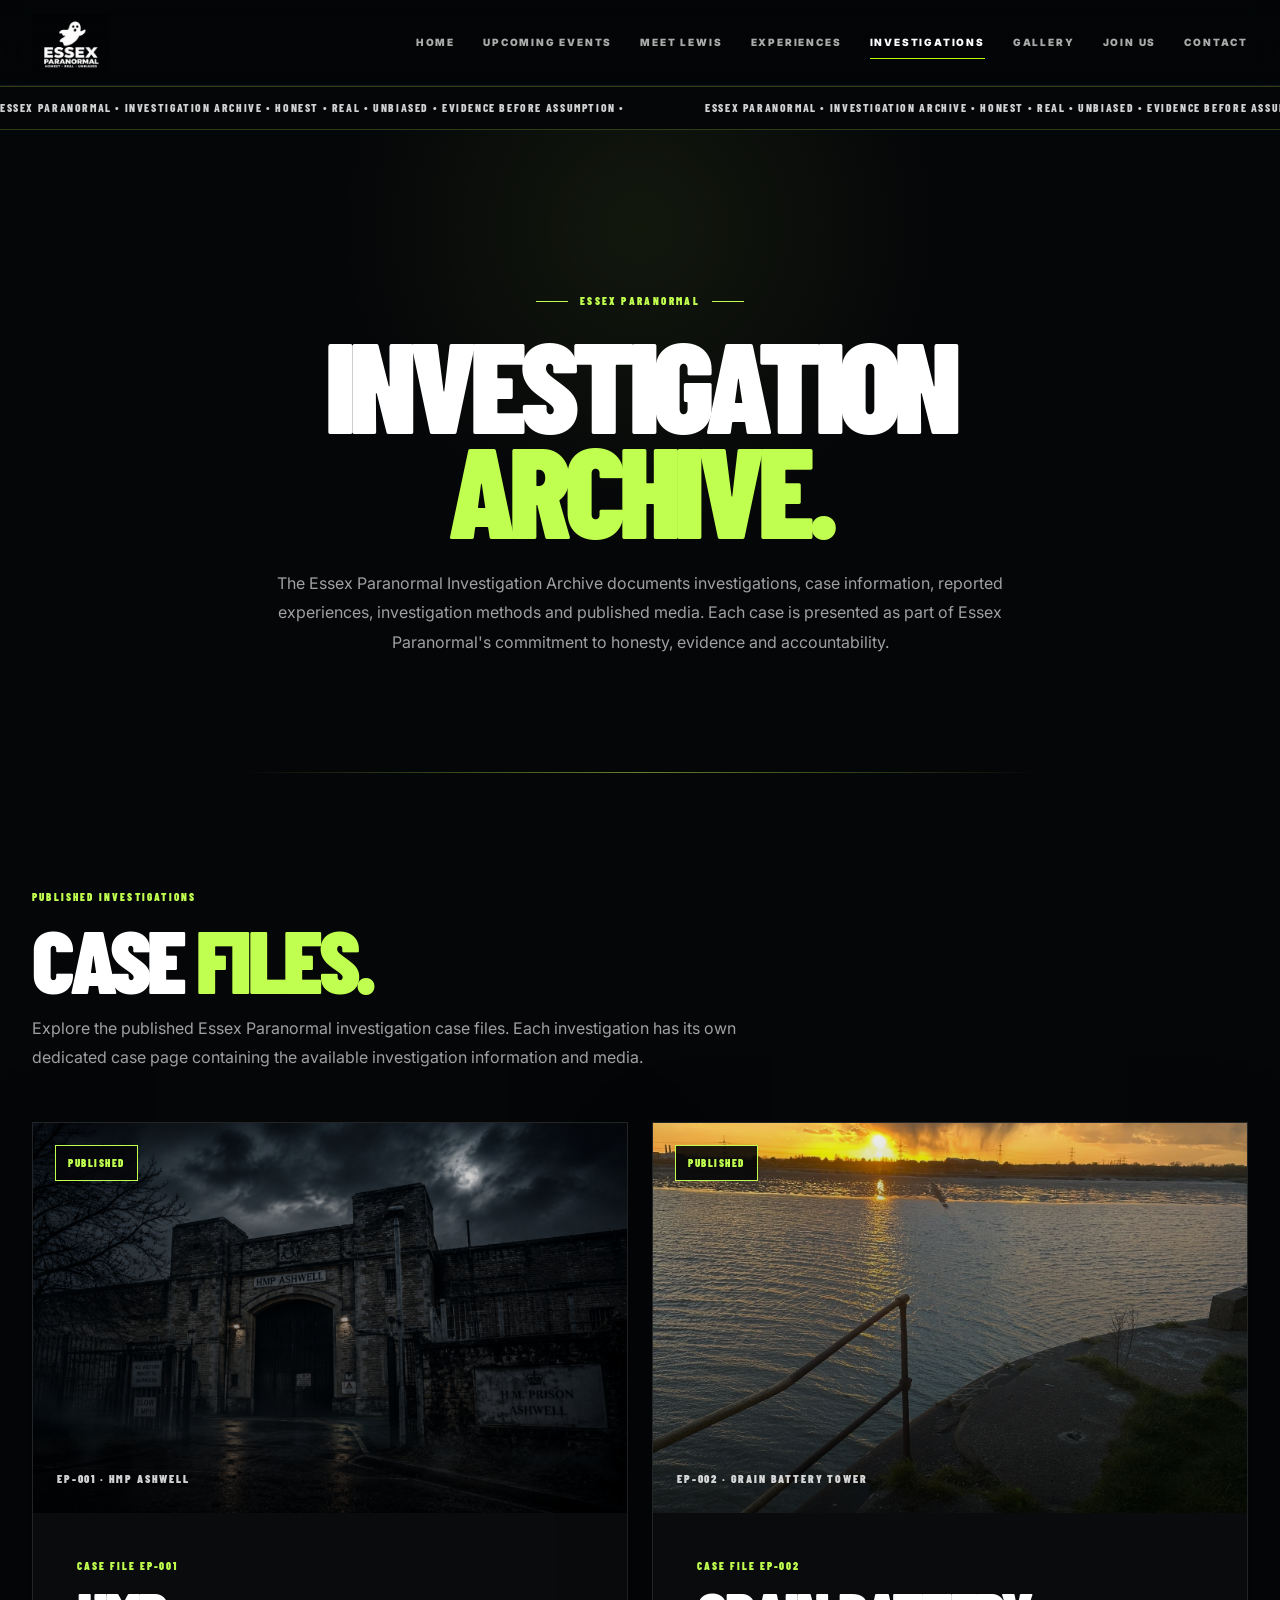
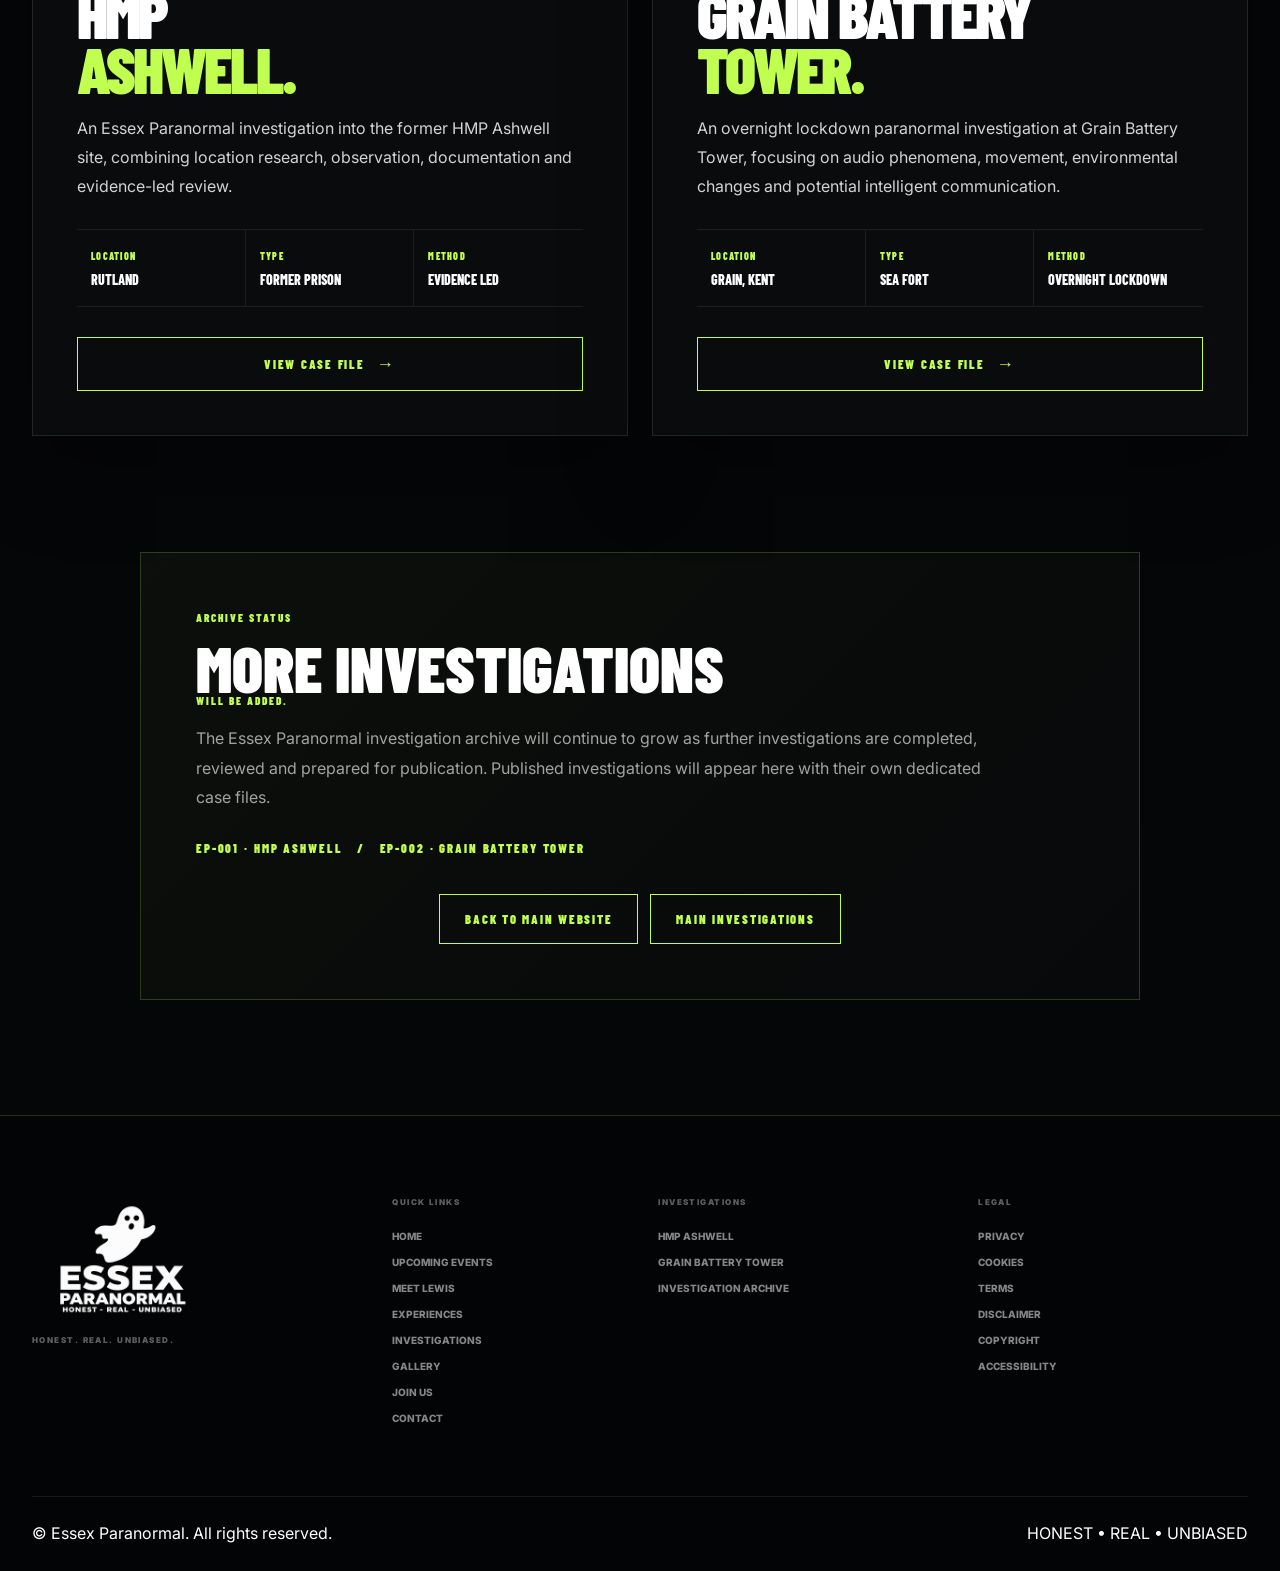
<file: investigations/index.html>
<!DOCTYPE html>
<html lang="en-GB">

<head>

    <meta charset="UTF-8">

    <meta
        name="viewport"
        content="width=device-width, initial-scale=1.0, viewport-fit=cover"
    >

    <meta
        name="description"
        content="Essex Paranormal Investigation Archive. EP-001 HMP Ashwell and EP-002 Grain Battery Tower. Evidence-led paranormal investigations, documented experiences and investigation media."
    >

    <meta
        name="robots"
        content="index, follow"
    >

    <meta
        name="theme-color"
        content="#050608"
    >

    <meta
        name="color-scheme"
        content="dark"
    >

    <title>
        Investigation Archive | Essex Paranormal
    </title>

    <link
        rel="preconnect"
        href="https://fonts.googleapis.com"
    >

    <link
        rel="preconnect"
        href="https://fonts.gstatic.com"
        crossorigin
    >

    <link
        href="https://fonts.googleapis.com/css2?family=Barlow+Condensed:wght@400;500;600;700;800;900&family=Inter:wght@400;500;600;700;800&display=swap"
        rel="stylesheet"
    >

    <link
        rel="stylesheet"
        href="/style.css"
    >

    <style>

        :root {

            --archive-green: #c0ff4f;
            --archive-green-bright: #d5ff78;
            --archive-black: #050608;
            --archive-panel: #090b0d;
            --archive-white: #ffffff;
            --archive-text: rgba(255,255,255,.82);
            --archive-muted: rgba(255,255,255,.62);
            --archive-border: rgba(192,255,79,.22);
            --archive-border-strong: rgba(192,255,79,.45);

        }


        html {

            scroll-behavior: smooth;
            overflow-x: hidden;

        }


        body {

            margin: 0;
            overflow-x: hidden;
            background: var(--archive-black);
            color: var(--archive-white);

        }


        img {

            max-width: 100%;

        }


        /* =========================================================
           HEADER
           ========================================================= */

        .site-header {

            position: relative;
            z-index: 9000;

        }


        .brand-logo-crop {

            display: block;
            width: 78px;
            height: 58px;
            overflow: hidden;
            background: transparent;

        }


        .brand-logo {

            display: block;
            width: 100%;
            height: 100%;
            object-fit: contain;

        }


        /* =========================================================
           TICKER
           ========================================================= */

        .construction-ticker {

            position: relative;
            z-index: 100;
            width: 100%;
            overflow: hidden;
            padding: 11px 0;
            background: #050608;
            border-top: 1px solid rgba(192,255,79,.22);
            border-bottom: 1px solid rgba(192,255,79,.22);

        }


        .construction-ticker-track {

            display: flex;
            width: max-content;
            white-space: nowrap;
            animation: archiveTicker 28s linear infinite;

        }


        .construction-ticker-track span {

            display: block;
            flex-shrink: 0;
            padding-right: 80px;
            color: rgba(255,255,255,.82);
            font-family: "Barlow Condensed", sans-serif;
            font-size: .72rem;
            font-weight: 800;
            letter-spacing: .14em;

        }


        @keyframes archiveTicker {

            from {
                transform: translateX(0);
            }

            to {
                transform: translateX(-50%);
            }

        }


        /* =========================================================
           ARCHIVE INTRO
           ========================================================= */

        .archive-page {

            min-height: 100vh;
            background: #050608;

        }


        .archive-intro {

            position: relative;
            overflow: hidden;
            padding: clamp(90px,12vw,160px) 0 clamp(70px,9vw,115px);
            text-align: center;
            background:
                radial-gradient(
                    circle at 50% 15%,
                    rgba(192,255,79,.07),
                    transparent 36%
                ),
                #050608;

        }


        .archive-intro::after {

            content: "";
            position: absolute;
            left: 50%;
            bottom: 0;
            width: min(800px,80%);
            height: 1px;
            transform: translateX(-50%);
            background:
                linear-gradient(
                    90deg,
                    transparent,
                    rgba(192,255,79,.5),
                    transparent
                );

        }


        .archive-intro-inner {

            position: relative;
            z-index: 2;
            max-width: 1000px;
            margin: 0 auto;

        }


        .archive-kicker {

            display: inline-flex;
            align-items: center;
            gap: 12px;
            margin-bottom: 20px;
            color: var(--archive-green);
            font-family: "Barlow Condensed", sans-serif;
            font-size: .68rem;
            font-weight: 900;
            letter-spacing: .22em;
            text-transform: uppercase;

        }


        .archive-kicker::before,
        .archive-kicker::after {

            content: "";
            width: 32px;
            height: 1px;
            background: var(--archive-green);

        }


        .archive-intro h1 {

            margin: 0 0 28px;
            color: #fff;
            font-family: "Barlow Condensed", sans-serif;
            font-size: clamp(4rem,10vw,9rem);
            line-height: .82;
            font-weight: 900;
            letter-spacing: -.055em;
            text-transform: uppercase;

        }


        .archive-intro h1 span {

            display: block;
            color: var(--archive-green);

        }


        .archive-intro-description {

            max-width: 780px;
            margin: 0 auto;
            color: var(--archive-muted);
            font-size: 1rem;
            line-height: 1.85;

        }


        /* =========================================================
           CASE ARCHIVE GRID
           ========================================================= */

        .archive-cases {

            padding: clamp(70px,9vw,120px) 0;

        }


        .archive-section-heading {

            max-width: 900px;
            margin-bottom: 50px;

        }


        .archive-section-heading span {

            display: block;
            margin-bottom: 14px;
            color: var(--archive-green);
            font-family: "Barlow Condensed", sans-serif;
            font-size: .68rem;
            font-weight: 900;
            letter-spacing: .20em;
            text-transform: uppercase;

        }


        .archive-section-heading h2 {

            margin: 0 0 18px;
            color: #fff;
            font-family: "Barlow Condensed", sans-serif;
            font-size: clamp(3.2rem,7vw,6.5rem);
            line-height: .85;
            font-weight: 900;
            letter-spacing: -.05em;
            text-transform: uppercase;

        }


        .archive-section-heading h2 strong {

            color: var(--archive-green);
            font-weight: 900;

        }


        .archive-section-heading p {

            max-width: 720px;
            margin: 0;
            color: var(--archive-muted);
            line-height: 1.8;

        }


        .archive-grid {

            display: grid;
            grid-template-columns: repeat(2,minmax(0,1fr));
            gap: 24px;

        }


        /* =========================================================
           CASE CARD
           ========================================================= */

        .archive-card {

            position: relative;
            display: flex;
            flex-direction: column;
            overflow: hidden;
            border: 1px solid rgba(255,255,255,.10);
            background: #090b0d;
            box-shadow: 0 30px 80px rgba(0,0,0,.35);

        }


        .archive-card-image {

            position: relative;
            height: 390px;
            overflow: hidden;
            background: #000;

        }


        .archive-card-image::after {

            content: "";
            position: absolute;
            inset: 0;
            background:
                linear-gradient(
                    180deg,
                    rgba(0,0,0,.05),
                    rgba(0,0,0,.72)
                );

        }


        .archive-card-image img {

            display: block;
            width: 100%;
            height: 100%;
            object-fit: cover;
            transition: transform .45s ease;

        }


        .archive-card:hover .archive-card-image img {

            transform: scale(1.035);

        }


        .archive-card-status {

            position: absolute;
            top: 22px;
            left: 22px;
            z-index: 2;
            padding: 8px 12px;
            border: 1px solid var(--archive-green);
            background: rgba(5,6,8,.88);
            color: var(--archive-green);
            font-family: "Barlow Condensed", sans-serif;
            font-size: .68rem;
            font-weight: 900;
            letter-spacing: .14em;
            text-transform: uppercase;

        }


        .archive-card-case {

            position: absolute;
            left: 24px;
            bottom: 24px;
            z-index: 2;
            color: rgba(255,255,255,.82);
            font-family: "Barlow Condensed", sans-serif;
            font-size: .72rem;
            font-weight: 900;
            letter-spacing: .16em;
            text-transform: uppercase;

        }


        .archive-card-content {

            display: flex;
            flex-direction: column;
            flex: 1;
            padding: clamp(28px,4vw,44px);

        }


        .archive-card-kicker {

            margin-bottom: 12px;
            color: var(--archive-green);
            font-family: "Barlow Condensed", sans-serif;
            font-size: .68rem;
            font-weight: 900;
            letter-spacing: .18em;
            text-transform: uppercase;

        }


        .archive-card h3 {

            margin: 0 0 18px;
            color: #fff;
            font-family: "Barlow Condensed", sans-serif;
            font-size: clamp(2.7rem,5vw,5rem);
            line-height: .85;
            font-weight: 900;
            letter-spacing: -.045em;
            text-transform: uppercase;

        }


        .archive-card h3 span {

            display: block;
            color: var(--archive-green);

        }


        .archive-card-description {

            margin: 0 0 28px;
            color: var(--archive-text);
            line-height: 1.8;

        }


        .archive-card-meta {

            display: grid;
            grid-template-columns: repeat(3,minmax(0,1fr));
            margin-top: auto;
            margin-bottom: 30px;
            border-top: 1px solid rgba(255,255,255,.08);
            border-bottom: 1px solid rgba(255,255,255,.08);

        }


        .archive-meta-item {

            min-width: 0;
            padding: 18px 14px;
            border-right: 1px solid rgba(255,255,255,.08);

        }


        .archive-meta-item:last-child {

            border-right: 0;

        }


        .archive-meta-item small {

            display: block;
            margin-bottom: 7px;
            color: var(--archive-green);
            font-family: "Barlow Condensed", sans-serif;
            font-size: .62rem;
            font-weight: 900;
            letter-spacing: .13em;
            text-transform: uppercase;

        }


        .archive-meta-item strong {

            display: block;
            color: #fff;
            font-family: "Barlow Condensed", sans-serif;
            font-size: .88rem;
            line-height: 1.2;
            font-weight: 800;
            text-transform: uppercase;

        }


        .archive-card-button {

            display: inline-flex;
            align-items: center;
            justify-content: center;
            min-height: 54px;
            padding: 0 25px;
            border: 1px solid var(--archive-green);
            color: var(--archive-green);
            background: transparent;
            text-decoration: none;
            font-family: "Barlow Condensed", sans-serif;
            font-size: .78rem;
            font-weight: 900;
            letter-spacing: .14em;
            text-transform: uppercase;
            transition:
                background .25s ease,
                color .25s ease;

        }


        .archive-card-button span {

            margin-left: 12px;
            font-size: 1.1rem;

        }


        .archive-card-button:hover {

            background: var(--archive-green);
            color: #050608;

        }


        /* =========================================================
           ARCHIVE STATUS
           ========================================================= */

        .archive-status {

            padding: 0 0 clamp(75px,9vw,120px);

        }


        .archive-status-box {

            max-width: 1000px;
            margin: 0 auto;
            padding: clamp(32px,5vw,55px);
            border: 1px solid rgba(192,255,79,.20);
            background:
                linear-gradient(
                    135deg,
                    rgba(192,255,79,.035),
                    rgba(255,255,255,.012)
                );

        }


        .archive-status-box span {

            display: block;
            margin-bottom: 12px;
            color: var(--archive-green);
            font-family: "Barlow Condensed", sans-serif;
            font-size: .7rem;
            font-weight: 900;
            letter-spacing: .18em;
            text-transform: uppercase;

        }


        .archive-status-box h2 {

            margin: 0 0 18px;
            color: #fff;
            font-family: "Barlow Condensed", sans-serif;
            font-size: clamp(2.8rem,5vw,5rem);
            line-height: .9;
            font-weight: 900;
            text-transform: uppercase;

        }


        .archive-status-box p {

            max-width: 800px;
            margin: 0;
            color: var(--archive-muted);
            line-height: 1.85;

        }


        .archive-status-box strong {

            display: block;
            margin-top: 25px;
            color: var(--archive-green);
            font-family: "Barlow Condensed", sans-serif;
            font-size: .78rem;
            font-weight: 900;
            letter-spacing: .15em;
            text-transform: uppercase;

        }


        .archive-actions {

            display: flex;
            justify-content: center;
            gap: 12px;
            flex-wrap: wrap;
            margin-top: 35px;

        }


        .archive-button {

            display: inline-flex;
            align-items: center;
            justify-content: center;
            min-height: 50px;
            padding: 0 25px;
            border: 1px solid var(--archive-green);
            color: var(--archive-green);
            background: transparent;
            text-decoration: none;
            font-family: "Barlow Condensed", sans-serif;
            font-size: .78rem;
            font-weight: 900;
            letter-spacing: .14em;
            text-transform: uppercase;
            transition:
                background .25s ease,
                color .25s ease;

        }


        .archive-button:hover {

            background: var(--archive-green);
            color: #050608;

        }


        /* =========================================================
           FOOTER
           ========================================================= */

        .site-footer {

            background: #030405;
            border-top: 1px solid rgba(192,255,79,.18);

        }


        .footer-links a:hover {

            color: var(--archive-green);

        }


        /* =========================================================
           TABLET
           ========================================================= */

        @media (max-width: 1000px) {

            .archive-grid {

                grid-template-columns: 1fr;

            }


            .archive-card-image {

                height: 420px;

            }

        }


        /* =========================================================
           MOBILE
           ========================================================= */

        @media (max-width: 700px) {

            .construction-ticker {

                padding: 9px 0;

            }


            .construction-ticker-track span {

                padding-right: 55px;
                font-size: .62rem;
                letter-spacing: .10em;

            }


            .archive-intro {

                padding: 75px 0 65px;

            }


            .archive-kicker::before,
            .archive-kicker::after {

                width: 20px;

            }


            .archive-intro h1 {

                font-size: clamp(3.5rem,18vw,6rem);

            }


            .archive-intro-description {

                font-size: .92rem;

            }


            .archive-cases {

                padding: 70px 0;

            }


            .archive-section-heading {

                margin-bottom: 35px;

            }


            .archive-section-heading h2 {

                font-size: clamp(3rem,15vw,4.8rem);

            }


            .archive-card-image {

                height: 280px;

            }


            .archive-card-content {

                padding: 26px 22px;

            }


            .archive-card h3 {

                font-size: clamp(2.8rem,14vw,4.5rem);

            }


            .archive-card-meta {

                grid-template-columns: 1fr;

            }


            .archive-meta-item {

                border-right: 0;
                border-bottom: 1px solid rgba(255,255,255,.08);

            }


            .archive-meta-item:last-child {

                border-bottom: 0;

            }


            .archive-status {

                padding-bottom: 70px;

            }


            .archive-status-box {

                padding: 30px 24px;

            }


            .archive-actions {

                flex-direction: column;

            }


            .archive-button {

                width: 100%;

            }

        }


        @media (prefers-reduced-motion: reduce) {

            html {

                scroll-behavior: auto;

            }


            .construction-ticker-track {

                animation: none;

            }


            .archive-card-image img {

                transition: none;

            }


            .archive-card-button,
            .archive-button {

                transition: none;

            }

        }

    </style>

</head>


<body>


    <!-- =========================================================
         HEADER
         ========================================================= -->

    <header class="site-header">

        <div class="container header-container">

            <a
                href="/"
                class="brand"
                aria-label="Essex Paranormal home"
            >

                <span class="brand-logo-crop">

                    <img
                        src="/essex-paranormal-logo.png"
                        alt="Essex Paranormal"
                        class="brand-logo"
                        decoding="async"
                    >

                </span>

            </a>


            <nav
                id="main-navigation"
                aria-label="Main navigation"
            >

                <a href="/#home">
                    HOME
                </a>

                <a href="/#upcoming-events">
                    UPCOMING EVENTS
                </a>

                <a href="/#about">
                    MEET LEWIS
                </a>

                <a href="/#experiences">
                    EXPERIENCES
                </a>

                <a
                    href="/investigations/"
                    class="active"
                >
                    INVESTIGATIONS
                </a>

                <a href="/#gallery">
                    GALLERY
                </a>

                <a href="/#community">
                    JOIN US
                </a>

                <a href="/#contact">
                    CONTACT
                </a>

            </nav>


            <button
                class="menu-toggle"
                type="button"
                aria-label="Open navigation menu"
                aria-expanded="false"
                aria-controls="main-navigation"
            >

                <span></span>
                <span></span>
                <span></span>

            </button>

        </div>

    </header>


    <!-- =========================================================
         TICKER
         ========================================================= -->

    <div
        class="construction-ticker"
        role="status"
        aria-label="Essex Paranormal investigation archive"
    >

        <div class="construction-ticker-track">

            <span>
                ESSEX PARANORMAL • INVESTIGATION ARCHIVE • HONEST • REAL • UNBIASED • EVIDENCE BEFORE ASSUMPTION •
            </span>

            <span aria-hidden="true">
                ESSEX PARANORMAL • INVESTIGATION ARCHIVE • HONEST • REAL • UNBIASED • EVIDENCE BEFORE ASSUMPTION •
            </span>

        </div>

    </div>


    <main class="archive-page">


        <!-- =====================================================
             ARCHIVE INTRO
             ===================================================== -->

        <section class="archive-intro">

            <div class="container">

                <div class="archive-intro-inner">

                    <div class="archive-kicker">
                        ESSEX PARANORMAL
                    </div>


                    <h1>
                        INVESTIGATION
                        <span>ARCHIVE.</span>
                    </h1>


                    <p class="archive-intro-description">
                        The Essex Paranormal Investigation Archive documents investigations, case information, reported experiences, investigation methods and published media. Each case is presented as part of Essex Paranormal's commitment to honesty, evidence and accountability.
                    </p>

                </div>

            </div>

        </section>


        <!-- =====================================================
             PUBLISHED CASE FILES
             ===================================================== -->

        <section class="archive-cases">

            <div class="container">

                <div class="archive-section-heading">

                    <span>
                        PUBLISHED INVESTIGATIONS
                    </span>


                    <h2>
                        CASE
                        <strong>FILES.</strong>
                    </h2>


                    <p>
                        Explore the published Essex Paranormal investigation case files. Each investigation has its own dedicated case page containing the available investigation information and media.
                    </p>

                </div>


                <div class="archive-grid">


                    <!-- =================================================
                         EP-001 HMP ASHWELL
                         ================================================= -->

                    <article
                        class="archive-card"
                        id="hmp-ashwell"
                    >

                        <div class="archive-card-image">

                            <img
                                src="/hmp-ashwell.PNG"
                                alt="Former HMP Ashwell prison entrance"
                                loading="eager"
                                decoding="async"
                            >


                            <span class="archive-card-status">
                                PUBLISHED
                            </span>


                            <span class="archive-card-case">
                                EP-001 · HMP ASHWELL
                            </span>

                        </div>


                        <div class="archive-card-content">

                            <div class="archive-card-kicker">
                                CASE FILE EP-001
                            </div>


                            <h3>
                                HMP
                                <span>ASHWELL.</span>
                            </h3>


                            <p class="archive-card-description">
                                An Essex Paranormal investigation into the former HMP Ashwell site, combining location research, observation, documentation and evidence-led review.
                            </p>


                            <div class="archive-card-meta">

                                <div class="archive-meta-item">

                                    <small>
                                        LOCATION
                                    </small>

                                    <strong>
                                        RUTLAND
                                    </strong>

                                </div>


                                <div class="archive-meta-item">

                                    <small>
                                        TYPE
                                    </small>

                                    <strong>
                                        FORMER PRISON
                                    </strong>

                                </div>


                                <div class="archive-meta-item">

                                    <small>
                                        METHOD
                                    </small>

                                    <strong>
                                        EVIDENCE LED
                                    </strong>

                                </div>

                            </div>


                            <a
                                href="/investigations/hmp-ashwell.html"
                                class="archive-card-button"
                            >
                                VIEW CASE FILE
                                <span>→</span>
                            </a>

                        </div>

                    </article>


                    <!-- =================================================
                         EP-002 GRAIN BATTERY
                         ================================================= -->

                    <article
                        class="archive-card"
                        id="grain-battery"
                    >

                        <div class="archive-card-image">

                            <img
                                src="/investigations/grain-battery-01.JPG"
                                alt="Grain Battery Tower sea fort investigation location"
                                loading="lazy"
                                decoding="async"
                            >


                            <span class="archive-card-status">
                                PUBLISHED
                            </span>


                            <span class="archive-card-case">
                                EP-002 · GRAIN BATTERY TOWER
                            </span>

                        </div>


                        <div class="archive-card-content">

                            <div class="archive-card-kicker">
                                CASE FILE EP-002
                            </div>


                            <h3>
                                GRAIN BATTERY
                                <span>TOWER.</span>
                            </h3>


                            <p class="archive-card-description">
                                An overnight lockdown paranormal investigation at Grain Battery Tower, focusing on audio phenomena, movement, environmental changes and potential intelligent communication.
                            </p>


                            <div class="archive-card-meta">

                                <div class="archive-meta-item">

                                    <small>
                                        LOCATION
                                    </small>

                                    <strong>
                                        GRAIN, KENT
                                    </strong>

                                </div>


                                <div class="archive-meta-item">

                                    <small>
                                        TYPE
                                    </small>

                                    <strong>
                                        SEA FORT
                                    </strong>

                                </div>


                                <div class="archive-meta-item">

                                    <small>
                                        METHOD
                                    </small>

                                    <strong>
                                        OVERNIGHT LOCKDOWN
                                    </strong>

                                </div>

                            </div>


                            <a
                                href="/investigations/grain-battery.html"
                                class="archive-card-button"
                            >
                                VIEW CASE FILE
                                <span>→</span>
                            </a>

                        </div>

                    </article>


                </div>

            </div>

        </section>


        <!-- =====================================================
             ARCHIVE STATUS
             ===================================================== -->

        <section class="archive-status">

            <div class="container">

                <div class="archive-status-box">

                    <span>
                        ARCHIVE STATUS
                    </span>


                    <h2>
                        MORE INVESTIGATIONS
                        <span style="color:#c0ff4f;">
                            WILL BE ADDED.
                        </span>
                    </h2>


                    <p>
                        The Essex Paranormal investigation archive will continue to grow as further investigations are completed, reviewed and prepared for publication. Published investigations will appear here with their own dedicated case files.
                    </p>


                    <strong>
                        EP-001 · HMP ASHWELL &nbsp; / &nbsp; EP-002 · GRAIN BATTERY TOWER
                    </strong>


                    <div class="archive-actions">

                        <a
                            href="/"
                            class="archive-button"
                        >
                            BACK TO MAIN WEBSITE
                        </a>


                        <a
                            href="/#investigations"
                            class="archive-button"
                        >
                            MAIN INVESTIGATIONS
                        </a>

                    </div>

                </div>

            </div>

        </section>


    </main>


    <!-- =========================================================
         FOOTER
         ========================================================= -->

    <footer class="site-footer">

        <div class="container">

            <div class="footer-main">


                <div class="footer-brand">

                    <span class="footer-logo-crop">

                        <img
                            src="/essex-paranormal-logo.png"
                            alt="Essex Paranormal"
                            decoding="async"
                        >

                    </span>


                    <p>
                        HONEST. REAL. UNBIASED.
                    </p>

                </div>


                <div class="footer-links">

                    <span>
                        QUICK LINKS
                    </span>


                    <a href="/">
                        HOME
                    </a>


                    <a href="/#upcoming-events">
                        UPCOMING EVENTS
                    </a>


                    <a href="/#about">
                        MEET LEWIS
                    </a>


                    <a href="/#experiences">
                        EXPERIENCES
                    </a>


                    <a href="/investigations/">
                        INVESTIGATIONS
                    </a>


                    <a href="/#gallery">
                        GALLERY
                    </a>


                    <a href="/#community">
                        JOIN US
                    </a>


                    <a href="/#contact">
                        CONTACT
                    </a>

                </div>


                <div class="footer-links">

                    <span>
                        INVESTIGATIONS
                    </span>


                    <a href="/investigations/hmp-ashwell.html">
                        HMP ASHWELL
                    </a>


                    <a href="/investigations/grain-battery.html">
                        GRAIN BATTERY TOWER
                    </a>


                    <a href="/investigations/">
                        INVESTIGATION ARCHIVE
                    </a>

                </div>


                <div class="footer-links">

                    <span>
                        LEGAL
                    </span>


                    <a href="/privacy-policy.html">
                        PRIVACY
                    </a>


                    <a href="/cookie-policy.html">
                        COOKIES
                    </a>


                    <a href="/terms.html">
                        TERMS
                    </a>


                    <a href="/disclaimer.html">
                        DISCLAIMER
                    </a>


                    <a href="/copyright.html">
                        COPYRIGHT
                    </a>


                    <a href="/accessibility.html">
                        ACCESSIBILITY
                    </a>

                </div>

            </div>


            <div class="footer-bottom">

                <span>
                    © <span id="current-year"></span> Essex Paranormal. All rights reserved.
                </span>


                <span>
                    HONEST • REAL • UNBIASED
                </span>

            </div>

        </div>

    </footer>


    <script src="/script.js"></script>


</body>

</html>
</file>
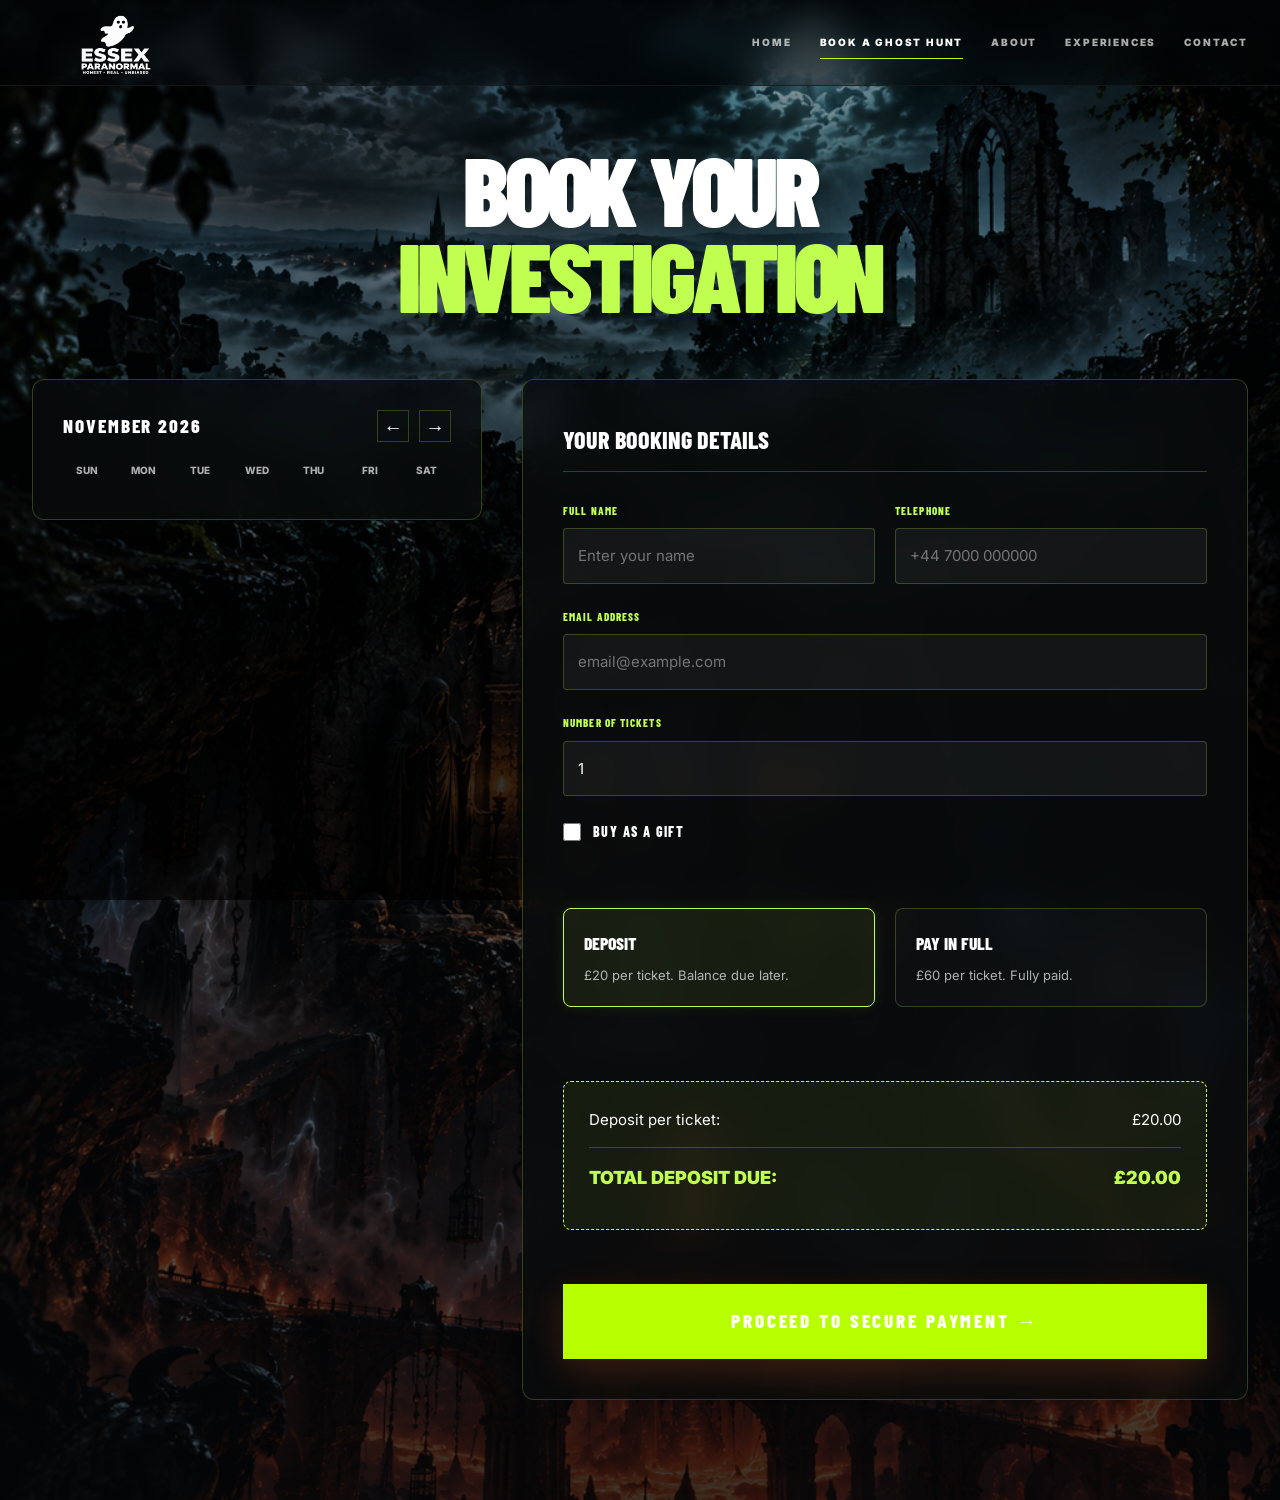
<file: bookings.html>
<!DOCTYPE html>
<html lang="en-GB">
<head>
    <meta charset="UTF-8">
    <meta name="viewport" content="width=device-width, initial-scale=1.0, viewport-fit=cover">
    <title>Book Your Investigation | Essex Paranormal</title>
    <link rel="preconnect" href="https://fonts.googleapis.com">
    <link rel="preconnect" href="https://fonts.gstatic.com" crossorigin>
    <link href="https://fonts.googleapis.com/css2?family=Barlow+Condensed:wght@400;500;600;700;800&family=Inter:wght@400;500;600;700;800&display=swap" rel="stylesheet">
    <link rel="stylesheet" href="/style.css">
    <style>
        :root {
            --ep-green: #C0FF4F;
            --ep-green-bright: #d5ff78;
            --ep-black: #050608;
            --ep-panel: rgba(9, 12, 14, 0.78);
            --ep-white: #ffffff;
            --ep-muted: rgba(255,255,255,.68);
            --ep-border: rgba(192,255,79,.22);
        }

        body {
            background: 
                linear-gradient(180deg, rgba(5,6,8,.32), rgba(5,6,8,.78)),
                url("/essex-paranormal-cinematic-background.webp") center top / cover fixed no-repeat;
            background-color: var(--ep-black);
            color: var(--ep-white);
            font-family: 'Inter', sans-serif;
        }

        .bookings-page {
            padding-top: calc(var(--header-height) + 60px);
            padding-bottom: 100px;
            min-height: 100svh;
        }

        .bookings-header {
            text-align: center;
            margin-bottom: 60px;
        }

        .bookings-header h1 {
            font-family: "Barlow Condensed", sans-serif;
            font-size: clamp(3rem, 8vw, 6rem);
            font-weight: 900;
            text-transform: uppercase;
            line-height: 0.9;
            letter-spacing: -0.045em;
            margin: 0;
        }

        .bookings-header h1 span {
            color: var(--ep-green);
            display: block;
        }

        .bookings-layout {
            display: grid;
            grid-template-columns: 1fr;
            gap: 40px;
            align-items: start;
        }

        @media (min-width: 1024px) {
            .bookings-layout {
                grid-template-columns: 450px 1fr;
            }
        }

        /* CALENDAR SECTION */
        .calendar-container {
            background: var(--ep-panel);
            border: 1px solid var(--ep-border);
            border-radius: 12px;
            padding: 30px;
            backdrop-filter: blur(16px);
            -webkit-backdrop-filter: blur(16px);
            position: sticky;
            top: calc(var(--header-height) + 20px);
        }

        .calendar-title {
            font-family: "Barlow Condensed", sans-serif;
            font-size: 1.2rem;
            font-weight: 800;
            letter-spacing: 0.1em;
            text-transform: uppercase;
            margin-bottom: 20px;
            display: flex;
            justify-content: space-between;
            align-items: center;
            color: var(--ep-white);
        }

        .calendar-nav {
            display: flex;
            gap: 10px;
        }

        .nav-btn {
            background: transparent;
            border: 1px solid var(--ep-border);
            color: var(--ep-white);
            width: 32px;
            height: 32px;
            cursor: pointer;
            display: grid;
            place-items: center;
            transition: all 0.2s ease;
        }

        .nav-btn:hover {
            border-color: var(--ep-green);
            color: var(--ep-green);
        }

        .calendar-grid {
            display: grid;
            grid-template-columns: repeat(7, 1fr);
            gap: 8px;
            text-align: center;
        }

        .day-label {
            font-size: 10px;
            font-weight: 800;
            color: var(--ep-muted);
            padding-bottom: 10px;
            text-transform: uppercase;
        }

        .day {
            aspect-ratio: 1;
            display: grid;
            place-items: center;
            font-size: 14px;
            cursor: pointer;
            border: 1px solid transparent;
            transition: all 0.2s ease;
            border-radius: 4px;
            color: var(--ep-white);
        }

        .day:hover {
            background: rgba(255,255,255,0.05);
            border-color: var(--ep-border);
        }

        .day.active {
            background: var(--ep-green);
            color: var(--ep-black);
            font-weight: 900;
        }

        .day.has-event {
            box-shadow: inset 0 0 0 2px var(--ep-green);
            color: #fff;
        }

        .day.disabled {
            color: rgba(255,255,255,0.2);
            cursor: not-allowed;
            pointer-events: none;
        }

        /* FORM SECTION */
        .booking-form-container {
            background: var(--ep-panel);
            border: 1px solid var(--ep-border);
            border-radius: 12px;
            padding: 40px;
            backdrop-filter: blur(16px);
            -webkit-backdrop-filter: blur(16px);
        }

        .form-section-title {
            font-family: "Barlow Condensed", sans-serif;
            font-size: 1.5rem;
            font-weight: 800;
            text-transform: uppercase;
            margin-bottom: 30px;
            color: var(--ep-white);
            border-bottom: 1px solid var(--ep-border);
            padding-bottom: 10px;
        }

        .booking-form {
            display: grid;
            grid-template-columns: 1fr;
            gap: 24px;
        }

        .form-row {
            display: grid;
            grid-template-columns: 1fr 1fr;
            gap: 20px;
        }

        @media (max-width: 600px) {
            .form-row { grid-template-columns: 1fr; }
        }

        .field {
            display: flex;
            flex-direction: column;
            gap: 8px;
        }

        .field label {
            font-family: "Barlow Condensed", sans-serif;
            font-size: 11px;
            font-weight: 800;
            letter-spacing: 0.1em;
            text-transform: uppercase;
            color: var(--ep-green);
        }

        .field input, .field textarea, .field select {
            background: rgba(255,255,255,0.05);
            border: 1px solid var(--ep-border);
            padding: 14px;
            color: #fff;
            border-radius: 4px;
            font-family: 'Inter', sans-serif;
            font-size: 15px;
            transition: border-color 0.2s ease;
        }

        .field input:focus, .field textarea:focus {
            outline: none;
            border-color: var(--ep-green);
        }

        /* PAYMENT OPTIONS */
        .payment-grid {
            display: grid;
            grid-template-columns: repeat(auto-fit, minmax(200px, 1fr));
            gap: 20px;
            margin: 20px 0;
        }

        .payment-card {
            border: 1px solid var(--ep-border);
            padding: 20px;
            border-radius: 8px;
            cursor: pointer;
            transition: all 0.3s ease;
            background: rgba(255,255,255,0.02);
            display: flex;
            flex-direction: column;
            gap: 5px;
        }

        .payment-card.selected {
            border-color: var(--ep-green);
            background: rgba(192,255,79,0.08);
            box-shadow: 0 0 15px rgba(192,255,79,0.1);
        }

        .payment-card h4 {
            font-family: "Barlow Condensed", sans-serif;
            font-size: 1.1rem;
            font-weight: 800;
            margin: 0;
            color: #fff;
            text-transform: uppercase;
        }

        .payment-card p {
            font-size: 13px;
            color: var(--ep-muted);
            margin: 0;
        }

        /* GIFT OPTION */
        .gift-toggle {
            display: flex;
            align-items: center;
            gap: 12px;
            margin-bottom: 20px;
            cursor: pointer;
            user-select: none;
        }

        .gift-toggle input {
            accent-color: var(--ep-green);
            width: 18px;
            height: 18px;
        }

        .gift-toggle span {
            font-family: "Barlow Condensed", sans-serif;
            font-size: 14px;
            font-weight: 800;
            text-transform: uppercase;
            letter-spacing: 0.1em;
        }

        .gift-fields {
            display: none;
            grid-template-columns: 1fr;
            gap: 20px;
            padding: 20px;
            background: rgba(255,255,255,0.03);
            border-radius: 8px;
            border-left: 3px solid var(--ep-green);
            margin-bottom: 20px;
        }

        .gift-fields.active { display: grid; }

        /* SUMMARY */
        .booking-summary {
            margin-top: 30px;
            padding: 25px;
            background: rgba(192,255,79,0.07);
            border: 1px dashed var(--ep-green);
            border-radius: 8px;
        }

        .summary-row {
            display: flex;
            justify-content: space-between;
            margin-bottom: 10px;
            font-size: 15px;
        }

        .summary-row.total {
            margin-top: 15px;
            padding-top: 15px;
            border-top: 1px solid var(--ep-border);
            font-weight: 900;
            font-size: 18px;
            color: var(--ep-green);
        }

        .submit-btn {
            width: 100%;
            margin-top: 30px;
            padding: 20px;
            font-family: "Barlow Condensed", sans-serif;
            font-size: 1.2rem;
            font-weight: 800;
            text-transform: uppercase;
            letter-spacing: 0.15em;
        }
    </style>
</head>
<body>

    <header class="site-header">
        <div class="container header-container">
            <a href="/" class="brand">
                <div class="brand-logo-crop">
                    <img src="/essex-paranormal-logo.png" alt="Essex Paranormal" class="brand-logo">
                </div>
            </a>
            <nav id="main-navigation">
                <a href="index.html#home">HOME</a>
                <a href="bookings.html" class="active">BOOK A GHOST HUNT</a>
                <a href="index.html#about">ABOUT</a>
                <a href="index.html#experiences">EXPERIENCES</a>
                <a href="index.html#contact">CONTACT</a>
            </nav>
            <button class="menu-toggle" aria-label="Open menu">
                <span></span><span></span><span></span>
            </button>
        </div>
    </header>

    <main class="bookings-page">
        <div class="container">
            <div class="bookings-header">
                <h1>BOOK YOUR <span>INVESTIGATION</span></h1>
            </div>

            <div class="bookings-layout">
                <!-- Left: Calendar -->
                <aside class="calendar-container">
                    <div class="calendar-title">
                        <span id="monthDisplay">NOVEMBER 2026</span>
                        <div class="calendar-nav">
                            <button class="nav-btn" id="prevMonth">&larr;</button>
                            <button class="nav-btn" id="nextMonth">&rarr;</button>
                        </div>
                    </div>
                    <div class="calendar-grid" id="calendarGrid">
                        <div class="day-label">SUN</div><div class="day-label">MON</div>
                        <div class="day-label">TUE</div><div class="day-label">WED</div>
                        <div class="day-label">THU</div><div class="day-label">FRI</div>
                        <div class="day-label">SAT</div>
                    </div>
                </aside>

                <!-- Right: Booking Details -->
                <section class="booking-form-container">
                    <h3 class="form-section-title">YOUR BOOKING DETAILS</h3>
                    
                    <form class="booking-form" id="bookingForm">
                        <!-- Event Selection (Hidden input) -->
                        <input type="hidden" id="selectedEventId" name="event_id" required>

                        <div class="form-row">
                            <div class="field">
                                <label for="customerName">Full Name</label>
                                <input type="text" id="customerName" required placeholder="Enter your name">
                            </div>
                            <div class="field">
                                <label for="customerPhone">Telephone</label>
                                <input type="tel" id="customerPhone" required placeholder="+44 7000 000000">
                            </div>
                        </div>

                        <div class="field">
                            <label for="customerEmail">Email Address</label>
                            <input type="email" id="customerEmail" required placeholder="email@example.com">
                        </div>

                        <div class="field">
                            <label for="ticketQty">Number of Tickets</label>
                            <input type="number" id="ticketQty" min="1" max="10" value="1" required>
                        </div>

                        <!-- Gift Option -->
                        <label class="gift-toggle">
                            <input type="checkbox" id="isGift">
                            <span>Buy as a Gift</span>
                        </label>

                        <div id="giftFields" class="gift-fields">
                            <div class="field">
                                <label for="recipientName">Recipient's Full Name</label>
                                <input type="text" id="recipientName" placeholder="Who is this for?">
                            </div>
                            <div class="field">
                                <label for="recipientEmail">Recipient's Email (Optional)</label>
                                <input type="email" id="recipientEmail" placeholder="email@example.com">
                            </div>
                            <div class="field">
                                <label for="giftMessage">Personal Gift Message</label>
                                <textarea id="giftMessage" rows="3" placeholder="Your message..."></textarea>
                            </div>
                        </div>

                        <div class="payment-grid">
                            <div class="payment-card selected" data-type="deposit">
                                <h4>Deposit</h4>
                                <p>£20 per ticket. Balance due later.</p>
                            </div>
                            <div class="payment-card" data-type="full">
                                <h4>Pay in Full</h4>
                                <p>£60 per ticket. Fully paid.</p>
                            </div>
                        </div>

                        <div class="booking-summary">
                            <div class="summary-row">
                                <span id="paymentLabel">Deposit per ticket:</span>
                                <span id="perTicketPrice">£20.00</span>
                            </div>
                            <div class="summary-row total">
                                <span id="totalLabel">TOTAL DEPOSIT DUE:</span>
                                <span id="totalDue">£20.00</span>
                            </div>
                        </div>

                        <button type="submit" class="button button-primary submit-btn">
                            PROCEED TO SECURE PAYMENT &rarr;
                        </button>
                    </form>
                </section>
            </div>
        </div>
    </main>

    <script src="/script.js" defer></script>
    <script>
        document.addEventListener('DOMContentLoaded', () => {
            const calendarGrid = document.getElementById('calendarGrid');
            const monthDisplay = document.getElementById('monthDisplay');
            const bookingForm = document.getElementById('bookingForm');
            const ticketQtyInput = document.getElementById('ticketQty');
            const totalDueEl = document.getElementById('totalDue');
            const perTicketPriceEl = document.getElementById('perTicketPrice');
            const totalLabelEl = document.getElementById('totalLabel');
            const paymentLabelEl = document.getElementById('paymentLabel');
            const giftCheckbox = document.getElementById('isGift');
            const giftFields = document.getElementById('giftFields');

            let currentDate = new Date();
            let selectedDate = new Date();
            let paymentType = 'deposit';

            // Mock Events (Sourced from Supabase in production)
            const mockEvents = [
                { id: 'ev_001', title: 'HMP Ashwell Overnight', date: '2026-11-15', price: 60 },
                { id: 'ev_002', title: 'Grain Battery Tower', date: '2026-11-22', price: 60 }
            ];

            function renderCalendar() {
                const labels = document.querySelectorAll('.day-label');
                calendarGrid.innerHTML = '';
                labels.forEach(l => calendarGrid.appendChild(l));

                const year = currentDate.getFullYear();
                const month = currentDate.getMonth();
                monthDisplay.textContent = new Intl.DateTimeFormat('en-GB', { month: 'long', year: 'numeric' }).toUpperCase();

                const firstDay = new Date(year, month, 1).getDay();
                const daysInMonth = new Date(year, month + 1, 0).getDate();

                for (let i = 0; i < firstDay; i++) {
                    const div = document.createElement('div');
                    div.className = 'day disabled';
                    calendarGrid.appendChild(div);
                }

                for (let d = 1; d <= daysInMonth; d++) {
                    const dateStr = `${year}-${String(month + 1).padStart(2, '0')}-${String(d).padStart(2, '0')}`;
                    const day = document.createElement('div');
                    day.className = 'day';
                    day.textContent = d;

                    if (dateStr === selectedDate.toISOString().split('T')[0]) day.classList.add('active');
                    if (mockEvents.some(e => e.date === dateStr)) day.classList.add('has-event');

                    day.onclick = () => {
                        selectedDate = new Date(year, month, d);
                        document.getElementById('selectedEventId').value = mockEvents.find(e => e.date === dateStr)?.id || '';
                        renderCalendar();
                    };
                    calendarGrid.appendChild(day);
                }
            }

            function updatePricing() {
                const qty = parseInt(ticketQtyInput.value) || 1;
                const perTicket = paymentType === 'deposit' ? 20 : 60;
                perTicketPriceEl.textContent = `£${perTicket}.00`;
                totalDueEl.textContent = `£${(qty * perTicket).toFixed(2)}`;
                paymentLabelEl.textContent = paymentType === 'deposit' ? 'Deposit per ticket:' : 'Full price per ticket:';
                totalLabelEl.textContent = paymentType === 'deposit' ? 'TOTAL DEPOSIT DUE:' : 'TOTAL DUE:';
            }

            ticketQtyInput.oninput = updatePricing;

            document.querySelectorAll('.payment-card').forEach(card => {
                card.onclick = () => {
                    document.querySelectorAll('.payment-card').forEach(c => c.classList.remove('selected'));
                    card.classList.add('selected');
                    paymentType = card.dataset.type;
                    updatePricing();
                };
            });

            giftCheckbox.onchange = () => {
                giftFields.classList.toggle('active', giftCheckbox.checked);
            };

            bookingForm.onsubmit = (e) => {
                e.preventDefault();
                const eventId = document.getElementById('selectedEventId').value;
                if (!eventId) return alert('Please select a date with an available investigation first.');
                
                alert(`Integration Boundary: Redirecting to SumUp for ${paymentType} payment of ${totalDueEl.textContent}.\nEvent ID: ${eventId}\nGift: ${giftCheckbox.checked}`);
            };

            document.getElementById('prevMonth').onclick = () => { currentDate.setMonth(currentDate.getMonth() - 1); renderCalendar(); };
            document.getElementById('nextMonth').onclick = () => { currentDate.setMonth(currentDate.getMonth() + 1); renderCalendar(); };

            renderCalendar();
            updatePricing();
        });
    </script>
</body>
</html>
</file>
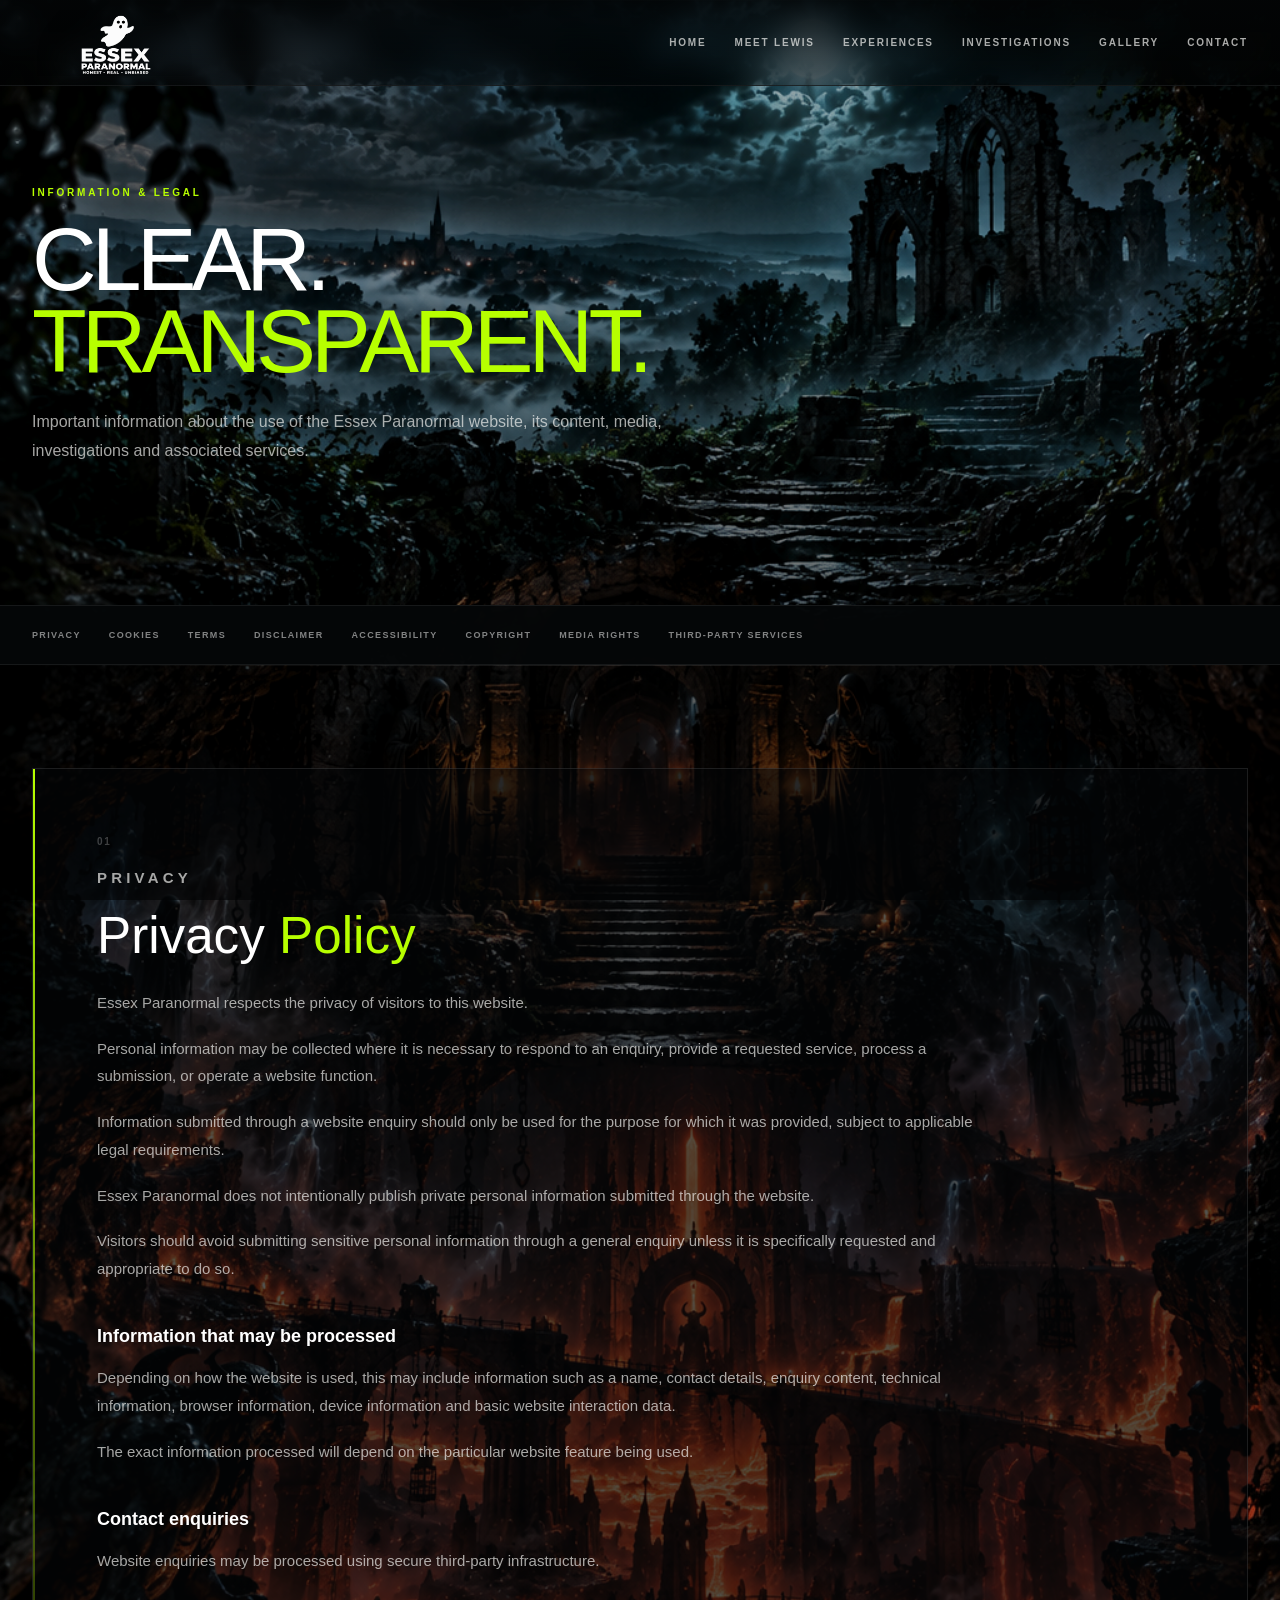
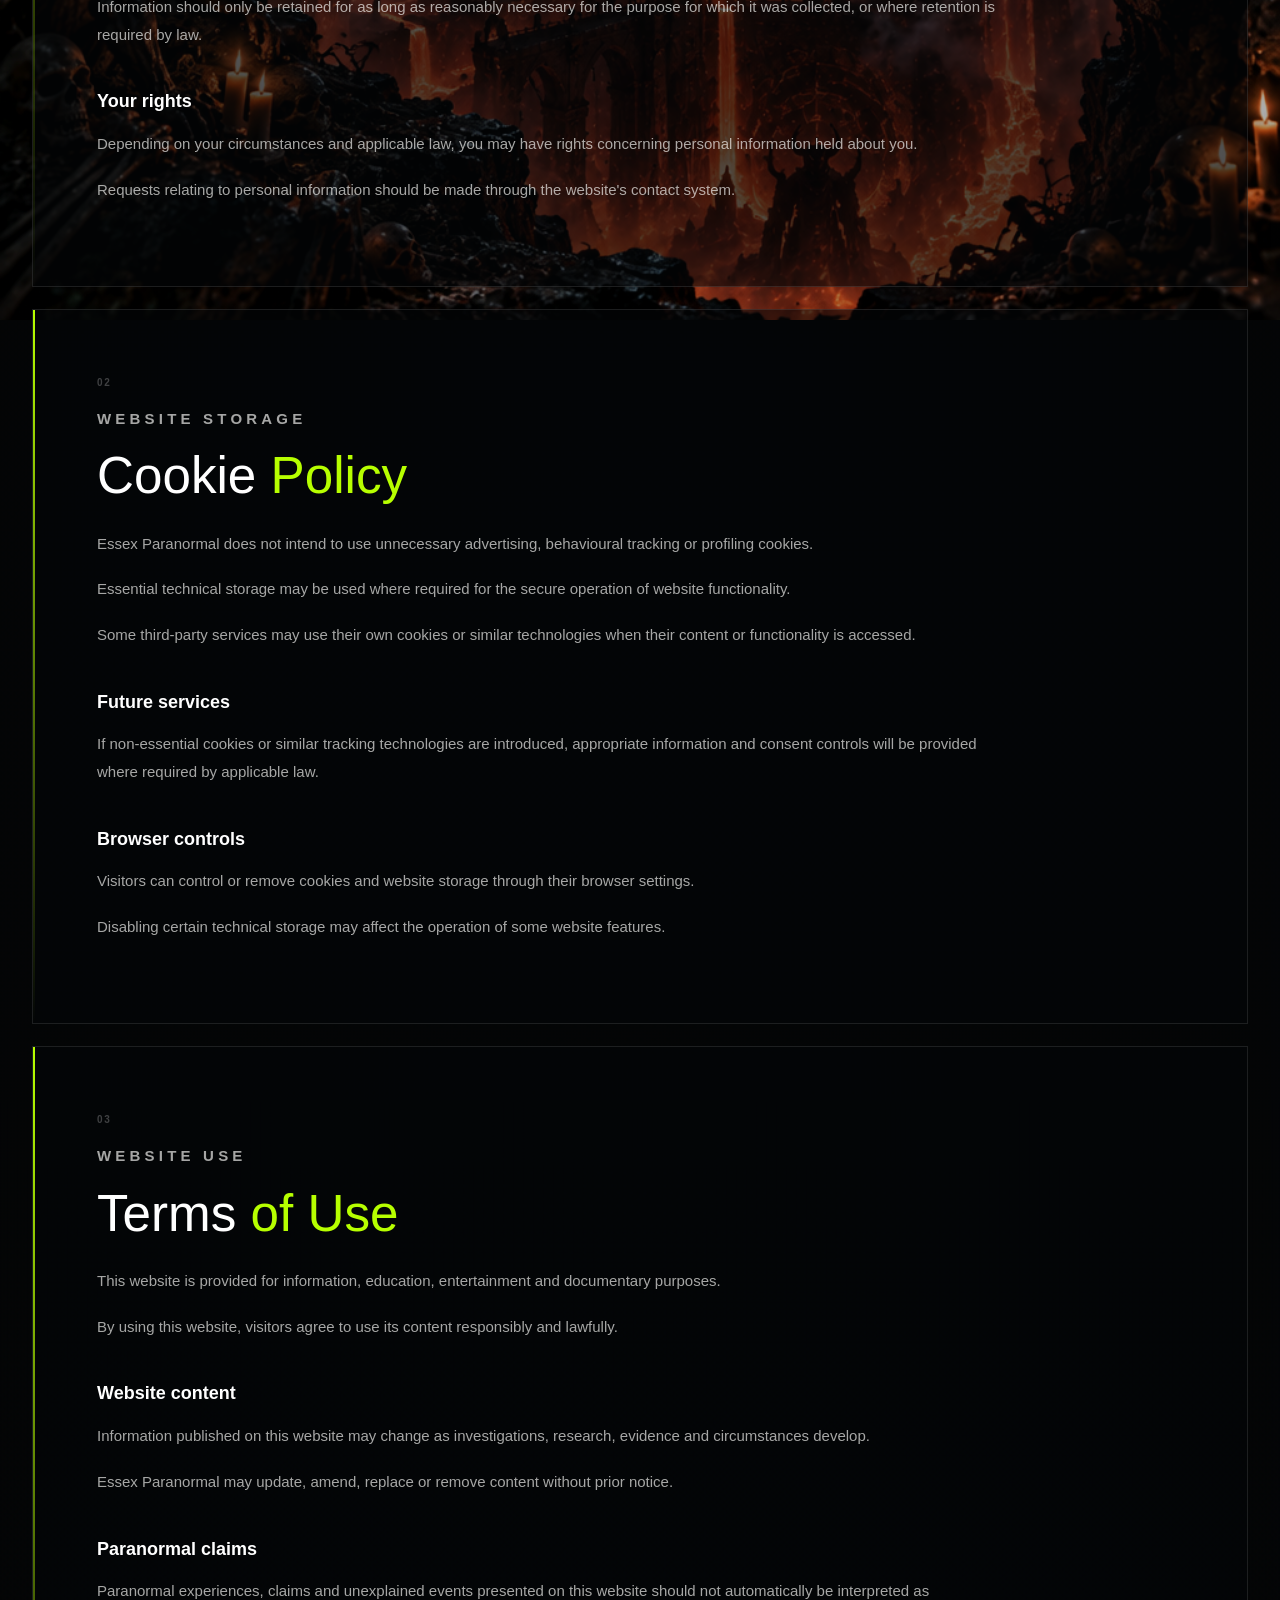
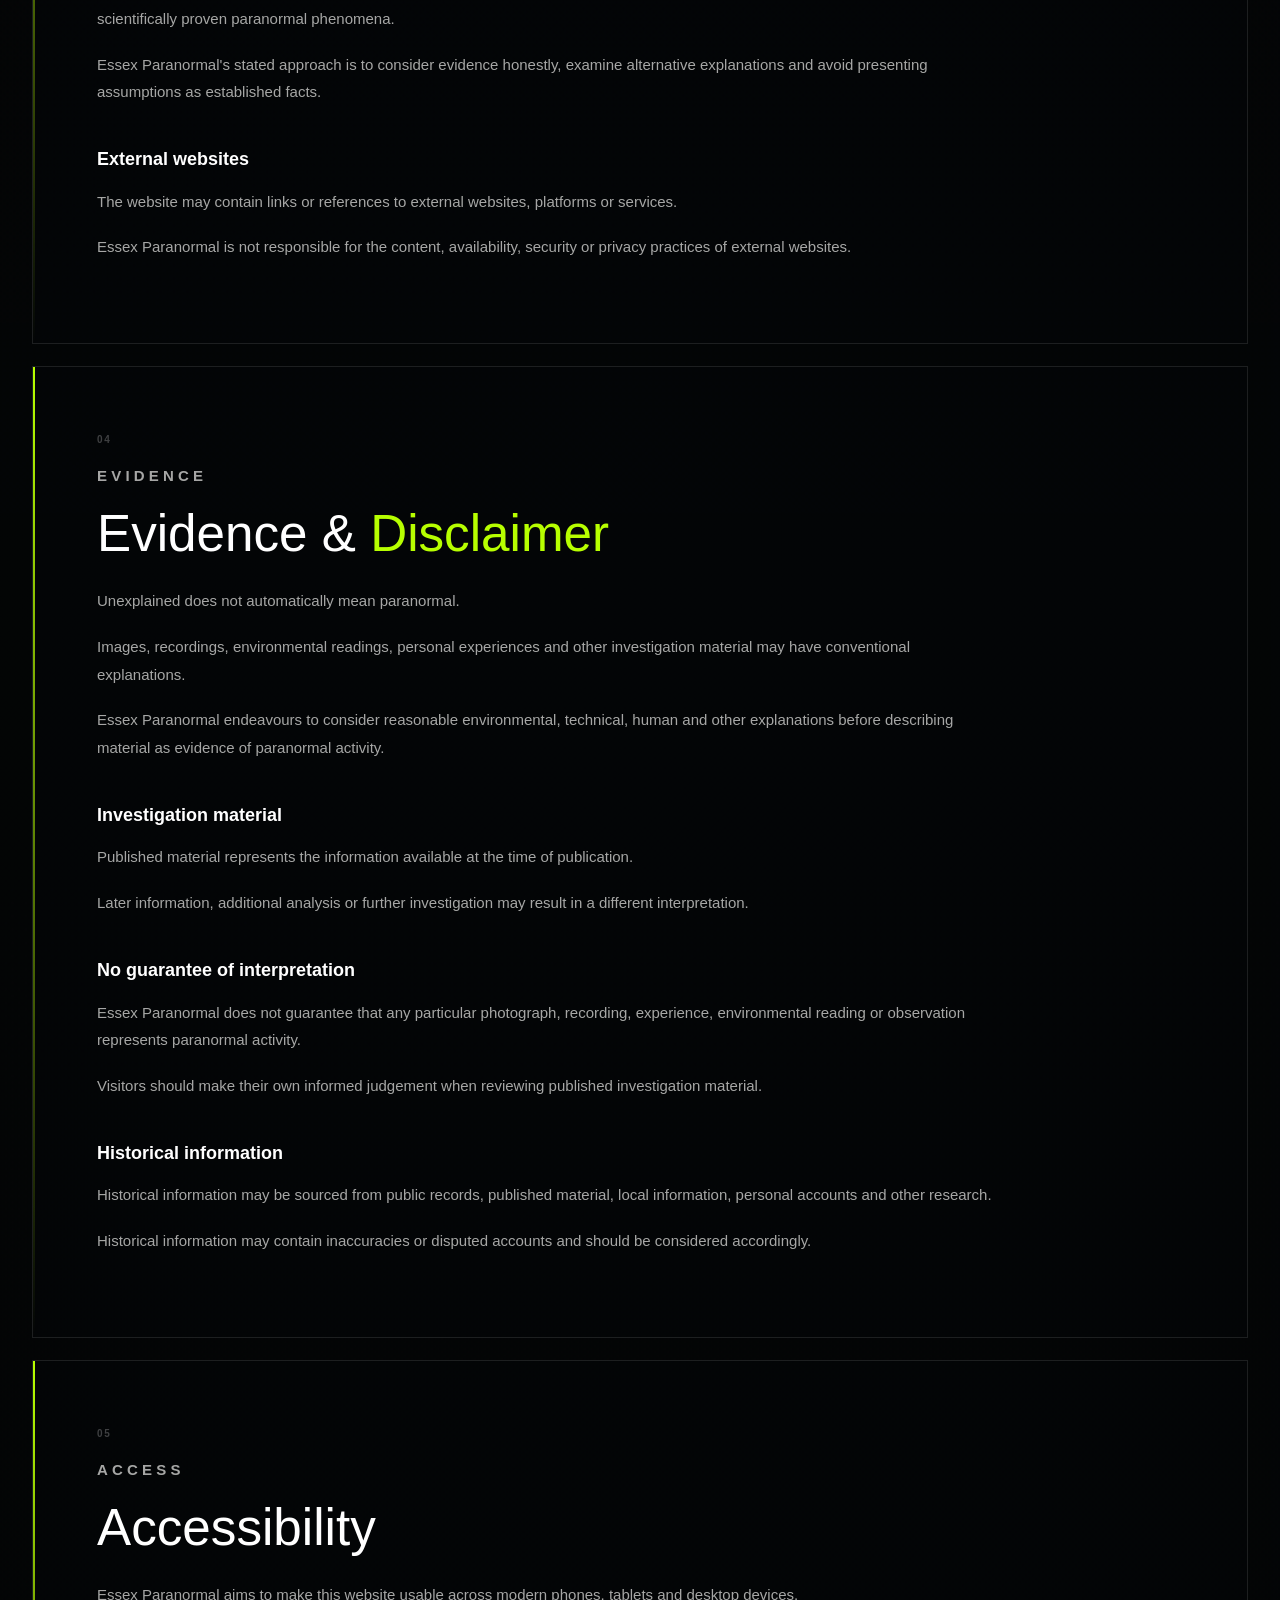
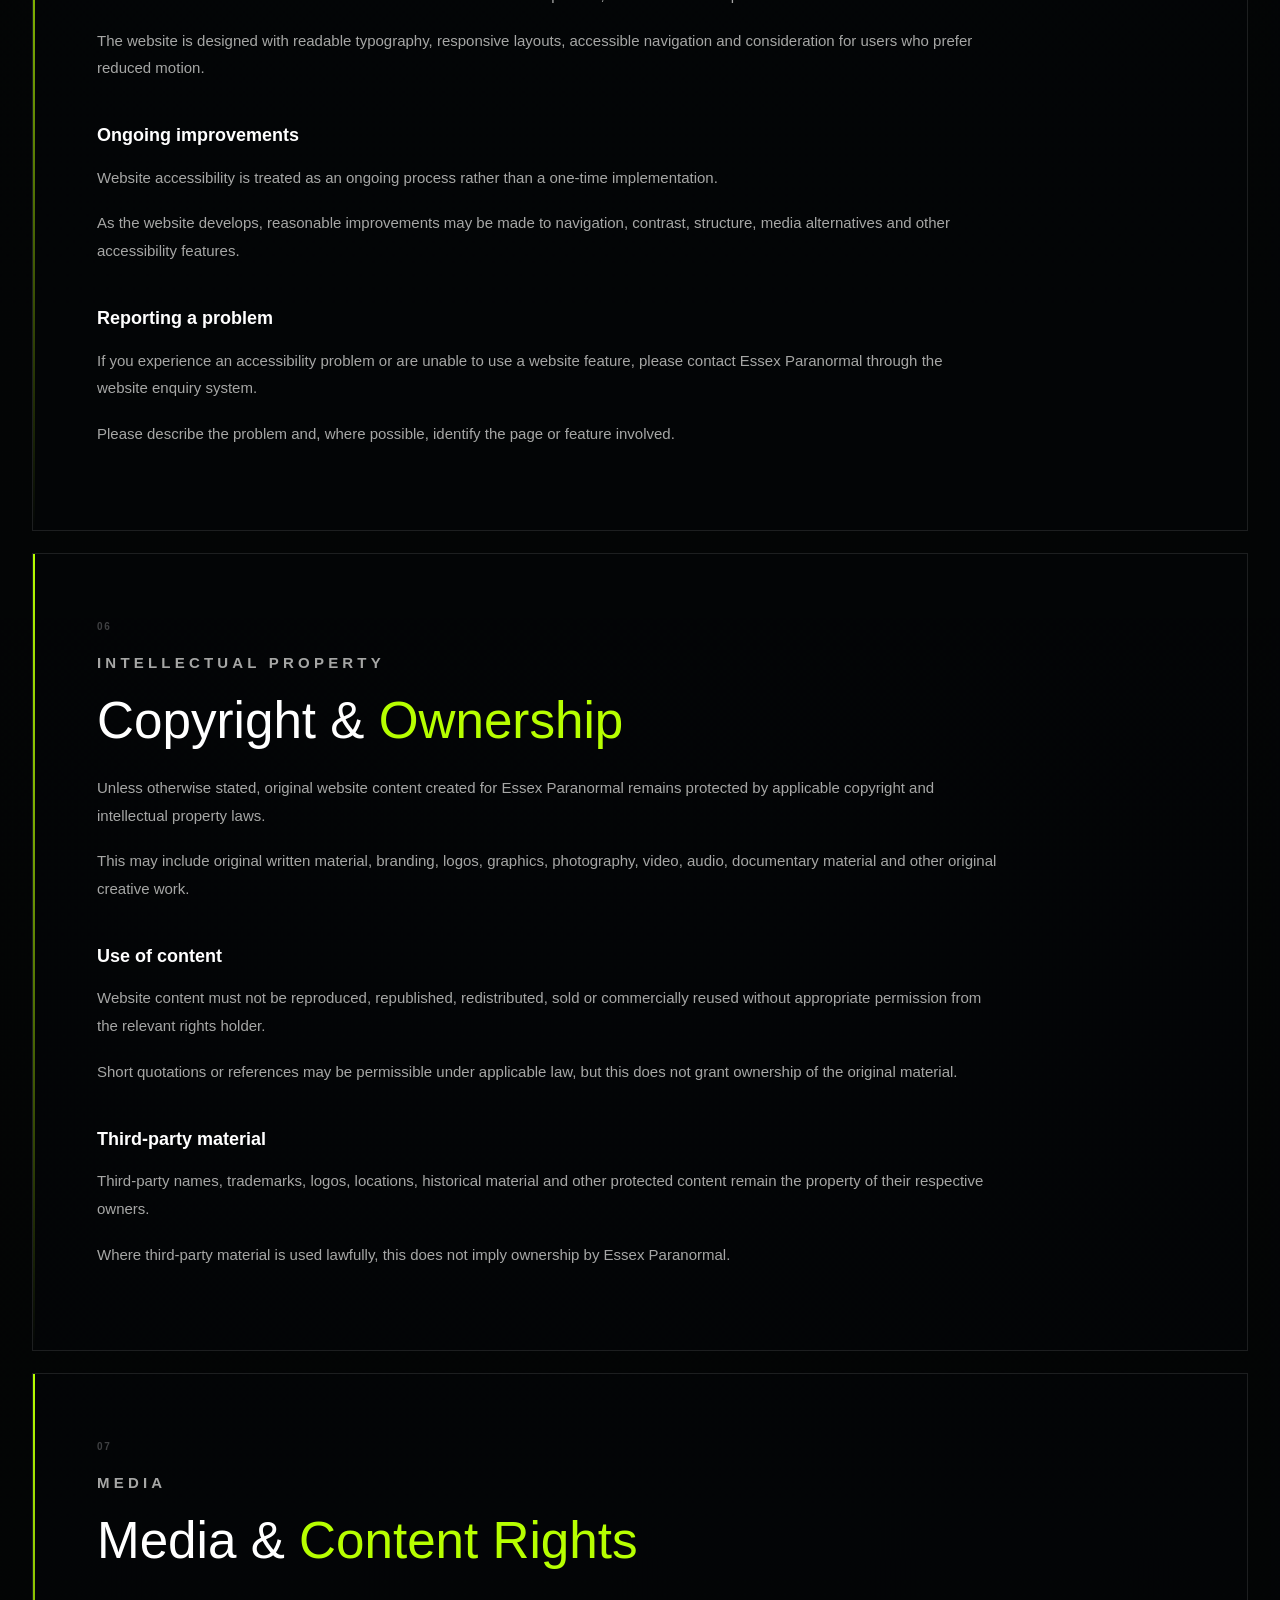
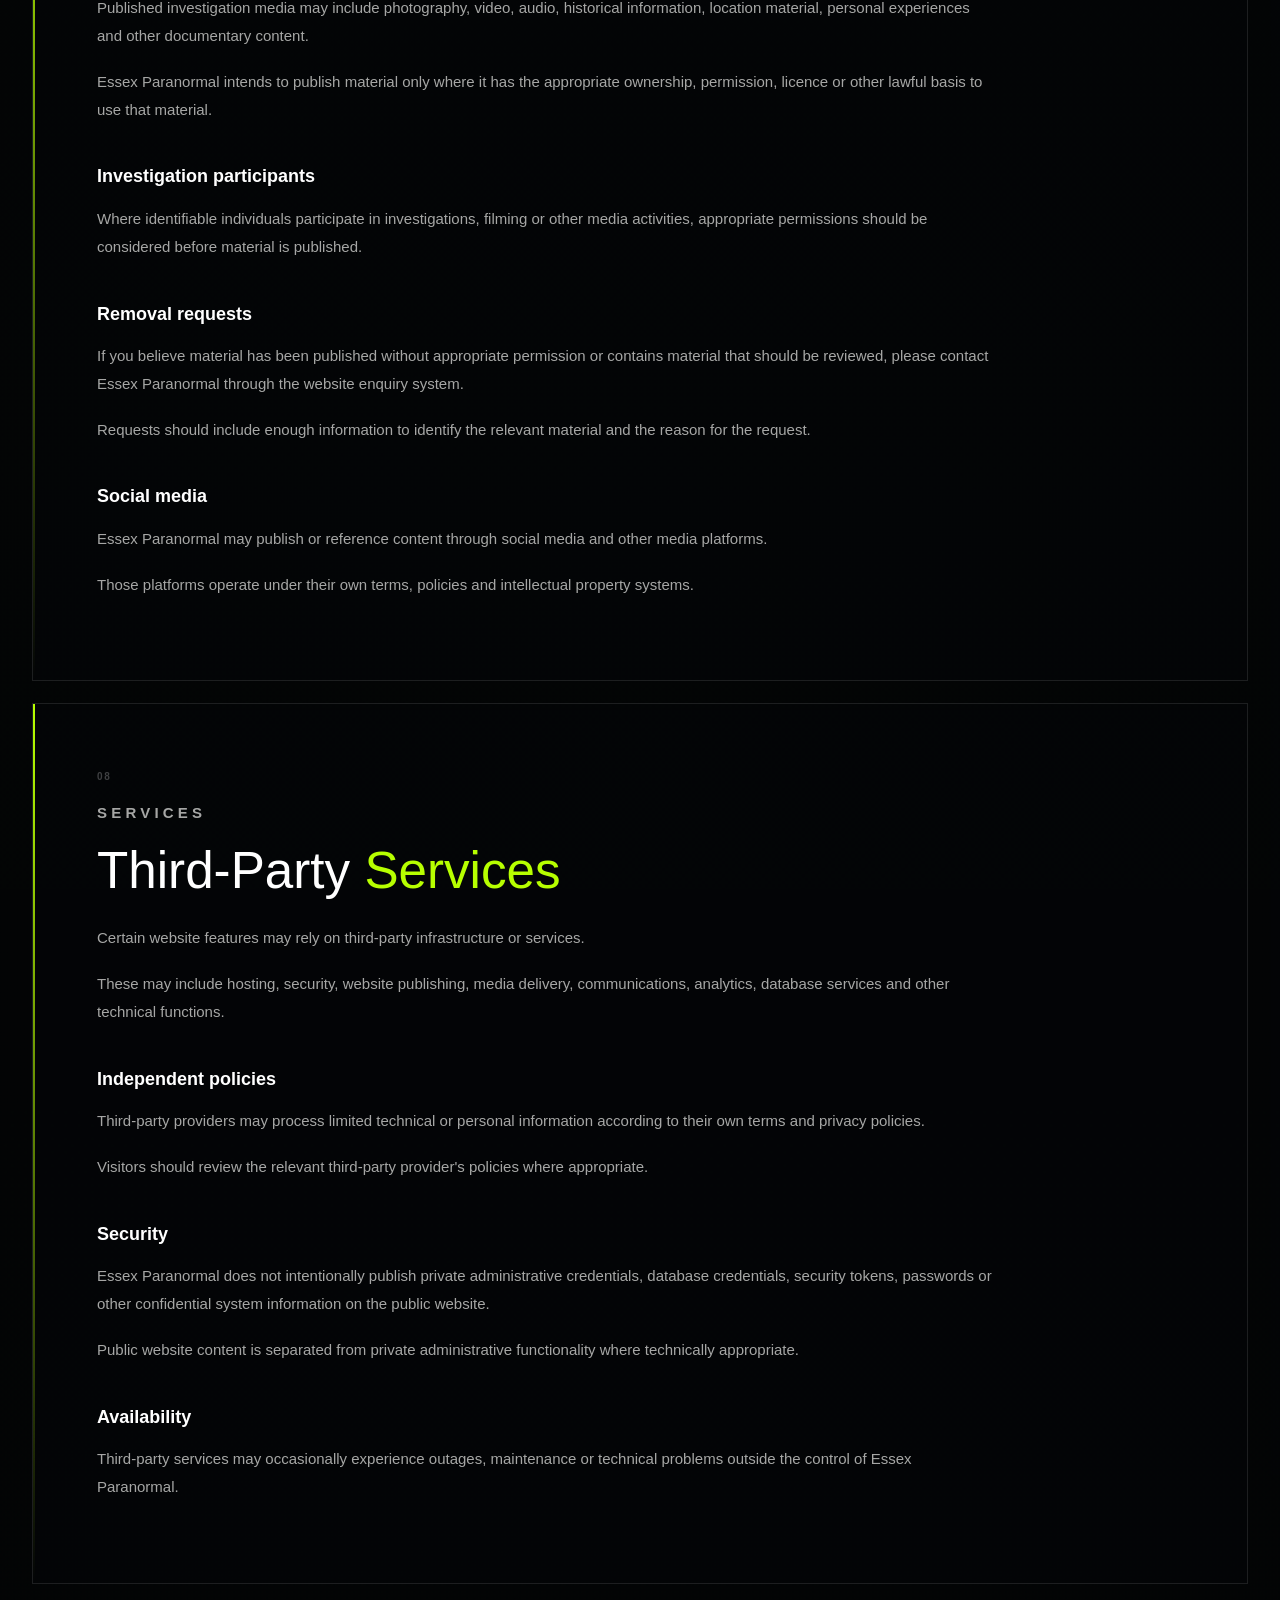
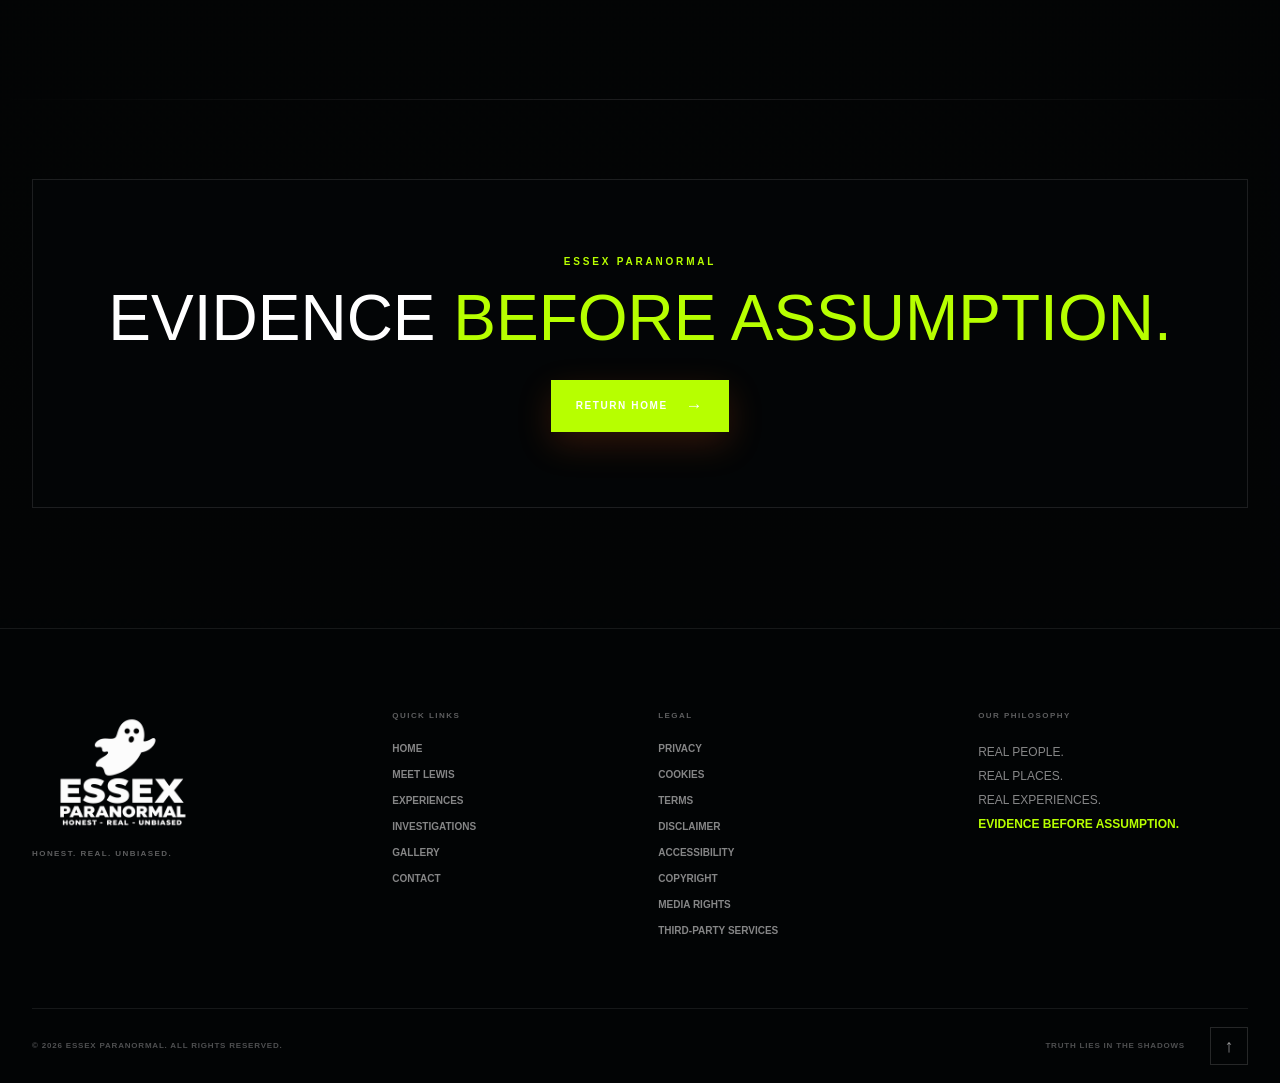
<file: legal.html>
<!DOCTYPE html>
<html lang="en-GB">
<head>
    <meta charset="UTF-8">

    <meta
        name="viewport"
        content="width=device-width, initial-scale=1.0, viewport-fit=cover"
    >

    <meta
        name="description"
        content="Essex Paranormal legal information, privacy policy, cookie policy, terms of use, evidence disclaimer, accessibility, copyright and media rights."
    >

    <meta
        name="robots"
        content="index, follow"
    >

    <meta
        name="theme-color"
        content="#050608"
    >

    <meta
        name="color-scheme"
        content="dark"
    >

    <title>
        Essex Paranormal | Legal &amp; Information
    </title>

    <link
        rel="stylesheet"
        href="/style.css"
    >
</head>


<body>

    <!-- =====================================================
         SITE HEADER
         ===================================================== -->

    <header class="site-header">

        <div class="container header-container">

            <a
                href="/#home"
                class="brand"
                aria-label="Essex Paranormal home"
            >

                <span class="brand-logo-crop">

                    <img
                        src="/essex-paranormal-logo.png"
                        alt="Essex Paranormal"
                        class="brand-logo"
                        decoding="async"
                    >

                </span>

            </a>


            <nav
                id="main-navigation"
                aria-label="Main navigation"
            >

                <a href="/#home">
                    HOME
                </a>

                <a href="/#about">
                    MEET LEWIS
                </a>

                <a href="/#experiences">
                    EXPERIENCES
                </a>

                <a href="/#investigations">
                    INVESTIGATIONS
                </a>

                <a href="/#gallery">
                    GALLERY
                </a>

                <a href="/#contact">
                    CONTACT
                </a>

            </nav>


            <button
                class="menu-toggle"
                type="button"
                aria-label="Open navigation menu"
                aria-expanded="false"
                aria-controls="main-navigation"
            >
                <span></span>
                <span></span>
                <span></span>
            </button>

        </div>

    </header>


    <main>

        <!-- =================================================
             LEGAL HERO
             ================================================= -->

        <section class="section legal-page-hero">

            <div class="container">

                <div class="section-heading">

                    <p class="eyebrow">
                        INFORMATION &amp; LEGAL
                    </p>


                    <h1>
                        CLEAR.
                        <span>TRANSPARENT.</span>
                    </h1>


                    <p>
                        Important information about the use of
                        the Essex Paranormal website, its content,
                        media, investigations and associated
                        services.
                    </p>

                </div>

            </div>

        </section>


        <!-- =================================================
             LEGAL NAVIGATION
             ================================================= -->

        <section class="legal-navigation-section">

            <div class="container">

                <nav
                    class="legal-page-navigation"
                    aria-label="Legal information"
                >

                    <a href="#privacy">
                        PRIVACY
                    </a>

                    <a href="#cookies">
                        COOKIES
                    </a>

                    <a href="#terms">
                        TERMS
                    </a>

                    <a href="#disclaimer">
                        DISCLAIMER
                    </a>

                    <a href="#accessibility">
                        ACCESSIBILITY
                    </a>

                    <a href="#copyright">
                        COPYRIGHT
                    </a>

                    <a href="#media-rights">
                        MEDIA RIGHTS
                    </a>

                    <a href="#third-party">
                        THIRD-PARTY SERVICES
                    </a>

                </nav>

            </div>

        </section>


        <!-- =================================================
             LEGAL CONTENT
             ================================================= -->

        <section class="section legal-page-section">

            <div class="container">

                <div class="legal-page-grid">


                    <!-- =================================================
                         PRIVACY
                         ================================================= -->

                    <article
                        id="privacy"
                        class="legal-page-card"
                    >

                        <span class="legal-number">
                            01
                        </span>


                        <p class="eyebrow">
                            PRIVACY
                        </p>


                        <h2>
                            Privacy
                            <span>Policy</span>
                        </h2>


                        <p>
                            Essex Paranormal respects the privacy
                            of visitors to this website.
                        </p>


                        <p>
                            Personal information may be collected
                            where it is necessary to respond to
                            an enquiry, provide a requested service,
                            process a submission, or operate a
                            website function.
                        </p>


                        <p>
                            Information submitted through a website
                            enquiry should only be used for the
                            purpose for which it was provided,
                            subject to applicable legal requirements.
                        </p>


                        <p>
                            Essex Paranormal does not intentionally
                            publish private personal information
                            submitted through the website.
                        </p>


                        <p>
                            Visitors should avoid submitting
                            sensitive personal information through
                            a general enquiry unless it is specifically
                            requested and appropriate to do so.
                        </p>


                        <h3>
                            Information that may be processed
                        </h3>


                        <p>
                            Depending on how the website is used,
                            this may include information such as
                            a name, contact details, enquiry content,
                            technical information, browser information,
                            device information and basic website
                            interaction data.
                        </p>


                        <p>
                            The exact information processed will
                            depend on the particular website feature
                            being used.
                        </p>


                        <h3>
                            Contact enquiries
                        </h3>


                        <p>
                            Website enquiries may be processed using
                            secure third-party infrastructure.
                        </p>


                        <p>
                            Information should only be retained for
                            as long as reasonably necessary for the
                            purpose for which it was collected, or
                            where retention is required by law.
                        </p>


                        <h3>
                            Your rights
                        </h3>


                        <p>
                            Depending on your circumstances and
                            applicable law, you may have rights
                            concerning personal information held
                            about you.
                        </p>


                        <p>
                            Requests relating to personal information
                            should be made through the website's
                            contact system.
                        </p>

                    </article>


                    <!-- =================================================
                         COOKIES
                         ================================================= -->

                    <article
                        id="cookies"
                        class="legal-page-card"
                    >

                        <span class="legal-number">
                            02
                        </span>


                        <p class="eyebrow">
                            WEBSITE STORAGE
                        </p>


                        <h2>
                            Cookie
                            <span>Policy</span>
                        </h2>


                        <p>
                            Essex Paranormal does not intend to use
                            unnecessary advertising, behavioural
                            tracking or profiling cookies.
                        </p>


                        <p>
                            Essential technical storage may be used
                            where required for the secure operation
                            of website functionality.
                        </p>


                        <p>
                            Some third-party services may use their
                            own cookies or similar technologies when
                            their content or functionality is accessed.
                        </p>


                        <h3>
                            Future services
                        </h3>


                        <p>
                            If non-essential cookies or similar
                            tracking technologies are introduced,
                            appropriate information and consent
                            controls will be provided where required
                            by applicable law.
                        </p>


                        <h3>
                            Browser controls
                        </h3>


                        <p>
                            Visitors can control or remove cookies
                            and website storage through their browser
                            settings.
                        </p>


                        <p>
                            Disabling certain technical storage may
                            affect the operation of some website
                            features.
                        </p>

                    </article>


                    <!-- =================================================
                         TERMS
                         ================================================= -->

                    <article
                        id="terms"
                        class="legal-page-card"
                    >

                        <span class="legal-number">
                            03
                        </span>


                        <p class="eyebrow">
                            WEBSITE USE
                        </p>


                        <h2>
                            Terms
                            <span>of Use</span>
                        </h2>


                        <p>
                            This website is provided for information,
                            education, entertainment and documentary
                            purposes.
                        </p>


                        <p>
                            By using this website, visitors agree to
                            use its content responsibly and lawfully.
                        </p>


                        <h3>
                            Website content
                        </h3>


                        <p>
                            Information published on this website may
                            change as investigations, research,
                            evidence and circumstances develop.
                        </p>


                        <p>
                            Essex Paranormal may update, amend,
                            replace or remove content without prior
                            notice.
                        </p>


                        <h3>
                            Paranormal claims
                        </h3>


                        <p>
                            Paranormal experiences, claims and
                            unexplained events presented on this
                            website should not automatically be
                            interpreted as scientifically proven
                            paranormal phenomena.
                        </p>


                        <p>
                            Essex Paranormal's stated approach is
                            to consider evidence honestly, examine
                            alternative explanations and avoid
                            presenting assumptions as established
                            facts.
                        </p>


                        <h3>
                            External websites
                        </h3>


                        <p>
                            The website may contain links or references
                            to external websites, platforms or services.
                        </p>


                        <p>
                            Essex Paranormal is not responsible for
                            the content, availability, security or
                            privacy practices of external websites.
                        </p>

                    </article>


                    <!-- =================================================
                         DISCLAIMER
                         ================================================= -->

                    <article
                        id="disclaimer"
                        class="legal-page-card"
                    >

                        <span class="legal-number">
                            04
                        </span>


                        <p class="eyebrow">
                            EVIDENCE
                        </p>


                        <h2>
                            Evidence &
                            <span>Disclaimer</span>
                        </h2>


                        <p>
                            Unexplained does not automatically mean
                            paranormal.
                        </p>


                        <p>
                            Images, recordings, environmental readings,
                            personal experiences and other investigation
                            material may have conventional explanations.
                        </p>


                        <p>
                            Essex Paranormal endeavours to consider
                            reasonable environmental, technical,
                            human and other explanations before
                            describing material as evidence of
                            paranormal activity.
                        </p>


                        <h3>
                            Investigation material
                        </h3>


                        <p>
                            Published material represents the
                            information available at the time of
                            publication.
                        </p>


                        <p>
                            Later information, additional analysis
                            or further investigation may result in
                            a different interpretation.
                        </p>


                        <h3>
                            No guarantee of interpretation
                        </h3>


                        <p>
                            Essex Paranormal does not guarantee that
                            any particular photograph, recording,
                            experience, environmental reading or
                            observation represents paranormal activity.
                        </p>


                        <p>
                            Visitors should make their own informed
                            judgement when reviewing published
                            investigation material.
                        </p>


                        <h3>
                            Historical information
                        </h3>


                        <p>
                            Historical information may be sourced
                            from public records, published material,
                            local information, personal accounts
                            and other research.
                        </p>


                        <p>
                            Historical information may contain
                            inaccuracies or disputed accounts and
                            should be considered accordingly.
                        </p>

                    </article>


                    <!-- =================================================
                         ACCESSIBILITY
                         ================================================= -->

                    <article
                        id="accessibility"
                        class="legal-page-card"
                    >

                        <span class="legal-number">
                            05
                        </span>


                        <p class="eyebrow">
                            ACCESS
                        </p>


                        <h2>
                            Accessibility
                        </h2>


                        <p>
                            Essex Paranormal aims to make this website
                            usable across modern phones, tablets and
                            desktop devices.
                        </p>


                        <p>
                            The website is designed with readable
                            typography, responsive layouts, accessible
                            navigation and consideration for users who
                            prefer reduced motion.
                        </p>


                        <h3>
                            Ongoing improvements
                        </h3>


                        <p>
                            Website accessibility is treated as an
                            ongoing process rather than a one-time
                            implementation.
                        </p>


                        <p>
                            As the website develops, reasonable
                            improvements may be made to navigation,
                            contrast, structure, media alternatives
                            and other accessibility features.
                        </p>


                        <h3>
                            Reporting a problem
                        </h3>


                        <p>
                            If you experience an accessibility problem
                            or are unable to use a website feature,
                            please contact Essex Paranormal through
                            the website enquiry system.
                        </p>


                        <p>
                            Please describe the problem and, where
                            possible, identify the page or feature
                            involved.
                        </p>

                    </article>


                    <!-- =================================================
                         COPYRIGHT
                         ================================================= -->

                    <article
                        id="copyright"
                        class="legal-page-card"
                    >

                        <span class="legal-number">
                            06
                        </span>


                        <p class="eyebrow">
                            INTELLECTUAL PROPERTY
                        </p>


                        <h2>
                            Copyright &
                            <span>Ownership</span>
                        </h2>


                        <p>
                            Unless otherwise stated, original website
                            content created for Essex Paranormal remains
                            protected by applicable copyright and
                            intellectual property laws.
                        </p>


                        <p>
                            This may include original written material,
                            branding, logos, graphics, photography,
                            video, audio, documentary material and
                            other original creative work.
                        </p>


                        <h3>
                            Use of content
                        </h3>


                        <p>
                            Website content must not be reproduced,
                            republished, redistributed, sold or
                            commercially reused without appropriate
                            permission from the relevant rights holder.
                        </p>


                        <p>
                            Short quotations or references may be
                            permissible under applicable law, but this
                            does not grant ownership of the original
                            material.
                        </p>


                        <h3>
                            Third-party material
                        </h3>


                        <p>
                            Third-party names, trademarks, logos,
                            locations, historical material and other
                            protected content remain the property of
                            their respective owners.
                        </p>


                        <p>
                            Where third-party material is used lawfully,
                            this does not imply ownership by Essex
                            Paranormal.
                        </p>

                    </article>


                    <!-- =================================================
                         MEDIA RIGHTS
                         ================================================= -->

                    <article
                        id="media-rights"
                        class="legal-page-card"
                    >

                        <span class="legal-number">
                            07
                        </span>


                        <p class="eyebrow">
                            MEDIA
                        </p>


                        <h2>
                            Media &
                            <span>Content Rights</span>
                        </h2>


                        <p>
                            Published investigation media may include
                            photography, video, audio, historical
                            information, location material, personal
                            experiences and other documentary content.
                        </p>


                        <p>
                            Essex Paranormal intends to publish material
                            only where it has the appropriate ownership,
                            permission, licence or other lawful basis
                            to use that material.
                        </p>


                        <h3>
                            Investigation participants
                        </h3>


                        <p>
                            Where identifiable individuals participate
                            in investigations, filming or other media
                            activities, appropriate permissions should
                            be considered before material is published.
                        </p>


                        <h3>
                            Removal requests
                        </h3>


                        <p>
                            If you believe material has been published
                            without appropriate permission or contains
                            material that should be reviewed, please
                            contact Essex Paranormal through the
                            website enquiry system.
                        </p>


                        <p>
                            Requests should include enough information
                            to identify the relevant material and the
                            reason for the request.
                        </p>


                        <h3>
                            Social media
                        </h3>


                        <p>
                            Essex Paranormal may publish or reference
                            content through social media and other
                            media platforms.
                        </p>


                        <p>
                            Those platforms operate under their own
                            terms, policies and intellectual property
                            systems.
                        </p>

                    </article>


                    <!-- =================================================
                         THIRD PARTY
                         ================================================= -->

                    <article
                        id="third-party"
                        class="legal-page-card"
                    >

                        <span class="legal-number">
                            08
                        </span>


                        <p class="eyebrow">
                            SERVICES
                        </p>


                        <h2>
                            Third-Party
                            <span>Services</span>
                        </h2>


                        <p>
                            Certain website features may rely on
                            third-party infrastructure or services.
                        </p>


                        <p>
                            These may include hosting, security,
                            website publishing, media delivery,
                            communications, analytics, database
                            services and other technical functions.
                        </p>


                        <h3>
                            Independent policies
                        </h3>


                        <p>
                            Third-party providers may process limited
                            technical or personal information according
                            to their own terms and privacy policies.
                        </p>


                        <p>
                            Visitors should review the relevant
                            third-party provider's policies where
                            appropriate.
                        </p>


                        <h3>
                            Security
                        </h3>


                        <p>
                            Essex Paranormal does not intentionally
                            publish private administrative credentials,
                            database credentials, security tokens,
                            passwords or other confidential system
                            information on the public website.
                        </p>


                        <p>
                            Public website content is separated from
                            private administrative functionality where
                            technically appropriate.
                        </p>


                        <h3>
                            Availability
                        </h3>


                        <p>
                            Third-party services may occasionally
                            experience outages, maintenance or
                            technical problems outside the control
                            of Essex Paranormal.
                        </p>

                    </article>


                </div>

            </div>

        </section>


        <!-- =================================================
             RETURN HOME
             ================================================= -->

        <section class="section legal-return-section">

            <div class="container">

                <div class="legal-return">

                    <p class="eyebrow">
                        ESSEX PARANORMAL
                    </p>


                    <h2>
                        EVIDENCE
                        <span>BEFORE ASSUMPTION.</span>
                    </h2>


                    <a
                        href="/#home"
                        class="button button-primary"
                    >
                        RETURN HOME
                        <span>→</span>
                    </a>

                </div>

            </div>

        </section>

    </main>


    <!-- =====================================================
         FOOTER
         ===================================================== -->

    <footer class="site-footer">

        <div class="container">

            <div class="footer-main">


                <div class="footer-brand">

                    <span class="footer-logo-crop">

                        <img
                            src="/essex-paranormal-logo.png"
                            alt="Essex Paranormal"
                            decoding="async"
                        >

                    </span>


                    <p>
                        HONEST. REAL. UNBIASED.
                    </p>

                </div>


                <div class="footer-links">

                    <span>
                        QUICK LINKS
                    </span>


                    <a href="/#home">
                        HOME
                    </a>


                    <a href="/#about">
                        MEET LEWIS
                    </a>


                    <a href="/#experiences">
                        EXPERIENCES
                    </a>


                    <a href="/#investigations">
                        INVESTIGATIONS
                    </a>


                    <a href="/#gallery">
                        GALLERY
                    </a>


                    <a href="/#contact">
                        CONTACT
                    </a>

                </div>


                <div class="footer-legal">

                    <span>
                        LEGAL
                    </span>


                    <a href="#privacy">
                        PRIVACY
                    </a>


                    <a href="#cookies">
                        COOKIES
                    </a>


                    <a href="#terms">
                        TERMS
                    </a>


                    <a href="#disclaimer">
                        DISCLAIMER
                    </a>


                    <a href="#accessibility">
                        ACCESSIBILITY
                    </a>


                    <a href="#copyright">
                        COPYRIGHT
                    </a>


                    <a href="#media-rights">
                        MEDIA RIGHTS
                    </a>


                    <a href="#third-party">
                        THIRD-PARTY SERVICES
                    </a>

                </div>


                <div class="footer-philosophy">

                    <span>
                        OUR PHILOSOPHY
                    </span>


                    <p>
                        REAL PEOPLE.<br>
                        REAL PLACES.<br>
                        REAL EXPERIENCES.<br>

                        <strong>
                            EVIDENCE BEFORE ASSUMPTION.
                        </strong>
                    </p>

                </div>

            </div>


            <div class="footer-bottom">

                <p>
                    ©
                    <span data-current-year>
                        2026
                    </span>
                    ESSEX PARANORMAL.
                    ALL RIGHTS RESERVED.
                </p>


                <span class="footer-truth">
                    TRUTH LIES IN THE SHADOWS
                </span>


                <a
                    href="/#home"
                    class="back-to-top"
                    aria-label="Back to top"
                >
                    ↑
                </a>

            </div>

        </div>

    </footer>


    <!-- =====================================================
         JAVASCRIPT
         ===================================================== -->

    <script src="/script.js"></script>

</body>
</html>
</file>
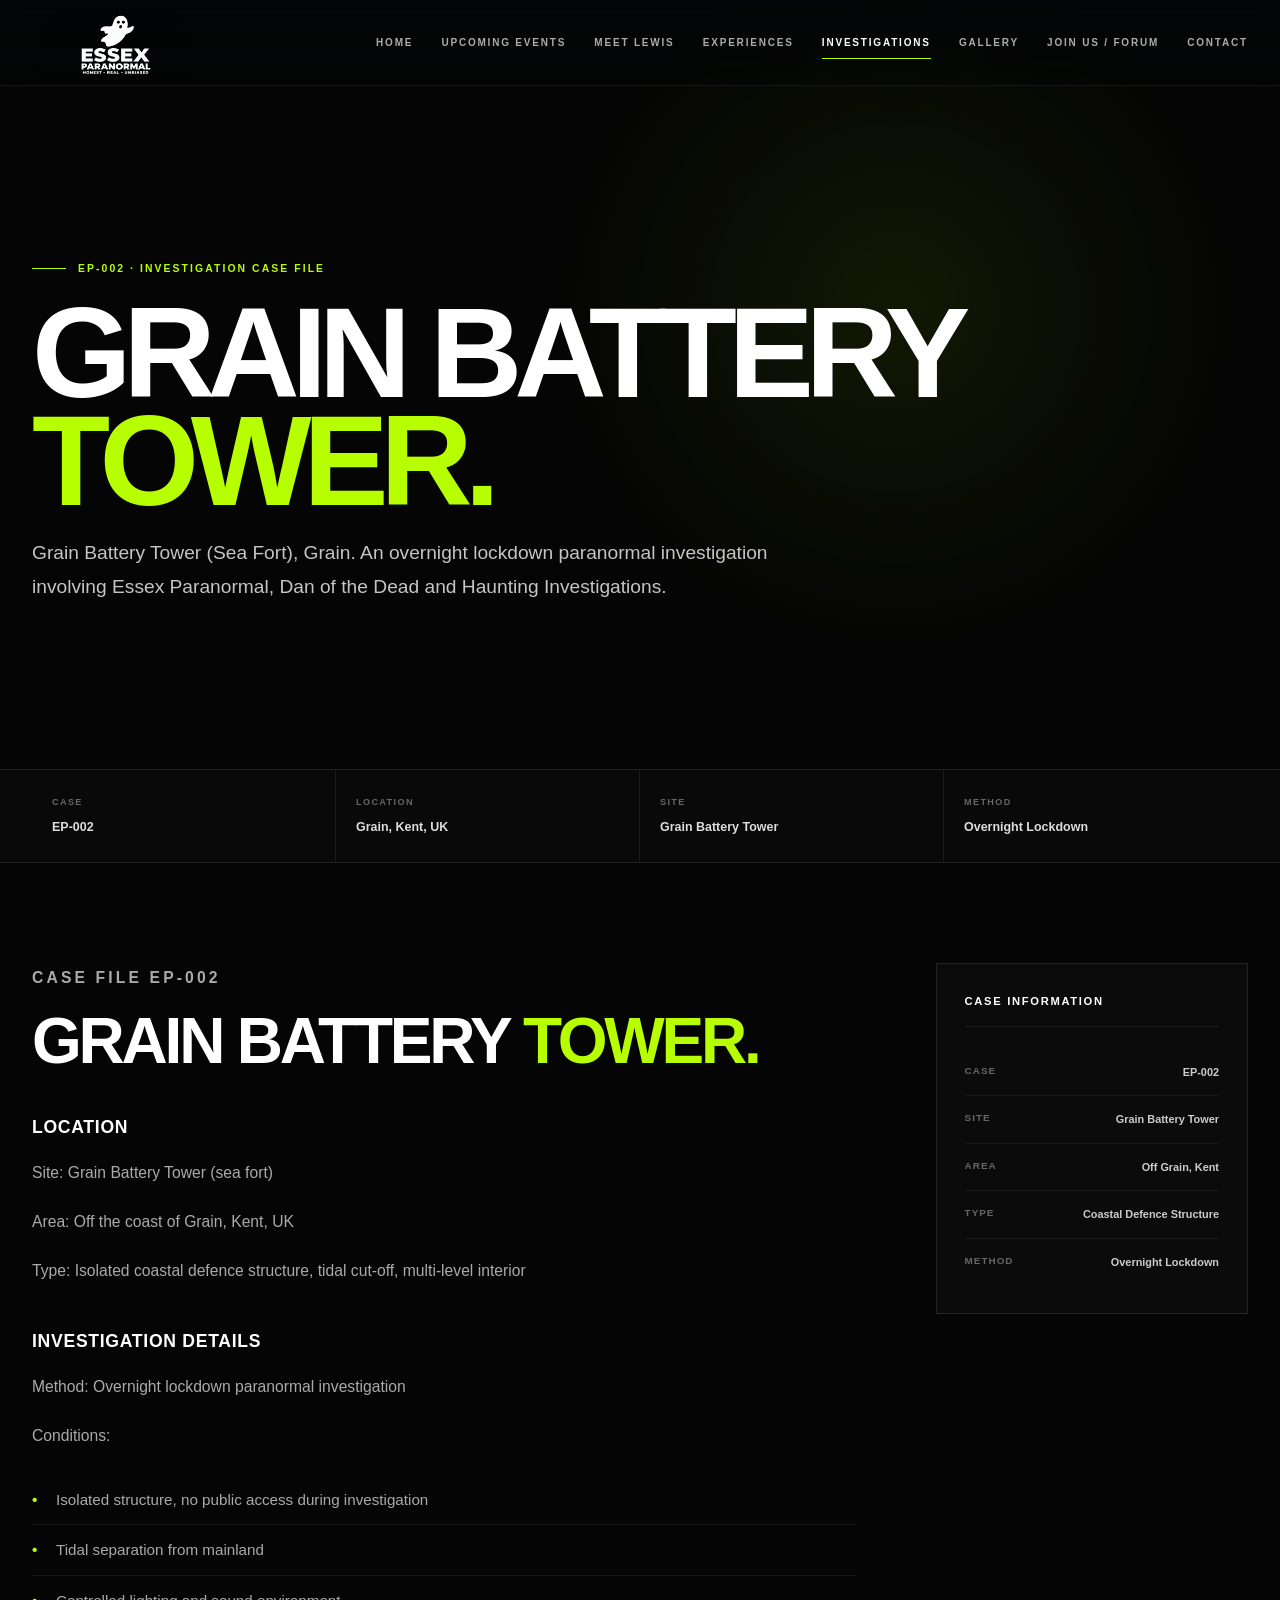
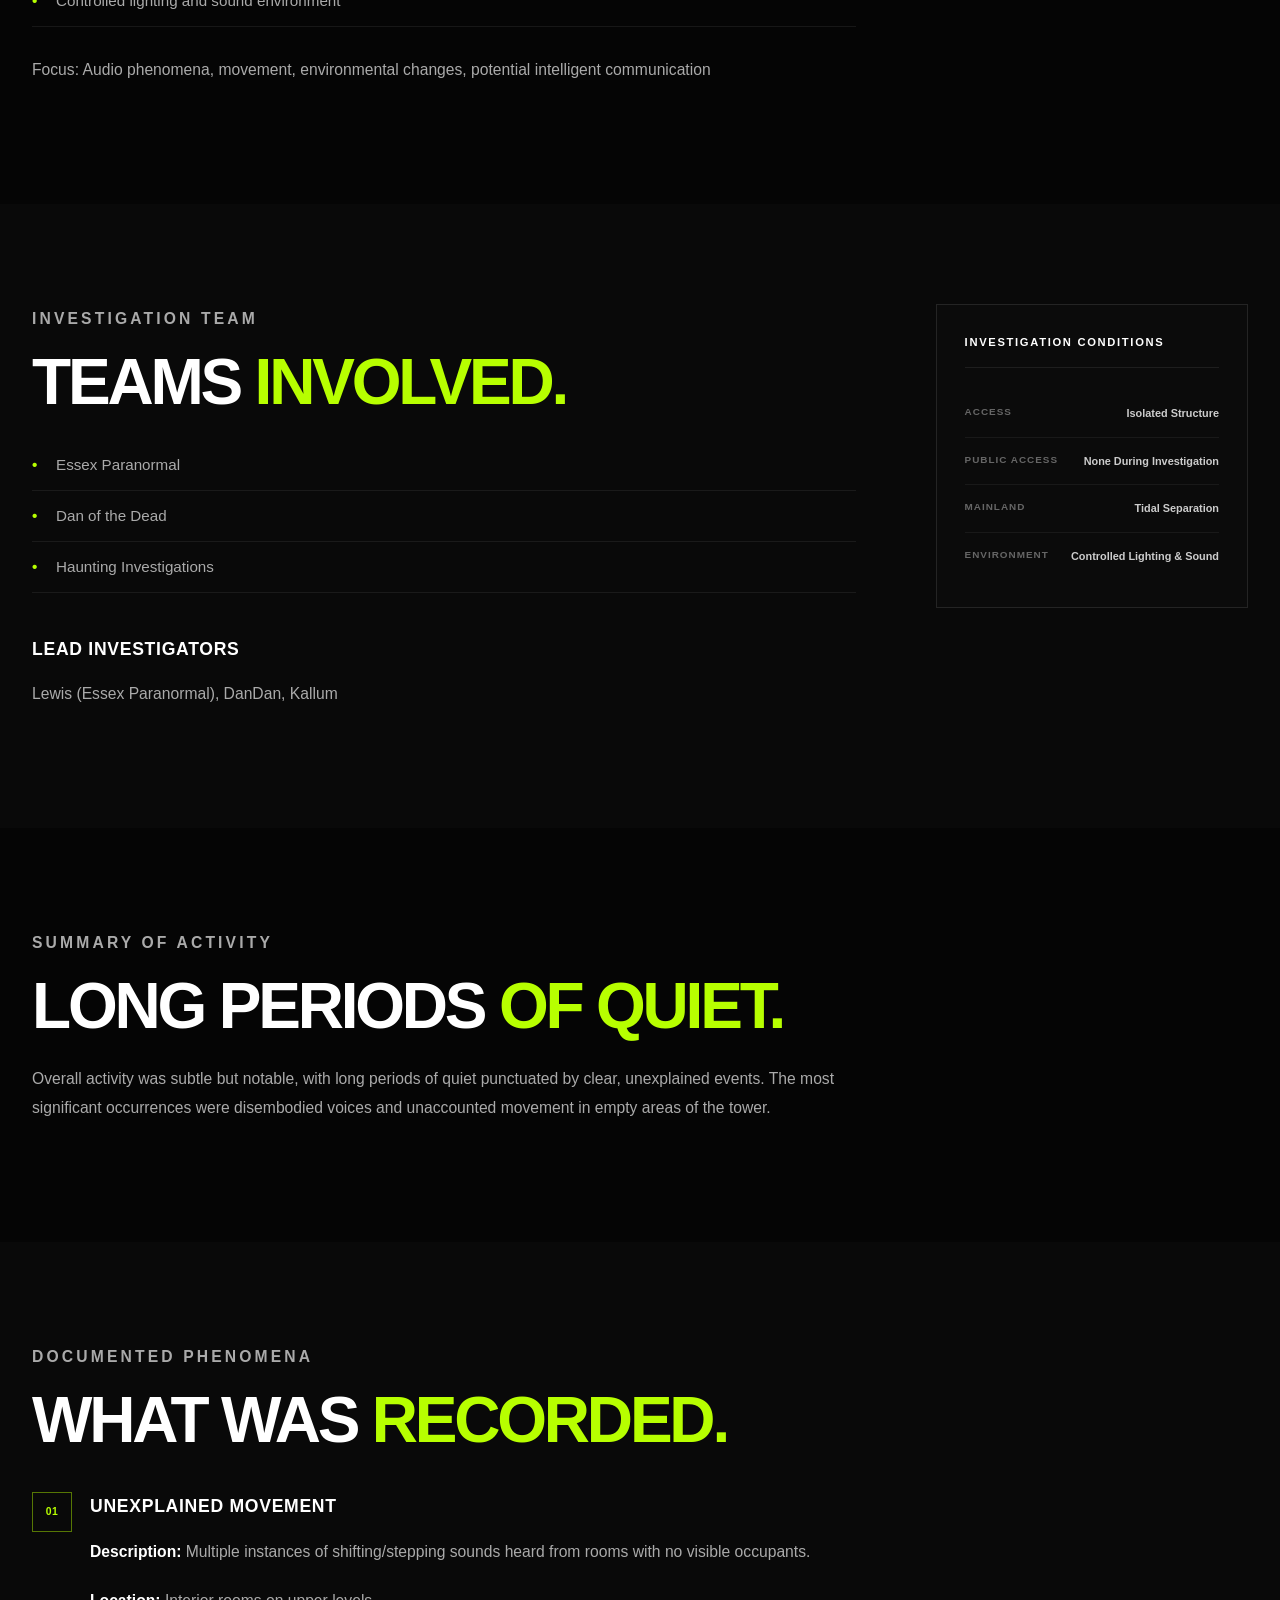
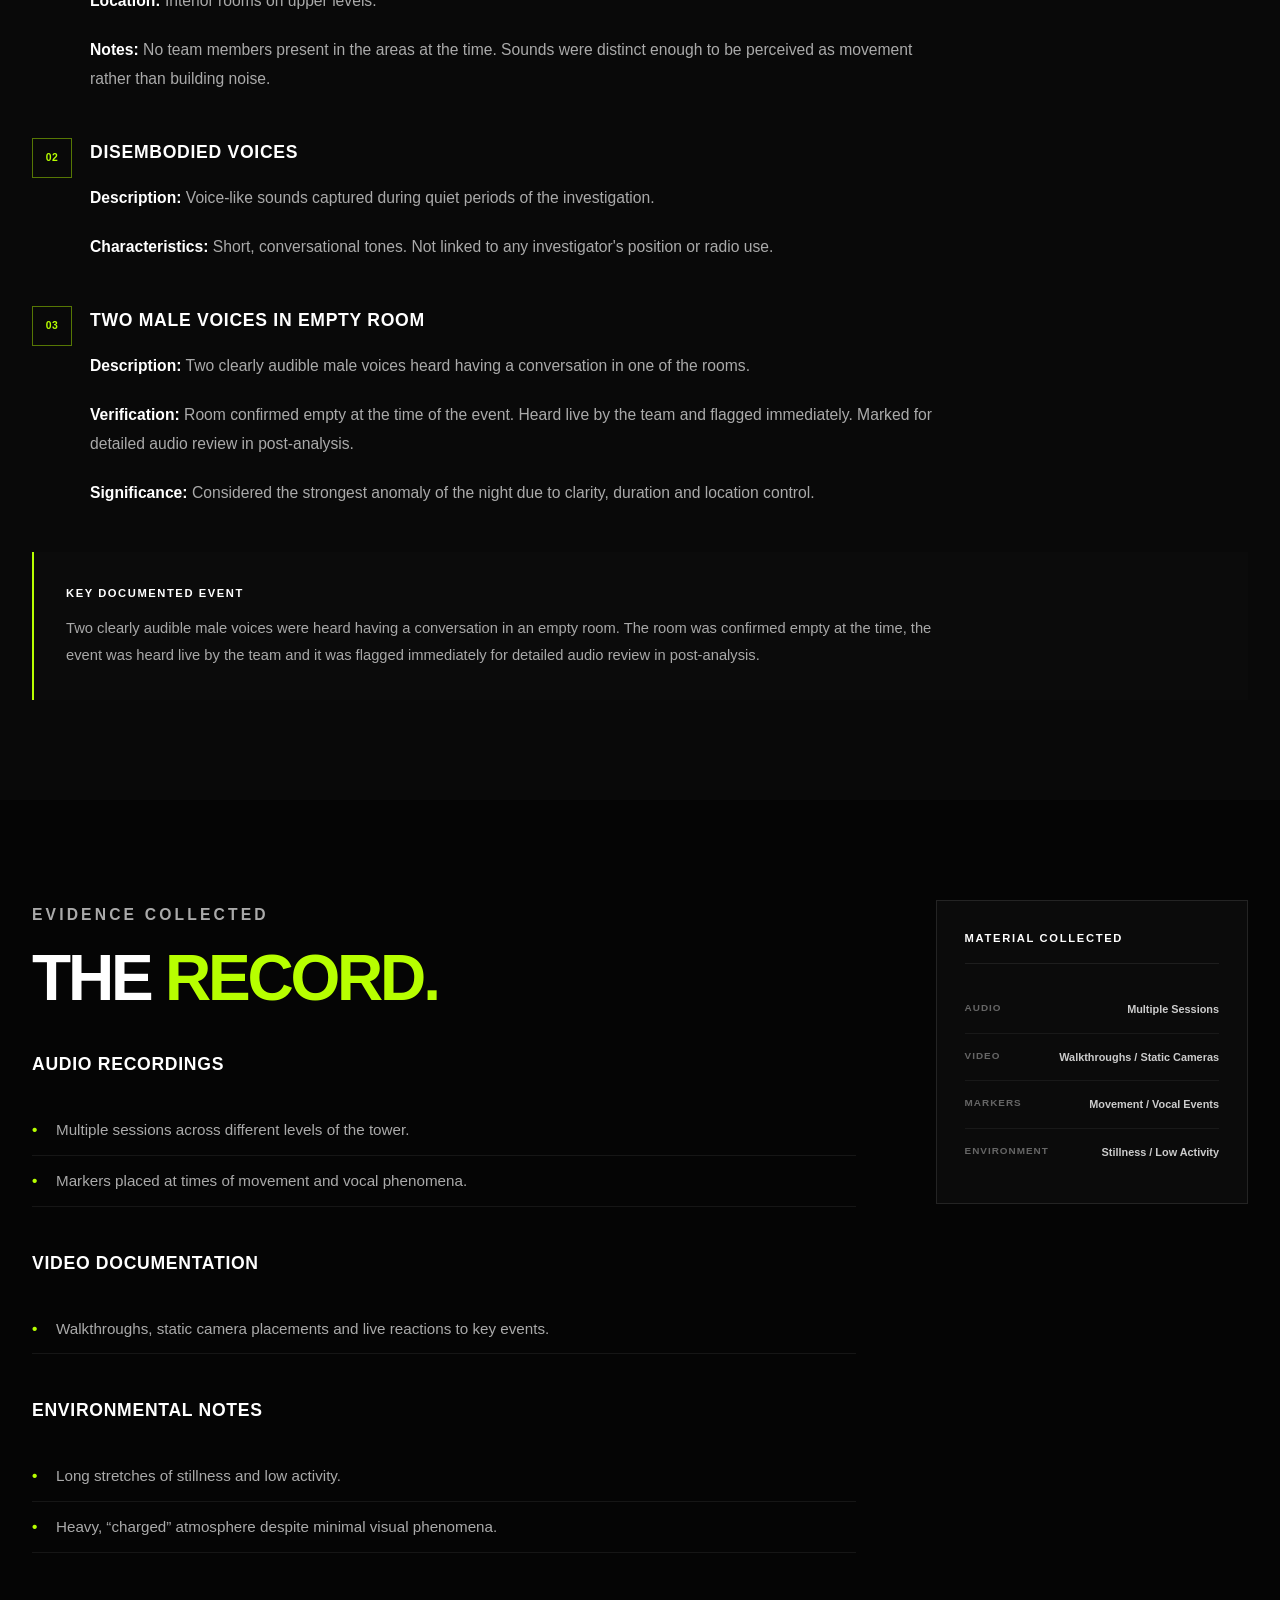
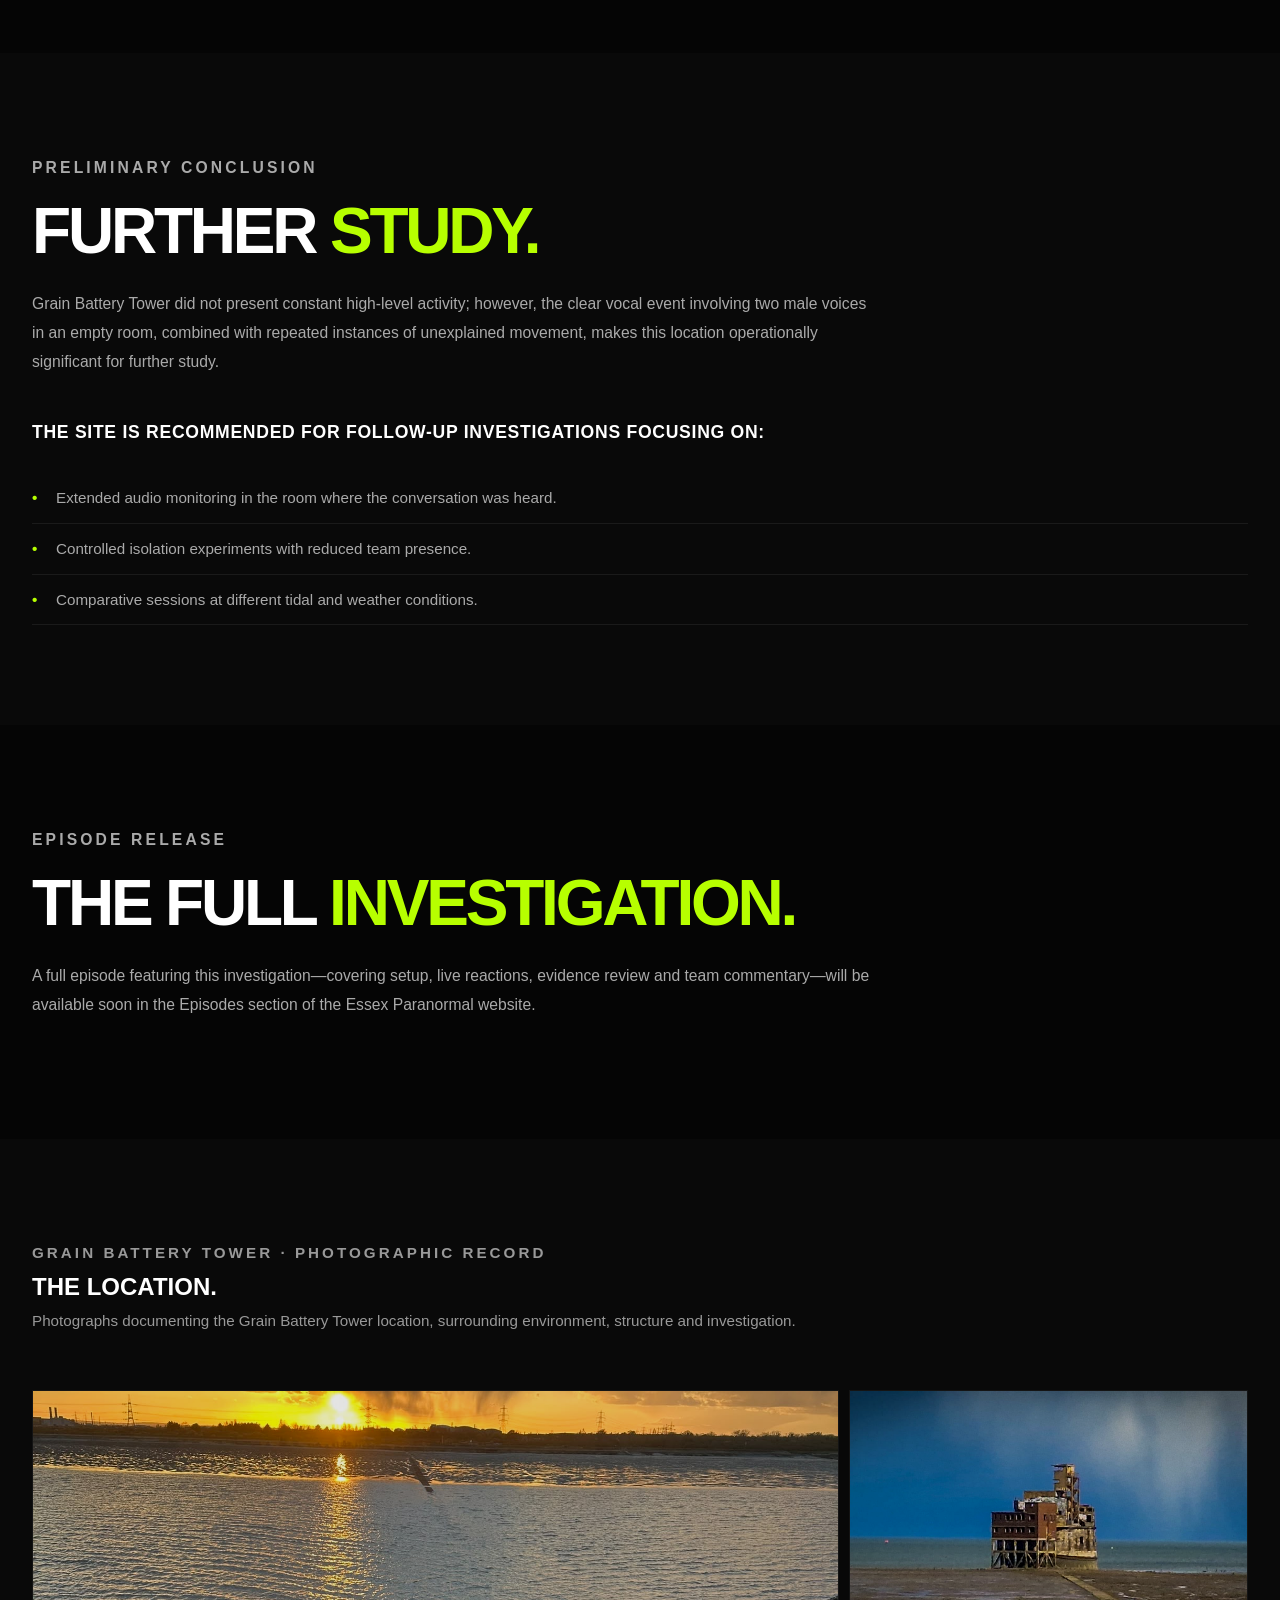
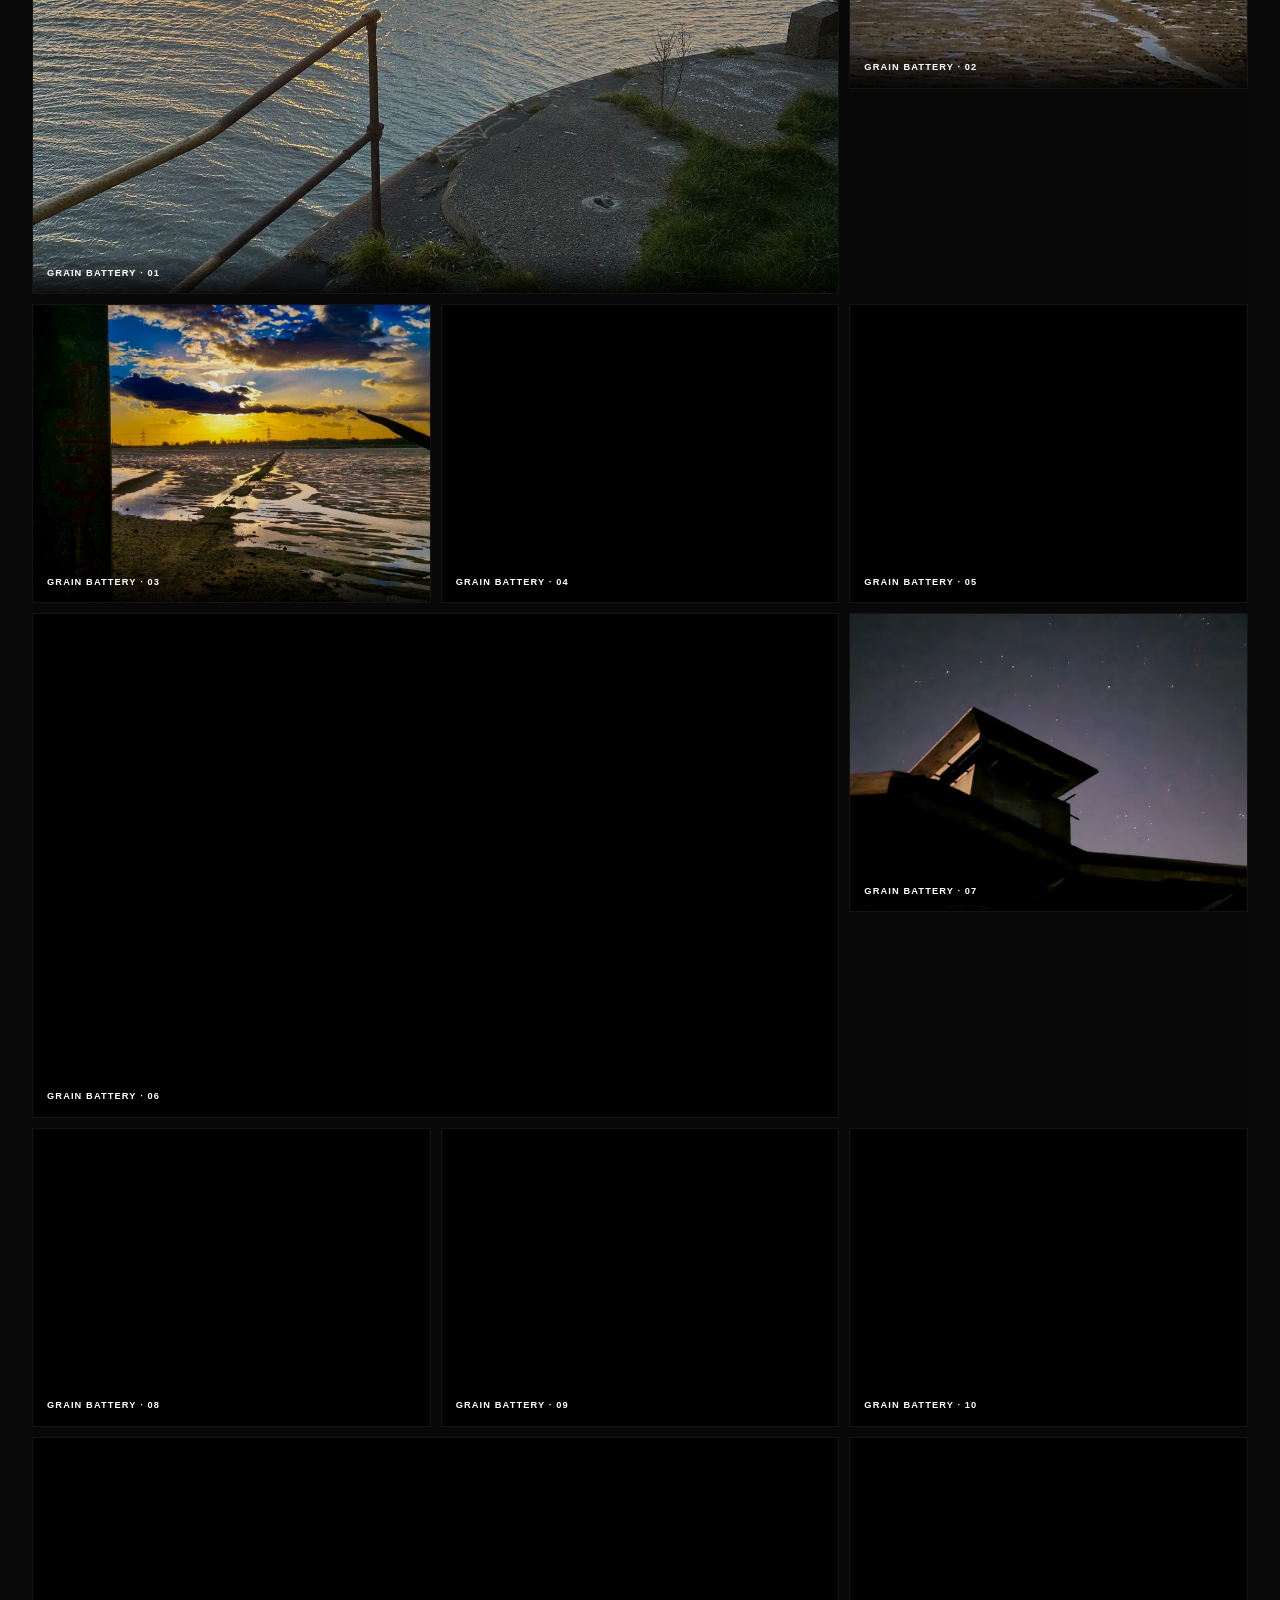
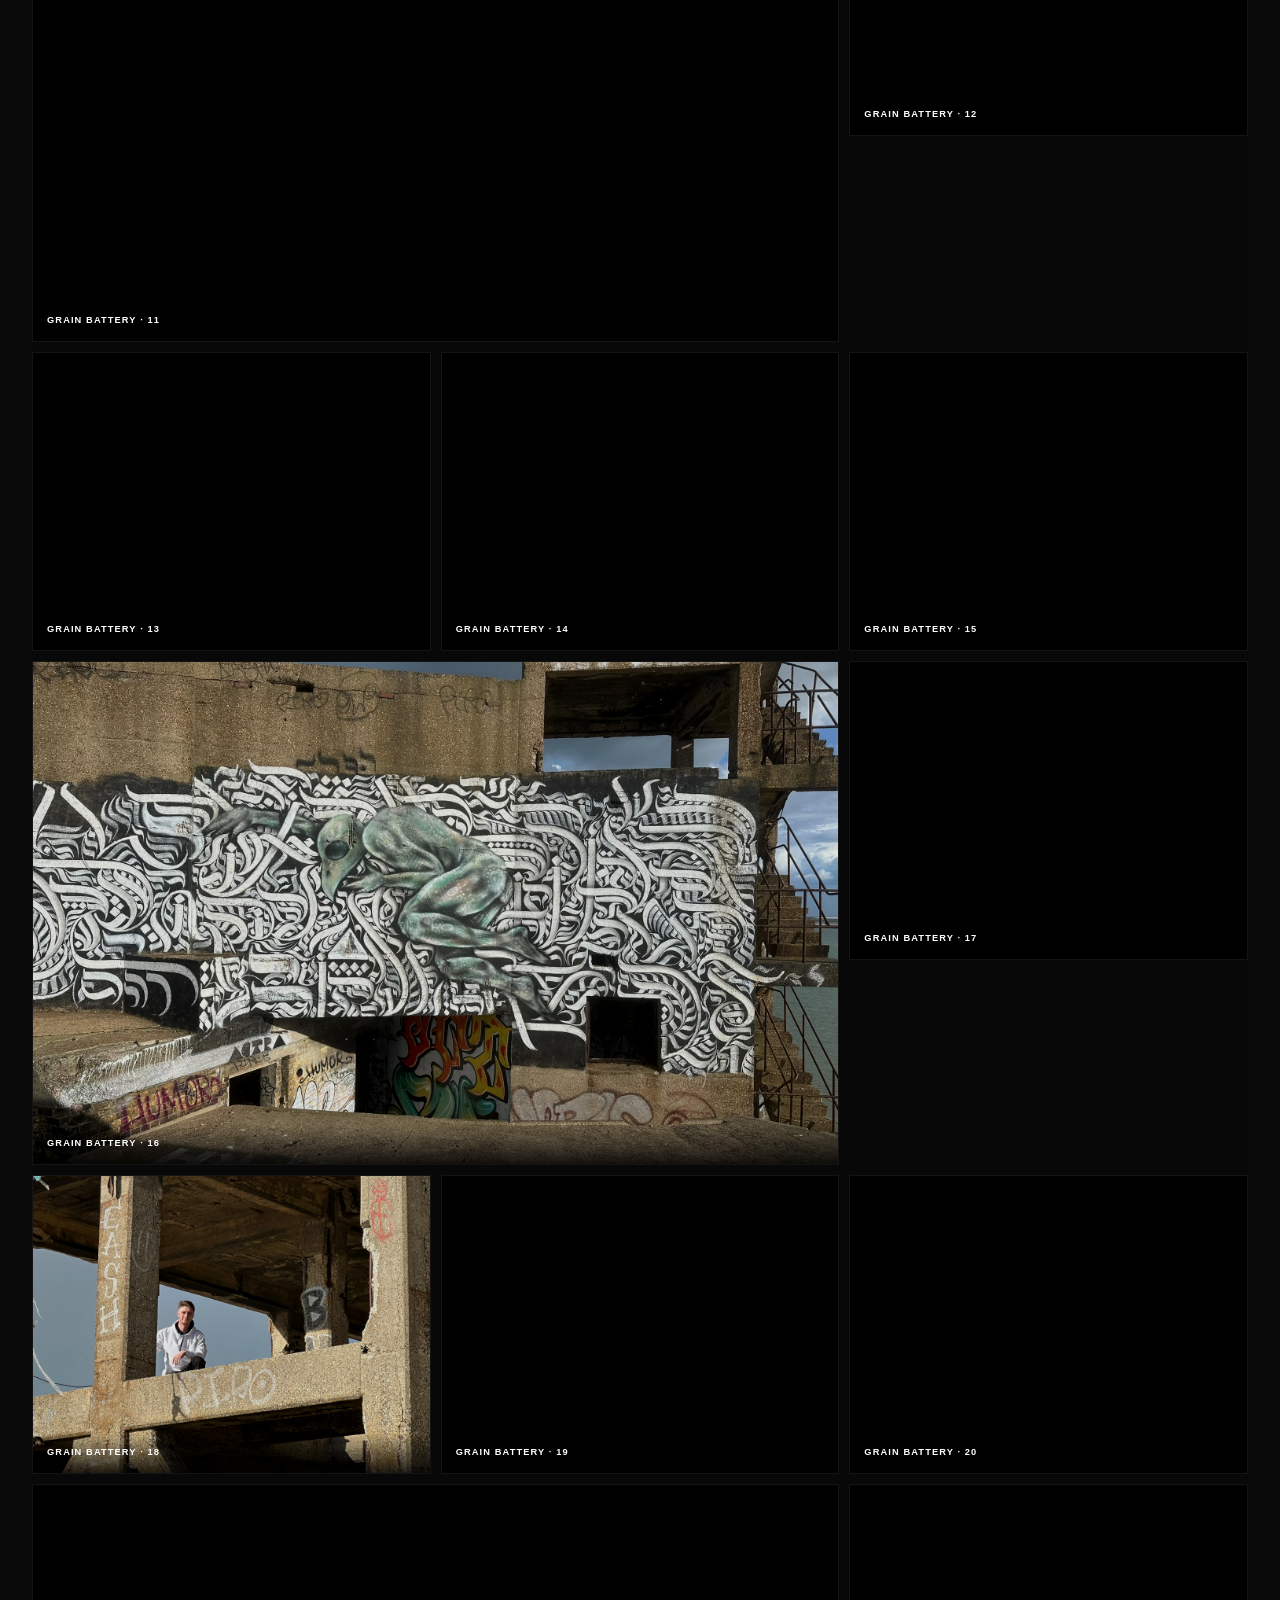
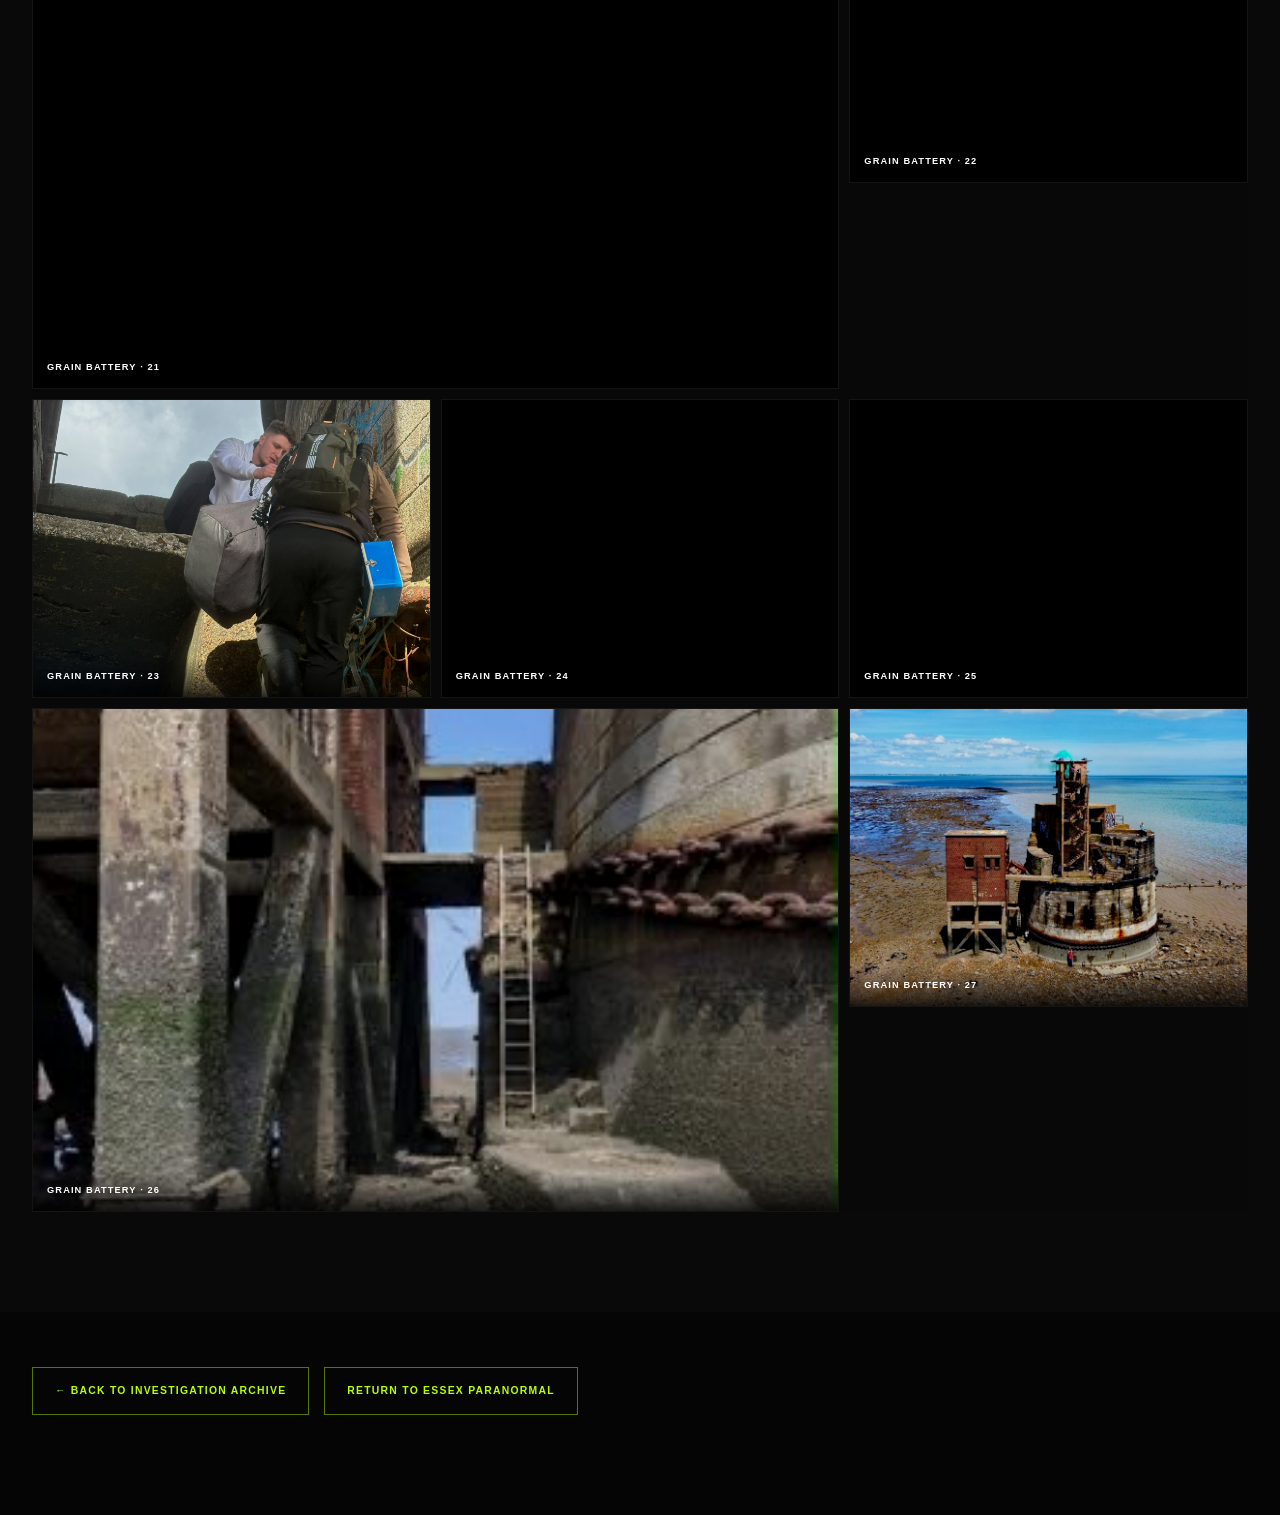
<file: investigations/grain-battery.html>
<!DOCTYPE html>
<html lang="en-GB">

<head>

    <meta charset="UTF-8">

    <meta
        name="viewport"
        content="width=device-width, initial-scale=1.0, viewport-fit=cover"
    >

    <meta
        name="description"
        content="EP-002 Grain Battery Tower investigation case file by Essex Paranormal."
    >

    <meta
        name="robots"
        content="index, follow"
    >

    <meta
        name="theme-color"
        content="#050608"
    >

    <meta
        name="color-scheme"
        content="dark"
    >

    <title>
        Grain Battery Tower | Essex Paranormal Investigation
    </title>

    <link
        rel="stylesheet"
        href="/style.css"
    >


    <style>

        /* =====================================================
           GRAIN BATTERY CASE FILE
           EP-002
           ===================================================== */

        .case-page {

            background:
                #050505;

            min-height:
                100vh;

            color:
                #ffffff;

        }


        /* =====================================================
           CASE HERO
           ===================================================== */

        .case-hero {

            position:
                relative;

            min-height:
                72vh;

            display:
                flex;

            align-items:
                flex-end;

            overflow:
                hidden;

            background:
                #050505;

        }


        .case-hero::before {

            content:
                "";

            position:
                absolute;

            inset:
                0;

            background:
                radial-gradient(
                    circle at 70% 40%,
                    rgba(183,255,0,.08),
                    transparent 35%
                );

            z-index:
                1;

            pointer-events:
                none;

        }


        .case-hero-content {

            position:
                relative;

            z-index:
                3;

            width:
                100%;

            padding:
                170px 0 80px;

        }


        .case-kicker {

            display:
                inline-flex;

            align-items:
                center;

            gap:
                12px;

            margin-bottom:
                22px;

            color:
                #B7FF00;

            font-size:
                .65rem;

            font-weight:
                900;

            letter-spacing:
                .2em;

            text-transform:
                uppercase;

        }


        .case-kicker::before {

            content:
                "";

            width:
                34px;

            height:
                1px;

            background:
                #B7FF00;

        }


        .case-hero h1 {

            max-width:
                1100px;

            margin:
                0 0 22px;

            color:
                #ffffff;

            font-size:
                clamp(
                    3.8rem,
                    10vw,
                    9rem
                );

            line-height:
                .84;

            font-weight:
                900;

            letter-spacing:
                -.065em;

            text-transform:
                uppercase;

        }


        .case-hero h1 span {

            display:
                block;

            color:
                #B7FF00;

        }


        .case-summary {

            max-width:
                780px;

            margin:
                0;

            color:
                #c5c5c5;

            font-size:
                clamp(
                    1rem,
                    1.6vw,
                    1.2rem
                );

            line-height:
                1.75;

        }


        /* =====================================================
           CASE META
           ===================================================== */

        .case-meta-bar {

            position:
                relative;

            z-index:
                5;

            border-top:
                1px solid rgba(
                    255,
                    255,
                    255,
                    .1
                );

            border-bottom:
                1px solid rgba(
                    255,
                    255,
                    255,
                    .1
                );

            background:
                #090909;

        }


        .case-meta-grid {

            display:
                grid;

            grid-template-columns:
                repeat(
                    4,
                    minmax(
                        0,
                        1fr
                    )
                );

        }


        .case-meta-item {

            min-width:
                0;

            padding:
                25px 20px;

            border-right:
                1px solid rgba(
                    255,
                    255,
                    255,
                    .08
                );

        }


        .case-meta-item:last-child {

            border-right:
                0;

        }


        .case-meta-item span {

            display:
                block;

            margin-bottom:
                8px;

            color:
                #666666;

            font-size:
                .57rem;

            font-weight:
                900;

            letter-spacing:
                .15em;

            text-transform:
                uppercase;

        }


        .case-meta-item strong {

            display:
                block;

            color:
                #dddddd;

            font-size:
                .78rem;

            line-height:
                1.5;

            overflow-wrap:
                anywhere;

        }


        /* =====================================================
           CASE SECTIONS
           ===================================================== */

        .case-section {

            padding:
                100px 0;

        }


        .case-section-dark {

            background:
                #050505;

        }


        .case-section-light {

            background:
                #090909;

        }


        .case-layout {

            display:
                grid;

            grid-template-columns:
                minmax(
                    0,
                    1.45fr
                )
                minmax(
                    260px,
                    .55fr
                );

            gap:
                80px;

            align-items:
                start;

        }


        .case-copy {

            min-width:
                0;

        }


        .case-label {

            margin:
                0 0 16px;

            color:
                #B7FF00;

            font-size:
                .62rem;

            font-weight:
                900;

            letter-spacing:
                .2em;

            text-transform:
                uppercase;

        }


        .case-copy h2 {

            margin:
                0 0 28px;

            color:
                #ffffff;

            font-size:
                clamp(
                    2.5rem,
                    5vw,
                    5rem
                );

            line-height:
                .92;

            font-weight:
                900;

            letter-spacing:
                -.05em;

            text-transform:
                uppercase;

        }


        .case-copy h2 span {

            color:
                #B7FF00;

        }


        .case-copy h3 {

            margin:
                42px 0 15px;

            color:
                #ffffff;

            font-size:
                1.1rem;

            letter-spacing:
                .04em;

            text-transform:
                uppercase;

        }


        .case-copy p {

            max-width:
                850px;

            margin:
                0 0 20px;

            color:
                #aaaaaa;

            font-size:
                .98rem;

            line-height:
                1.85;

        }


        /* =====================================================
           CASE SIDEBAR
           ===================================================== */

        .case-sidebar {

            position:
                sticky;

            top:
                120px;

            padding:
                28px;

            border:
                1px solid rgba(
                    255,
                    255,
                    255,
                    .1
                );

            background:
                #0b0b0b;

        }


        .case-sidebar-title {

            margin-bottom:
                22px;

            padding-bottom:
                15px;

            border-bottom:
                1px solid rgba(
                    255,
                    255,
                    255,
                    .08
                );

            color:
                #ffffff;

            font-size:
                .7rem;

            font-weight:
                900;

            letter-spacing:
                .15em;

            text-transform:
                uppercase;

        }


        .case-sidebar-row {

            display:
                flex;

            justify-content:
                space-between;

            gap:
                15px;

            padding:
                14px 0;

            border-bottom:
                1px solid rgba(
                    255,
                    255,
                    255,
                    .06
                );

        }


        .case-sidebar-row:last-child {

            border-bottom:
                0;

        }


        .case-sidebar-row span {

            color:
                #666666;

            font-size:
                .62rem;

            font-weight:
                900;

            letter-spacing:
                .1em;

            text-transform:
                uppercase;

        }


        .case-sidebar-row strong {

            color:
                #cccccc;

            font-size:
                .68rem;

            text-align:
                right;

        }


        /* =====================================================
           INFORMATION LISTS
           ===================================================== */

        .case-list {

            margin:
                25px 0 0;

            padding:
                0;

            list-style:
                none;

        }


        .case-list li {

            position:
                relative;

            margin:
                0;

            padding:
                12px 0 12px 24px;

            border-bottom:
                1px solid rgba(
                    255,
                    255,
                    255,
                    .07
                );

            color:
                #aaaaaa;

            font-size:
                .95rem;

            line-height:
                1.7;

        }


        .case-list li::before {

            content:
                "•";

            position:
                absolute;

            left:
                0;

            color:
                #B7FF00;

            font-weight:
                900;

        }


        .case-numbered {

            margin:
                35px 0 0;

            padding:
                0;

            list-style:
                none;

            counter-reset:
                phenomenon;

        }


        .case-numbered > li {

            position:
                relative;

            margin:
                0 0 45px;

            padding:
                0 0 0 58px;

            counter-increment:
                phenomenon;

        }


        .case-numbered > li::before {

            content:
                counter(phenomenon, decimal-leading-zero);

            position:
                absolute;

            left:
                0;

            top:
                0;

            width:
                38px;

            height:
                38px;

            display:
                flex;

            align-items:
                center;

            justify-content:
                center;

            border:
                1px solid rgba(
                    183,
                    255,
                    0,
                    .45
                );

            color:
                #B7FF00;

            font-size:
                .65rem;

            font-weight:
                900;

            letter-spacing:
                .05em;

        }


        .phenomenon-title {

            margin:
                0 0 14px;

            color:
                #ffffff;

            font-size:
                1rem;

            font-weight:
                900;

            letter-spacing:
                .06em;

            text-transform:
                uppercase;

        }


        .phenomenon-line {

            margin:
                0 0 10px;

            color:
                #aaaaaa;

            font-size:
                .94rem;

            line-height:
                1.75;

        }


        .phenomenon-line strong {

            color:
                #ffffff;

        }


        /* =====================================================
           HIGHLIGHT BOX
           ===================================================== */

        .case-highlight {

            margin:
                45px 0 0;

            padding:
                32px;

            border-left:
                2px solid #B7FF00;

            background:
                #0b0b0b;

        }


        .case-highlight strong {

            display:
                block;

            margin-bottom:
                12px;

            color:
                #ffffff;

            font-size:
                .7rem;

            letter-spacing:
                .14em;

            text-transform:
                uppercase;

        }


        .case-highlight p {

            margin:
                0;

            max-width:
                900px;

            color:
                #a8a8a8;

            font-size:
                .92rem;

            line-height:
                1.8;

        }


        /* =====================================================
           PHOTO GALLERY
           ===================================================== */

        .case-gallery-intro {

            max-width:
                800px;

            margin-bottom:
                55px;

        }


        .case-gallery-intro p {

            margin:
                0;

            color:
                #999999;

            font-size:
                .95rem;

            line-height:
                1.8;

        }


        .case-gallery {

            display:
                grid;

            grid-template-columns:
                repeat(
                    3,
                    minmax(
                        0,
                        1fr
                    )
                );

            gap:
                10px;

        }


        .case-gallery figure {

            position:
                relative;

            margin:
                0;

            overflow:
                hidden;

            background:
                #000000;

            border:
                1px solid rgba(
                    255,
                    255,
                    255,
                    .08
                );

            aspect-ratio:
                4 / 3;

        }


        .case-gallery figure:nth-child(5n + 1) {

            grid-column:
                span 2;

            aspect-ratio:
                16 / 10;

        }


        .case-gallery img {

            display:
                block;

            width:
                100%;

            height:
                100%;

            object-fit:
                cover;

            transition:
                transform .45s ease,
                filter .45s ease;

            filter:
                brightness(.88)
                contrast(1.04);

        }


        .case-gallery figure:hover img {

            transform:
                scale(1.035);

            filter:
                brightness(1)
                contrast(1.06);

        }


        .case-gallery figcaption {

            position:
                absolute;

            left:
                0;

            right:
                0;

            bottom:
                0;

            padding:
                12px 14px;

            background:
                linear-gradient(
                    180deg,
                    transparent,
                    rgba(0,0,0,.82)
                );

            color:
                #ffffff;

            font-size:
                .58rem;

            font-weight:
                900;

            letter-spacing:
                .12em;

            text-transform:
                uppercase;

        }


        /* =====================================================
           RETURN
           ===================================================== */

        .case-return {

            padding:
                55px 0 100px;

            background:
                #050505;

        }


        .case-return-links {

            display:
                flex;

            flex-wrap:
                wrap;

            gap:
                15px;

        }


        .case-return a {

            display:
                inline-flex;

            align-items:
                center;

            justify-content:
                center;

            min-height:
                48px;

            padding:
                0 22px;

            border:
                1px solid rgba(
                    183,
                    255,
                    0,
                    .45
                );

            color:
                #B7FF00;

            background:
                transparent;

            font-size:
                .65rem;

            font-weight:
                900;

            letter-spacing:
                .12em;

            text-decoration:
                none;

            text-transform:
                uppercase;

            transition:
                background .2s ease,
                color .2s ease,
                border-color .2s ease;

        }


        .case-return a:hover {

            color:
                #050505;

            background:
                #B7FF00;

            border-color:
                #B7FF00;

        }


        /* =====================================================
           MOBILE
           ===================================================== */

        @media (max-width: 850px) {

            .case-hero {

                min-height:
                    68vh;

            }


            .case-hero-content {

                padding:
                    140px 0 60px;

            }


            .case-meta-grid {

                grid-template-columns:
                    repeat(
                        2,
                        minmax(
                            0,
                            1fr
                        )
                    );

            }


            .case-meta-item:nth-child(2) {

                border-right:
                    0;

            }


            .case-layout {

                grid-template-columns:
                    1fr;

                gap:
                    50px;

            }


            .case-sidebar {

                position:
                    static;

            }


            .case-gallery {

                grid-template-columns:
                    repeat(
                        2,
                        minmax(
                            0,
                            1fr
                        )
                    );

            }


            .case-gallery figure:nth-child(5n + 1) {

                grid-column:
                    span 2;

            }

        }


        @media (max-width: 550px) {

            .case-hero {

                min-height:
                    66vh;

            }


            .case-hero-content {

                padding:
                    125px 0 45px;

            }


            .case-hero h1 {

                font-size:
                    clamp(
                        3.1rem,
                        16vw,
                        5.2rem
                    );

            }


            .case-summary {

                font-size:
                    .9rem;

            }


            .case-meta-grid {

                grid-template-columns:
                    1fr;

            }


            .case-meta-item,
            .case-meta-item:nth-child(2) {

                border-right:
                    0;

                border-bottom:
                    1px solid rgba(
                        255,
                        255,
                        255,
                        .08
                    );

            }


            .case-meta-item:last-child {

                border-bottom:
                    0;

            }


            .case-section {

                padding:
                    75px 0;

            }


            .case-copy h2 {

                font-size:
                    clamp(
                        2.35rem,
                        13vw,
                        4rem
                    );

            }


            .case-copy p {

                font-size:
                    .9rem;

            }


            .case-sidebar {

                padding:
                    22px;

            }


            .case-highlight {

                padding:
                    25px 20px;

            }


            .case-gallery {

                grid-template-columns:
                    1fr;

                gap:
                    8px;

            }


            .case-gallery figure,
            .case-gallery figure:nth-child(5n + 1) {

                grid-column:
                    span 1;

                aspect-ratio:
                    4 / 3;

            }


            .case-return {

                padding:
                    40px 0 70px;

            }


            .case-return-links {

                flex-direction:
                    column;

            }


            .case-return a {

                width:
                    100%;

            }

        }

    </style>

</head>


<body class="case-page">


    <!-- =====================================================
         HEADER
         ===================================================== -->

    <header class="site-header">

        <div class="container header-container">


            <a
                href="/#home"
                class="brand"
                aria-label="Essex Paranormal home"
            >

                <span class="brand-logo-crop">

                    <img
                        src="/essex-paranormal-logo.png"
                        alt="Essex Paranormal"
                        class="brand-logo"
                        decoding="async"
                    >

                </span>

            </a>


            <nav
                id="main-navigation"
                aria-label="Main navigation"
            >

                <a href="/#home">
                    HOME
                </a>

                <a href="/#upcoming-events">
                    UPCOMING EVENTS
                </a>

                <a href="/#about">
                    MEET LEWIS
                </a>

                <a href="/#experiences">
                    EXPERIENCES
                </a>

                <a
                    href="/investigations/"
                    class="active"
                >
                    INVESTIGATIONS
                </a>

                <a href="/#gallery">
                    GALLERY
                </a>

                <a href="/#community">
                    JOIN US / FORUM
                </a>

                <a href="/#contact">
                    CONTACT
                </a>

            </nav>


            <button
                class="menu-toggle"
                type="button"
                aria-label="Open navigation menu"
                aria-expanded="false"
                aria-controls="main-navigation"
            >

                <span></span>
                <span></span>
                <span></span>

            </button>


        </div>

    </header>



    <!-- =====================================================
         MAIN
         ===================================================== -->

    <main>


        <!-- =================================================
             CASE HERO
             ================================================= -->

        <section class="case-hero">

            <div class="case-hero-content">

                <div class="container">


                    <div class="case-kicker">

                        EP-002 · INVESTIGATION CASE FILE

                    </div>


                    <h1>

                        GRAIN BATTERY

                        <span>
                            TOWER.
                        </span>

                    </h1>


                    <p class="case-summary">

                        Grain Battery Tower (Sea Fort), Grain.
                        An overnight lockdown paranormal investigation
                        involving Essex Paranormal, Dan of the Dead
                        and Haunting Investigations.

                    </p>


                </div>

            </div>

        </section>



        <!-- =================================================
             CASE META
             ================================================= -->

        <section class="case-meta-bar">

            <div class="container">

                <div class="case-meta-grid">


                    <div class="case-meta-item">

                        <span>
                            CASE
                        </span>

                        <strong>
                            EP-002
                        </strong>

                    </div>


                    <div class="case-meta-item">

                        <span>
                            LOCATION
                        </span>

                        <strong>
                            Grain, Kent, UK
                        </strong>

                    </div>


                    <div class="case-meta-item">

                        <span>
                            SITE
                        </span>

                        <strong>
                            Grain Battery Tower
                        </strong>

                    </div>


                    <div class="case-meta-item">

                        <span>
                            METHOD
                        </span>

                        <strong>
                            Overnight Lockdown
                        </strong>

                    </div>


                </div>

            </div>

        </section>



        <!-- =================================================
             LOCATION
             ================================================= -->

        <section class="case-section case-section-dark">

            <div class="container">


                <div class="case-layout">


                    <article class="case-copy">


                        <p class="case-label">
                            CASE FILE EP-002
                        </p>


                        <h2>

                            GRAIN BATTERY

                            <span>
                                TOWER.
                            </span>

                        </h2>


                        <h3>
                            Location
                        </h3>


                        <p>
                            Site: Grain Battery Tower (sea fort)
                        </p>

                        <p>
                            Area: Off the coast of Grain, Kent, UK
                        </p>

                        <p>
                            Type: Isolated coastal defence structure,
                            tidal cut-off, multi-level interior
                        </p>


                        <h3>
                            Investigation Details
                        </h3>


                        <p>
                            Method: Overnight lockdown paranormal investigation
                        </p>

                        <p>
                            Conditions:
                        </p>


                        <ul class="case-list">

                            <li>
                                Isolated structure, no public access during investigation
                            </li>

                            <li>
                                Tidal separation from mainland
                            </li>

                            <li>
                                Controlled lighting and sound environment
                            </li>

                        </ul>


                        <p style="margin-top:28px;">
                            Focus: Audio phenomena, movement, environmental changes,
                            potential intelligent communication
                        </p>


                    </article>



                    <aside class="case-sidebar">


                        <div class="case-sidebar-title">

                            CASE INFORMATION

                        </div>


                        <div class="case-sidebar-row">

                            <span>
                                Case
                            </span>

                            <strong>
                                EP-002
                            </strong>

                        </div>


                        <div class="case-sidebar-row">

                            <span>
                                Site
                            </span>

                            <strong>
                                Grain Battery Tower
                            </strong>

                        </div>


                        <div class="case-sidebar-row">

                            <span>
                                Area
                            </span>

                            <strong>
                                Off Grain, Kent
                            </strong>

                        </div>


                        <div class="case-sidebar-row">

                            <span>
                                Type
                            </span>

                            <strong>
                                Coastal Defence Structure
                            </strong>

                        </div>


                        <div class="case-sidebar-row">

                            <span>
                                Method
                            </span>

                            <strong>
                                Overnight Lockdown
                            </strong>

                        </div>


                    </aside>


                </div>


            </div>

        </section>



        <!-- =================================================
             TEAMS
             ================================================= -->

        <section class="case-section case-section-light">

            <div class="container">


                <div class="case-layout">


                    <article class="case-copy">


                        <p class="case-label">
                            INVESTIGATION TEAM
                        </p>


                        <h2>

                            TEAMS

                            <span>
                                INVOLVED.
                            </span>

                        </h2>


                        <ul class="case-list">

                            <li>
                                Essex Paranormal
                            </li>

                            <li>
                                Dan of the Dead
                            </li>

                            <li>
                                Haunting Investigations
                            </li>

                        </ul>


                        <h3>
                            Lead Investigators
                        </h3>


                        <p>
                            Lewis (Essex Paranormal), DanDan, Kallum
                        </p>


                    </article>



                    <aside class="case-sidebar">


                        <div class="case-sidebar-title">

                            INVESTIGATION CONDITIONS

                        </div>


                        <div class="case-sidebar-row">

                            <span>
                                Access
                            </span>

                            <strong>
                                Isolated Structure
                            </strong>

                        </div>


                        <div class="case-sidebar-row">

                            <span>
                                Public Access
                            </span>

                            <strong>
                                None During Investigation
                            </strong>

                        </div>


                        <div class="case-sidebar-row">

                            <span>
                                Mainland
                            </span>

                            <strong>
                                Tidal Separation
                            </strong>

                        </div>


                        <div class="case-sidebar-row">

                            <span>
                                Environment
                            </span>

                            <strong>
                                Controlled Lighting &amp; Sound
                            </strong>

                        </div>


                    </aside>


                </div>


            </div>

        </section>



        <!-- =================================================
             SUMMARY OF ACTIVITY
             ================================================= -->

        <section class="case-section case-section-dark">

            <div class="container">


                <article class="case-copy">


                    <p class="case-label">
                        SUMMARY OF ACTIVITY
                    </p>


                    <h2>

                        LONG PERIODS

                        <span>
                            OF QUIET.
                        </span>

                    </h2>


                    <p>
                        Overall activity was subtle but notable, with
                        long periods of quiet punctuated by clear,
                        unexplained events. The most significant
                        occurrences were disembodied voices and
                        unaccounted movement in empty areas of the tower.
                    </p>


                </article>


            </div>

        </section>



        <!-- =================================================
             DOCUMENTED PHENOMENA
             ================================================= -->

        <section class="case-section case-section-light">

            <div class="container">


                <article class="case-copy">


                    <p class="case-label">
                        DOCUMENTED PHENOMENA
                    </p>


                    <h2>

                        WHAT WAS

                        <span>
                            RECORDED.
                        </span>

                    </h2>


                    <ol class="case-numbered">


                        <li>

                            <h3 class="phenomenon-title">
                                Unexplained Movement
                            </h3>


                            <p class="phenomenon-line">
                                <strong>Description:</strong>
                                Multiple instances of shifting/stepping sounds
                                heard from rooms with no visible occupants.
                            </p>


                            <p class="phenomenon-line">
                                <strong>Location:</strong>
                                Interior rooms on upper levels.
                            </p>


                            <p class="phenomenon-line">
                                <strong>Notes:</strong>
                                No team members present in the areas at the time.
                                Sounds were distinct enough to be perceived as
                                movement rather than building noise.
                            </p>

                        </li>



                        <li>

                            <h3 class="phenomenon-title">
                                Disembodied Voices
                            </h3>


                            <p class="phenomenon-line">
                                <strong>Description:</strong>
                                Voice-like sounds captured during quiet periods
                                of the investigation.
                            </p>


                            <p class="phenomenon-line">
                                <strong>Characteristics:</strong>
                                Short, conversational tones.
                                Not linked to any investigator's position or radio use.
                            </p>

                        </li>



                        <li>

                            <h3 class="phenomenon-title">
                                Two Male Voices in Empty Room
                            </h3>


                            <p class="phenomenon-line">
                                <strong>Description:</strong>
                                Two clearly audible male voices heard having
                                a conversation in one of the rooms.
                            </p>


                            <p class="phenomenon-line">
                                <strong>Verification:</strong>
                                Room confirmed empty at the time of the event.
                                Heard live by the team and flagged immediately.
                                Marked for detailed audio review in post-analysis.
                            </p>


                            <p class="phenomenon-line">
                                <strong>Significance:</strong>
                                Considered the strongest anomaly of the night
                                due to clarity, duration and location control.
                            </p>


                        </li>


                    </ol>


                    <div class="case-highlight">


                        <strong>
                            KEY DOCUMENTED EVENT
                        </strong>


                        <p>
                            Two clearly audible male voices were heard having
                            a conversation in an empty room. The room was
                            confirmed empty at the time, the event was heard
                            live by the team and it was flagged immediately
                            for detailed audio review in post-analysis.
                        </p>


                    </div>


                </article>


            </div>

        </section>



        <!-- =================================================
             EVIDENCE COLLECTED
             ================================================= -->

        <section class="case-section case-section-dark">

            <div class="container">


                <div class="case-layout">


                    <article class="case-copy">


                        <p class="case-label">
                            EVIDENCE COLLECTED
                        </p>


                        <h2>

                            THE

                            <span>
                                RECORD.
                            </span>

                        </h2>


                        <h3>
                            Audio Recordings
                        </h3>


                        <ul class="case-list">

                            <li>
                                Multiple sessions across different levels of the tower.
                            </li>

                            <li>
                                Markers placed at times of movement and vocal phenomena.
                            </li>

                        </ul>


                        <h3>
                            Video Documentation
                        </h3>


                        <ul class="case-list">

                            <li>
                                Walkthroughs, static camera placements and live reactions
                                to key events.
                            </li>

                        </ul>


                        <h3>
                            Environmental Notes
                        </h3>


                        <ul class="case-list">

                            <li>
                                Long stretches of stillness and low activity.
                            </li>

                            <li>
                                Heavy, “charged” atmosphere despite minimal visual phenomena.
                            </li>

                        </ul>


                    </article>



                    <aside class="case-sidebar">


                        <div class="case-sidebar-title">

                            MATERIAL COLLECTED

                        </div>


                        <div class="case-sidebar-row">

                            <span>
                                Audio
                            </span>

                            <strong>
                                Multiple Sessions
                            </strong>

                        </div>


                        <div class="case-sidebar-row">

                            <span>
                                Video
                            </span>

                            <strong>
                                Walkthroughs / Static Cameras
                            </strong>

                        </div>


                        <div class="case-sidebar-row">

                            <span>
                                Markers
                            </span>

                            <strong>
                                Movement / Vocal Events
                            </strong>

                        </div>


                        <div class="case-sidebar-row">

                            <span>
                                Environment
                            </span>

                            <strong>
                                Stillness / Low Activity
                            </strong>

                        </div>


                    </aside>


                </div>


            </div>

        </section>



        <!-- =================================================
             PRELIMINARY CONCLUSION
             ================================================= -->

        <section class="case-section case-section-light">

            <div class="container">


                <article class="case-copy">


                    <p class="case-label">
                        PRELIMINARY CONCLUSION
                    </p>


                    <h2>

                        FURTHER

                        <span>
                            STUDY.
                        </span>

                    </h2>


                    <p>
                        Grain Battery Tower did not present constant
                        high-level activity; however, the clear vocal
                        event involving two male voices in an empty room,
                        combined with repeated instances of unexplained
                        movement, makes this location operationally
                        significant for further study.
                    </p>


                    <h3>
                        The Site Is Recommended For Follow-Up Investigations Focusing On:
                    </h3>


                    <ul class="case-list">

                        <li>
                            Extended audio monitoring in the room where
                            the conversation was heard.
                        </li>

                        <li>
                            Controlled isolation experiments with reduced
                            team presence.
                        </li>

                        <li>
                            Comparative sessions at different tidal and
                            weather conditions.
                        </li>

                    </ul>


                </article>


            </div>

        </section>



        <!-- =================================================
             EPISODE RELEASE
             ================================================= -->

        <section class="case-section case-section-dark">

            <div class="container">


                <article class="case-copy">


                    <p class="case-label">
                        EPISODE RELEASE
                    </p>


                    <h2>

                        THE FULL

                        <span>
                            INVESTIGATION.
                        </span>

                    </h2>


                    <p>
                        A full episode featuring this investigation—covering
                        setup, live reactions, evidence review and team
                        commentary—will be available soon in the Episodes
                        section of the Essex Paranormal website.
                    </p>


                </article>


            </div>

        </section>



        <!-- =================================================
             PHOTOGRAPHIC RECORD
             ================================================= -->

        <section class="case-section case-section-light" id="gallery">

            <div class="container">


                <div class="case-gallery-intro">


                    <p class="case-label">
                        GRAIN BATTERY TOWER · PHOTOGRAPHIC RECORD
                    </p>


                    <h2 class="case-copy h2">

                        THE

                        <span>
                            LOCATION.
                        </span>

                    </h2>


                    <p>
                        Photographs documenting the Grain Battery Tower
                        location, surrounding environment, structure and
                        investigation.
                    </p>


                </div>


                <div class="case-gallery">


                    <figure>

                        <img
                            src="grain-battery-01.JPG"
                            alt="Grain Battery Tower photograph 01"
                            loading="lazy"
                            decoding="async"
                        >

                        <figcaption>
                            GRAIN BATTERY · 01
                        </figcaption>

                    </figure>


                    <figure>

                        <img
                            src="grain-battery-02.JPG"
                            alt="Grain Battery Tower photograph 02"
                            loading="lazy"
                            decoding="async"
                        >

                        <figcaption>
                            GRAIN BATTERY · 02
                        </figcaption>

                    </figure>


                    <figure>

                        <img
                            src="grain-battery-03.JPG"
                            alt="Grain Battery Tower photograph 03"
                            loading="lazy"
                            decoding="async"
                        >

                        <figcaption>
                            GRAIN BATTERY · 03
                        </figcaption>

                    </figure>


                    <figure>

                        <img
                            src="grain-battery-04.JPG"
                            alt="Grain Battery Tower photograph 04"
                            loading="lazy"
                            decoding="async"
                        >

                        <figcaption>
                            GRAIN BATTERY · 04
                        </figcaption>

                    </figure>


                    <figure>

                        <img
                            src="grain-battery-05.JPG"
                            alt="Grain Battery Tower photograph 05"
                            loading="lazy"
                            decoding="async"
                        >

                        <figcaption>
                            GRAIN BATTERY · 05
                        </figcaption>

                    </figure>


                    <figure>

                        <img
                            src="grain-battery-06.JPG"
                            alt="Grain Battery Tower photograph 06"
                            loading="lazy"
                            decoding="async"
                        >

                        <figcaption>
                            GRAIN BATTERY · 06
                        </figcaption>

                    </figure>


                    <figure>

                        <img
                            src="grain-battery-07.JPG"
                            alt="Grain Battery Tower photograph 07"
                            loading="lazy"
                            decoding="async"
                        >

                        <figcaption>
                            GRAIN BATTERY · 07
                        </figcaption>

                    </figure>


                    <figure>

                        <img
                            src="grain-battery-08.JPG"
                            alt="Grain Battery Tower photograph 08"
                            loading="lazy"
                            decoding="async"
                        >

                        <figcaption>
                            GRAIN BATTERY · 08
                        </figcaption>

                    </figure>


                    <figure>

                        <img
                            src="grain-battery-09.JPG"
                            alt="Grain Battery Tower photograph 09"
                            loading="lazy"
                            decoding="async"
                        >

                        <figcaption>
                            GRAIN BATTERY · 09
                        </figcaption>

                    </figure>


                    <figure>

                        <img
                            src="grain-battery-10.JPG"
                            alt="Grain Battery Tower photograph 10"
                            loading="lazy"
                            decoding="async"
                        >

                        <figcaption>
                            GRAIN BATTERY · 10
                        </figcaption>

                    </figure>


                    <figure>

                        <img
                            src="grain-battery-11.JPG"
                            alt="Grain Battery Tower photograph 11"
                            loading="lazy"
                            decoding="async"
                        >

                        <figcaption>
                            GRAIN BATTERY · 11
                        </figcaption>

                    </figure>


                    <figure>

                        <img
                            src="grain-battery-12.JPG"
                            alt="Grain Battery Tower photograph 12"
                            loading="lazy"
                            decoding="async"
                        >

                        <figcaption>
                            GRAIN BATTERY · 12
                        </figcaption>

                    </figure>


                    <figure>

                        <img
                            src="grain-battery-13.JPG"
                            alt="Grain Battery Tower photograph 13"
                            loading="lazy"
                            decoding="async"
                        >

                        <figcaption>
                            GRAIN BATTERY · 13
                        </figcaption>

                    </figure>


                    <figure>

                        <img
                            src="grain-battery-14.JPG"
                            alt="Grain Battery Tower photograph 14"
                            loading="lazy"
                            decoding="async"
                        >

                        <figcaption>
                            GRAIN BATTERY · 14
                        </figcaption>

                    </figure>


                    <figure>

                        <img
                            src="grain-battery-15.JPG"
                            alt="Grain Battery Tower photograph 15"
                            loading="lazy"
                            decoding="async"
                        >

                        <figcaption>
                            GRAIN BATTERY · 15
                        </figcaption>

                    </figure>


                    <figure>

                        <img
                            src="grain-battery-16.JPG"
                            alt="Grain Battery Tower photograph 16"
                            loading="lazy"
                            decoding="async"
                        >

                        <figcaption>
                            GRAIN BATTERY · 16
                        </figcaption>

                    </figure>


                    <figure>

                        <img
                            src="grain-battery-17.JPG"
                            alt="Grain Battery Tower photograph 17"
                            loading="lazy"
                            decoding="async"
                        >

                        <figcaption>
                            GRAIN BATTERY · 17
                        </figcaption>

                    </figure>


                    <figure>

                        <img
                            src="grain-battery-18.JPG"
                            alt="Grain Battery Tower photograph 18"
                            loading="lazy"
                            decoding="async"
                        >

                        <figcaption>
                            GRAIN BATTERY · 18
                        </figcaption>

                    </figure>


                    <figure>

                        <img
                            src="grain-battery-19.JPG"
                            alt="Grain Battery Tower photograph 19"
                            loading="lazy"
                            decoding="async"
                        >

                        <figcaption>
                            GRAIN BATTERY · 19
                        </figcaption>

                    </figure>


                    <figure>

                        <img
                            src="grain-battery-20.JPG"
                            alt="Grain Battery Tower photograph 20"
                            loading="lazy"
                            decoding="async"
                        >

                        <figcaption>
                            GRAIN BATTERY · 20
                        </figcaption>

                    </figure>


                    <figure>

                        <img
                            src="grain-battery-21.JPG"
                            alt="Grain Battery Tower photograph 21"
                            loading="lazy"
                            decoding="async"
                        >

                        <figcaption>
                            GRAIN BATTERY · 21
                        </figcaption>

                    </figure>


                    <figure>

                        <img
                            src="grain-battery-22.JPG"
                            alt="Grain Battery Tower photograph 22"
                            loading="lazy"
                            decoding="async"
                        >

                        <figcaption>
                            GRAIN BATTERY · 22
                        </figcaption>

                    </figure>


                    <figure>

                        <img
                            src="grain-battery-23.JPG"
                            alt="Grain Battery Tower photograph 23"
                            loading="lazy"
                            decoding="async"
                        >

                        <figcaption>
                            GRAIN BATTERY · 23
                        </figcaption>

                    </figure>


                    <figure>

                        <img
                            src="grain-battery-24.JPG"
                            alt="Grain Battery Tower photograph 24"
                            loading="lazy"
                            decoding="async"
                        >

                        <figcaption>
                            GRAIN BATTERY · 24
                        </figcaption>

                    </figure>


                    <figure>

                        <img
                            src="grain-battery-25.JPG"
                            alt="Grain Battery Tower photograph 25"
                            loading="lazy"
                            decoding="async"
                        >

                        <figcaption>
                            GRAIN BATTERY · 25
                        </figcaption>

                    </figure>


                    <figure>

                        <img
                            src="grain-battery-26.JPG"
                            alt="Grain Battery Tower photograph 26"
                            loading="lazy"
                            decoding="async"
                        >

                        <figcaption>
                            GRAIN BATTERY · 26
                        </figcaption>

                    </figure>


                    <figure>

                        <img
                            src="grain-battery-27.JPG"
                            alt="Grain Battery Tower photograph 27"
                            loading="lazy"
                            decoding="async"
                        >

                        <figcaption>
                            GRAIN BATTERY · 27
                        </figcaption>

                    </figure>


                </div>


            </div>

        </section>



        <!-- =================================================
             RETURN TO ARCHIVE
             ================================================= -->

        <section class="case-return">

            <div class="container">


                <div class="case-return-links">


                    <a
                        href="/investigations/"
                    >
                        ← BACK TO INVESTIGATION ARCHIVE
                    </a>


                    <a
                        href="/#home"
                    >
                        RETURN TO ESSEX PARANORMAL
                    </a>


                </div>


            </div>

        </section>


    </main>



    <!-- =====================================================
         EXISTING SITE JAVASCRIPT
         ===================================================== -->

    <script src="/script.js"></script>


</body>

</html>
</file>
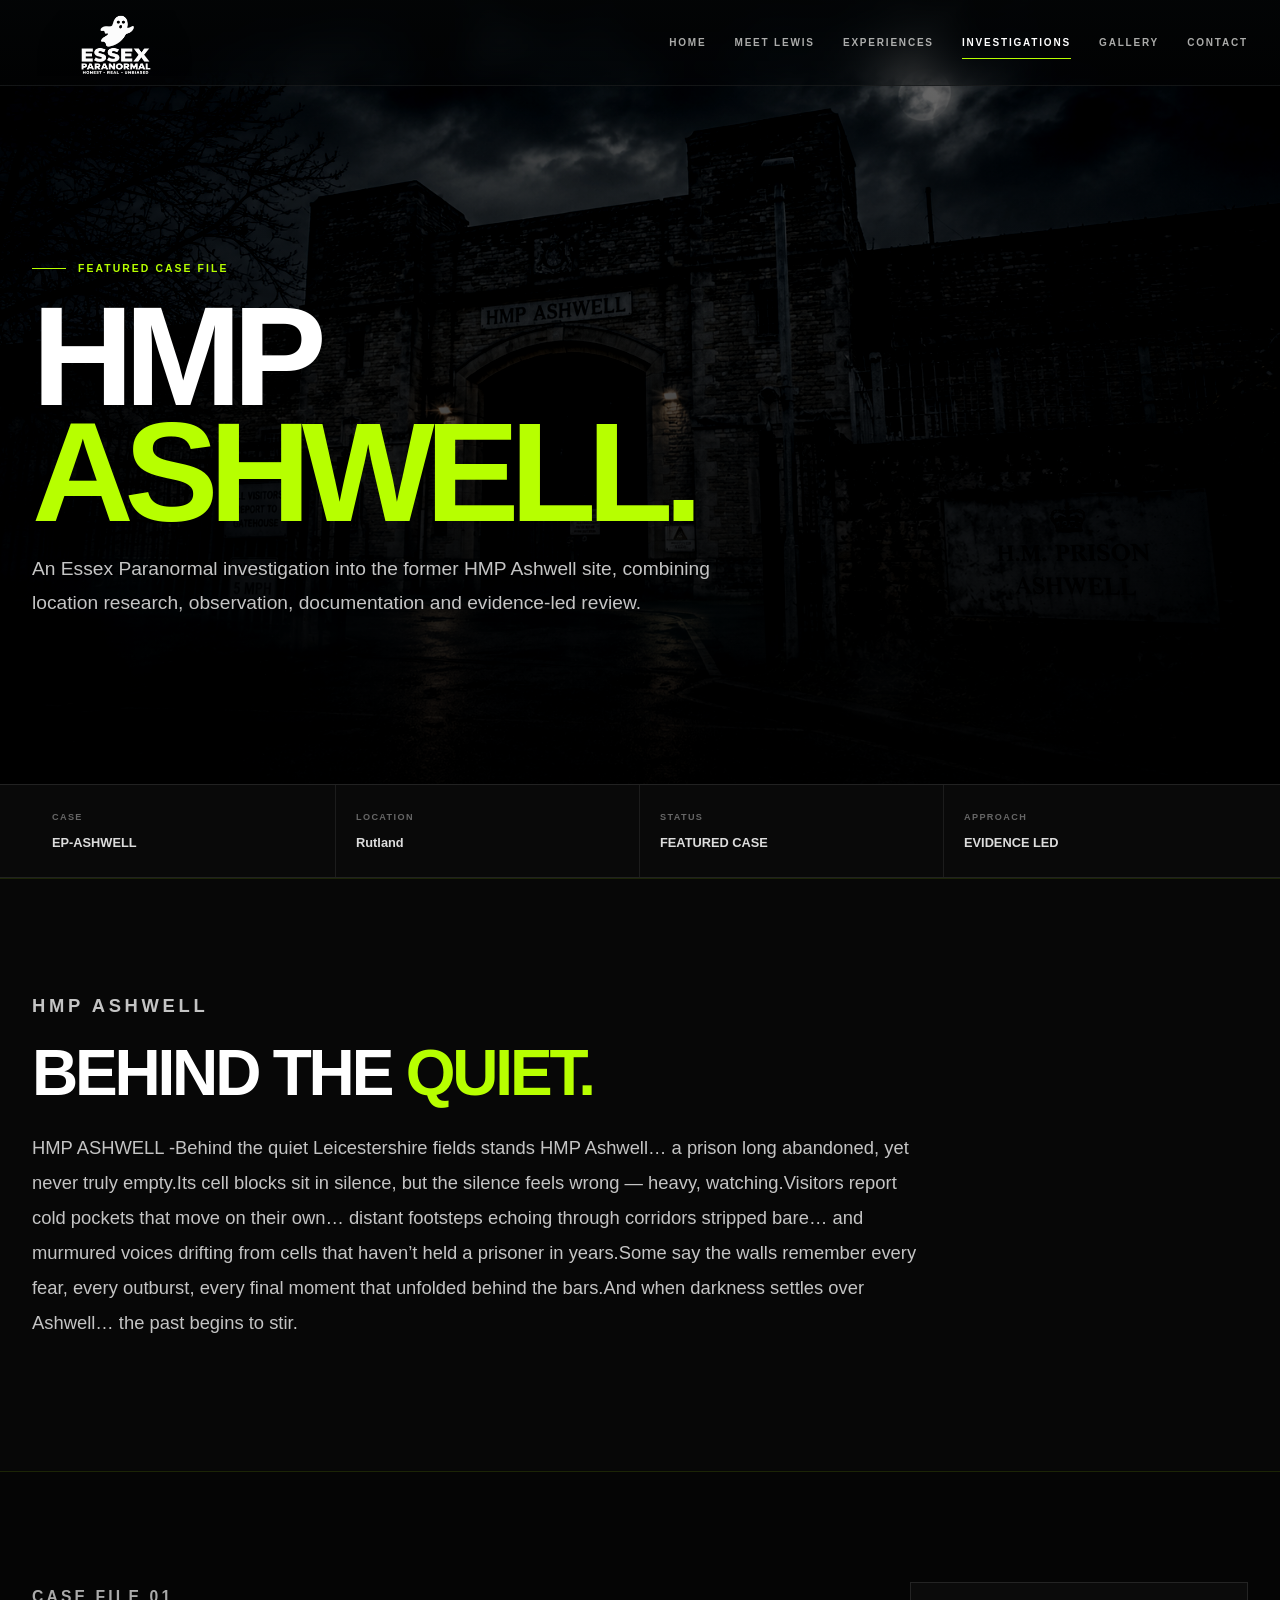
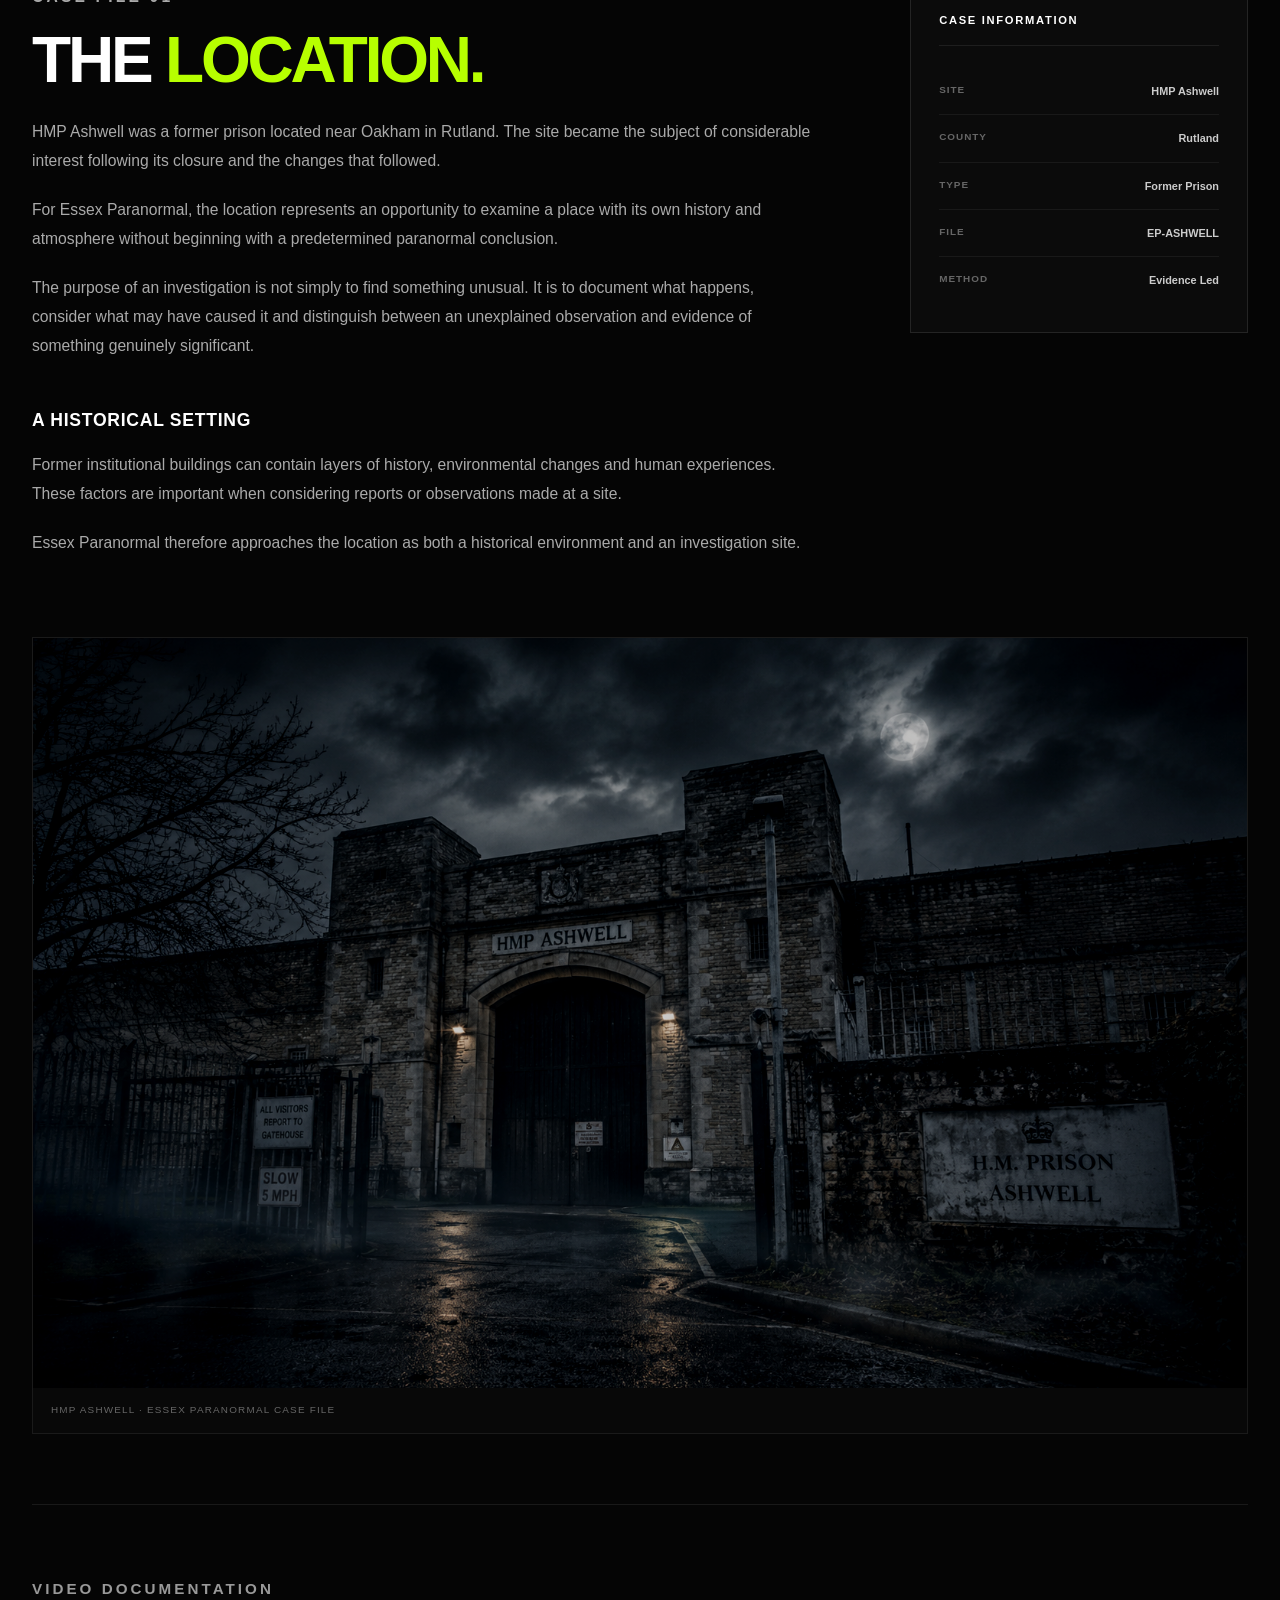
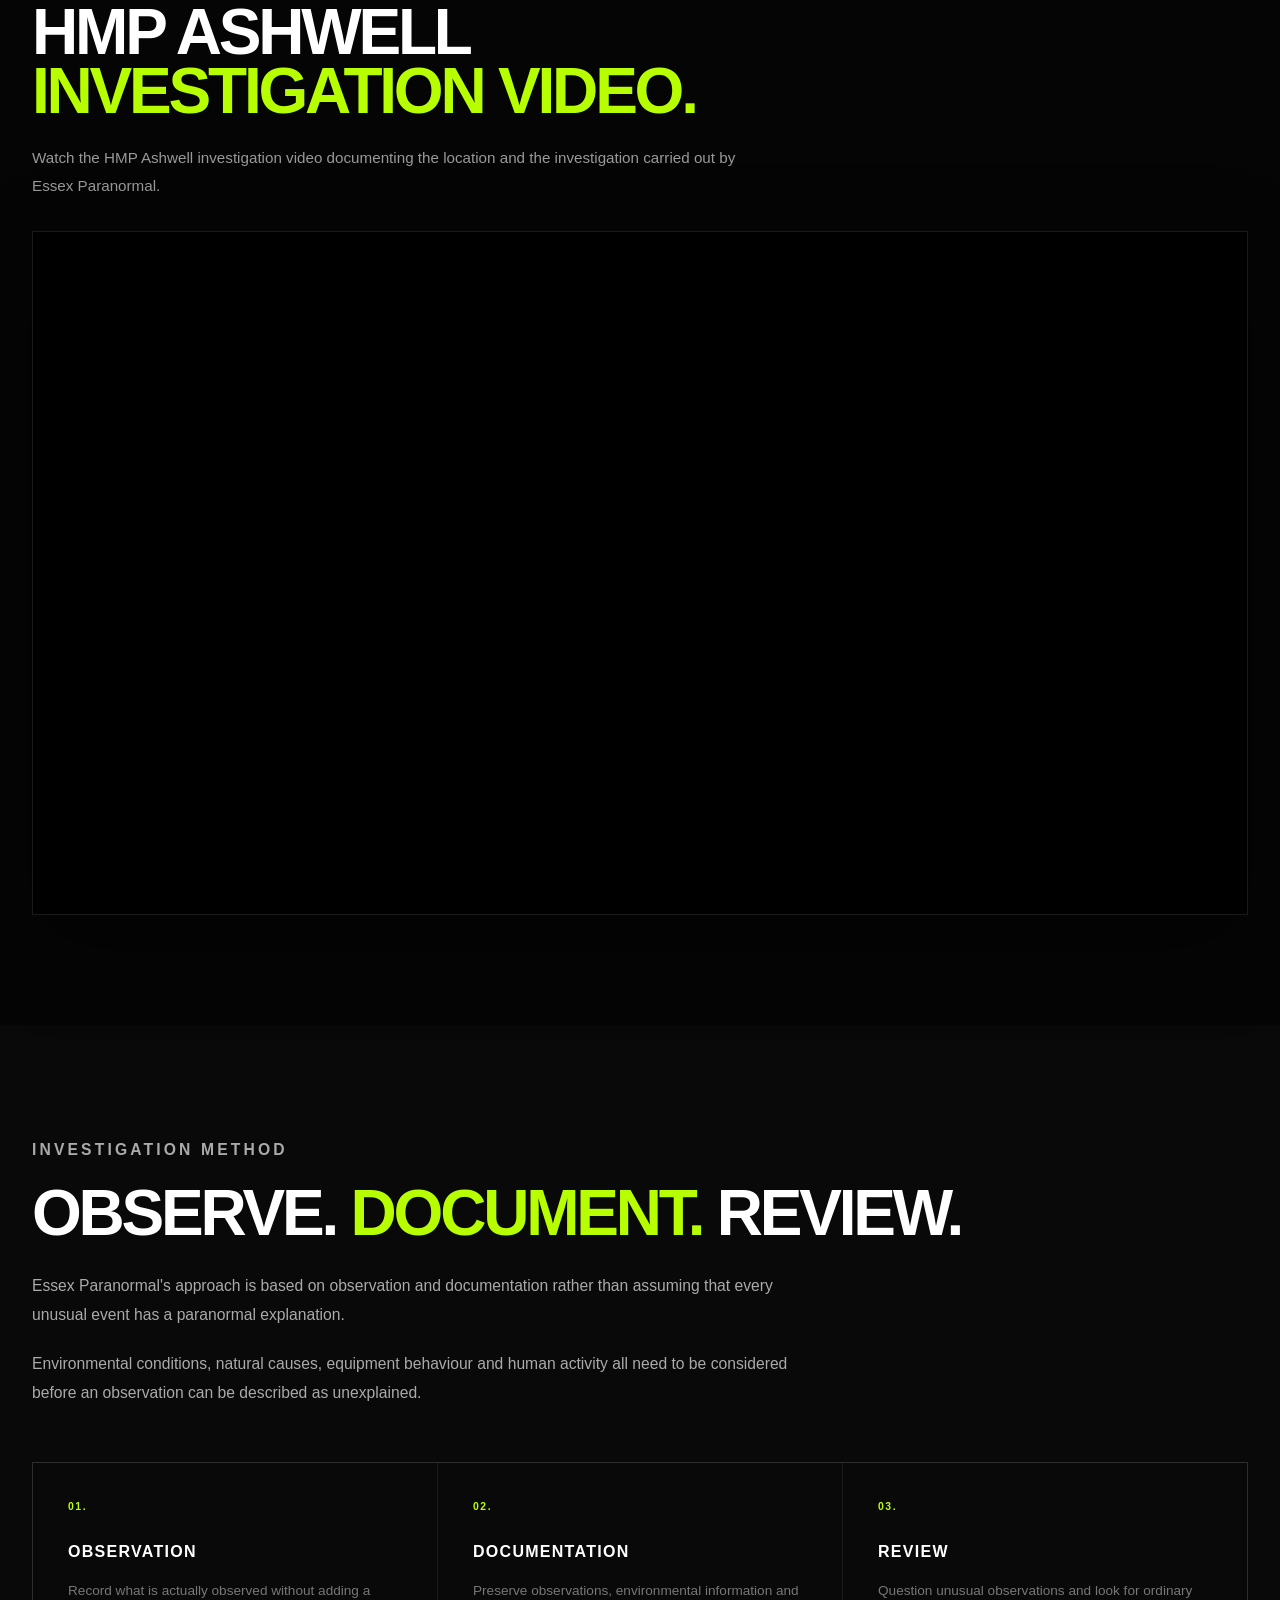
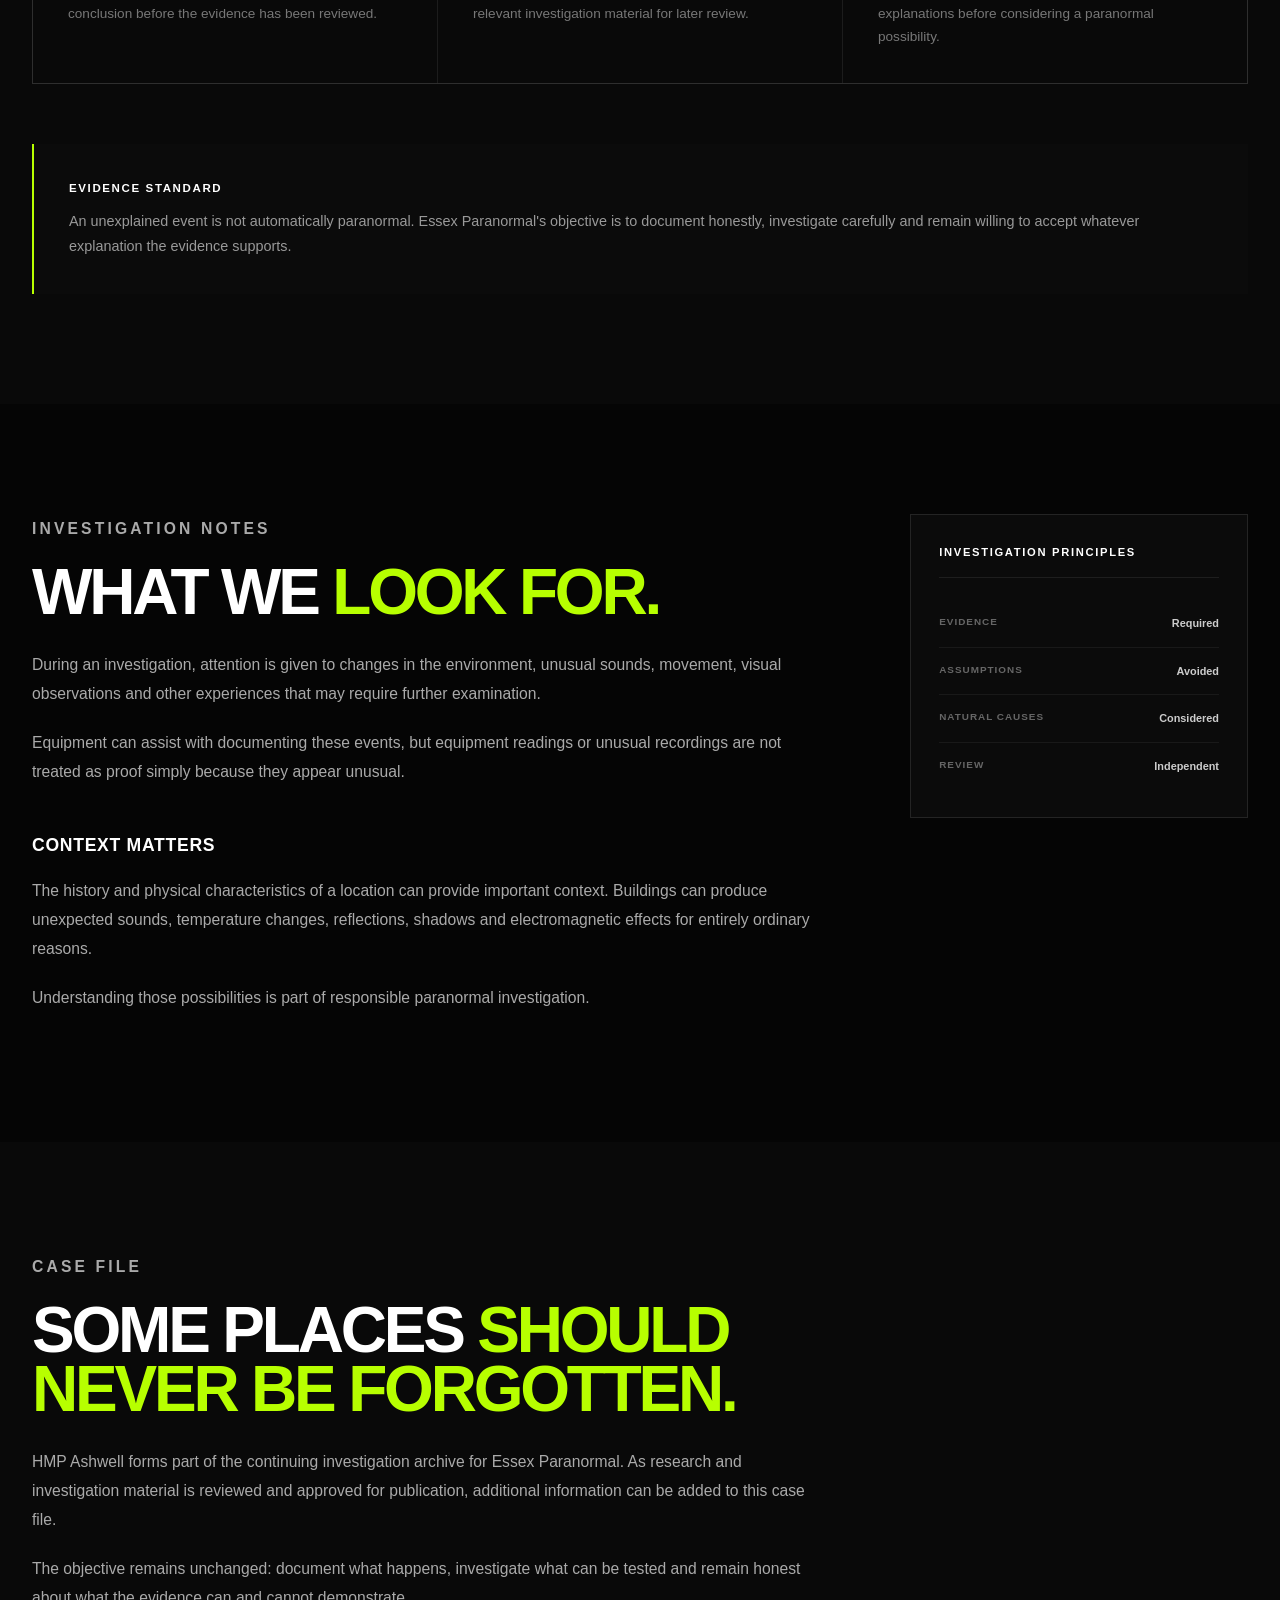
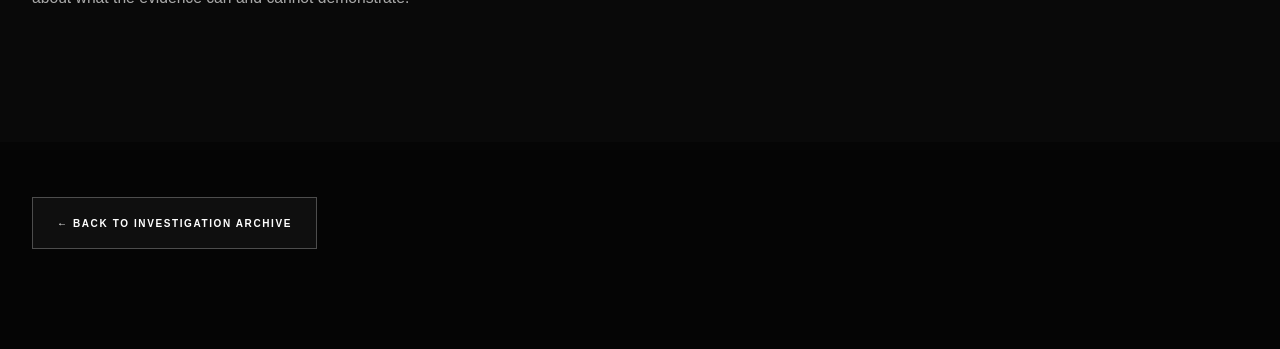
<file: investigations/hmp-ashwell.html>
<!DOCTYPE html>
<html lang="en-GB">

<head>

    <meta charset="UTF-8">

    <meta
        name="viewport"
        content="width=device-width, initial-scale=1.0, viewport-fit=cover"
    >

    <meta
        name="description"
        content="HMP Ashwell investigation case file by Essex Paranormal. Historical research, investigation notes and evidence-led review."
    >

    <meta
        name="robots"
        content="index, follow"
    >

    <meta
        name="theme-color"
        content="#050608"
    >

    <meta
        name="color-scheme"
        content="dark"
    >

    <title>
        HMP Ashwell | Essex Paranormal Investigation
    </title>

    <link
        rel="stylesheet"
        href="/style.css"
    >


    <style>

        /* =====================================================
           HMP ASHWELL CASE FILE
           ===================================================== */

        .case-page {

            background:
                #050505;

            min-height:
                100vh;

        }


        /* =====================================================
           CASE HERO
           ===================================================== */

        .case-hero {

            position:
                relative;

            min-height:
                78vh;

            display:
                flex;

            align-items:
                flex-end;

            overflow:
                hidden;

            background:
                #050505;

        }


        .case-hero-image {

            position:
                absolute;

            inset:
                0;

            width:
                100%;

            height:
                100%;

            object-fit:
                cover;

            object-position:
                center;

            filter:
                brightness(.48)
                contrast(1.12);

            transform:
                scale(1.02);

        }


        .case-hero::after {

            content:
                "";

            position:
                absolute;

            inset:
                0;

            background:
                linear-gradient(
                    180deg,
                    rgba(0,0,0,.08) 0%,
                    rgba(0,0,0,.2) 35%,
                    rgba(0,0,0,.9) 100%
                );

        }


        .case-hero-content {

            position:
                relative;

            z-index:
                2;

            width:
                100%;

            padding:
                170px 0 80px;

        }


        .case-kicker {

            display:
                inline-flex;

            align-items:
                center;

            gap:
                12px;

            margin-bottom:
                22px;

            color:
                #B7FF00;

            font-size:
                .65rem;

            font-weight:
                900;

            letter-spacing:
                .2em;

            text-transform:
                uppercase;

        }


        .case-kicker::before {

            content:
                "";

            width:
                34px;

            height:
                1px;

            background:
                #B7FF00;

        }


        .case-hero h1 {

            max-width:
                1000px;

            margin:
                0 0 22px;

            color:
                #fff;

            font-size:
                clamp(
                    4rem,
                    11vw,
                    10rem
                );

            line-height:
                .82;

            font-weight:
                900;

            letter-spacing:
                -.065em;

            text-transform:
                uppercase;

        }


        .case-hero h1 span {

            display:
                block;

            color:
                #B7FF00;

        }


        .case-summary {

            max-width:
                700px;

            margin:
                0;

            color:
                #c5c5c5;

            font-size:
                clamp(
                    1rem,
                    1.6vw,
                    1.2rem
                );

            line-height:
                1.75;

        }


        /* =====================================================
           CASE META
           ===================================================== */

        .case-meta-bar {

            position:
                relative;

            z-index:
                5;

            border-top:
                1px solid rgba(
                    255,
                    255,
                    255,
                    .1
                );

            border-bottom:
                1px solid rgba(
                    255,
                    255,
                    255,
                    .1
                );

            background:
                #090909;

        }


        .case-meta-grid {

            display:
                grid;

            grid-template-columns:
                repeat(
                    4,
                    minmax(
                        0,
                        1fr
                    )
                );

        }


        .case-meta-item {

            min-width:
                0;

            padding:
                25px 20px;

            border-right:
                1px solid rgba(
                    255,
                    255,
                    255,
                    .08
                );

        }


        .case-meta-item:last-child {

            border-right:
                0;

        }


        .case-meta-item span {

            display:
                block;

            margin-bottom:
                8px;

            color:
                #666;

            font-size:
                .57rem;

            font-weight:
                900;

            letter-spacing:
                .15em;

            text-transform:
                uppercase;

        }


        .case-meta-item strong {

            display:
                block;

            color:
                #ddd;

            font-size:
                .8rem;

            line-height:
                1.4;

            overflow-wrap:
                anywhere;

        }


        /* =====================================================
           CASE CONTENT
           ===================================================== */

        .case-section {

            padding:
                110px 0;

        }


        .case-section-dark {

            background:
                #050505;

        }


        .case-section-light {

            background:
                #090909;

        }


        .case-layout {

            display:
                grid;

            grid-template-columns:
                minmax(
                    0,
                    1.4fr
                )
                minmax(
                    260px,
                    .6fr
                );

            gap:
                90px;

            align-items:
                start;

        }


        .case-copy {

            min-width:
                0;

        }


        .case-label {

            margin:
                0 0 16px;

            color:
                #B7FF00;

            font-size:
                .62rem;

            font-weight:
                900;

            letter-spacing:
                .2em;

            text-transform:
                uppercase;

        }


        .case-copy h2 {

            margin:
                0 0 28px;

            color:
                #fff;

            font-size:
                clamp(
                    2.5rem,
                    5vw,
                    5rem
                );

            line-height:
                .92;

            font-weight:
                900;

            letter-spacing:
                -.05em;

            text-transform:
                uppercase;

        }


        .case-copy h2 span {

            color:
                #B7FF00;

        }


        .case-copy h3 {

            margin:
                45px 0 15px;

            color:
                #fff;

            font-size:
                1.1rem;

            letter-spacing:
                .04em;

            text-transform:
                uppercase;

        }


        .case-copy p {

            max-width:
                780px;

            margin:
                0 0 20px;

            color:
                #aaa;

            font-size:
                .98rem;

            line-height:
                1.85;

        }


        /* =====================================================
           CUSTOMER INTRODUCTION
           ===================================================== */

        .customer-introduction {

            background:
                #070707;

            border-top:
                1px solid rgba(
                    183,
                    255,
                    0,
                    .12
                );

            border-bottom:
                1px solid rgba(
                    183,
                    255,
                    0,
                    .12
                );

        }


        .customer-introduction .case-copy {

            max-width:
                1000px;

        }


        .customer-introduction .case-copy p {

            max-width:
                900px;

            color:
                #c4c4c4;

            font-size:
                clamp(
                    1rem,
                    1.6vw,
                    1.15rem
                );

            line-height:
                1.9;

        }


        /* =====================================================
           CASE SIDEBAR
           ===================================================== */

        .case-sidebar {

            position:
                sticky;

            top:
                120px;

            padding:
                28px;

            border:
                1px solid rgba(
                    255,
                    255,
                    255,
                    .1
                );

            background:
                #0b0b0b;

        }


        .case-sidebar-title {

            margin-bottom:
                22px;

            padding-bottom:
                15px;

            border-bottom:
                1px solid rgba(
                    255,
                    255,
                    255,
                    .08
                );

            color:
                #fff;

            font-size:
                .7rem;

            font-weight:
                900;

            letter-spacing:
                .15em;

            text-transform:
                uppercase;

        }


        .case-sidebar-row {

            display:
                flex;

            justify-content:
                space-between;

            gap:
                15px;

            padding:
                14px 0;

            border-bottom:
                1px solid rgba(
                    255,
                    255,
                    255,
                    .06
                );

        }


        .case-sidebar-row:last-child {

            border-bottom:
                0;

        }


        .case-sidebar-row span {

            color:
                #666;

            font-size:
                .62rem;

            font-weight:
                900;

            letter-spacing:
                .1em;

            text-transform:
                uppercase;

        }


        .case-sidebar-row strong {

            color:
                #ccc;

            font-size:
                .68rem;

            text-align:
                right;

        }


        /* =====================================================
           IMAGE PANEL
           ===================================================== */

        .case-image-panel {

            margin:
                60px 0 0;

            border:
                1px solid rgba(
                    255,
                    255,
                    255,
                    .1
                );

            background:
                #000;

            overflow:
                hidden;

        }


        .case-image-panel img {

            display:
                block;

            width:
                100%;

            max-height:
                750px;

            object-fit:
                cover;

            object-position:
                center;

            filter:
                brightness(.78)
                contrast(1.06);

        }


        .case-image-caption {

            padding:
                14px 18px;

            color:
                #666;

            background:
                #080808;

            font-size:
                .62rem;

            letter-spacing:
                .12em;

            text-transform:
                uppercase;

        }


        /* =====================================================
           INVESTIGATION VIDEO
           ===================================================== */

        .case-video-section {

            margin-top:
                70px;

            padding-top:
                70px;

            border-top:
                1px solid rgba(
                    255,
                    255,
                    255,
                    .08
                );

        }


        .case-video-heading {

            max-width:
                850px;

            margin-bottom:
                32px;

        }


        .case-video-heading h2 {

            margin:
                0 0 24px;

            color:
                #fff;

            font-size:
                clamp(
                    2.4rem,
                    5vw,
                    5rem
                );

            line-height:
                .92;

            font-weight:
                900;

            letter-spacing:
                -.05em;

            text-transform:
                uppercase;

        }


        .case-video-heading h2 span {

            display:
                block;

            color:
                #B7FF00;

        }


        .case-video-heading p {

            max-width:
                720px;

            margin:
                0;

            color:
                #999;

            font-size:
                .95rem;

            line-height:
                1.8;

        }


        .case-video-frame {

            position:
                relative;

            width:
                100%;

            aspect-ratio:
                16 / 9;

            overflow:
                hidden;

            border:
                1px solid rgba(
                    255,
                    255,
                    255,
                    .1
                );

            background:
                #000;

            box-shadow:
                0 30px 80px rgba(
                    0,
                    0,
                    0,
                    .45
                );

        }


        .case-video-frame iframe {

            position:
                absolute;

            inset:
                0;

            width:
                100%;

            height:
                100%;

            border:
                0;

        }


        /* =====================================================
           EVIDENCE PRINCIPLES
           ===================================================== */

        .principles-grid {

            display:
                grid;

            grid-template-columns:
                repeat(
                    3,
                    minmax(
                        0,
                        1fr
                    )
                );

            gap:
                1px;

            margin-top:
                55px;

            border:
                1px solid rgba(
                    255,
                    255,
                    255,
                    .08
                );

            background:
                rgba(
                    255,
                    255,
                    255,
                    .08
                );

        }


        .principle {

            padding:
                35px;

            background:
                #090909;

        }


        .principle-number {

            display:
                block;

            margin-bottom:
                22px;

            color:
                #B7FF00;

            font-size:
                .65rem;

            font-weight:
                900;

            letter-spacing:
                .15em;

        }


        .principle h3 {

            margin:
                0 0 14px;

            color:
                #fff;

            font-size:
                1rem;

            letter-spacing:
                .08em;

            text-transform:
                uppercase;

        }


        .principle p {

            margin:
                0;

            color:
                #777;

            font-size:
                .85rem;

            line-height:
                1.7;

        }


        /* =====================================================
           EVIDENCE NOTE
           ===================================================== */

        .evidence-note {

            margin-top:
                60px;

            padding:
                35px;

            border-left:
                2px solid #B7FF00;

            background:
                #0b0b0b;

        }


        .evidence-note strong {

            display:
                block;

            margin-bottom:
                10px;

            color:
                #fff;

            font-size:
                .72rem;

            letter-spacing:
                .14em;

            text-transform:
                uppercase;

        }


        .evidence-note p {

            margin:
                0;

            color:
                #999;

            font-size:
                .9rem;

            line-height:
                1.75;

        }


        /* =====================================================
           RETURN
           ===================================================== */

        .case-return {

            padding:
                55px 0 100px;

            background:
                #050505;

        }


        /* =====================================================
           MOBILE
           ===================================================== */

        @media (max-width: 850px) {

            .case-hero {

                min-height:
                    70vh;

            }


            .case-hero-content {

                padding:
                    140px 0 60px;

            }


            .case-meta-grid {

                grid-template-columns:
                    repeat(
                        2,
                        minmax(
                            0,
                            1fr
                        )
                    );

            }


            .case-meta-item:nth-child(2) {

                border-right:
                    0;

            }


            .case-layout {

                grid-template-columns:
                    1fr;

                gap:
                    50px;

            }


            .case-sidebar {

                position:
                    static;

            }


            .principles-grid {

                grid-template-columns:
                    1fr;

            }


            .case-video-section {

                margin-top:
                    55px;

                padding-top:
                    55px;

            }

        }


        @media (max-width: 550px) {

            .case-hero {

                min-height:
                    68vh;

            }


            .case-hero-content {

                padding:
                    125px 0 45px;

            }


            .case-hero h1 {

                font-size:
                    clamp(
                        3.4rem,
                        17vw,
                        5.5rem
                    );

            }


            .case-summary {

                font-size:
                    .9rem;

            }


            .case-meta-grid {

                grid-template-columns:
                    1fr;

            }


            .case-meta-item,
            .case-meta-item:nth-child(2) {

                border-right:
                    0;

                border-bottom:
                    1px solid rgba(
                        255,
                        255,
                        255,
                        .08
                    );

            }


            .case-meta-item:last-child {

                border-bottom:
                    0;

            }


            .case-section {

                padding:
                    75px 0;

            }


            .case-copy h2 {

                font-size:
                    clamp(
                        2.4rem,
                        13vw,
                        4rem
                    );

            }


            .case-copy p {

                font-size:
                    .9rem;

            }


            .case-sidebar {

                padding:
                    22px;

            }


            .principle {

                padding:
                    28px 22px;

            }


            .evidence-note {

                padding:
                    25px 20px;

            }


            .case-video-heading h2 {

                font-size:
                    clamp(
                        2.2rem,
                        12vw,
                        3.5rem
                    );

            }


            .case-video-heading p {

                font-size:
                    .88rem;

            }


            .case-return {

                padding:
                    40px 0 70px;

            }

        }

    </style>

</head>


<body class="case-page">


    <!-- =====================================================
         HEADER
         ===================================================== -->

    <header class="site-header">

        <div class="container header-container">


            <a
                href="/#home"
                class="brand"
                aria-label="Essex Paranormal home"
            >

                <span class="brand-logo-crop">

                    <img
                        src="/essex-paranormal-logo.png"
                        alt="Essex Paranormal"
                        class="brand-logo"
                        decoding="async"
                    >

                </span>

            </a>


            <nav
                id="main-navigation"
                aria-label="Main navigation"
            >

                <a href="/#home">
                    HOME
                </a>

                <a href="/#about">
                    MEET LEWIS
                </a>

                <a href="/#experiences">
                    EXPERIENCES
                </a>

                <a
                    href="/investigations/"
                    class="active"
                >
                    INVESTIGATIONS
                </a>

                <a href="/#gallery">
                    GALLERY
                </a>

                <a href="/#contact">
                    CONTACT
                </a>

            </nav>


            <button
                class="menu-toggle"
                type="button"
                aria-label="Open navigation menu"
                aria-expanded="false"
                aria-controls="main-navigation"
            >

                <span></span>
                <span></span>
                <span></span>

            </button>


        </div>

    </header>



    <!-- =====================================================
         MAIN
         ===================================================== -->

    <main>


        <!-- =================================================
             CASE HERO
             ================================================= -->

        <section class="case-hero">


            <img
                src="/hmp-ashwell.PNG"
                alt="HMP Ashwell"
                class="case-hero-image"
                loading="eager"
                decoding="async"
            >


            <div class="case-hero-content">

                <div class="container">


                    <div class="case-kicker">

                        FEATURED CASE FILE

                    </div>


                    <h1>

                        HMP

                        <span>
                            ASHWELL.
                        </span>

                    </h1>


                    <p class="case-summary">

                        An Essex Paranormal investigation into
                        the former HMP Ashwell site, combining
                        location research, observation,
                        documentation and evidence-led review.

                    </p>


                </div>

            </div>

        </section>



        <!-- =================================================
             CASE META
             ================================================= -->

        <section class="case-meta-bar">

            <div class="container">

                <div class="case-meta-grid">


                    <div class="case-meta-item">

                        <span>
                            CASE
                        </span>

                        <strong>
                            EP-ASHWELL
                        </strong>

                    </div>


                    <div class="case-meta-item">

                        <span>
                            LOCATION
                        </span>

                        <strong>
                            Rutland
                        </strong>

                    </div>


                    <div class="case-meta-item">

                        <span>
                            STATUS
                        </span>

                        <strong>
                            FEATURED CASE
                        </strong>

                    </div>


                    <div class="case-meta-item">

                        <span>
                            APPROACH
                        </span>

                        <strong>
                            EVIDENCE LED
                        </strong>

                    </div>


                </div>

            </div>

        </section>



        <!-- =================================================
             CUSTOMER INTRODUCTION
             ================================================= -->

        <section class="case-section customer-introduction">

            <div class="container">

                <article class="case-copy">

                    <p class="case-label">
                        HMP ASHWELL
                    </p>

                    <h2>

                        BEHIND THE

                        <span>
                            QUIET.
                        </span>

                    </h2>

                    <p>
                        HMP ASHWELL -Behind the quiet Leicestershire fields stands HMP Ashwell… a prison long abandoned, yet never truly empty.Its cell blocks sit in silence, but the silence feels wrong — heavy, watching.Visitors report cold pockets that move on their own… distant footsteps echoing through corridors stripped bare… and murmured voices drifting from cells that haven’t held a prisoner in years.Some say the walls remember every fear, every outburst, every final moment that unfolded behind the bars.And when darkness settles over Ashwell… the past begins to stir.
                    </p>

                </article>

            </div>

        </section>



        <!-- =================================================
             INTRODUCTION
             ================================================= -->

        <section class="case-section case-section-dark">

            <div class="container">


                <div class="case-layout">


                    <article class="case-copy">


                        <p class="case-label">
                            CASE FILE 01
                        </p>


                        <h2>

                            THE

                            <span>
                                LOCATION.
                            </span>

                        </h2>


                        <p>

                            HMP Ashwell was a former prison located
                            near Oakham in Rutland. The site became
                            the subject of considerable interest
                            following its closure and the changes
                            that followed.

                        </p>


                        <p>

                            For Essex Paranormal, the location
                            represents an opportunity to examine a
                            place with its own history and atmosphere
                            without beginning with a predetermined
                            paranormal conclusion.

                        </p>


                        <p>

                            The purpose of an investigation is not
                            simply to find something unusual.
                            It is to document what happens, consider
                            what may have caused it and distinguish
                            between an unexplained observation and
                            evidence of something genuinely
                            significant.

                        </p>


                        <h3>
                            A Historical Setting
                        </h3>


                        <p>

                            Former institutional buildings can
                            contain layers of history, environmental
                            changes and human experiences. These
                            factors are important when considering
                            reports or observations made at a site.

                        </p>


                        <p>

                            Essex Paranormal therefore approaches
                            the location as both a historical
                            environment and an investigation site.

                        </p>


                    </article>



                    <aside class="case-sidebar">


                        <div class="case-sidebar-title">

                            CASE INFORMATION

                        </div>


                        <div class="case-sidebar-row">

                            <span>
                                Site
                            </span>

                            <strong>
                                HMP Ashwell
                            </strong>

                        </div>


                        <div class="case-sidebar-row">

                            <span>
                                County
                            </span>

                            <strong>
                                Rutland
                            </strong>

                        </div>


                        <div class="case-sidebar-row">

                            <span>
                                Type
                            </span>

                            <strong>
                                Former Prison
                            </strong>

                        </div>


                        <div class="case-sidebar-row">

                            <span>
                                File
                            </span>

                            <strong>
                                EP-ASHWELL
                            </strong>

                        </div>


                        <div class="case-sidebar-row">

                            <span>
                                Method
                            </span>

                            <strong>
                                Evidence Led
                            </strong>

                        </div>


                    </aside>


                </div>



                <!-- =========================================
                     HMP IMAGE
                     ========================================= -->

                <figure class="case-image-panel">


                    <img
                        src="/hmp-ashwell.PNG"
                        alt="HMP Ashwell investigation location"
                        loading="lazy"
                        decoding="async"
                    >


                    <figcaption class="case-image-caption">

                        HMP ASHWELL · ESSEX PARANORMAL CASE FILE

                    </figcaption>


                </figure>


                <!-- =========================================
                     INVESTIGATION VIDEO
                     ========================================= -->

                <section
                    class="case-video-section"
                    aria-labelledby="ashwell-video-title"
                >

                    <div class="case-video-heading">

                        <p class="case-label">
                            VIDEO DOCUMENTATION
                        </p>


                        <h2 id="ashwell-video-title">

                            HMP ASHWELL

                            <span>
                                INVESTIGATION VIDEO.
                            </span>

                        </h2>


                        <p>

                            Watch the HMP Ashwell investigation video
                            documenting the location and the
                            investigation carried out by Essex
                            Paranormal.

                        </p>

                    </div>


                    <div class="case-video-frame">

                        <iframe
                            src="https://www.youtube-nocookie.com/embed/POBLYtz3A-Q"
                            title="HMP Ashwell Investigation | Essex Paranormal"
                            loading="lazy"
                            allow="accelerometer; autoplay; clipboard-write; encrypted-media; gyroscope; picture-in-picture; web-share"
                            referrerpolicy="strict-origin-when-cross-origin"
                            allowfullscreen>
                        </iframe>

                    </div>

                </section>


            </div>

        </section>



        <!-- =================================================
             INVESTIGATION APPROACH
             ================================================= -->

        <section class="case-section case-section-light">

            <div class="container">


                <div class="case-copy">


                    <p class="case-label">
                        INVESTIGATION METHOD
                    </p>


                    <h2>

                        OBSERVE.

                        <span>
                            DOCUMENT.
                        </span>

                        REVIEW.

                    </h2>


                    <p>

                        Essex Paranormal's approach is based on
                        observation and documentation rather than
                        assuming that every unusual event has a
                        paranormal explanation.

                    </p>


                    <p>

                        Environmental conditions, natural causes,
                        equipment behaviour and human activity all
                        need to be considered before an observation
                        can be described as unexplained.

                    </p>


                </div>



                <div class="principles-grid">


                    <article class="principle">

                        <span class="principle-number">
                            01.
                        </span>


                        <h3>
                            Observation
                        </h3>


                        <p>

                            Record what is actually observed without
                            adding a conclusion before the evidence
                            has been reviewed.

                        </p>

                    </article>



                    <article class="principle">

                        <span class="principle-number">
                            02.
                        </span>


                        <h3>
                            Documentation
                        </h3>


                        <p>

                            Preserve observations, environmental
                            information and relevant investigation
                            material for later review.

                        </p>

                    </article>



                    <article class="principle">

                        <span class="principle-number">
                            03.
                        </span>


                        <h3>
                            Review
                        </h3>


                        <p>

                            Question unusual observations and look
                            for ordinary explanations before
                            considering a paranormal possibility.

                        </p>

                    </article>


                </div>


                <div class="evidence-note">


                    <strong>
                        EVIDENCE STANDARD
                    </strong>


                    <p>

                        An unexplained event is not automatically
                        paranormal. Essex Paranormal's objective is
                        to document honestly, investigate carefully
                        and remain willing to accept whatever
                        explanation the evidence supports.

                    </p>


                </div>


            </div>

        </section>



        <!-- =================================================
             CASE NOTES
             ================================================= -->

        <section class="case-section case-section-dark">

            <div class="container">


                <div class="case-layout">


                    <article class="case-copy">


                        <p class="case-label">
                            INVESTIGATION NOTES
                        </p>


                        <h2>

                            WHAT WE

                            <span>
                                LOOK FOR.
                            </span>

                        </h2>


                        <p>

                            During an investigation, attention is
                            given to changes in the environment,
                            unusual sounds, movement, visual
                            observations and other experiences that
                            may require further examination.

                        </p>


                        <p>

                            Equipment can assist with documenting
                            these events, but equipment readings or
                            unusual recordings are not treated as
                            proof simply because they appear unusual.

                        </p>


                        <h3>
                            Context Matters
                        </h3>


                        <p>

                            The history and physical characteristics
                            of a location can provide important
                            context. Buildings can produce unexpected
                            sounds, temperature changes, reflections,
                            shadows and electromagnetic effects for
                            entirely ordinary reasons.

                        </p>


                        <p>

                            Understanding those possibilities is part
                            of responsible paranormal investigation.

                        </p>


                    </article>



                    <aside class="case-sidebar">


                        <div class="case-sidebar-title">

                            INVESTIGATION PRINCIPLES

                        </div>


                        <div class="case-sidebar-row">

                            <span>
                                Evidence
                            </span>

                            <strong>
                                Required
                            </strong>

                        </div>


                        <div class="case-sidebar-row">

                            <span>
                                Assumptions
                            </span>

                            <strong>
                                Avoided
                            </strong>

                        </div>


                        <div class="case-sidebar-row">

                            <span>
                                Natural Causes
                            </span>

                            <strong>
                                Considered
                            </strong>

                        </div>


                        <div class="case-sidebar-row">

                            <span>
                                Review
                            </span>

                            <strong>
                                Independent
                            </strong>

                        </div>


                    </aside>


                </div>


            </div>

        </section>



        <!-- =================================================
             CASE CONCLUSION
             ================================================= -->

        <section class="case-section case-section-light">

            <div class="container">


                <div class="case-copy">


                    <p class="case-label">
                        CASE FILE
                    </p>


                    <h2>

                        SOME PLACES

                        <span>
                            SHOULD NEVER
                            BE FORGOTTEN.
                        </span>

                    </h2>


                    <p>

                        HMP Ashwell forms part of the continuing
                        investigation archive for Essex Paranormal.
                        As research and investigation material is
                        reviewed and approved for publication,
                        additional information can be added to this
                        case file.

                    </p>


                    <p>

                        The objective remains unchanged:
                        document what happens, investigate what can
                        be tested and remain honest about what the
                        evidence can and cannot demonstrate.

                    </p>


                </div>


            </div>

        </section>



        <!-- =================================================
             RETURN TO ARCHIVE
             ================================================= -->

        <section class="case-return">

            <div class="container">


                <a
                    href="/investigations/"
                    class="button button-outline"
                >

                    ← BACK TO INVESTIGATION ARCHIVE

                </a>


            </div>

        </section>


    </main>



    <!-- =====================================================
         EXISTING SITE JAVASCRIPT
         ===================================================== -->

    <script src="/script.js"></script>


</body>

</html>
</file>
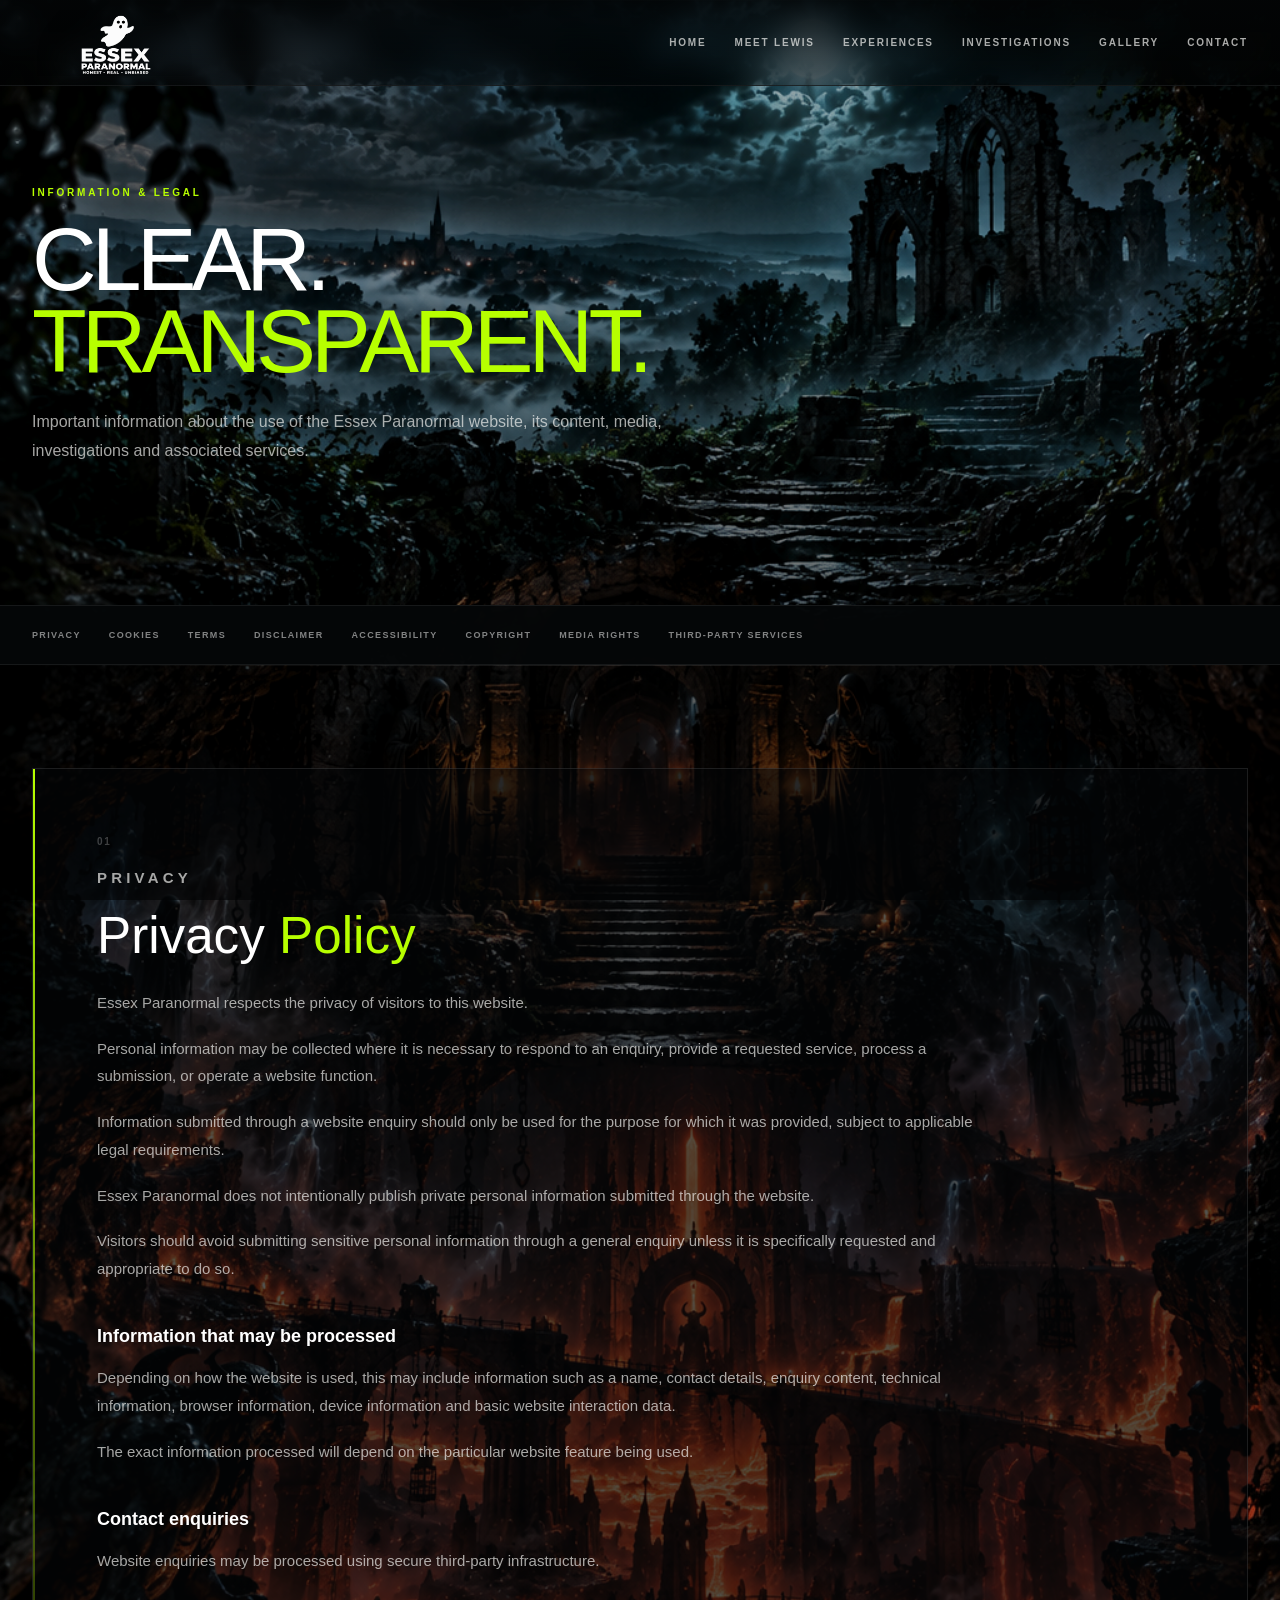
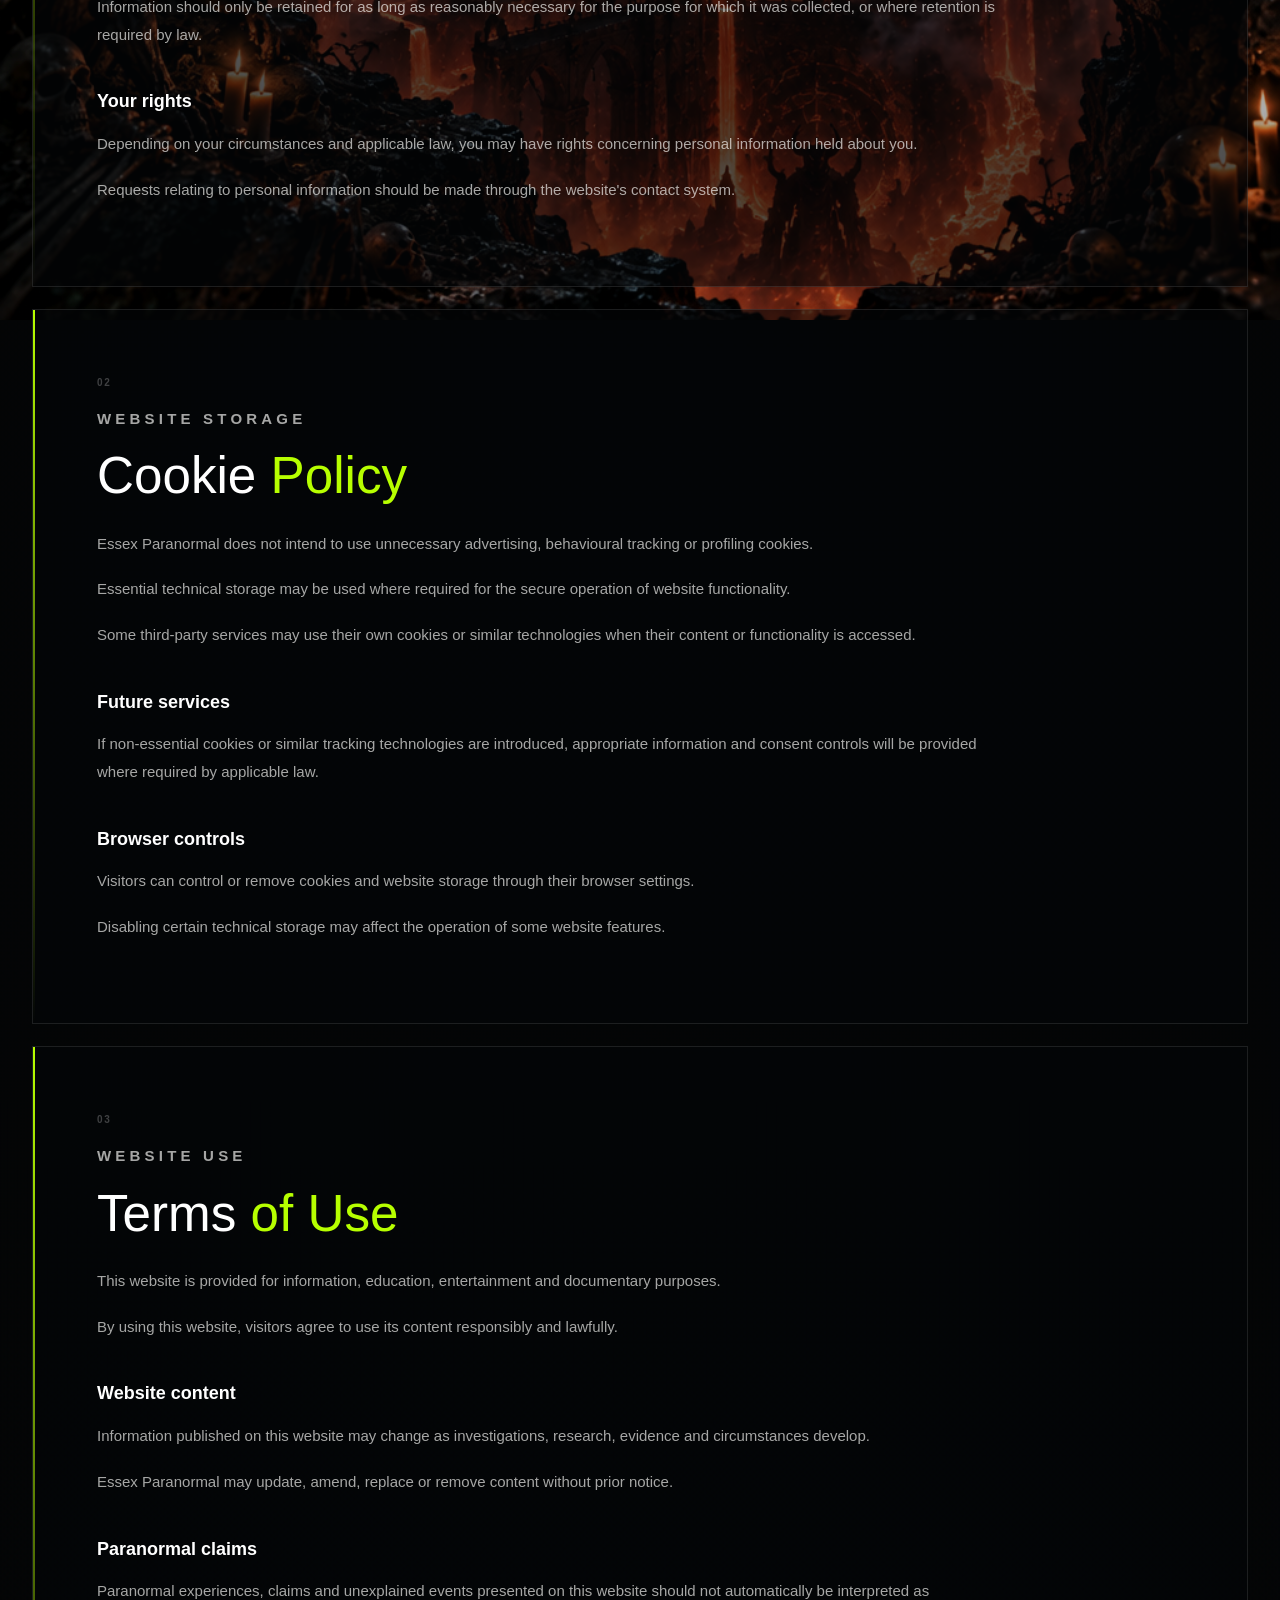
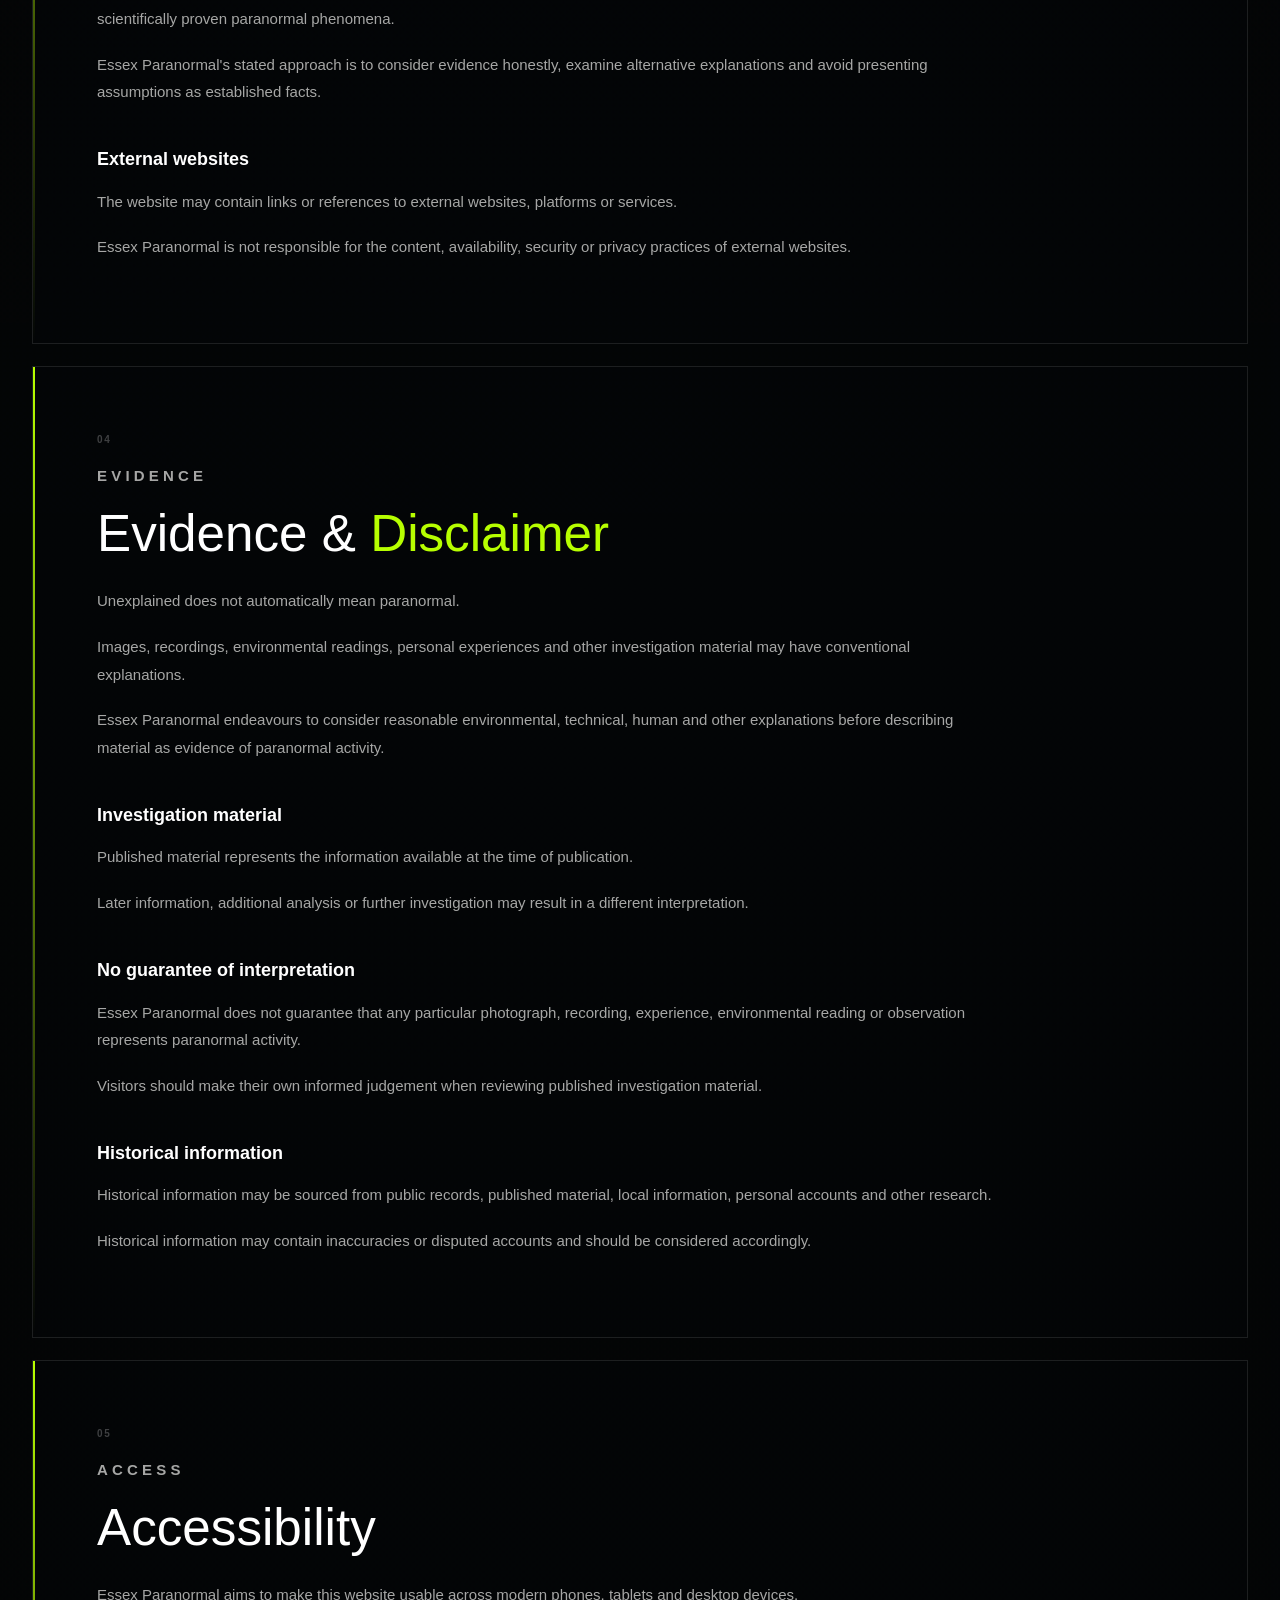
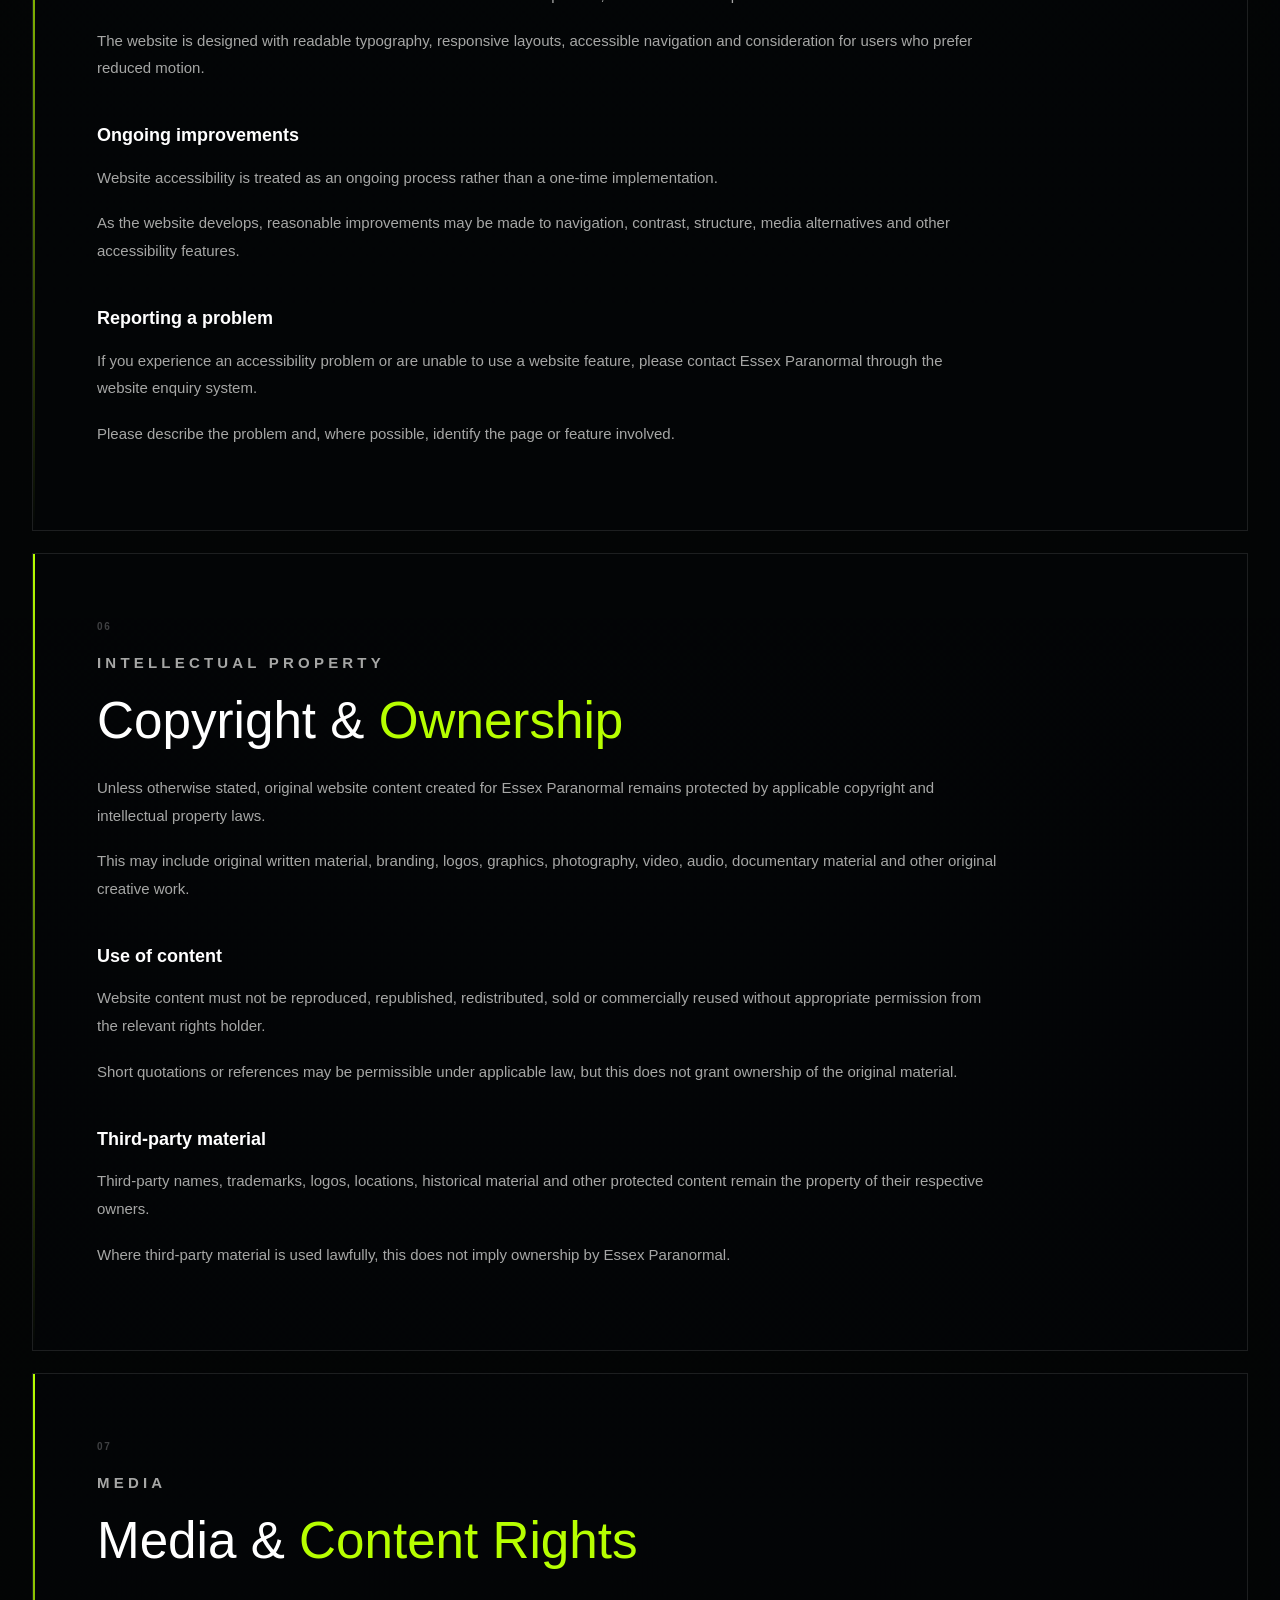
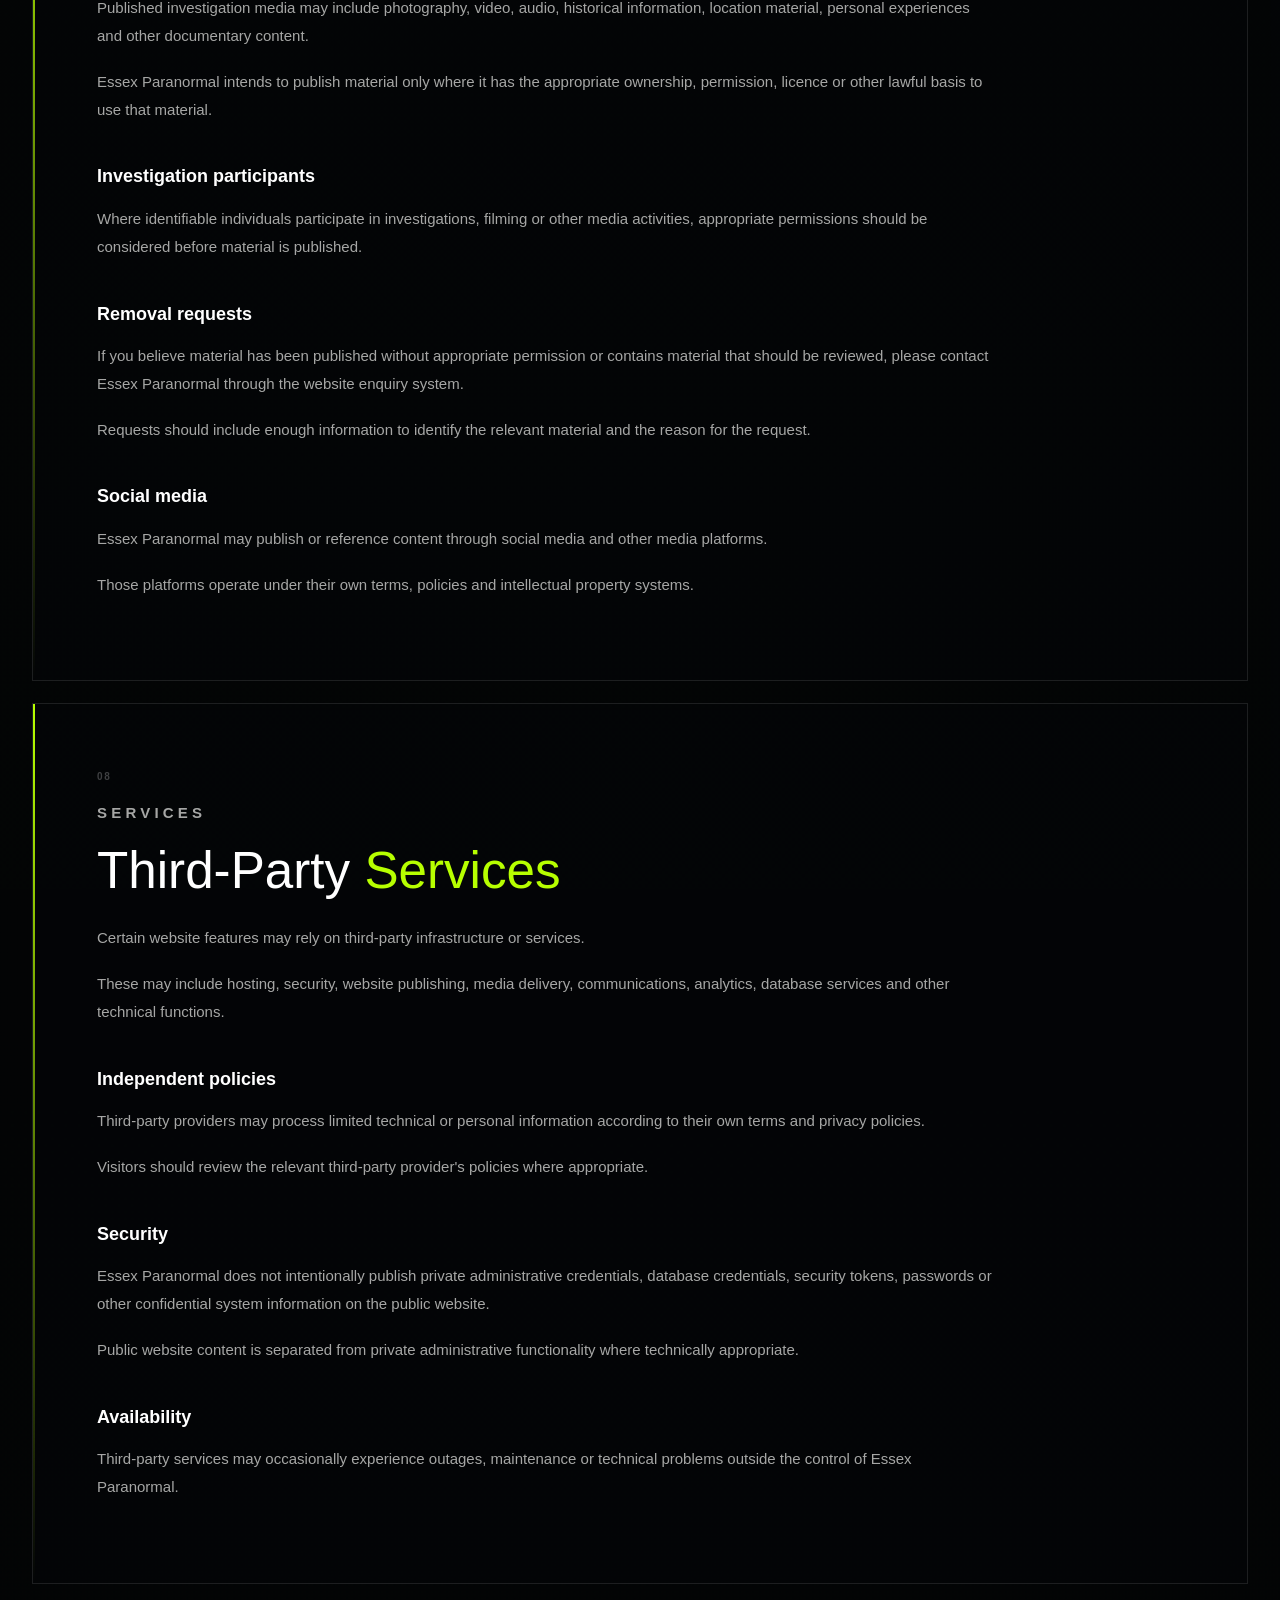
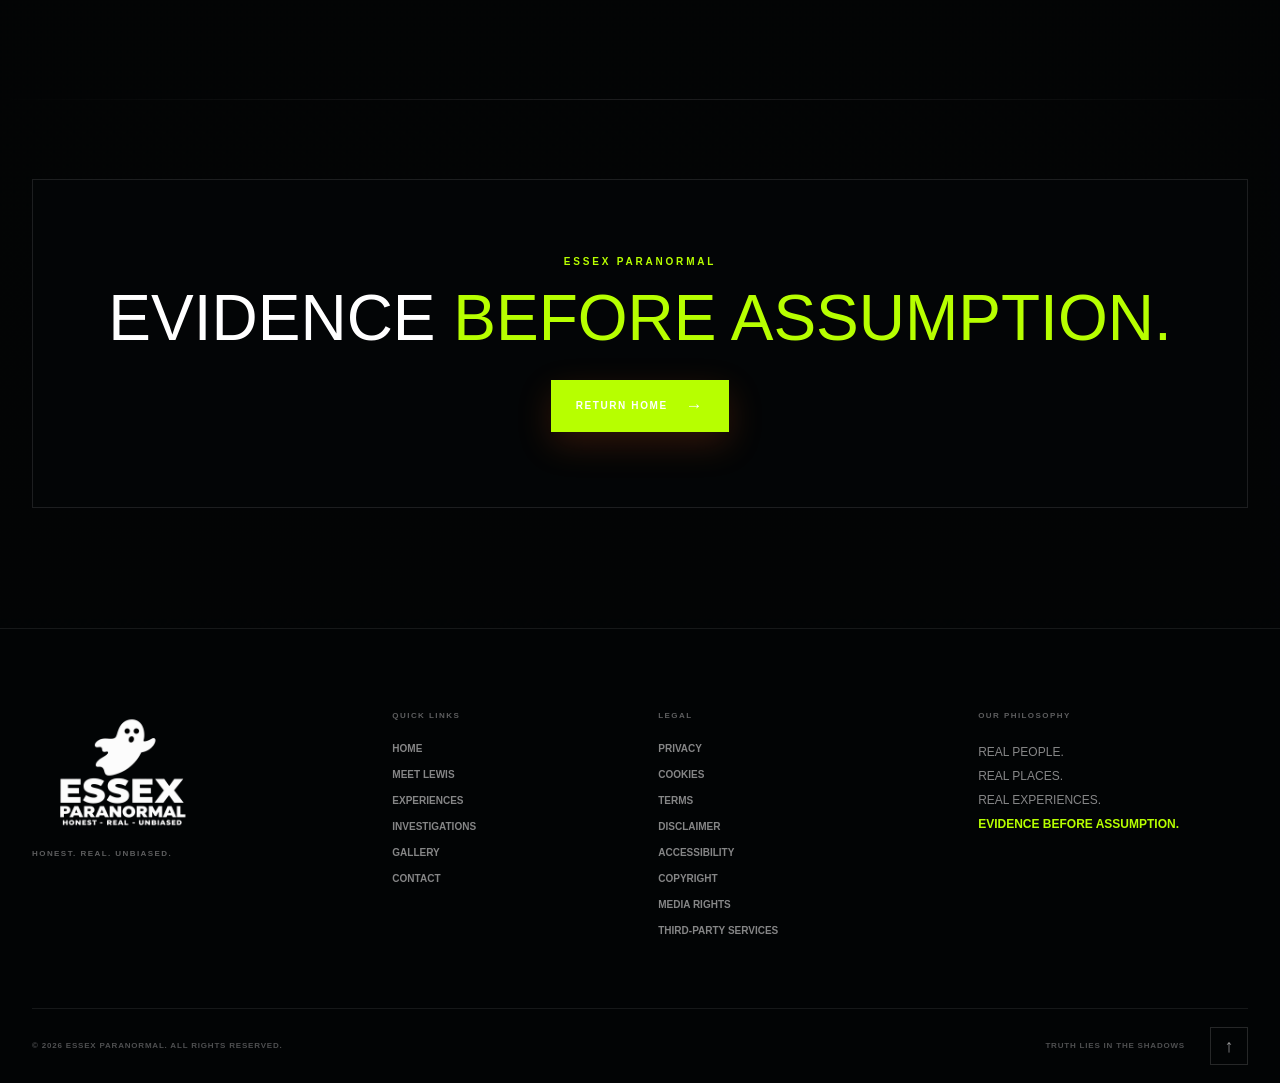
<file: public/legal.html>
<!DOCTYPE html>
<html lang="en-GB">
<head>
    <meta charset="UTF-8">

    <meta
        name="viewport"
        content="width=device-width, initial-scale=1.0, viewport-fit=cover"
    >

    <meta
        name="description"
        content="Essex Paranormal legal information, privacy policy, cookie policy, terms of use, evidence disclaimer, accessibility, copyright and media rights."
    >

    <meta
        name="robots"
        content="index, follow"
    >

    <meta
        name="theme-color"
        content="#050608"
    >

    <meta
        name="color-scheme"
        content="dark"
    >

    <title>
        Essex Paranormal | Legal &amp; Information
    </title>

    <link
        rel="stylesheet"
        href="/style.css"
    >
</head>


<body>

    <!-- =====================================================
         SITE HEADER
         ===================================================== -->

    <header class="site-header">

        <div class="container header-container">

            <a
                href="/#home"
                class="brand"
                aria-label="Essex Paranormal home"
            >

                <span class="brand-logo-crop">

                    <img
                        src="/essex-paranormal-logo.png"
                        alt="Essex Paranormal"
                        class="brand-logo"
                        decoding="async"
                    >

                </span>

            </a>


            <nav
                id="main-navigation"
                aria-label="Main navigation"
            >

                <a href="/#home">
                    HOME
                </a>

                <a href="/#about">
                    MEET LEWIS
                </a>

                <a href="/#experiences">
                    EXPERIENCES
                </a>

                <a href="/#investigations">
                    INVESTIGATIONS
                </a>

                <a href="/#gallery">
                    GALLERY
                </a>

                <a href="/#contact">
                    CONTACT
                </a>

            </nav>


            <button
                class="menu-toggle"
                type="button"
                aria-label="Open navigation menu"
                aria-expanded="false"
                aria-controls="main-navigation"
            >
                <span></span>
                <span></span>
                <span></span>
            </button>

        </div>

    </header>


    <main>

        <!-- =================================================
             LEGAL HERO
             ================================================= -->

        <section class="section legal-page-hero">

            <div class="container">

                <div class="section-heading">

                    <p class="eyebrow" data-control-room-content-key="site-copy-legal-p-001" data-control-room-content-field="text">
                        INFORMATION &amp; LEGAL
                    </p>


                    <h1 data-control-room-content-key="site-copy-legal-h1-001" data-control-room-content-field="title">
                        CLEAR.
                        <span>TRANSPARENT.</span>
                    </h1>


                    <p data-control-room-content-key="site-copy-legal-p-002" data-control-room-content-field="text">
                        Important information about the use of
                        the Essex Paranormal website, its content,
                        media, investigations and associated
                        services.
                    </p>

                </div>

            </div>

        </section>


        <!-- =================================================
             LEGAL NAVIGATION
             ================================================= -->

        <section class="legal-navigation-section">

            <div class="container">

                <nav
                    class="legal-page-navigation"
                    aria-label="Legal information"
                >

                    <a href="#privacy">
                        PRIVACY
                    </a>

                    <a href="#cookies">
                        COOKIES
                    </a>

                    <a href="#terms">
                        TERMS
                    </a>

                    <a href="#disclaimer">
                        DISCLAIMER
                    </a>

                    <a href="#accessibility">
                        ACCESSIBILITY
                    </a>

                    <a href="#copyright">
                        COPYRIGHT
                    </a>

                    <a href="#media-rights">
                        MEDIA RIGHTS
                    </a>

                    <a href="#third-party">
                        THIRD-PARTY SERVICES
                    </a>

                </nav>

            </div>

        </section>


        <!-- =================================================
             LEGAL CONTENT
             ================================================= -->

        <section class="section legal-page-section">

            <div class="container">

                <div class="legal-page-grid">


                    <!-- =================================================
                         PRIVACY
                         ================================================= -->

                    <article
                        id="privacy"
                        class="legal-page-card"
                    >

                        <span class="legal-number">
                            01
                        </span>


                        <p class="eyebrow" data-control-room-content-key="site-copy-legal-p-003" data-control-room-content-field="text">
                            PRIVACY
                        </p>


                        <h2 data-control-room-content-key="site-copy-legal-h2-002" data-control-room-content-field="title">
                            Privacy
                            <span>Policy</span>
                        </h2>


                        <p data-control-room-content-key="site-copy-legal-p-004" data-control-room-content-field="text">
                            Essex Paranormal respects the privacy
                            of visitors to this website.
                        </p>


                        <p data-control-room-content-key="site-copy-legal-p-005" data-control-room-content-field="text">
                            Personal information may be collected
                            where it is necessary to respond to
                            an enquiry, provide a requested service,
                            process a submission, or operate a
                            website function.
                        </p>


                        <p data-control-room-content-key="site-copy-legal-p-006" data-control-room-content-field="text">
                            Information submitted through a website
                            enquiry should only be used for the
                            purpose for which it was provided,
                            subject to applicable legal requirements.
                        </p>


                        <p data-control-room-content-key="site-copy-legal-p-007" data-control-room-content-field="text">
                            Essex Paranormal does not intentionally
                            publish private personal information
                            submitted through the website.
                        </p>


                        <p data-control-room-content-key="site-copy-legal-p-008" data-control-room-content-field="text">
                            Visitors should avoid submitting
                            sensitive personal information through
                            a general enquiry unless it is specifically
                            requested and appropriate to do so.
                        </p>


                        <h3 data-control-room-content-key="site-copy-legal-h3-009" data-control-room-content-field="title">
                            Information that may be processed
                        </h3>


                        <p data-control-room-content-key="site-copy-legal-p-010" data-control-room-content-field="text">
                            Depending on how the website is used,
                            this may include information such as
                            a name, contact details, enquiry content,
                            technical information, browser information,
                            device information and basic website
                            interaction data.
                        </p>


                        <p data-control-room-content-key="site-copy-legal-p-011" data-control-room-content-field="text">
                            The exact information processed will
                            depend on the particular website feature
                            being used.
                        </p>


                        <h3 data-control-room-content-key="site-copy-legal-h3-012" data-control-room-content-field="title">
                            Contact enquiries
                        </h3>


                        <p data-control-room-content-key="site-copy-legal-p-013" data-control-room-content-field="text">
                            Website enquiries may be processed using
                            secure third-party infrastructure.
                        </p>


                        <p data-control-room-content-key="site-copy-legal-p-014" data-control-room-content-field="text">
                            Information should only be retained for
                            as long as reasonably necessary for the
                            purpose for which it was collected, or
                            where retention is required by law.
                        </p>


                        <h3 data-control-room-content-key="site-copy-legal-h3-015" data-control-room-content-field="title">
                            Your rights
                        </h3>


                        <p data-control-room-content-key="site-copy-legal-p-016" data-control-room-content-field="text">
                            Depending on your circumstances and
                            applicable law, you may have rights
                            concerning personal information held
                            about you.
                        </p>


                        <p data-control-room-content-key="site-copy-legal-p-017" data-control-room-content-field="text">
                            Requests relating to personal information
                            should be made through the website's
                            contact system.
                        </p>

                    </article>


                    <!-- =================================================
                         COOKIES
                         ================================================= -->

                    <article
                        id="cookies"
                        class="legal-page-card"
                    >

                        <span class="legal-number">
                            02
                        </span>


                        <p class="eyebrow" data-control-room-content-key="site-copy-legal-p-018" data-control-room-content-field="text">
                            WEBSITE STORAGE
                        </p>


                        <h2 data-control-room-content-key="site-copy-legal-h2-003" data-control-room-content-field="title">
                            Cookie
                            <span>Policy</span>
                        </h2>


                        <p data-control-room-content-key="site-copy-legal-p-019" data-control-room-content-field="text">
                            Essex Paranormal does not intend to use
                            unnecessary advertising, behavioural
                            tracking or profiling cookies.
                        </p>


                        <p data-control-room-content-key="site-copy-legal-p-020" data-control-room-content-field="text">
                            Essential technical storage may be used
                            where required for the secure operation
                            of website functionality.
                        </p>


                        <p data-control-room-content-key="site-copy-legal-p-021" data-control-room-content-field="text">
                            Some third-party services may use their
                            own cookies or similar technologies when
                            their content or functionality is accessed.
                        </p>


                        <h3 data-control-room-content-key="site-copy-legal-h3-022" data-control-room-content-field="title">
                            Future services
                        </h3>


                        <p data-control-room-content-key="site-copy-legal-p-023" data-control-room-content-field="text">
                            If non-essential cookies or similar
                            tracking technologies are introduced,
                            appropriate information and consent
                            controls will be provided where required
                            by applicable law.
                        </p>


                        <h3 data-control-room-content-key="site-copy-legal-h3-024" data-control-room-content-field="title">
                            Browser controls
                        </h3>


                        <p data-control-room-content-key="site-copy-legal-p-025" data-control-room-content-field="text">
                            Visitors can control or remove cookies
                            and website storage through their browser
                            settings.
                        </p>


                        <p data-control-room-content-key="site-copy-legal-p-026" data-control-room-content-field="text">
                            Disabling certain technical storage may
                            affect the operation of some website
                            features.
                        </p>

                    </article>


                    <!-- =================================================
                         TERMS
                         ================================================= -->

                    <article
                        id="terms"
                        class="legal-page-card"
                    >

                        <span class="legal-number">
                            03
                        </span>


                        <p class="eyebrow" data-control-room-content-key="site-copy-legal-p-027" data-control-room-content-field="text">
                            WEBSITE USE
                        </p>


                        <h2 data-control-room-content-key="site-copy-legal-h2-004" data-control-room-content-field="title">
                            Terms
                            <span>of Use</span>
                        </h2>


                        <p data-control-room-content-key="site-copy-legal-p-028" data-control-room-content-field="text">
                            This website is provided for information,
                            education, entertainment and documentary
                            purposes.
                        </p>


                        <p data-control-room-content-key="site-copy-legal-p-029" data-control-room-content-field="text">
                            By using this website, visitors agree to
                            use its content responsibly and lawfully.
                        </p>


                        <h3 data-control-room-content-key="site-copy-legal-h3-030" data-control-room-content-field="title">
                            Website content
                        </h3>


                        <p data-control-room-content-key="site-copy-legal-p-031" data-control-room-content-field="text">
                            Information published on this website may
                            change as investigations, research,
                            evidence and circumstances develop.
                        </p>


                        <p data-control-room-content-key="site-copy-legal-p-032" data-control-room-content-field="text">
                            Essex Paranormal may update, amend,
                            replace or remove content without prior
                            notice.
                        </p>


                        <h3 data-control-room-content-key="site-copy-legal-h3-033" data-control-room-content-field="title">
                            Paranormal claims
                        </h3>


                        <p data-control-room-content-key="site-copy-legal-p-034" data-control-room-content-field="text">
                            Paranormal experiences, claims and
                            unexplained events presented on this
                            website should not automatically be
                            interpreted as scientifically proven
                            paranormal phenomena.
                        </p>


                        <p data-control-room-content-key="site-copy-legal-p-035" data-control-room-content-field="text">
                            Essex Paranormal's stated approach is
                            to consider evidence honestly, examine
                            alternative explanations and avoid
                            presenting assumptions as established
                            facts.
                        </p>


                        <h3 data-control-room-content-key="site-copy-legal-h3-036" data-control-room-content-field="title">
                            External websites
                        </h3>


                        <p data-control-room-content-key="site-copy-legal-p-037" data-control-room-content-field="text">
                            The website may contain links or references
                            to external websites, platforms or services.
                        </p>


                        <p data-control-room-content-key="site-copy-legal-p-038" data-control-room-content-field="text">
                            Essex Paranormal is not responsible for
                            the content, availability, security or
                            privacy practices of external websites.
                        </p>

                    </article>


                    <!-- =================================================
                         DISCLAIMER
                         ================================================= -->

                    <article
                        id="disclaimer"
                        class="legal-page-card"
                    >

                        <span class="legal-number">
                            04
                        </span>


                        <p class="eyebrow" data-control-room-content-key="site-copy-legal-p-039" data-control-room-content-field="text">
                            EVIDENCE
                        </p>


                        <h2 data-control-room-content-key="site-copy-legal-h2-005" data-control-room-content-field="title">
                            Evidence &
                            <span>Disclaimer</span>
                        </h2>


                        <p data-control-room-content-key="site-copy-legal-p-040" data-control-room-content-field="text">
                            Unexplained does not automatically mean
                            paranormal.
                        </p>


                        <p data-control-room-content-key="site-copy-legal-p-041" data-control-room-content-field="text">
                            Images, recordings, environmental readings,
                            personal experiences and other investigation
                            material may have conventional explanations.
                        </p>


                        <p data-control-room-content-key="site-copy-legal-p-042" data-control-room-content-field="text">
                            Essex Paranormal endeavours to consider
                            reasonable environmental, technical,
                            human and other explanations before
                            describing material as evidence of
                            paranormal activity.
                        </p>


                        <h3 data-control-room-content-key="site-copy-legal-h3-043" data-control-room-content-field="title">
                            Investigation material
                        </h3>


                        <p data-control-room-content-key="site-copy-legal-p-044" data-control-room-content-field="text">
                            Published material represents the
                            information available at the time of
                            publication.
                        </p>


                        <p data-control-room-content-key="site-copy-legal-p-045" data-control-room-content-field="text">
                            Later information, additional analysis
                            or further investigation may result in
                            a different interpretation.
                        </p>


                        <h3 data-control-room-content-key="site-copy-legal-h3-046" data-control-room-content-field="title">
                            No guarantee of interpretation
                        </h3>


                        <p data-control-room-content-key="site-copy-legal-p-047" data-control-room-content-field="text">
                            Essex Paranormal does not guarantee that
                            any particular photograph, recording,
                            experience, environmental reading or
                            observation represents paranormal activity.
                        </p>


                        <p data-control-room-content-key="site-copy-legal-p-048" data-control-room-content-field="text">
                            Visitors should make their own informed
                            judgement when reviewing published
                            investigation material.
                        </p>


                        <h3 data-control-room-content-key="site-copy-legal-h3-049" data-control-room-content-field="title">
                            Historical information
                        </h3>


                        <p data-control-room-content-key="site-copy-legal-p-050" data-control-room-content-field="text">
                            Historical information may be sourced
                            from public records, published material,
                            local information, personal accounts
                            and other research.
                        </p>


                        <p data-control-room-content-key="site-copy-legal-p-051" data-control-room-content-field="text">
                            Historical information may contain
                            inaccuracies or disputed accounts and
                            should be considered accordingly.
                        </p>

                    </article>


                    <!-- =================================================
                         ACCESSIBILITY
                         ================================================= -->

                    <article
                        id="accessibility"
                        class="legal-page-card"
                    >

                        <span class="legal-number">
                            05
                        </span>


                        <p class="eyebrow" data-control-room-content-key="site-copy-legal-p-052" data-control-room-content-field="text">
                            ACCESS
                        </p>


                        <h2 data-control-room-content-key="site-copy-legal-h2-053" data-control-room-content-field="title">
                            Accessibility
                        </h2>


                        <p data-control-room-content-key="site-copy-legal-p-054" data-control-room-content-field="text">
                            Essex Paranormal aims to make this website
                            usable across modern phones, tablets and
                            desktop devices.
                        </p>


                        <p data-control-room-content-key="site-copy-legal-p-055" data-control-room-content-field="text">
                            The website is designed with readable
                            typography, responsive layouts, accessible
                            navigation and consideration for users who
                            prefer reduced motion.
                        </p>


                        <h3 data-control-room-content-key="site-copy-legal-h3-056" data-control-room-content-field="title">
                            Ongoing improvements
                        </h3>


                        <p data-control-room-content-key="site-copy-legal-p-057" data-control-room-content-field="text">
                            Website accessibility is treated as an
                            ongoing process rather than a one-time
                            implementation.
                        </p>


                        <p data-control-room-content-key="site-copy-legal-p-058" data-control-room-content-field="text">
                            As the website develops, reasonable
                            improvements may be made to navigation,
                            contrast, structure, media alternatives
                            and other accessibility features.
                        </p>


                        <h3 data-control-room-content-key="site-copy-legal-h3-059" data-control-room-content-field="title">
                            Reporting a problem
                        </h3>


                        <p data-control-room-content-key="site-copy-legal-p-060" data-control-room-content-field="text">
                            If you experience an accessibility problem
                            or are unable to use a website feature,
                            please contact Essex Paranormal through
                            the website enquiry system.
                        </p>


                        <p data-control-room-content-key="site-copy-legal-p-061" data-control-room-content-field="text">
                            Please describe the problem and, where
                            possible, identify the page or feature
                            involved.
                        </p>

                    </article>


                    <!-- =================================================
                         COPYRIGHT
                         ================================================= -->

                    <article
                        id="copyright"
                        class="legal-page-card"
                    >

                        <span class="legal-number">
                            06
                        </span>


                        <p class="eyebrow" data-control-room-content-key="site-copy-legal-p-062" data-control-room-content-field="text">
                            INTELLECTUAL PROPERTY
                        </p>


                        <h2 data-control-room-content-key="site-copy-legal-h2-006" data-control-room-content-field="title">
                            Copyright &
                            <span>Ownership</span>
                        </h2>


                        <p data-control-room-content-key="site-copy-legal-p-063" data-control-room-content-field="text">
                            Unless otherwise stated, original website
                            content created for Essex Paranormal remains
                            protected by applicable copyright and
                            intellectual property laws.
                        </p>


                        <p data-control-room-content-key="site-copy-legal-p-064" data-control-room-content-field="text">
                            This may include original written material,
                            branding, logos, graphics, photography,
                            video, audio, documentary material and
                            other original creative work.
                        </p>


                        <h3 data-control-room-content-key="site-copy-legal-h3-065" data-control-room-content-field="title">
                            Use of content
                        </h3>


                        <p data-control-room-content-key="site-copy-legal-p-066" data-control-room-content-field="text">
                            Website content must not be reproduced,
                            republished, redistributed, sold or
                            commercially reused without appropriate
                            permission from the relevant rights holder.
                        </p>


                        <p data-control-room-content-key="site-copy-legal-p-067" data-control-room-content-field="text">
                            Short quotations or references may be
                            permissible under applicable law, but this
                            does not grant ownership of the original
                            material.
                        </p>


                        <h3 data-control-room-content-key="site-copy-legal-h3-068" data-control-room-content-field="title">
                            Third-party material
                        </h3>


                        <p data-control-room-content-key="site-copy-legal-p-069" data-control-room-content-field="text">
                            Third-party names, trademarks, logos,
                            locations, historical material and other
                            protected content remain the property of
                            their respective owners.
                        </p>


                        <p data-control-room-content-key="site-copy-legal-p-070" data-control-room-content-field="text">
                            Where third-party material is used lawfully,
                            this does not imply ownership by Essex
                            Paranormal.
                        </p>

                    </article>


                    <!-- =================================================
                         MEDIA RIGHTS
                         ================================================= -->

                    <article
                        id="media-rights"
                        class="legal-page-card"
                    >

                        <span class="legal-number">
                            07
                        </span>


                        <p class="eyebrow" data-control-room-content-key="site-copy-legal-p-071" data-control-room-content-field="text">
                            MEDIA
                        </p>


                        <h2 data-control-room-content-key="site-copy-legal-h2-007" data-control-room-content-field="title">
                            Media &
                            <span>Content Rights</span>
                        </h2>


                        <p data-control-room-content-key="site-copy-legal-p-072" data-control-room-content-field="text">
                            Published investigation media may include
                            photography, video, audio, historical
                            information, location material, personal
                            experiences and other documentary content.
                        </p>


                        <p data-control-room-content-key="site-copy-legal-p-073" data-control-room-content-field="text">
                            Essex Paranormal intends to publish material
                            only where it has the appropriate ownership,
                            permission, licence or other lawful basis
                            to use that material.
                        </p>


                        <h3 data-control-room-content-key="site-copy-legal-h3-074" data-control-room-content-field="title">
                            Investigation participants
                        </h3>


                        <p data-control-room-content-key="site-copy-legal-p-075" data-control-room-content-field="text">
                            Where identifiable individuals participate
                            in investigations, filming or other media
                            activities, appropriate permissions should
                            be considered before material is published.
                        </p>


                        <h3 data-control-room-content-key="site-copy-legal-h3-076" data-control-room-content-field="title">
                            Removal requests
                        </h3>


                        <p data-control-room-content-key="site-copy-legal-p-077" data-control-room-content-field="text">
                            If you believe material has been published
                            without appropriate permission or contains
                            material that should be reviewed, please
                            contact Essex Paranormal through the
                            website enquiry system.
                        </p>


                        <p data-control-room-content-key="site-copy-legal-p-078" data-control-room-content-field="text">
                            Requests should include enough information
                            to identify the relevant material and the
                            reason for the request.
                        </p>


                        <h3 data-control-room-content-key="site-copy-legal-h3-079" data-control-room-content-field="title">
                            Social media
                        </h3>


                        <p data-control-room-content-key="site-copy-legal-p-080" data-control-room-content-field="text">
                            Essex Paranormal may publish or reference
                            content through social media and other
                            media platforms.
                        </p>


                        <p data-control-room-content-key="site-copy-legal-p-081" data-control-room-content-field="text">
                            Those platforms operate under their own
                            terms, policies and intellectual property
                            systems.
                        </p>

                    </article>


                    <!-- =================================================
                         THIRD PARTY
                         ================================================= -->

                    <article
                        id="third-party"
                        class="legal-page-card"
                    >

                        <span class="legal-number">
                            08
                        </span>


                        <p class="eyebrow" data-control-room-content-key="site-copy-legal-p-082" data-control-room-content-field="text">
                            SERVICES
                        </p>


                        <h2 data-control-room-content-key="site-copy-legal-h2-008" data-control-room-content-field="title">
                            Third-Party
                            <span>Services</span>
                        </h2>


                        <p data-control-room-content-key="site-copy-legal-p-083" data-control-room-content-field="text">
                            Certain website features may rely on
                            third-party infrastructure or services.
                        </p>


                        <p data-control-room-content-key="site-copy-legal-p-084" data-control-room-content-field="text">
                            These may include hosting, security,
                            website publishing, media delivery,
                            communications, analytics, database
                            services and other technical functions.
                        </p>


                        <h3 data-control-room-content-key="site-copy-legal-h3-085" data-control-room-content-field="title">
                            Independent policies
                        </h3>


                        <p data-control-room-content-key="site-copy-legal-p-086" data-control-room-content-field="text">
                            Third-party providers may process limited
                            technical or personal information according
                            to their own terms and privacy policies.
                        </p>


                        <p data-control-room-content-key="site-copy-legal-p-087" data-control-room-content-field="text">
                            Visitors should review the relevant
                            third-party provider's policies where
                            appropriate.
                        </p>


                        <h3 data-control-room-content-key="site-copy-legal-h3-088" data-control-room-content-field="title">
                            Security
                        </h3>


                        <p data-control-room-content-key="site-copy-legal-p-089" data-control-room-content-field="text">
                            Essex Paranormal does not intentionally
                            publish private administrative credentials,
                            database credentials, security tokens,
                            passwords or other confidential system
                            information on the public website.
                        </p>


                        <p data-control-room-content-key="site-copy-legal-p-090" data-control-room-content-field="text">
                            Public website content is separated from
                            private administrative functionality where
                            technically appropriate.
                        </p>


                        <h3 data-control-room-content-key="site-copy-legal-h3-091" data-control-room-content-field="title">
                            Availability
                        </h3>


                        <p data-control-room-content-key="site-copy-legal-p-092" data-control-room-content-field="text">
                            Third-party services may occasionally
                            experience outages, maintenance or
                            technical problems outside the control
                            of Essex Paranormal.
                        </p>

                    </article>


                </div>

            </div>

        </section>


        <!-- =================================================
             RETURN HOME
             ================================================= -->

        <section class="section legal-return-section">

            <div class="container">

                <div class="legal-return">

                    <p class="eyebrow" data-control-room-content-key="site-copy-legal-p-093" data-control-room-content-field="text">
                        ESSEX PARANORMAL
                    </p>


                    <h2 data-control-room-content-key="site-copy-legal-h2-009" data-control-room-content-field="title">
                        EVIDENCE
                        <span>BEFORE ASSUMPTION.</span>
                    </h2>


                    <a
                        href="/#home"
                        class="button button-primary"
                    >
                        RETURN HOME
                        <span>→</span>
                    </a>

                </div>

            </div>

        </section>

    </main>


    <!-- =====================================================
         FOOTER
         ===================================================== -->

    <footer class="site-footer">

        <div class="container">

            <div class="footer-main">


                <div class="footer-brand">

                    <span class="footer-logo-crop">

                        <img
                            src="/essex-paranormal-logo.png"
                            alt="Essex Paranormal"
                            decoding="async"
                        >

                    </span>


                    <p data-control-room-content-key="site-copy-legal-p-094" data-control-room-content-field="text">
                        HONEST. REAL. UNBIASED.
                    </p>

                </div>


                <div class="footer-links">

                    <span>
                        QUICK LINKS
                    </span>


                    <a href="/#home">
                        HOME
                    </a>


                    <a href="/#about">
                        MEET LEWIS
                    </a>


                    <a href="/#experiences">
                        EXPERIENCES
                    </a>


                    <a href="/#investigations">
                        INVESTIGATIONS
                    </a>


                    <a href="/#gallery">
                        GALLERY
                    </a>


                    <a href="/#contact">
                        CONTACT
                    </a>

                </div>


                <div class="footer-legal">

                    <span>
                        LEGAL
                    </span>


                    <a href="#privacy">
                        PRIVACY
                    </a>


                    <a href="#cookies">
                        COOKIES
                    </a>


                    <a href="#terms">
                        TERMS
                    </a>


                    <a href="#disclaimer">
                        DISCLAIMER
                    </a>


                    <a href="#accessibility">
                        ACCESSIBILITY
                    </a>


                    <a href="#copyright">
                        COPYRIGHT
                    </a>


                    <a href="#media-rights">
                        MEDIA RIGHTS
                    </a>


                    <a href="#third-party">
                        THIRD-PARTY SERVICES
                    </a>

                </div>


                <div class="footer-philosophy">

                    <span>
                        OUR PHILOSOPHY
                    </span>


                    <p>
                        REAL PEOPLE.<br>
                        REAL PLACES.<br>
                        REAL EXPERIENCES.<br>

                        <strong>
                            EVIDENCE BEFORE ASSUMPTION.
                        </strong>
                    </p>

                </div>

            </div>


            <div class="footer-bottom">

                <p>
                    ©
                    <span data-current-year>
                        2026
                    </span>
                    ESSEX PARANORMAL.
                    ALL RIGHTS RESERVED.
                </p>


                <span class="footer-truth">
                    TRUTH LIES IN THE SHADOWS
                </span>


                <a
                    href="/#home"
                    class="back-to-top"
                    aria-label="Back to top"
                >
                    ↑
                </a>

            </div>

        </div>

    </footer>


    <!-- =====================================================
         JAVASCRIPT
         ===================================================== -->

    <script src="/script.js"></script>

    <script src="/public-content.js" defer></script>
</body>
</html>
</file>
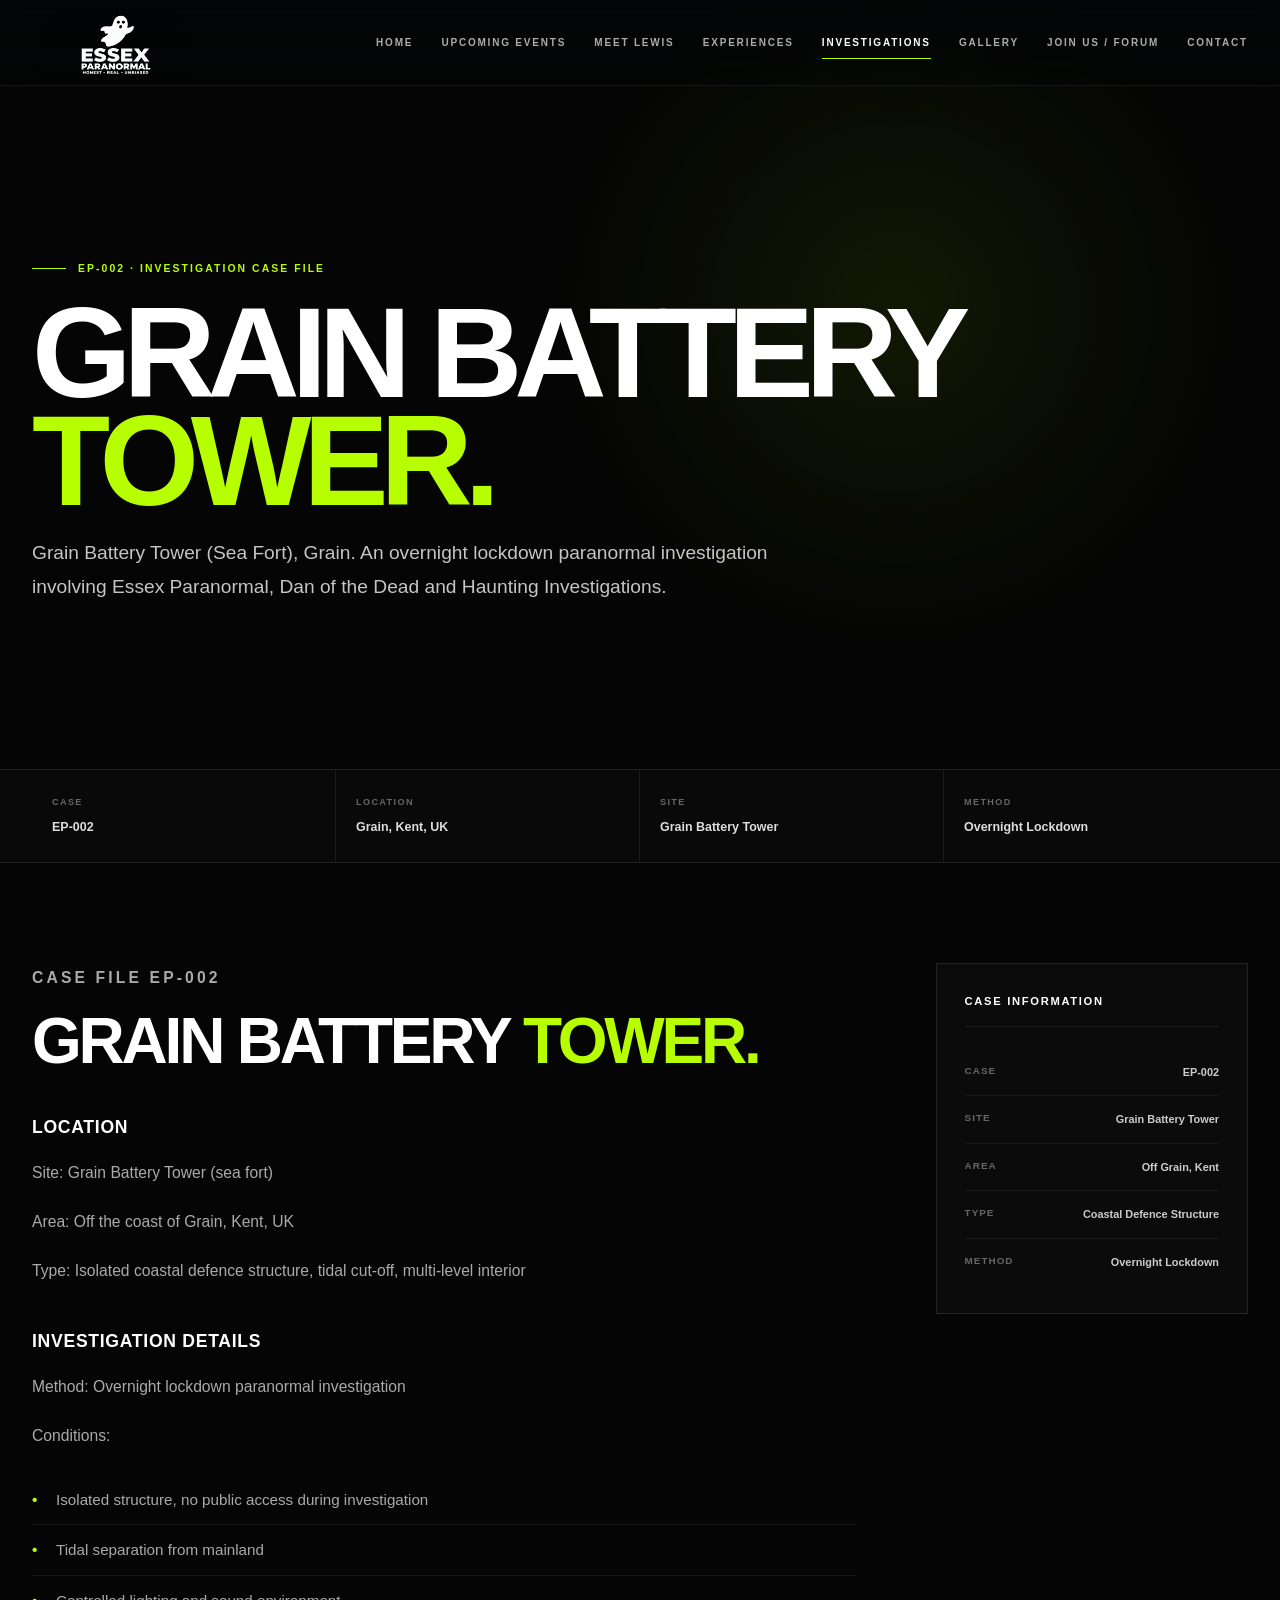
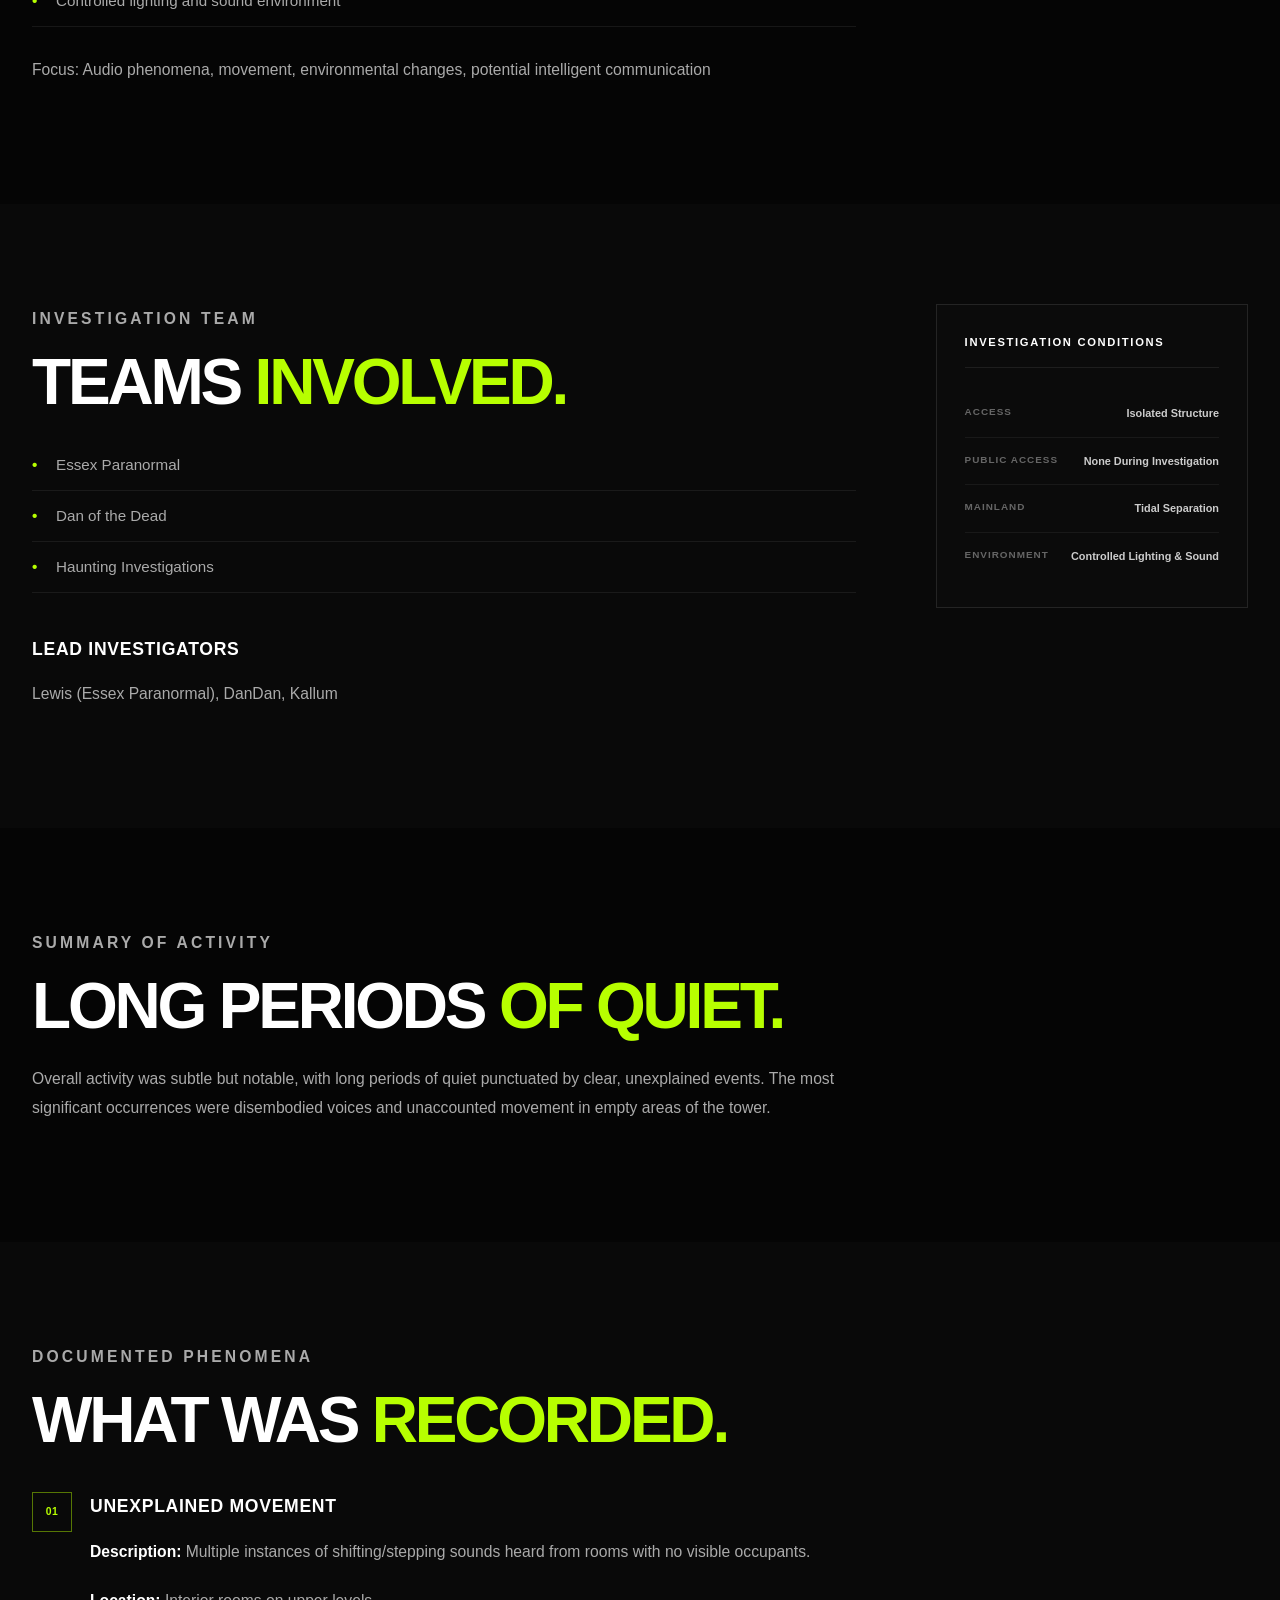
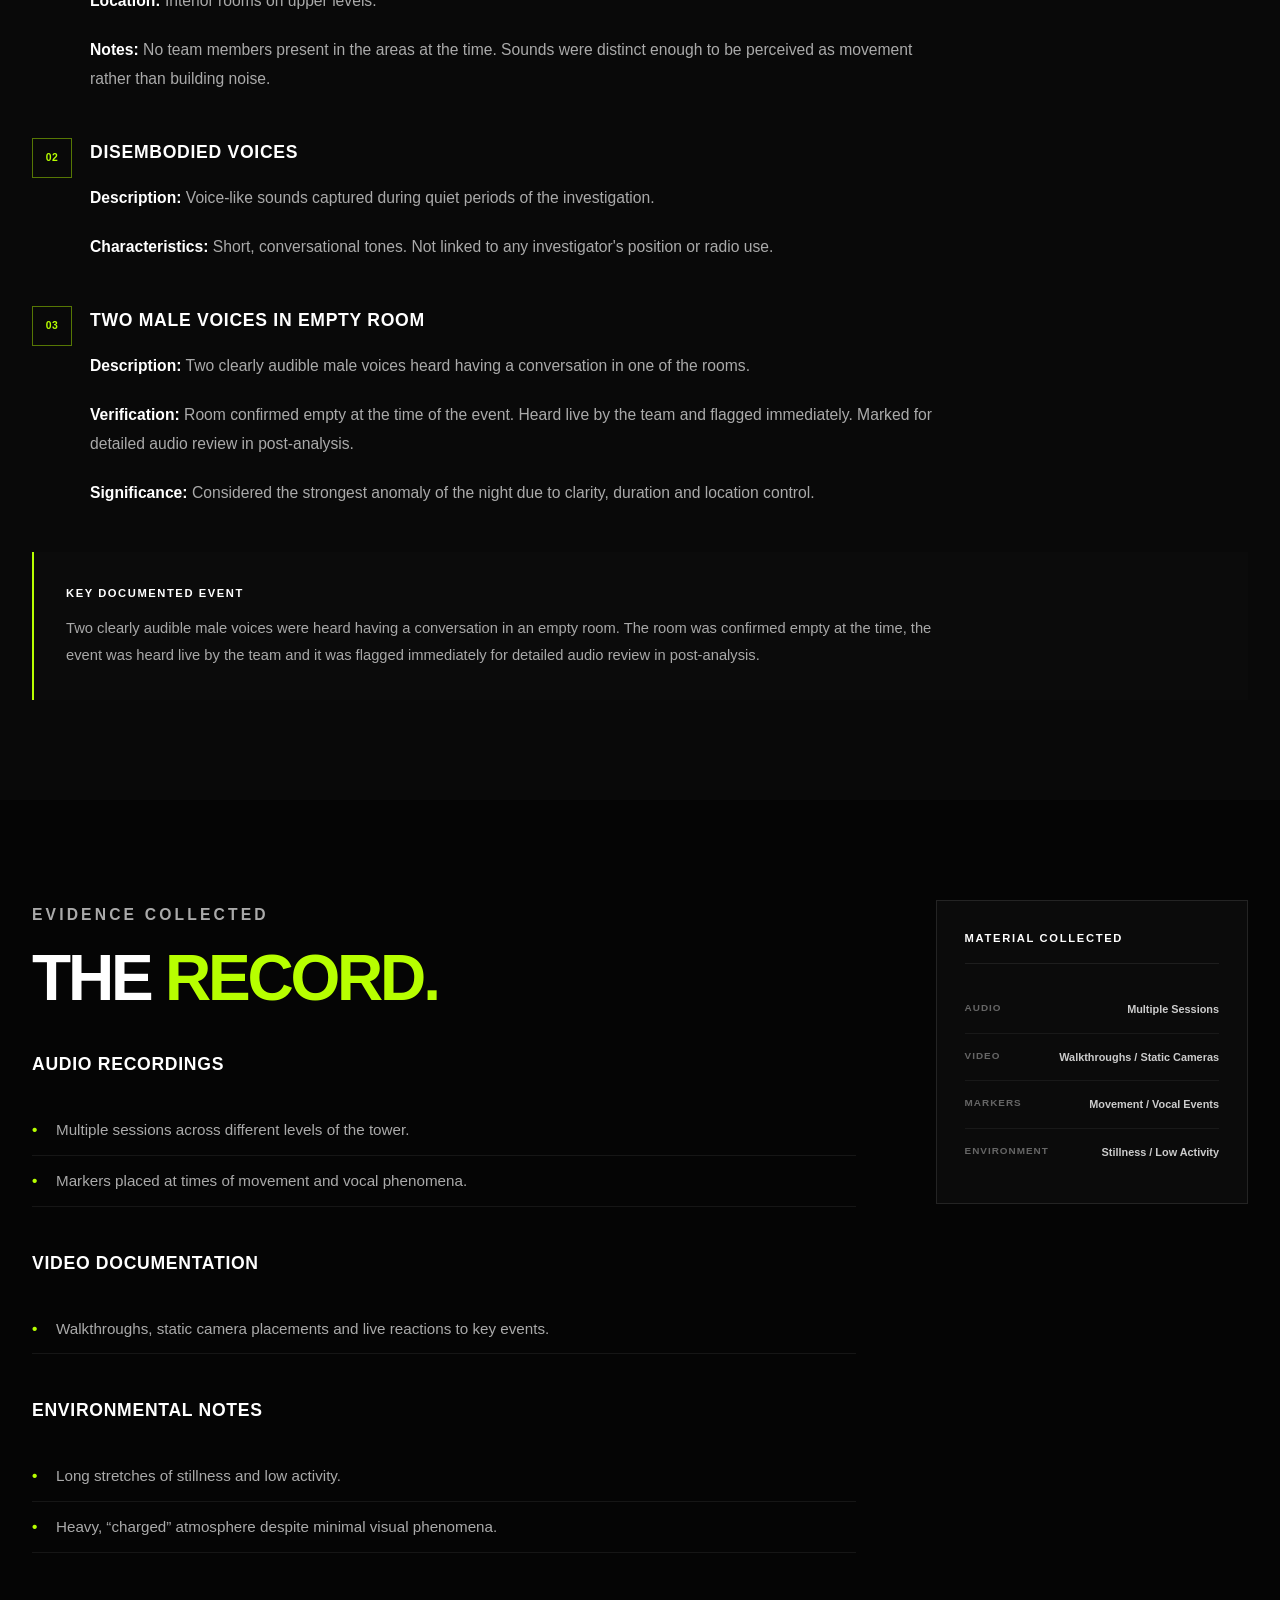
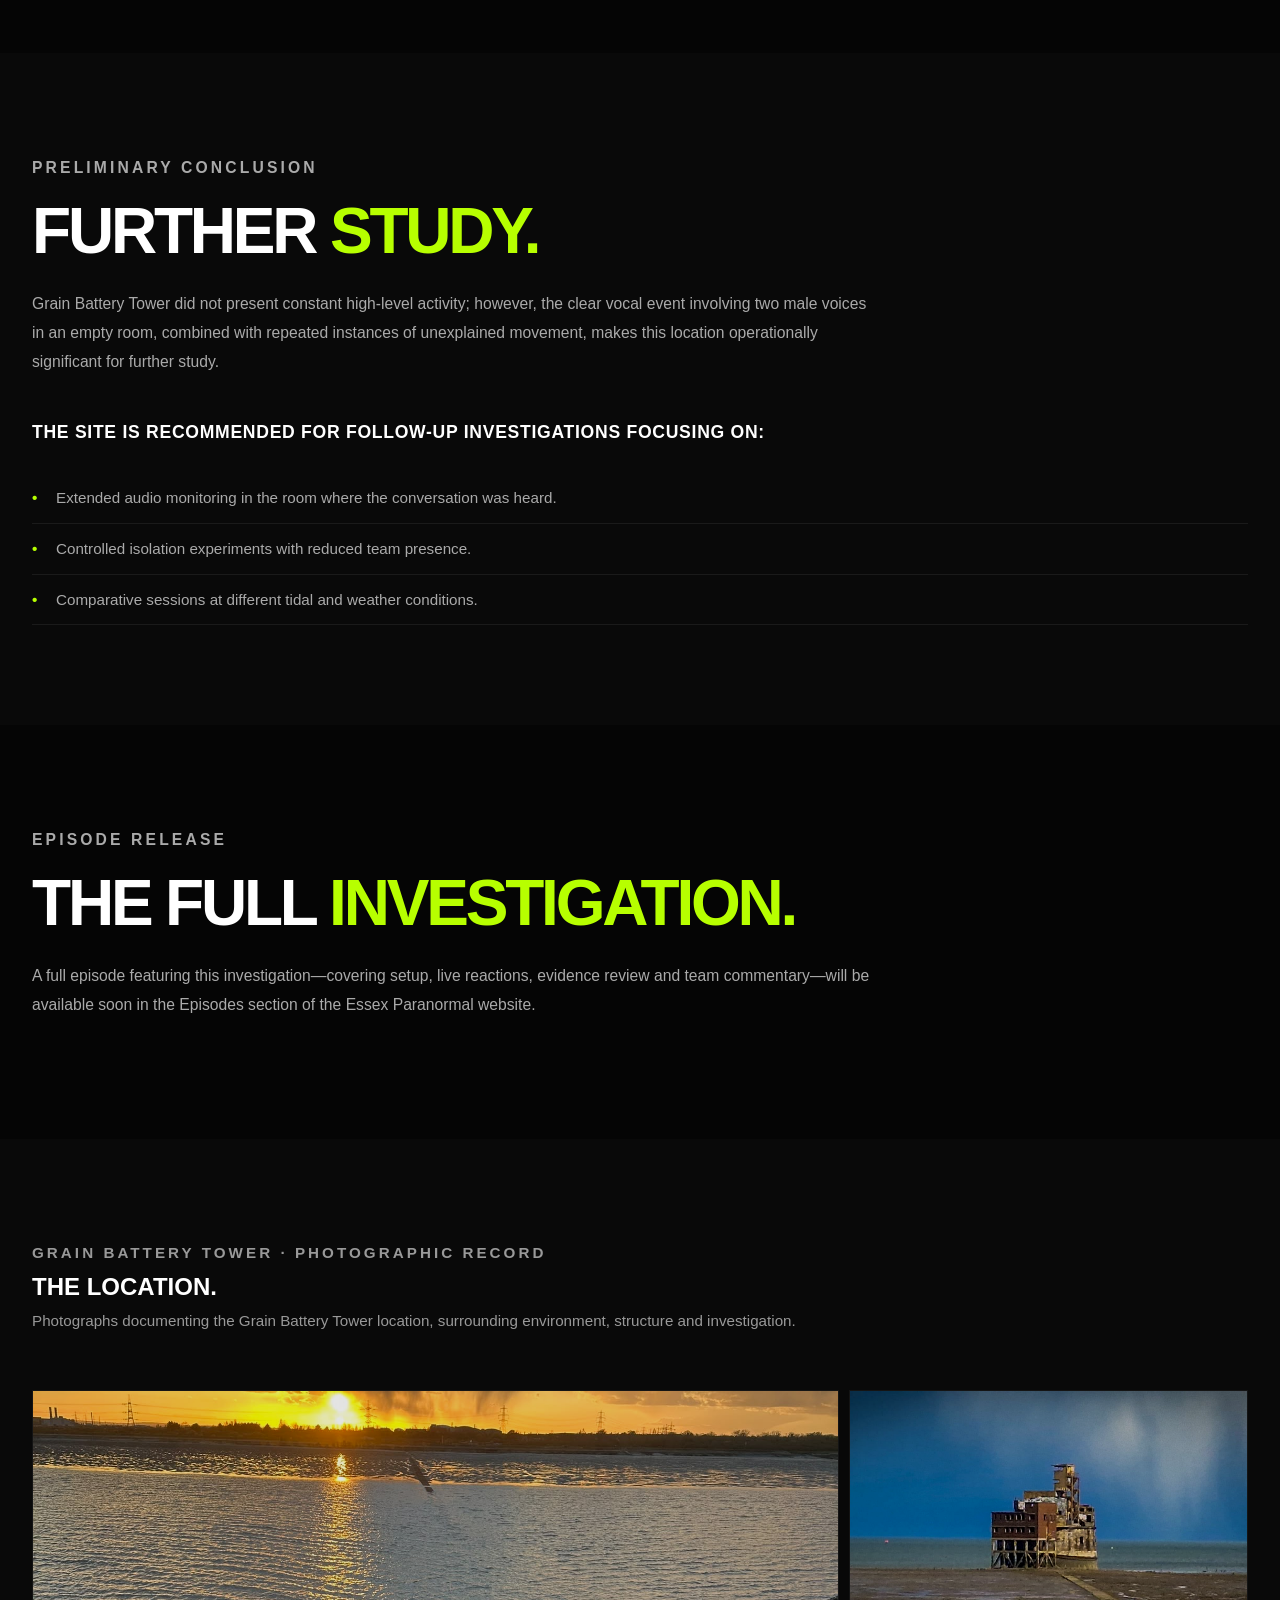
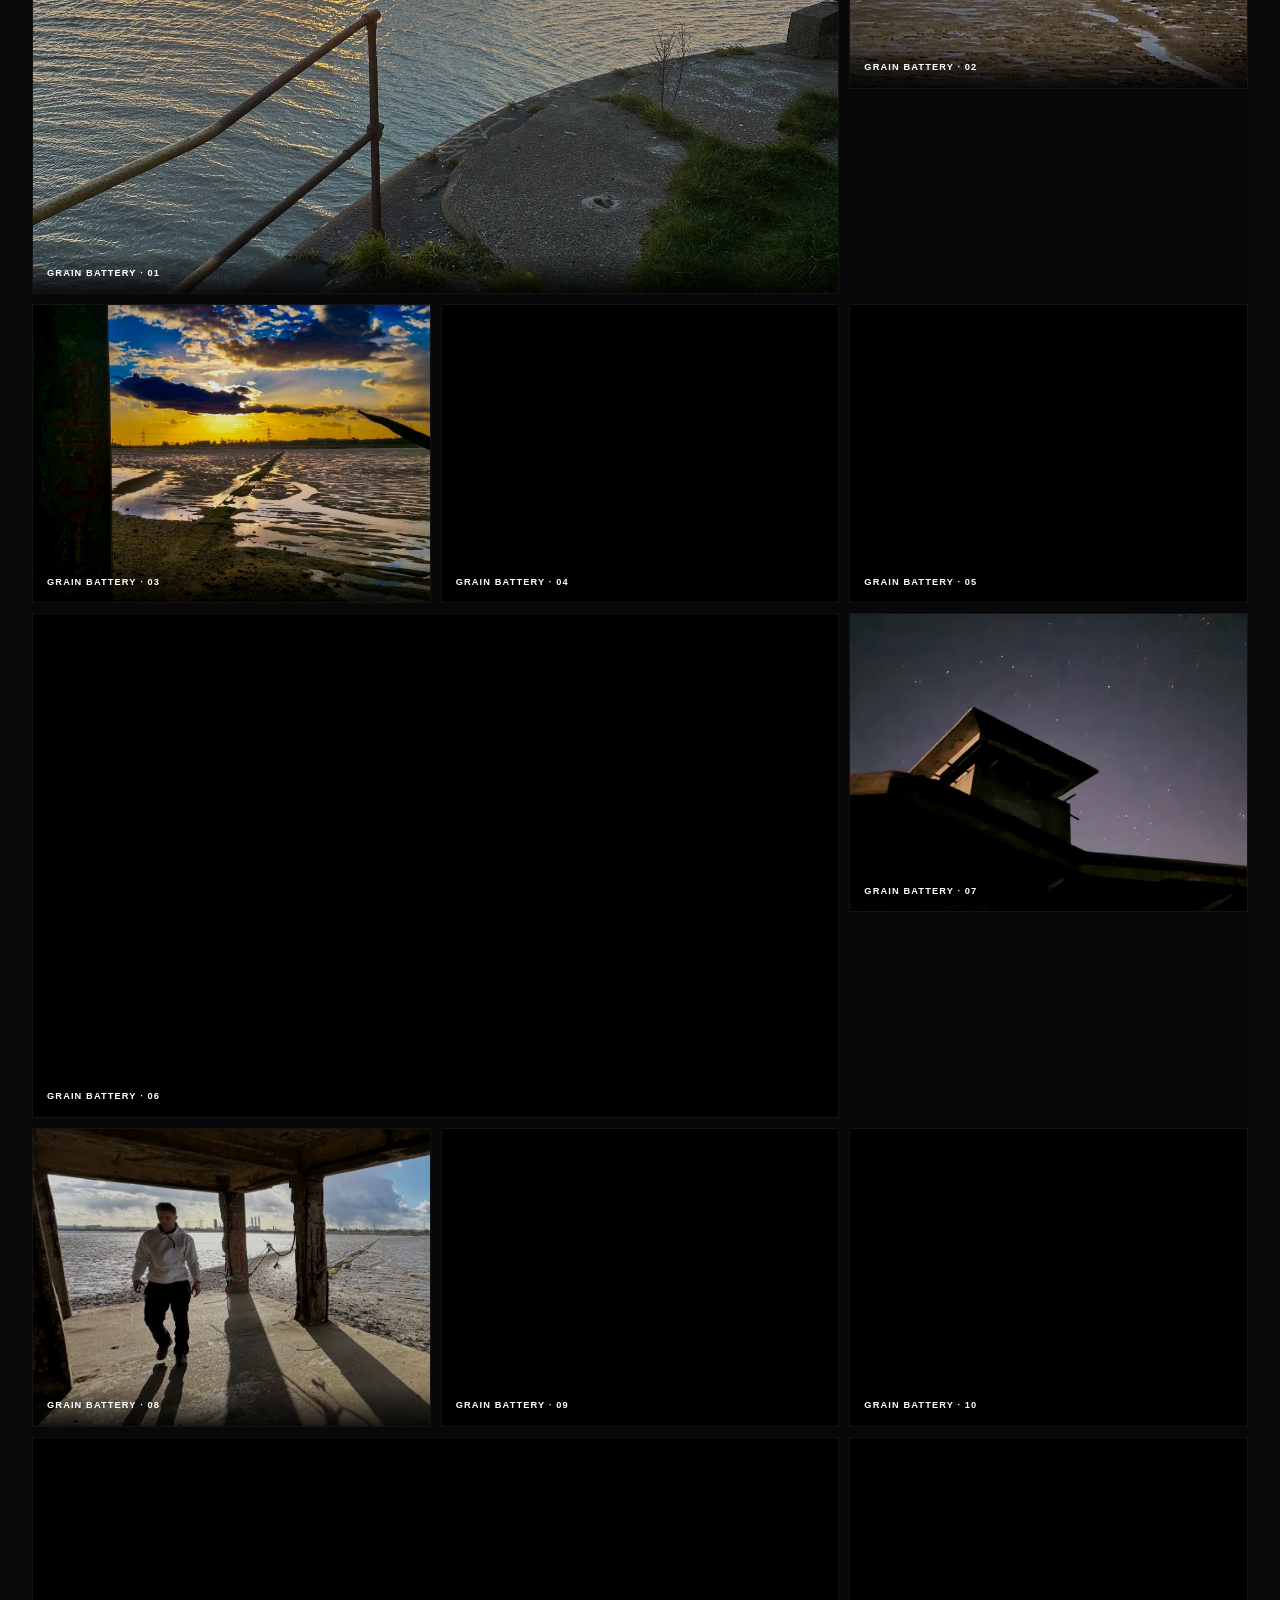
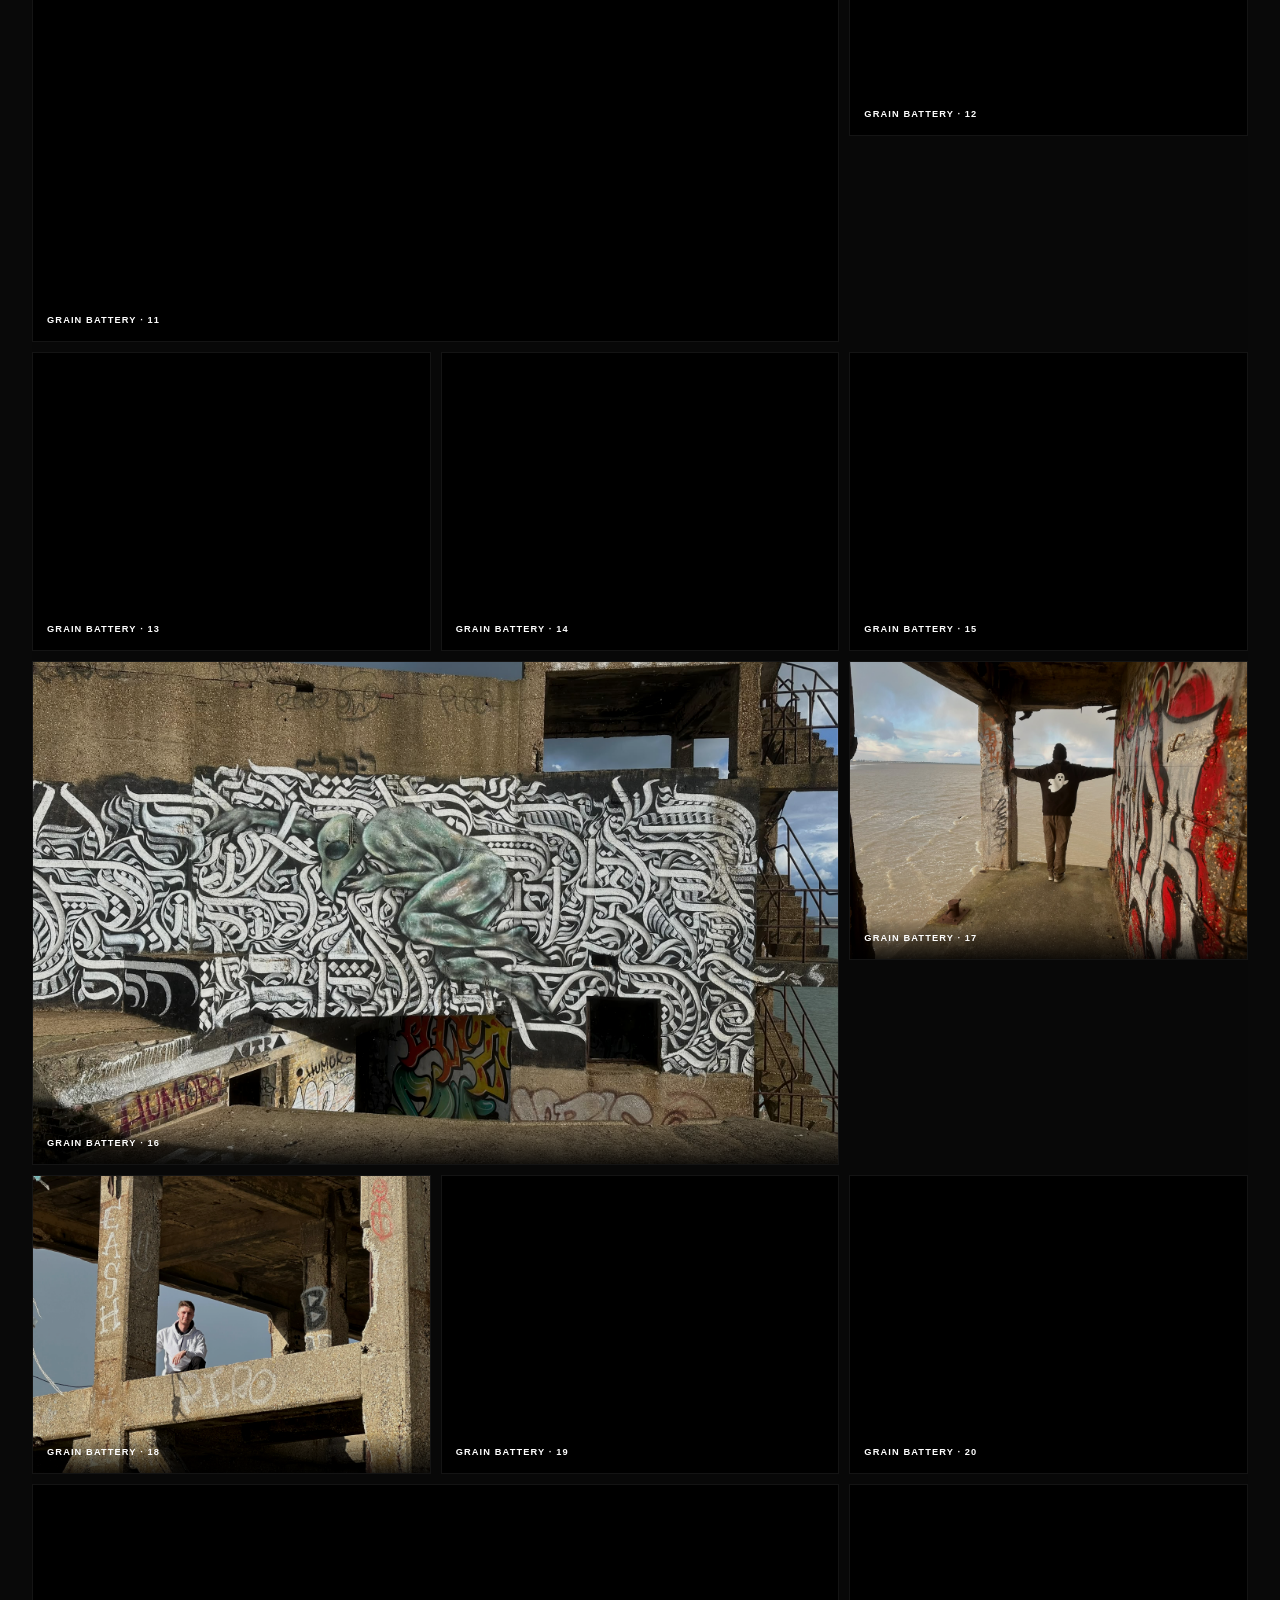
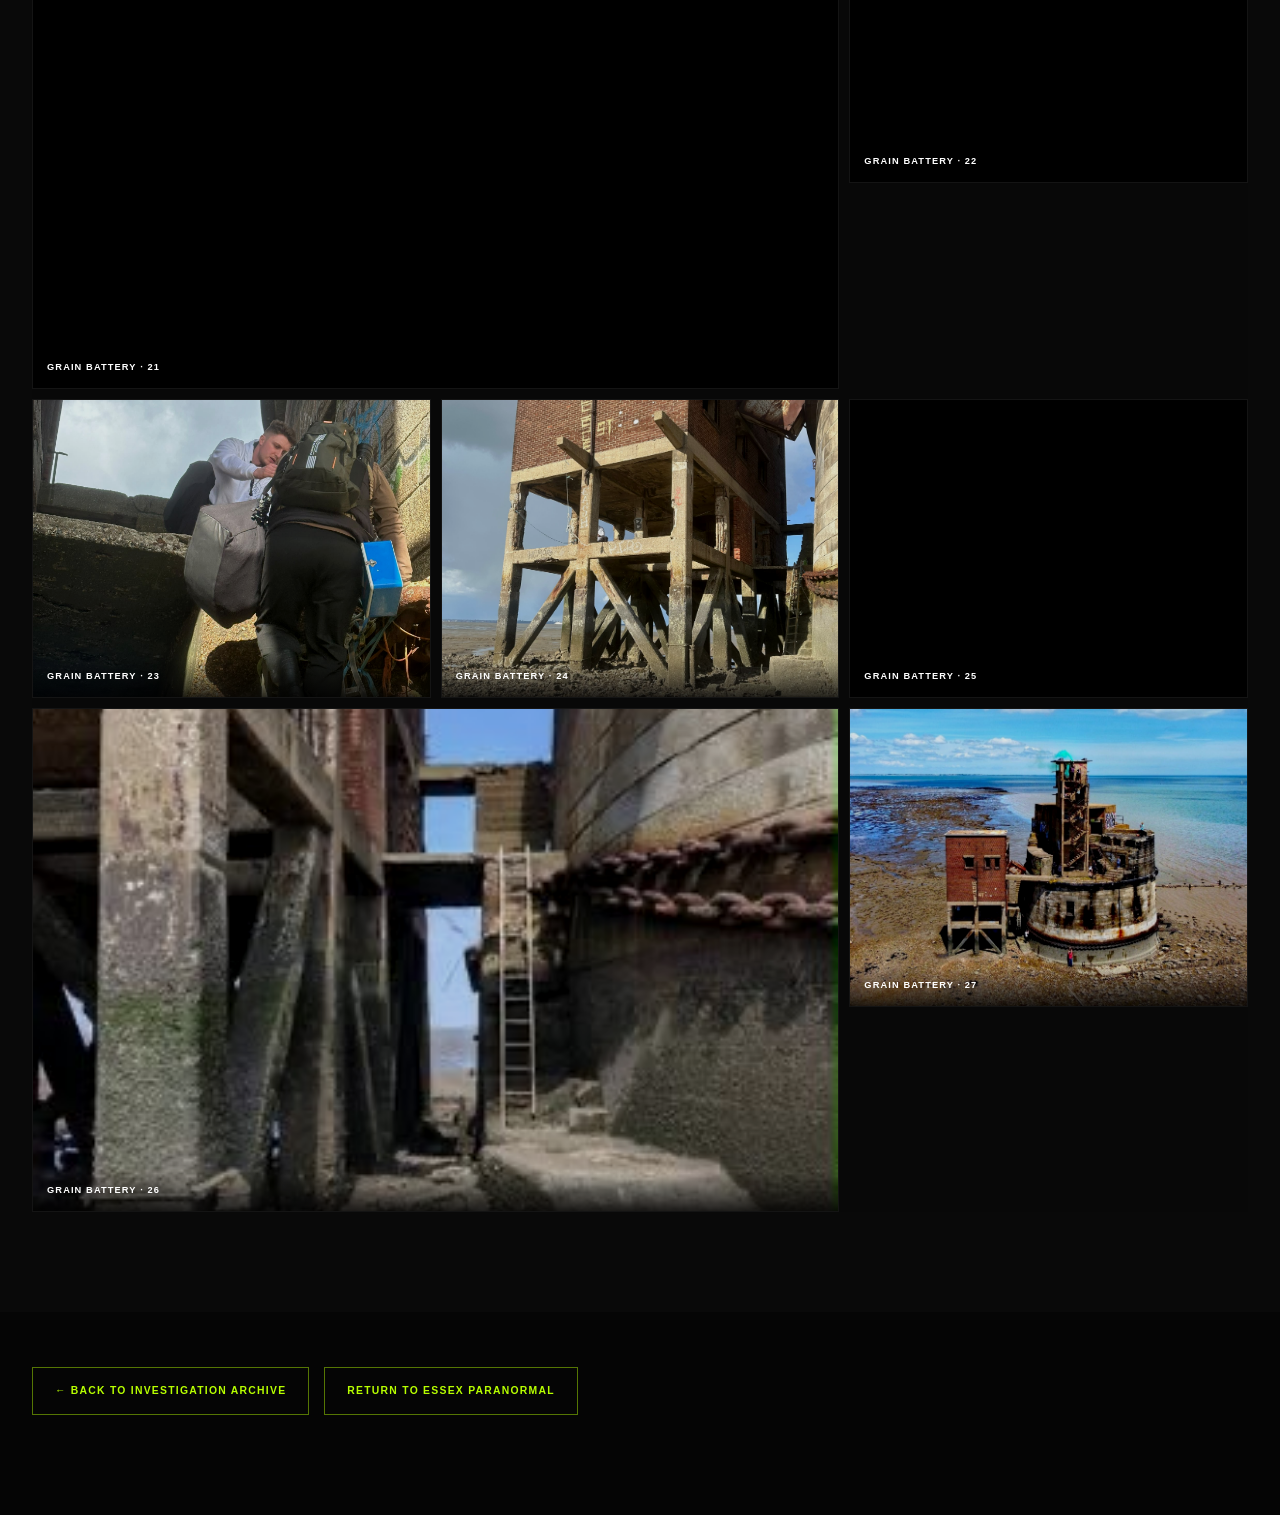
<file: public/investigations/grain-battery.html>
<!DOCTYPE html>
<html lang="en-GB">

<head>

    <meta charset="UTF-8">

    <meta
        name="viewport"
        content="width=device-width, initial-scale=1.0, viewport-fit=cover"
    >

    <meta
        name="description"
        content="EP-002 Grain Battery Tower investigation case file by Essex Paranormal."
    >

    <meta
        name="robots"
        content="index, follow"
    >

    <meta
        name="theme-color"
        content="#050608"
    >

    <meta
        name="color-scheme"
        content="dark"
    >

    <title>
        Grain Battery Tower | Essex Paranormal Investigation
    </title>

    <link
        rel="stylesheet"
        href="/style.css"
    >


    <style>

        /* =====================================================
           GRAIN BATTERY CASE FILE
           EP-002
           ===================================================== */

        .case-page {

            background:
                #050505;

            min-height:
                100vh;

            color:
                #ffffff;

        }


        /* =====================================================
           CASE HERO
           ===================================================== */

        .case-hero {

            position:
                relative;

            min-height:
                72vh;

            display:
                flex;

            align-items:
                flex-end;

            overflow:
                hidden;

            background:
                #050505;

        }


        .case-hero::before {

            content:
                "";

            position:
                absolute;

            inset:
                0;

            background:
                radial-gradient(
                    circle at 70% 40%,
                    rgba(183,255,0,.08),
                    transparent 35%
                );

            z-index:
                1;

            pointer-events:
                none;

        }


        .case-hero-content {

            position:
                relative;

            z-index:
                3;

            width:
                100%;

            padding:
                170px 0 80px;

        }


        .case-kicker {

            display:
                inline-flex;

            align-items:
                center;

            gap:
                12px;

            margin-bottom:
                22px;

            color:
                #B7FF00;

            font-size:
                .65rem;

            font-weight:
                900;

            letter-spacing:
                .2em;

            text-transform:
                uppercase;

        }


        .case-kicker::before {

            content:
                "";

            width:
                34px;

            height:
                1px;

            background:
                #B7FF00;

        }


        .case-hero h1 {

            max-width:
                1100px;

            margin:
                0 0 22px;

            color:
                #ffffff;

            font-size:
                clamp(
                    3.8rem,
                    10vw,
                    9rem
                );

            line-height:
                .84;

            font-weight:
                900;

            letter-spacing:
                -.065em;

            text-transform:
                uppercase;

        }


        .case-hero h1 span {

            display:
                block;

            color:
                #B7FF00;

        }


        .case-summary {

            max-width:
                780px;

            margin:
                0;

            color:
                #c5c5c5;

            font-size:
                clamp(
                    1rem,
                    1.6vw,
                    1.2rem
                );

            line-height:
                1.75;

        }


        /* =====================================================
           CASE META
           ===================================================== */

        .case-meta-bar {

            position:
                relative;

            z-index:
                5;

            border-top:
                1px solid rgba(
                    255,
                    255,
                    255,
                    .1
                );

            border-bottom:
                1px solid rgba(
                    255,
                    255,
                    255,
                    .1
                );

            background:
                #090909;

        }


        .case-meta-grid {

            display:
                grid;

            grid-template-columns:
                repeat(
                    4,
                    minmax(
                        0,
                        1fr
                    )
                );

        }


        .case-meta-item {

            min-width:
                0;

            padding:
                25px 20px;

            border-right:
                1px solid rgba(
                    255,
                    255,
                    255,
                    .08
                );

        }


        .case-meta-item:last-child {

            border-right:
                0;

        }


        .case-meta-item span {

            display:
                block;

            margin-bottom:
                8px;

            color:
                #666666;

            font-size:
                .57rem;

            font-weight:
                900;

            letter-spacing:
                .15em;

            text-transform:
                uppercase;

        }


        .case-meta-item strong {

            display:
                block;

            color:
                #dddddd;

            font-size:
                .78rem;

            line-height:
                1.5;

            overflow-wrap:
                anywhere;

        }


        /* =====================================================
           CASE SECTIONS
           ===================================================== */

        .case-section {

            padding:
                100px 0;

        }


        .case-section-dark {

            background:
                #050505;

        }


        .case-section-light {

            background:
                #090909;

        }


        .case-layout {

            display:
                grid;

            grid-template-columns:
                minmax(
                    0,
                    1.45fr
                )
                minmax(
                    260px,
                    .55fr
                );

            gap:
                80px;

            align-items:
                start;

        }


        .case-copy {

            min-width:
                0;

        }


        .case-label {

            margin:
                0 0 16px;

            color:
                #B7FF00;

            font-size:
                .62rem;

            font-weight:
                900;

            letter-spacing:
                .2em;

            text-transform:
                uppercase;

        }


        .case-copy h2 {

            margin:
                0 0 28px;

            color:
                #ffffff;

            font-size:
                clamp(
                    2.5rem,
                    5vw,
                    5rem
                );

            line-height:
                .92;

            font-weight:
                900;

            letter-spacing:
                -.05em;

            text-transform:
                uppercase;

        }


        .case-copy h2 span {

            color:
                #B7FF00;

        }


        .case-copy h3 {

            margin:
                42px 0 15px;

            color:
                #ffffff;

            font-size:
                1.1rem;

            letter-spacing:
                .04em;

            text-transform:
                uppercase;

        }


        .case-copy p {

            max-width:
                850px;

            margin:
                0 0 20px;

            color:
                #aaaaaa;

            font-size:
                .98rem;

            line-height:
                1.85;

        }


        /* =====================================================
           CASE SIDEBAR
           ===================================================== */

        .case-sidebar {

            position:
                sticky;

            top:
                120px;

            padding:
                28px;

            border:
                1px solid rgba(
                    255,
                    255,
                    255,
                    .1
                );

            background:
                #0b0b0b;

        }


        .case-sidebar-title {

            margin-bottom:
                22px;

            padding-bottom:
                15px;

            border-bottom:
                1px solid rgba(
                    255,
                    255,
                    255,
                    .08
                );

            color:
                #ffffff;

            font-size:
                .7rem;

            font-weight:
                900;

            letter-spacing:
                .15em;

            text-transform:
                uppercase;

        }


        .case-sidebar-row {

            display:
                flex;

            justify-content:
                space-between;

            gap:
                15px;

            padding:
                14px 0;

            border-bottom:
                1px solid rgba(
                    255,
                    255,
                    255,
                    .06
                );

        }


        .case-sidebar-row:last-child {

            border-bottom:
                0;

        }


        .case-sidebar-row span {

            color:
                #666666;

            font-size:
                .62rem;

            font-weight:
                900;

            letter-spacing:
                .1em;

            text-transform:
                uppercase;

        }


        .case-sidebar-row strong {

            color:
                #cccccc;

            font-size:
                .68rem;

            text-align:
                right;

        }


        /* =====================================================
           INFORMATION LISTS
           ===================================================== */

        .case-list {

            margin:
                25px 0 0;

            padding:
                0;

            list-style:
                none;

        }


        .case-list li {

            position:
                relative;

            margin:
                0;

            padding:
                12px 0 12px 24px;

            border-bottom:
                1px solid rgba(
                    255,
                    255,
                    255,
                    .07
                );

            color:
                #aaaaaa;

            font-size:
                .95rem;

            line-height:
                1.7;

        }


        .case-list li::before {

            content:
                "•";

            position:
                absolute;

            left:
                0;

            color:
                #B7FF00;

            font-weight:
                900;

        }


        .case-numbered {

            margin:
                35px 0 0;

            padding:
                0;

            list-style:
                none;

            counter-reset:
                phenomenon;

        }


        .case-numbered > li {

            position:
                relative;

            margin:
                0 0 45px;

            padding:
                0 0 0 58px;

            counter-increment:
                phenomenon;

        }


        .case-numbered > li::before {

            content:
                counter(phenomenon, decimal-leading-zero);

            position:
                absolute;

            left:
                0;

            top:
                0;

            width:
                38px;

            height:
                38px;

            display:
                flex;

            align-items:
                center;

            justify-content:
                center;

            border:
                1px solid rgba(
                    183,
                    255,
                    0,
                    .45
                );

            color:
                #B7FF00;

            font-size:
                .65rem;

            font-weight:
                900;

            letter-spacing:
                .05em;

        }


        .phenomenon-title {

            margin:
                0 0 14px;

            color:
                #ffffff;

            font-size:
                1rem;

            font-weight:
                900;

            letter-spacing:
                .06em;

            text-transform:
                uppercase;

        }


        .phenomenon-line {

            margin:
                0 0 10px;

            color:
                #aaaaaa;

            font-size:
                .94rem;

            line-height:
                1.75;

        }


        .phenomenon-line strong {

            color:
                #ffffff;

        }


        /* =====================================================
           HIGHLIGHT BOX
           ===================================================== */

        .case-highlight {

            margin:
                45px 0 0;

            padding:
                32px;

            border-left:
                2px solid #B7FF00;

            background:
                #0b0b0b;

        }


        .case-highlight strong {

            display:
                block;

            margin-bottom:
                12px;

            color:
                #ffffff;

            font-size:
                .7rem;

            letter-spacing:
                .14em;

            text-transform:
                uppercase;

        }


        .case-highlight p {

            margin:
                0;

            max-width:
                900px;

            color:
                #a8a8a8;

            font-size:
                .92rem;

            line-height:
                1.8;

        }


        /* =====================================================
           PHOTO GALLERY
           ===================================================== */

        .case-gallery-intro {

            max-width:
                800px;

            margin-bottom:
                55px;

        }


        .case-gallery-intro p {

            margin:
                0;

            color:
                #999999;

            font-size:
                .95rem;

            line-height:
                1.8;

        }


        .case-gallery {

            display:
                grid;

            grid-template-columns:
                repeat(
                    3,
                    minmax(
                        0,
                        1fr
                    )
                );

            gap:
                10px;

        }


        .case-gallery figure {

            position:
                relative;

            margin:
                0;

            overflow:
                hidden;

            background:
                #000000;

            border:
                1px solid rgba(
                    255,
                    255,
                    255,
                    .08
                );

            aspect-ratio:
                4 / 3;

        }


        .case-gallery figure:nth-child(5n + 1) {

            grid-column:
                span 2;

            aspect-ratio:
                16 / 10;

        }


        .case-gallery img {

            display:
                block;

            width:
                100%;

            height:
                100%;

            object-fit:
                cover;

            transition:
                transform .45s ease,
                filter .45s ease;

            filter:
                brightness(.88)
                contrast(1.04);

        }


        .case-gallery figure:hover img {

            transform:
                scale(1.035);

            filter:
                brightness(1)
                contrast(1.06);

        }


        .case-gallery figcaption {

            position:
                absolute;

            left:
                0;

            right:
                0;

            bottom:
                0;

            padding:
                12px 14px;

            background:
                linear-gradient(
                    180deg,
                    transparent,
                    rgba(0,0,0,.82)
                );

            color:
                #ffffff;

            font-size:
                .58rem;

            font-weight:
                900;

            letter-spacing:
                .12em;

            text-transform:
                uppercase;

        }


        /* =====================================================
           RETURN
           ===================================================== */

        .case-return {

            padding:
                55px 0 100px;

            background:
                #050505;

        }


        .case-return-links {

            display:
                flex;

            flex-wrap:
                wrap;

            gap:
                15px;

        }


        .case-return a {

            display:
                inline-flex;

            align-items:
                center;

            justify-content:
                center;

            min-height:
                48px;

            padding:
                0 22px;

            border:
                1px solid rgba(
                    183,
                    255,
                    0,
                    .45
                );

            color:
                #B7FF00;

            background:
                transparent;

            font-size:
                .65rem;

            font-weight:
                900;

            letter-spacing:
                .12em;

            text-decoration:
                none;

            text-transform:
                uppercase;

            transition:
                background .2s ease,
                color .2s ease,
                border-color .2s ease;

        }


        .case-return a:hover {

            color:
                #050505;

            background:
                #B7FF00;

            border-color:
                #B7FF00;

        }


        /* =====================================================
           MOBILE
           ===================================================== */

        @media (max-width: 850px) {

            .case-hero {

                min-height:
                    68vh;

            }


            .case-hero-content {

                padding:
                    140px 0 60px;

            }


            .case-meta-grid {

                grid-template-columns:
                    repeat(
                        2,
                        minmax(
                            0,
                            1fr
                        )
                    );

            }


            .case-meta-item:nth-child(2) {

                border-right:
                    0;

            }


            .case-layout {

                grid-template-columns:
                    1fr;

                gap:
                    50px;

            }


            .case-sidebar {

                position:
                    static;

            }


            .case-gallery {

                grid-template-columns:
                    repeat(
                        2,
                        minmax(
                            0,
                            1fr
                        )
                    );

            }


            .case-gallery figure:nth-child(5n + 1) {

                grid-column:
                    span 2;

            }

        }


        @media (max-width: 550px) {

            .case-hero {

                min-height:
                    66vh;

            }


            .case-hero-content {

                padding:
                    125px 0 45px;

            }


            .case-hero h1 {

                font-size:
                    clamp(
                        3.1rem,
                        16vw,
                        5.2rem
                    );

            }


            .case-summary {

                font-size:
                    .9rem;

            }


            .case-meta-grid {

                grid-template-columns:
                    1fr;

            }


            .case-meta-item,
            .case-meta-item:nth-child(2) {

                border-right:
                    0;

                border-bottom:
                    1px solid rgba(
                        255,
                        255,
                        255,
                        .08
                    );

            }


            .case-meta-item:last-child {

                border-bottom:
                    0;

            }


            .case-section {

                padding:
                    75px 0;

            }


            .case-copy h2 {

                font-size:
                    clamp(
                        2.35rem,
                        13vw,
                        4rem
                    );

            }


            .case-copy p {

                font-size:
                    .9rem;

            }


            .case-sidebar {

                padding:
                    22px;

            }


            .case-highlight {

                padding:
                    25px 20px;

            }


            .case-gallery {

                grid-template-columns:
                    1fr;

                gap:
                    8px;

            }


            .case-gallery figure,
            .case-gallery figure:nth-child(5n + 1) {

                grid-column:
                    span 1;

                aspect-ratio:
                    4 / 3;

            }


            .case-return {

                padding:
                    40px 0 70px;

            }


            .case-return-links {

                flex-direction:
                    column;

            }


            .case-return a {

                width:
                    100%;

            }

        }

    </style>

</head>


<body class="case-page">


    <!-- =====================================================
         HEADER
         ===================================================== -->

    <header class="site-header">

        <div class="container header-container">


            <a
                href="/#home"
                class="brand"
                aria-label="Essex Paranormal home"
            >

                <span class="brand-logo-crop">

                    <img
                        src="/essex-paranormal-logo.png"
                        alt="Essex Paranormal"
                        class="brand-logo"
                        decoding="async"
                    >

                </span>

            </a>


            <nav
                id="main-navigation"
                aria-label="Main navigation"
            >

                <a href="/#home">
                    HOME
                </a>

                <a href="/#upcoming-events">
                    UPCOMING EVENTS
                </a>

                <a href="/#about">
                    MEET LEWIS
                </a>

                <a href="/#experiences">
                    EXPERIENCES
                </a>

                <a
                    href="/investigations/"
                    class="active"
                >
                    INVESTIGATIONS
                </a>

                <a href="/#gallery">
                    GALLERY
                </a>

                <a href="/#community">
                    JOIN US / FORUM
                </a>

                <a href="/#contact">
                    CONTACT
                </a>

            </nav>


            <button
                class="menu-toggle"
                type="button"
                aria-label="Open navigation menu"
                aria-expanded="false"
                aria-controls="main-navigation"
            >

                <span></span>
                <span></span>
                <span></span>

            </button>


        </div>

    </header>



    <!-- =====================================================
         MAIN
         ===================================================== -->

    <main>


        <!-- =================================================
             CASE HERO
             ================================================= -->

        <section class="case-hero">

            <div class="case-hero-content">

                <div class="container">


                    <div class="case-kicker">

                        EP-002 · INVESTIGATION CASE FILE

                    </div>


                    <h1 data-control-room-content-key="site-copy-grain-battery-h1-001" data-control-room-content-field="title">

                        GRAIN BATTERY

                        <span>
                            TOWER.
                        </span>

                    </h1>


                    <p class="case-summary" data-control-room-content-key="site-copy-grain-battery-p-001" data-control-room-content-field="text">

                        Grain Battery Tower (Sea Fort), Grain.
                        An overnight lockdown paranormal investigation
                        involving Essex Paranormal, Dan of the Dead
                        and Haunting Investigations.

                    </p>


                </div>

            </div>

        </section>



        <!-- =================================================
             CASE META
             ================================================= -->

        <section class="case-meta-bar">

            <div class="container">

                <div class="case-meta-grid">


                    <div class="case-meta-item">

                        <span>
                            CASE
                        </span>

                        <strong>
                            EP-002
                        </strong>

                    </div>


                    <div class="case-meta-item">

                        <span>
                            LOCATION
                        </span>

                        <strong>
                            Grain, Kent, UK
                        </strong>

                    </div>


                    <div class="case-meta-item">

                        <span>
                            SITE
                        </span>

                        <strong>
                            Grain Battery Tower
                        </strong>

                    </div>


                    <div class="case-meta-item">

                        <span>
                            METHOD
                        </span>

                        <strong>
                            Overnight Lockdown
                        </strong>

                    </div>


                </div>

            </div>

        </section>



        <!-- =================================================
             LOCATION
             ================================================= -->

        <section class="case-section case-section-dark">

            <div class="container">


                <div class="case-layout">


                    <article class="case-copy">


                        <p class="case-label" data-control-room-content-key="site-copy-grain-battery-p-002" data-control-room-content-field="text">
                            CASE FILE EP-002
                        </p>


                        <h2 data-control-room-content-key="site-copy-grain-battery-h2-002" data-control-room-content-field="title">

                            GRAIN BATTERY

                            <span>
                                TOWER.
                            </span>

                        </h2>


                        <h3 data-control-room-content-key="site-copy-grain-battery-h3-003" data-control-room-content-field="title">
                            Location
                        </h3>


                        <p data-control-room-content-key="site-copy-grain-battery-p-004" data-control-room-content-field="text">
                            Site: Grain Battery Tower (sea fort)
                        </p>

                        <p data-control-room-content-key="site-copy-grain-battery-p-005" data-control-room-content-field="text">
                            Area: Off the coast of Grain, Kent, UK
                        </p>

                        <p data-control-room-content-key="site-copy-grain-battery-p-006" data-control-room-content-field="text">
                            Type: Isolated coastal defence structure,
                            tidal cut-off, multi-level interior
                        </p>


                        <h3 data-control-room-content-key="site-copy-grain-battery-h3-007" data-control-room-content-field="title">
                            Investigation Details
                        </h3>


                        <p data-control-room-content-key="site-copy-grain-battery-p-008" data-control-room-content-field="text">
                            Method: Overnight lockdown paranormal investigation
                        </p>

                        <p data-control-room-content-key="site-copy-grain-battery-p-009" data-control-room-content-field="text">
                            Conditions:
                        </p>


                        <ul class="case-list">

                            <li>
                                Isolated structure, no public access during investigation
                            </li>

                            <li>
                                Tidal separation from mainland
                            </li>

                            <li>
                                Controlled lighting and sound environment
                            </li>

                        </ul>


                        <p style="margin-top:28px;" data-control-room-content-key="site-copy-grain-battery-p-010" data-control-room-content-field="text">
                            Focus: Audio phenomena, movement, environmental changes,
                            potential intelligent communication
                        </p>


                    </article>



                    <aside class="case-sidebar">


                        <div class="case-sidebar-title">

                            CASE INFORMATION

                        </div>


                        <div class="case-sidebar-row">

                            <span>
                                Case
                            </span>

                            <strong>
                                EP-002
                            </strong>

                        </div>


                        <div class="case-sidebar-row">

                            <span>
                                Site
                            </span>

                            <strong>
                                Grain Battery Tower
                            </strong>

                        </div>


                        <div class="case-sidebar-row">

                            <span>
                                Area
                            </span>

                            <strong>
                                Off Grain, Kent
                            </strong>

                        </div>


                        <div class="case-sidebar-row">

                            <span>
                                Type
                            </span>

                            <strong>
                                Coastal Defence Structure
                            </strong>

                        </div>


                        <div class="case-sidebar-row">

                            <span>
                                Method
                            </span>

                            <strong>
                                Overnight Lockdown
                            </strong>

                        </div>


                    </aside>


                </div>


            </div>

        </section>



        <!-- =================================================
             TEAMS
             ================================================= -->

        <section class="case-section case-section-light">

            <div class="container">


                <div class="case-layout">


                    <article class="case-copy">


                        <p class="case-label" data-control-room-content-key="site-copy-grain-battery-p-011" data-control-room-content-field="text">
                            INVESTIGATION TEAM
                        </p>


                        <h2 data-control-room-content-key="site-copy-grain-battery-h2-003" data-control-room-content-field="title">

                            TEAMS

                            <span>
                                INVOLVED.
                            </span>

                        </h2>


                        <ul class="case-list">

                            <li>
                                Essex Paranormal
                            </li>

                            <li>
                                Dan of the Dead
                            </li>

                            <li>
                                Haunting Investigations
                            </li>

                        </ul>


                        <h3 data-control-room-content-key="site-copy-grain-battery-h3-012" data-control-room-content-field="title">
                            Lead Investigators
                        </h3>


                        <p data-control-room-content-key="site-copy-grain-battery-p-013" data-control-room-content-field="text">
                            Lewis (Essex Paranormal), DanDan, Kallum
                        </p>


                    </article>



                    <aside class="case-sidebar">


                        <div class="case-sidebar-title">

                            INVESTIGATION CONDITIONS

                        </div>


                        <div class="case-sidebar-row">

                            <span>
                                Access
                            </span>

                            <strong>
                                Isolated Structure
                            </strong>

                        </div>


                        <div class="case-sidebar-row">

                            <span>
                                Public Access
                            </span>

                            <strong>
                                None During Investigation
                            </strong>

                        </div>


                        <div class="case-sidebar-row">

                            <span>
                                Mainland
                            </span>

                            <strong>
                                Tidal Separation
                            </strong>

                        </div>


                        <div class="case-sidebar-row">

                            <span>
                                Environment
                            </span>

                            <strong>
                                Controlled Lighting &amp; Sound
                            </strong>

                        </div>


                    </aside>


                </div>


            </div>

        </section>



        <!-- =================================================
             SUMMARY OF ACTIVITY
             ================================================= -->

        <section class="case-section case-section-dark">

            <div class="container">


                <article class="case-copy">


                    <p class="case-label" data-control-room-content-key="site-copy-grain-battery-p-014" data-control-room-content-field="text">
                        SUMMARY OF ACTIVITY
                    </p>


                    <h2 data-control-room-content-key="site-copy-grain-battery-h2-004" data-control-room-content-field="title">

                        LONG PERIODS

                        <span>
                            OF QUIET.
                        </span>

                    </h2>


                    <p data-control-room-content-key="site-copy-grain-battery-p-015" data-control-room-content-field="text">
                        Overall activity was subtle but notable, with
                        long periods of quiet punctuated by clear,
                        unexplained events. The most significant
                        occurrences were disembodied voices and
                        unaccounted movement in empty areas of the tower.
                    </p>


                </article>


            </div>

        </section>



        <!-- =================================================
             DOCUMENTED PHENOMENA
             ================================================= -->

        <section class="case-section case-section-light">

            <div class="container">


                <article class="case-copy">


                    <p class="case-label" data-control-room-content-key="site-copy-grain-battery-p-016" data-control-room-content-field="text">
                        DOCUMENTED PHENOMENA
                    </p>


                    <h2 data-control-room-content-key="site-copy-grain-battery-h2-005" data-control-room-content-field="title">

                        WHAT WAS

                        <span>
                            RECORDED.
                        </span>

                    </h2>


                    <ol class="case-numbered">


                        <li>

                            <h3 class="phenomenon-title" data-control-room-content-key="site-copy-grain-battery-h3-017" data-control-room-content-field="title">
                                Unexplained Movement
                            </h3>


                            <p class="phenomenon-line">
                                <strong>Description:</strong>
                                Multiple instances of shifting/stepping sounds
                                heard from rooms with no visible occupants.
                            </p>


                            <p class="phenomenon-line">
                                <strong>Location:</strong>
                                Interior rooms on upper levels.
                            </p>


                            <p class="phenomenon-line">
                                <strong>Notes:</strong>
                                No team members present in the areas at the time.
                                Sounds were distinct enough to be perceived as
                                movement rather than building noise.
                            </p>

                        </li>



                        <li>

                            <h3 class="phenomenon-title" data-control-room-content-key="site-copy-grain-battery-h3-018" data-control-room-content-field="title">
                                Disembodied Voices
                            </h3>


                            <p class="phenomenon-line">
                                <strong>Description:</strong>
                                Voice-like sounds captured during quiet periods
                                of the investigation.
                            </p>


                            <p class="phenomenon-line">
                                <strong>Characteristics:</strong>
                                Short, conversational tones.
                                Not linked to any investigator's position or radio use.
                            </p>

                        </li>



                        <li>

                            <h3 class="phenomenon-title" data-control-room-content-key="site-copy-grain-battery-h3-019" data-control-room-content-field="title">
                                Two Male Voices in Empty Room
                            </h3>


                            <p class="phenomenon-line">
                                <strong>Description:</strong>
                                Two clearly audible male voices heard having
                                a conversation in one of the rooms.
                            </p>


                            <p class="phenomenon-line">
                                <strong>Verification:</strong>
                                Room confirmed empty at the time of the event.
                                Heard live by the team and flagged immediately.
                                Marked for detailed audio review in post-analysis.
                            </p>


                            <p class="phenomenon-line">
                                <strong>Significance:</strong>
                                Considered the strongest anomaly of the night
                                due to clarity, duration and location control.
                            </p>


                        </li>


                    </ol>


                    <div class="case-highlight">


                        <strong>
                            KEY DOCUMENTED EVENT
                        </strong>


                        <p data-control-room-content-key="site-copy-grain-battery-p-020" data-control-room-content-field="text">
                            Two clearly audible male voices were heard having
                            a conversation in an empty room. The room was
                            confirmed empty at the time, the event was heard
                            live by the team and it was flagged immediately
                            for detailed audio review in post-analysis.
                        </p>


                    </div>


                </article>


            </div>

        </section>



        <!-- =================================================
             EVIDENCE COLLECTED
             ================================================= -->

        <section class="case-section case-section-dark">

            <div class="container">


                <div class="case-layout">


                    <article class="case-copy">


                        <p class="case-label" data-control-room-content-key="site-copy-grain-battery-p-021" data-control-room-content-field="text">
                            EVIDENCE COLLECTED
                        </p>


                        <h2 data-control-room-content-key="site-copy-grain-battery-h2-006" data-control-room-content-field="title">

                            THE

                            <span>
                                RECORD.
                            </span>

                        </h2>


                        <h3 data-control-room-content-key="site-copy-grain-battery-h3-022" data-control-room-content-field="title">
                            Audio Recordings
                        </h3>


                        <ul class="case-list">

                            <li>
                                Multiple sessions across different levels of the tower.
                            </li>

                            <li>
                                Markers placed at times of movement and vocal phenomena.
                            </li>

                        </ul>


                        <h3 data-control-room-content-key="site-copy-grain-battery-h3-023" data-control-room-content-field="title">
                            Video Documentation
                        </h3>


                        <ul class="case-list">

                            <li>
                                Walkthroughs, static camera placements and live reactions
                                to key events.
                            </li>

                        </ul>


                        <h3 data-control-room-content-key="site-copy-grain-battery-h3-024" data-control-room-content-field="title">
                            Environmental Notes
                        </h3>


                        <ul class="case-list">

                            <li>
                                Long stretches of stillness and low activity.
                            </li>

                            <li>
                                Heavy, “charged” atmosphere despite minimal visual phenomena.
                            </li>

                        </ul>


                    </article>



                    <aside class="case-sidebar">


                        <div class="case-sidebar-title">

                            MATERIAL COLLECTED

                        </div>


                        <div class="case-sidebar-row">

                            <span>
                                Audio
                            </span>

                            <strong>
                                Multiple Sessions
                            </strong>

                        </div>


                        <div class="case-sidebar-row">

                            <span>
                                Video
                            </span>

                            <strong>
                                Walkthroughs / Static Cameras
                            </strong>

                        </div>


                        <div class="case-sidebar-row">

                            <span>
                                Markers
                            </span>

                            <strong>
                                Movement / Vocal Events
                            </strong>

                        </div>


                        <div class="case-sidebar-row">

                            <span>
                                Environment
                            </span>

                            <strong>
                                Stillness / Low Activity
                            </strong>

                        </div>


                    </aside>


                </div>


            </div>

        </section>



        <!-- =================================================
             PRELIMINARY CONCLUSION
             ================================================= -->

        <section class="case-section case-section-light">

            <div class="container">


                <article class="case-copy">


                    <p class="case-label" data-control-room-content-key="site-copy-grain-battery-p-025" data-control-room-content-field="text">
                        PRELIMINARY CONCLUSION
                    </p>


                    <h2 data-control-room-content-key="site-copy-grain-battery-h2-007" data-control-room-content-field="title">

                        FURTHER

                        <span>
                            STUDY.
                        </span>

                    </h2>


                    <p data-control-room-content-key="site-copy-grain-battery-p-026" data-control-room-content-field="text">
                        Grain Battery Tower did not present constant
                        high-level activity; however, the clear vocal
                        event involving two male voices in an empty room,
                        combined with repeated instances of unexplained
                        movement, makes this location operationally
                        significant for further study.
                    </p>


                    <h3 data-control-room-content-key="site-copy-grain-battery-h3-027" data-control-room-content-field="title">
                        The Site Is Recommended For Follow-Up Investigations Focusing On:
                    </h3>


                    <ul class="case-list">

                        <li>
                            Extended audio monitoring in the room where
                            the conversation was heard.
                        </li>

                        <li>
                            Controlled isolation experiments with reduced
                            team presence.
                        </li>

                        <li>
                            Comparative sessions at different tidal and
                            weather conditions.
                        </li>

                    </ul>


                </article>


            </div>

        </section>



        <!-- =================================================
             EPISODE RELEASE
             ================================================= -->

        <section class="case-section case-section-dark">

            <div class="container">


                <article class="case-copy">


                    <p class="case-label" data-control-room-content-key="site-copy-grain-battery-p-028" data-control-room-content-field="text">
                        EPISODE RELEASE
                    </p>


                    <h2 data-control-room-content-key="site-copy-grain-battery-h2-008" data-control-room-content-field="title">

                        THE FULL

                        <span>
                            INVESTIGATION.
                        </span>

                    </h2>


                    <p data-control-room-content-key="site-copy-grain-battery-p-029" data-control-room-content-field="text">
                        A full episode featuring this investigation—covering
                        setup, live reactions, evidence review and team
                        commentary—will be available soon in the Episodes
                        section of the Essex Paranormal website.
                    </p>


                </article>


            </div>

        </section>



        <!-- =================================================
             PHOTOGRAPHIC RECORD
             ================================================= -->

        <section class="case-section case-section-light" id="gallery">

            <div class="container">


                <div class="case-gallery-intro">


                    <p class="case-label" data-control-room-content-key="site-copy-grain-battery-p-030" data-control-room-content-field="text">
                        GRAIN BATTERY TOWER · PHOTOGRAPHIC RECORD
                    </p>


                    <h2 class="case-copy h2" data-control-room-content-key="site-copy-grain-battery-h2-009" data-control-room-content-field="title">

                        THE

                        <span>
                            LOCATION.
                        </span>

                    </h2>


                    <p data-control-room-content-key="site-copy-grain-battery-p-031" data-control-room-content-field="text">
                        Photographs documenting the Grain Battery Tower
                        location, surrounding environment, structure and
                        investigation.
                    </p>


                </div>


                <div class="case-gallery">


                    <figure>

                        <img
                            src="grain-battery-01.JPG"
                            alt="Grain Battery Tower photograph 01"
                            loading="lazy"
                            decoding="async"
                        >

                        <figcaption>
                            GRAIN BATTERY · 01
                        </figcaption>

                    </figure>


                    <figure>

                        <img
                            src="grain-battery-02.JPG"
                            alt="Grain Battery Tower photograph 02"
                            loading="lazy"
                            decoding="async"
                        >

                        <figcaption>
                            GRAIN BATTERY · 02
                        </figcaption>

                    </figure>


                    <figure>

                        <img
                            src="grain-battery-03.JPG"
                            alt="Grain Battery Tower photograph 03"
                            loading="lazy"
                            decoding="async"
                        >

                        <figcaption>
                            GRAIN BATTERY · 03
                        </figcaption>

                    </figure>


                    <figure>

                        <img
                            src="grain-battery-04.JPG"
                            alt="Grain Battery Tower photograph 04"
                            loading="lazy"
                            decoding="async"
                        >

                        <figcaption>
                            GRAIN BATTERY · 04
                        </figcaption>

                    </figure>


                    <figure>

                        <img
                            src="grain-battery-05.JPG"
                            alt="Grain Battery Tower photograph 05"
                            loading="lazy"
                            decoding="async"
                        >

                        <figcaption>
                            GRAIN BATTERY · 05
                        </figcaption>

                    </figure>


                    <figure>

                        <img
                            src="grain-battery-06.JPG"
                            alt="Grain Battery Tower photograph 06"
                            loading="lazy"
                            decoding="async"
                        >

                        <figcaption>
                            GRAIN BATTERY · 06
                        </figcaption>

                    </figure>


                    <figure>

                        <img
                            src="grain-battery-07.JPG"
                            alt="Grain Battery Tower photograph 07"
                            loading="lazy"
                            decoding="async"
                        >

                        <figcaption>
                            GRAIN BATTERY · 07
                        </figcaption>

                    </figure>


                    <figure>

                        <img
                            src="grain-battery-08.JPG"
                            alt="Grain Battery Tower photograph 08"
                            loading="lazy"
                            decoding="async"
                        >

                        <figcaption>
                            GRAIN BATTERY · 08
                        </figcaption>

                    </figure>


                    <figure>

                        <img
                            src="grain-battery-09.JPG"
                            alt="Grain Battery Tower photograph 09"
                            loading="lazy"
                            decoding="async"
                        >

                        <figcaption>
                            GRAIN BATTERY · 09
                        </figcaption>

                    </figure>


                    <figure>

                        <img
                            src="grain-battery-10.JPG"
                            alt="Grain Battery Tower photograph 10"
                            loading="lazy"
                            decoding="async"
                        >

                        <figcaption>
                            GRAIN BATTERY · 10
                        </figcaption>

                    </figure>


                    <figure>

                        <img
                            src="grain-battery-11.JPG"
                            alt="Grain Battery Tower photograph 11"
                            loading="lazy"
                            decoding="async"
                        >

                        <figcaption>
                            GRAIN BATTERY · 11
                        </figcaption>

                    </figure>


                    <figure>

                        <img
                            src="grain-battery-12.JPG"
                            alt="Grain Battery Tower photograph 12"
                            loading="lazy"
                            decoding="async"
                        >

                        <figcaption>
                            GRAIN BATTERY · 12
                        </figcaption>

                    </figure>


                    <figure>

                        <img
                            src="grain-battery-13.JPG"
                            alt="Grain Battery Tower photograph 13"
                            loading="lazy"
                            decoding="async"
                        >

                        <figcaption>
                            GRAIN BATTERY · 13
                        </figcaption>

                    </figure>


                    <figure>

                        <img
                            src="grain-battery-14.JPG"
                            alt="Grain Battery Tower photograph 14"
                            loading="lazy"
                            decoding="async"
                        >

                        <figcaption>
                            GRAIN BATTERY · 14
                        </figcaption>

                    </figure>


                    <figure>

                        <img
                            src="grain-battery-15.JPG"
                            alt="Grain Battery Tower photograph 15"
                            loading="lazy"
                            decoding="async"
                        >

                        <figcaption>
                            GRAIN BATTERY · 15
                        </figcaption>

                    </figure>


                    <figure>

                        <img
                            src="grain-battery-16.JPG"
                            alt="Grain Battery Tower photograph 16"
                            loading="lazy"
                            decoding="async"
                        >

                        <figcaption>
                            GRAIN BATTERY · 16
                        </figcaption>

                    </figure>


                    <figure>

                        <img
                            src="grain-battery-17.JPG"
                            alt="Grain Battery Tower photograph 17"
                            loading="lazy"
                            decoding="async"
                        >

                        <figcaption>
                            GRAIN BATTERY · 17
                        </figcaption>

                    </figure>


                    <figure>

                        <img
                            src="grain-battery-18.JPG"
                            alt="Grain Battery Tower photograph 18"
                            loading="lazy"
                            decoding="async"
                        >

                        <figcaption>
                            GRAIN BATTERY · 18
                        </figcaption>

                    </figure>


                    <figure>

                        <img
                            src="grain-battery-19.JPG"
                            alt="Grain Battery Tower photograph 19"
                            loading="lazy"
                            decoding="async"
                        >

                        <figcaption>
                            GRAIN BATTERY · 19
                        </figcaption>

                    </figure>


                    <figure>

                        <img
                            src="grain-battery-20.JPG"
                            alt="Grain Battery Tower photograph 20"
                            loading="lazy"
                            decoding="async"
                        >

                        <figcaption>
                            GRAIN BATTERY · 20
                        </figcaption>

                    </figure>


                    <figure>

                        <img
                            src="grain-battery-21.JPG"
                            alt="Grain Battery Tower photograph 21"
                            loading="lazy"
                            decoding="async"
                        >

                        <figcaption>
                            GRAIN BATTERY · 21
                        </figcaption>

                    </figure>


                    <figure>

                        <img
                            src="grain-battery-22.JPG"
                            alt="Grain Battery Tower photograph 22"
                            loading="lazy"
                            decoding="async"
                        >

                        <figcaption>
                            GRAIN BATTERY · 22
                        </figcaption>

                    </figure>


                    <figure>

                        <img
                            src="grain-battery-23.JPG"
                            alt="Grain Battery Tower photograph 23"
                            loading="lazy"
                            decoding="async"
                        >

                        <figcaption>
                            GRAIN BATTERY · 23
                        </figcaption>

                    </figure>


                    <figure>

                        <img
                            src="grain-battery-24.JPG"
                            alt="Grain Battery Tower photograph 24"
                            loading="lazy"
                            decoding="async"
                        >

                        <figcaption>
                            GRAIN BATTERY · 24
                        </figcaption>

                    </figure>


                    <figure>

                        <img
                            src="grain-battery-25.JPG"
                            alt="Grain Battery Tower photograph 25"
                            loading="lazy"
                            decoding="async"
                        >

                        <figcaption>
                            GRAIN BATTERY · 25
                        </figcaption>

                    </figure>


                    <figure>

                        <img
                            src="grain-battery-26.JPG"
                            alt="Grain Battery Tower photograph 26"
                            loading="lazy"
                            decoding="async"
                        >

                        <figcaption>
                            GRAIN BATTERY · 26
                        </figcaption>

                    </figure>


                    <figure>

                        <img
                            src="grain-battery-27.JPG"
                            alt="Grain Battery Tower photograph 27"
                            loading="lazy"
                            decoding="async"
                        >

                        <figcaption>
                            GRAIN BATTERY · 27
                        </figcaption>

                    </figure>


                </div>


            </div>

        </section>



        <!-- =================================================
             RETURN TO ARCHIVE
             ================================================= -->

        <section class="case-return">

            <div class="container">


                <div class="case-return-links">


                    <a
                        href="/investigations/"
                    >
                        ← BACK TO INVESTIGATION ARCHIVE
                    </a>


                    <a
                        href="/#home"
                    >
                        RETURN TO ESSEX PARANORMAL
                    </a>


                </div>


            </div>

        </section>


    </main>



    <!-- =====================================================
         EXISTING SITE JAVASCRIPT
         ===================================================== -->

    <script src="/script.js"></script>


    <script src="/public-content.js" defer></script>
</body>

</html>
</file>
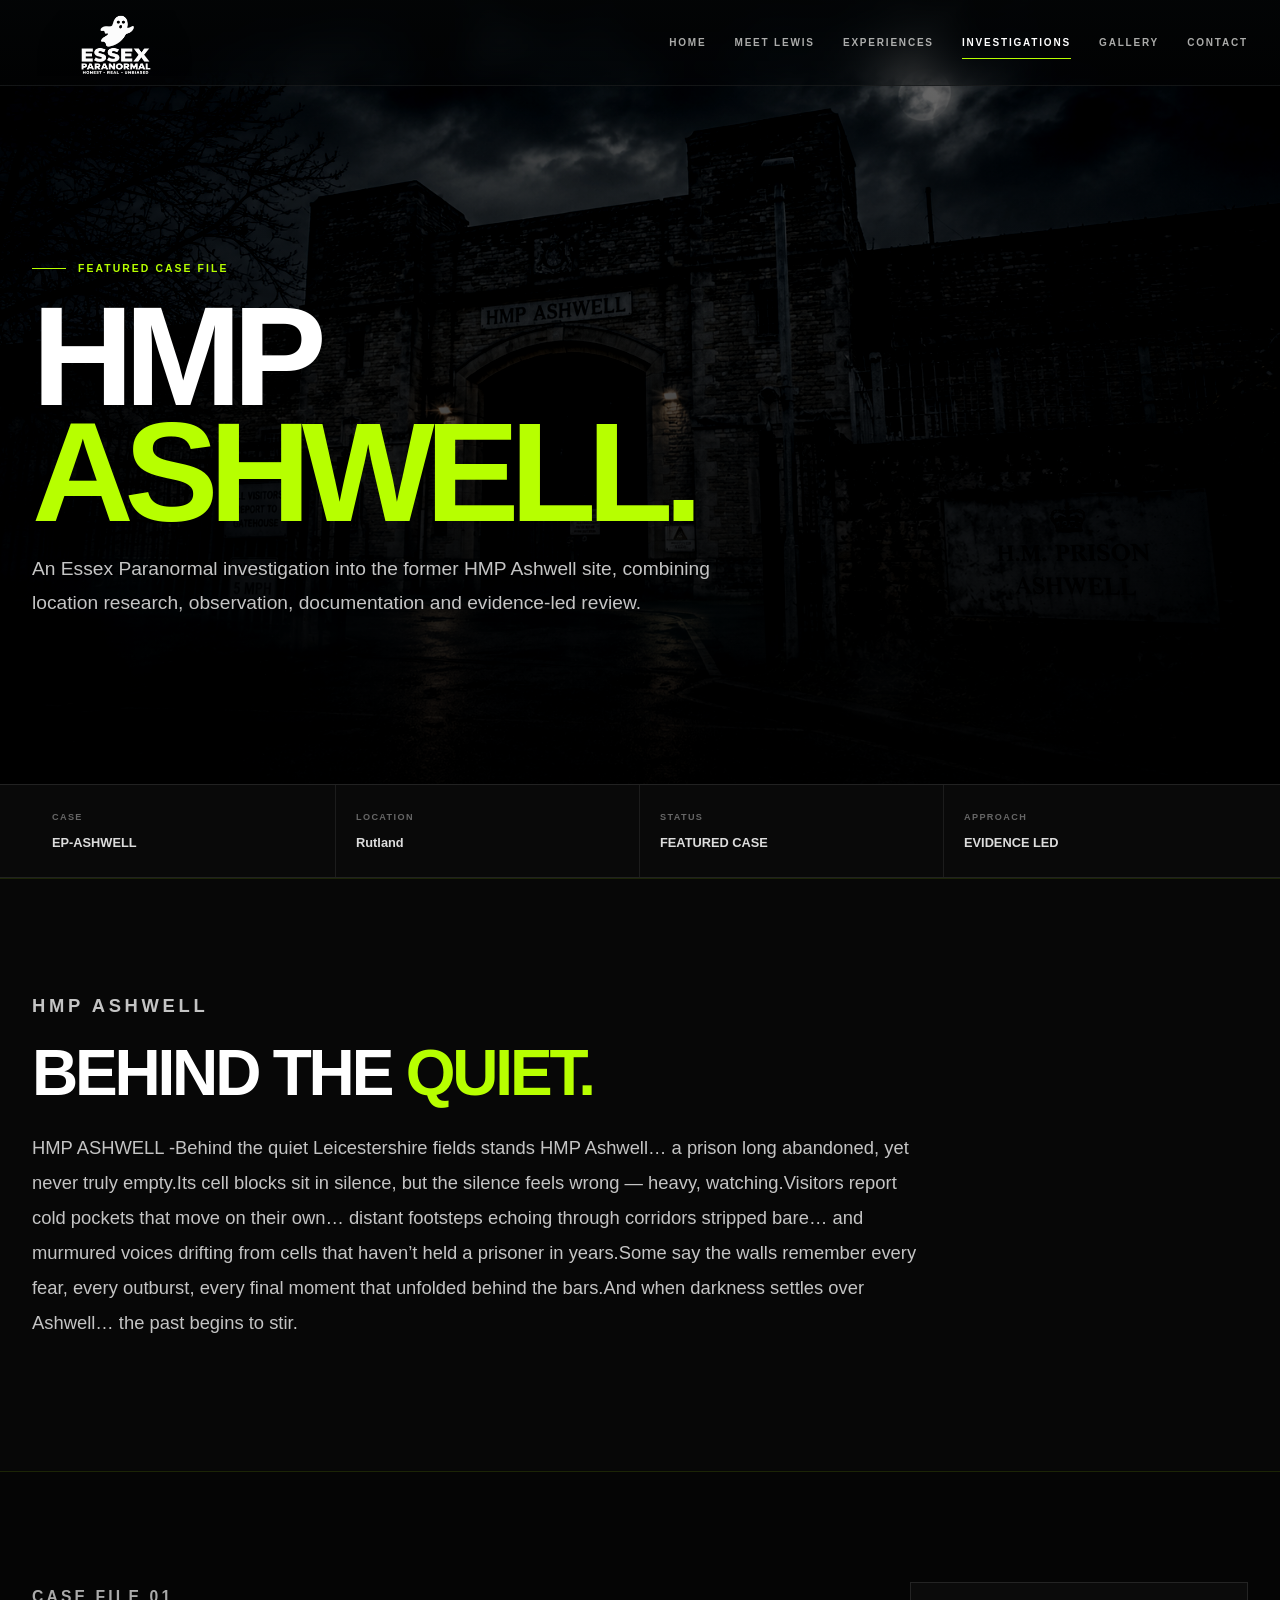
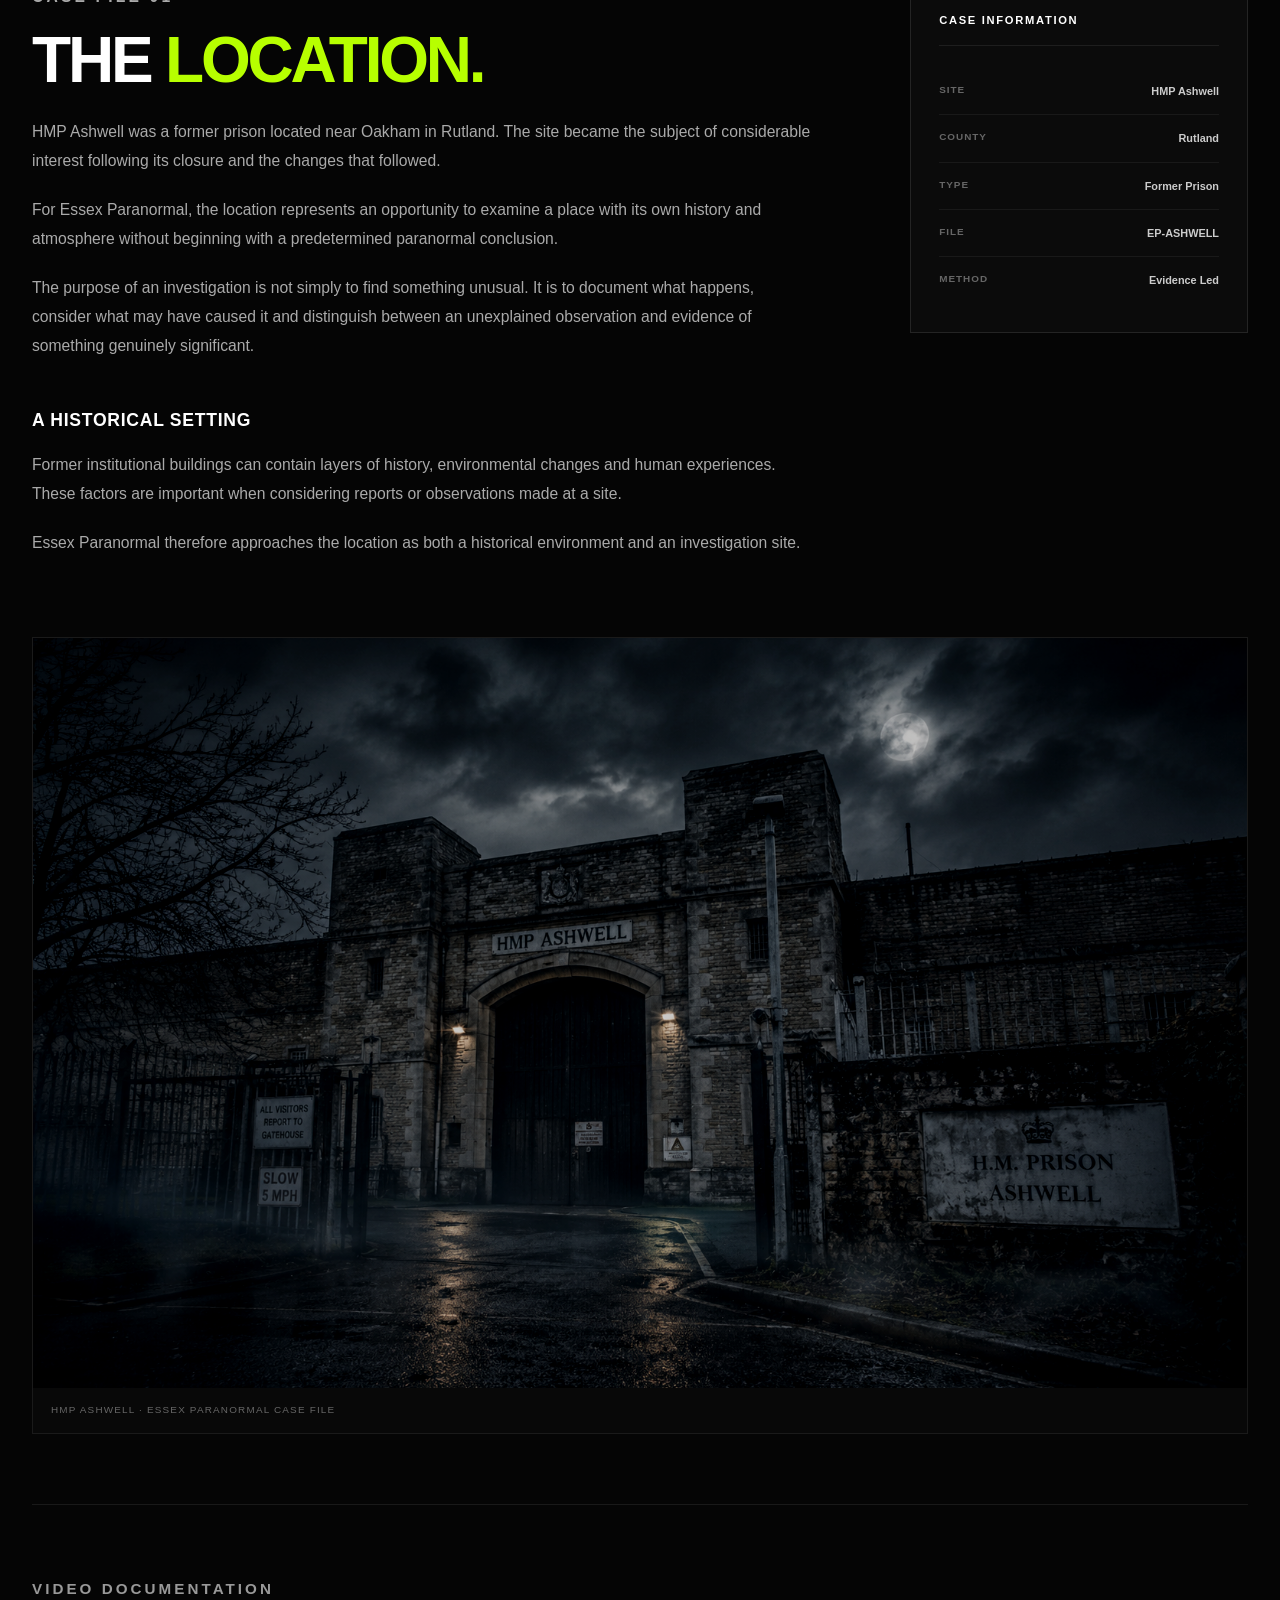
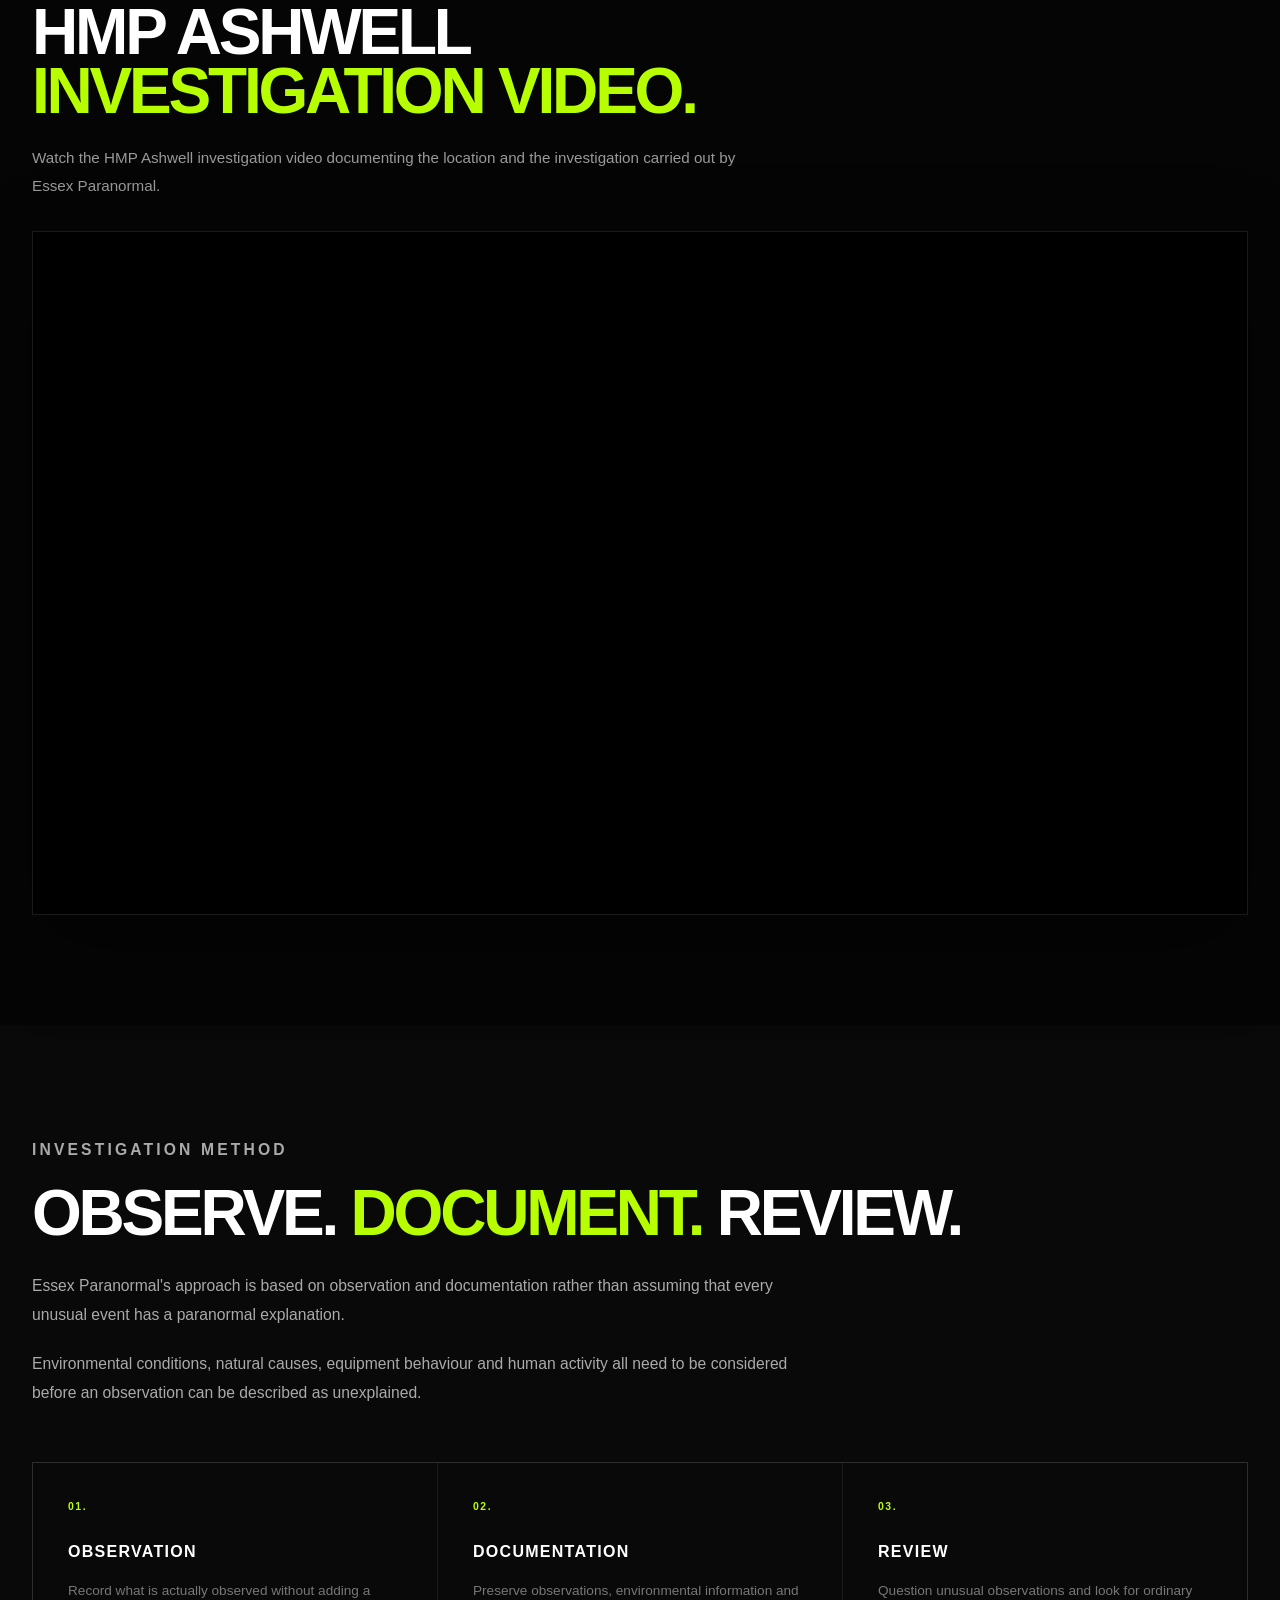
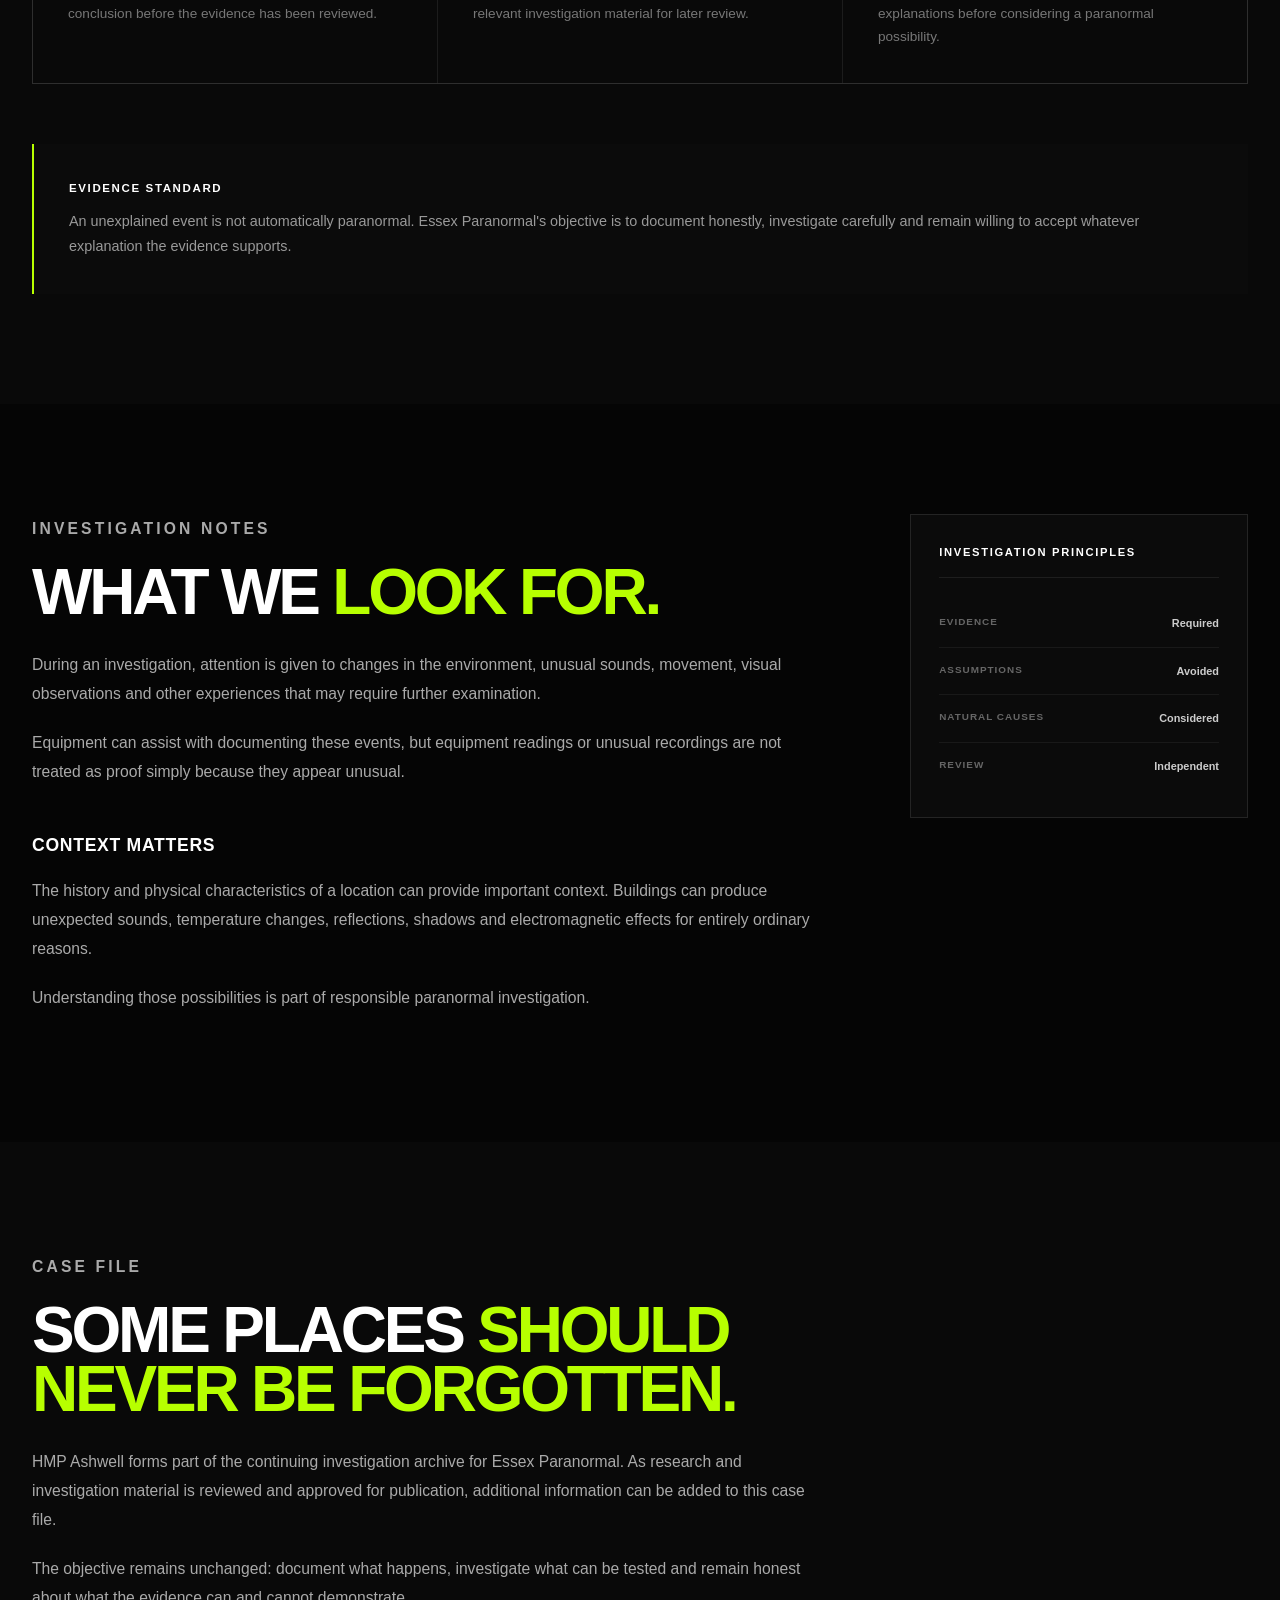
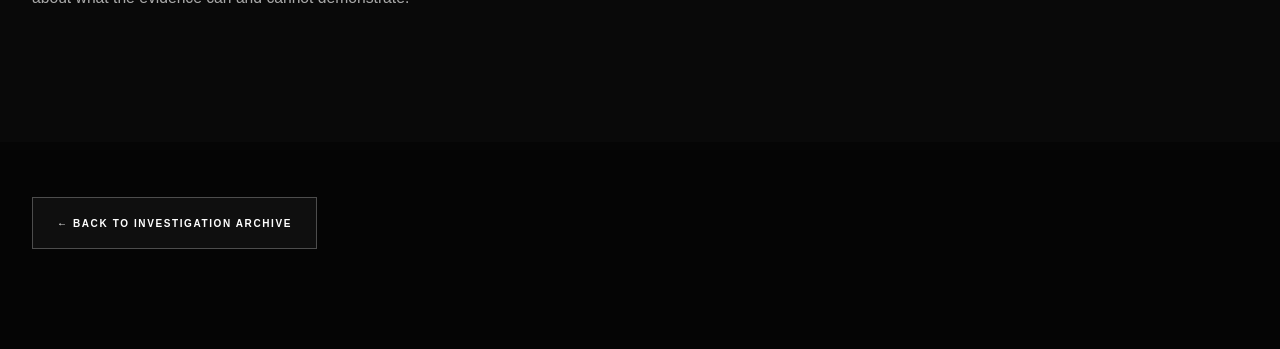
<file: public/investigations/hmp-ashwell.html>
<!DOCTYPE html>
<html lang="en-GB">

<head>

    <meta charset="UTF-8">

    <meta
        name="viewport"
        content="width=device-width, initial-scale=1.0, viewport-fit=cover"
    >

    <meta
        name="description"
        content="HMP Ashwell investigation case file by Essex Paranormal. Historical research, investigation notes and evidence-led review."
    >

    <meta
        name="robots"
        content="index, follow"
    >

    <meta
        name="theme-color"
        content="#050608"
    >

    <meta
        name="color-scheme"
        content="dark"
    >

    <title>
        HMP Ashwell | Essex Paranormal Investigation
    </title>

    <link
        rel="stylesheet"
        href="/style.css"
    >


    <style>

        /* =====================================================
           HMP ASHWELL CASE FILE
           ===================================================== */

        .case-page {

            background:
                #050505;

            min-height:
                100vh;

        }


        /* =====================================================
           CASE HERO
           ===================================================== */

        .case-hero {

            position:
                relative;

            min-height:
                78vh;

            display:
                flex;

            align-items:
                flex-end;

            overflow:
                hidden;

            background:
                #050505;

        }


        .case-hero-image {

            position:
                absolute;

            inset:
                0;

            width:
                100%;

            height:
                100%;

            object-fit:
                cover;

            object-position:
                center;

            filter:
                brightness(.48)
                contrast(1.12);

            transform:
                scale(1.02);

        }


        .case-hero::after {

            content:
                "";

            position:
                absolute;

            inset:
                0;

            background:
                linear-gradient(
                    180deg,
                    rgba(0,0,0,.08) 0%,
                    rgba(0,0,0,.2) 35%,
                    rgba(0,0,0,.9) 100%
                );

        }


        .case-hero-content {

            position:
                relative;

            z-index:
                2;

            width:
                100%;

            padding:
                170px 0 80px;

        }


        .case-kicker {

            display:
                inline-flex;

            align-items:
                center;

            gap:
                12px;

            margin-bottom:
                22px;

            color:
                #B7FF00;

            font-size:
                .65rem;

            font-weight:
                900;

            letter-spacing:
                .2em;

            text-transform:
                uppercase;

        }


        .case-kicker::before {

            content:
                "";

            width:
                34px;

            height:
                1px;

            background:
                #B7FF00;

        }


        .case-hero h1 {

            max-width:
                1000px;

            margin:
                0 0 22px;

            color:
                #fff;

            font-size:
                clamp(
                    4rem,
                    11vw,
                    10rem
                );

            line-height:
                .82;

            font-weight:
                900;

            letter-spacing:
                -.065em;

            text-transform:
                uppercase;

        }


        .case-hero h1 span {

            display:
                block;

            color:
                #B7FF00;

        }


        .case-summary {

            max-width:
                700px;

            margin:
                0;

            color:
                #c5c5c5;

            font-size:
                clamp(
                    1rem,
                    1.6vw,
                    1.2rem
                );

            line-height:
                1.75;

        }


        /* =====================================================
           CASE META
           ===================================================== */

        .case-meta-bar {

            position:
                relative;

            z-index:
                5;

            border-top:
                1px solid rgba(
                    255,
                    255,
                    255,
                    .1
                );

            border-bottom:
                1px solid rgba(
                    255,
                    255,
                    255,
                    .1
                );

            background:
                #090909;

        }


        .case-meta-grid {

            display:
                grid;

            grid-template-columns:
                repeat(
                    4,
                    minmax(
                        0,
                        1fr
                    )
                );

        }


        .case-meta-item {

            min-width:
                0;

            padding:
                25px 20px;

            border-right:
                1px solid rgba(
                    255,
                    255,
                    255,
                    .08
                );

        }


        .case-meta-item:last-child {

            border-right:
                0;

        }


        .case-meta-item span {

            display:
                block;

            margin-bottom:
                8px;

            color:
                #666;

            font-size:
                .57rem;

            font-weight:
                900;

            letter-spacing:
                .15em;

            text-transform:
                uppercase;

        }


        .case-meta-item strong {

            display:
                block;

            color:
                #ddd;

            font-size:
                .8rem;

            line-height:
                1.4;

            overflow-wrap:
                anywhere;

        }


        /* =====================================================
           CASE CONTENT
           ===================================================== */

        .case-section {

            padding:
                110px 0;

        }


        .case-section-dark {

            background:
                #050505;

        }


        .case-section-light {

            background:
                #090909;

        }


        .case-layout {

            display:
                grid;

            grid-template-columns:
                minmax(
                    0,
                    1.4fr
                )
                minmax(
                    260px,
                    .6fr
                );

            gap:
                90px;

            align-items:
                start;

        }


        .case-copy {

            min-width:
                0;

        }


        .case-label {

            margin:
                0 0 16px;

            color:
                #B7FF00;

            font-size:
                .62rem;

            font-weight:
                900;

            letter-spacing:
                .2em;

            text-transform:
                uppercase;

        }


        .case-copy h2 {

            margin:
                0 0 28px;

            color:
                #fff;

            font-size:
                clamp(
                    2.5rem,
                    5vw,
                    5rem
                );

            line-height:
                .92;

            font-weight:
                900;

            letter-spacing:
                -.05em;

            text-transform:
                uppercase;

        }


        .case-copy h2 span {

            color:
                #B7FF00;

        }


        .case-copy h3 {

            margin:
                45px 0 15px;

            color:
                #fff;

            font-size:
                1.1rem;

            letter-spacing:
                .04em;

            text-transform:
                uppercase;

        }


        .case-copy p {

            max-width:
                780px;

            margin:
                0 0 20px;

            color:
                #aaa;

            font-size:
                .98rem;

            line-height:
                1.85;

        }


        /* =====================================================
           CUSTOMER INTRODUCTION
           ===================================================== */

        .customer-introduction {

            background:
                #070707;

            border-top:
                1px solid rgba(
                    183,
                    255,
                    0,
                    .12
                );

            border-bottom:
                1px solid rgba(
                    183,
                    255,
                    0,
                    .12
                );

        }


        .customer-introduction .case-copy {

            max-width:
                1000px;

        }


        .customer-introduction .case-copy p {

            max-width:
                900px;

            color:
                #c4c4c4;

            font-size:
                clamp(
                    1rem,
                    1.6vw,
                    1.15rem
                );

            line-height:
                1.9;

        }


        /* =====================================================
           CASE SIDEBAR
           ===================================================== */

        .case-sidebar {

            position:
                sticky;

            top:
                120px;

            padding:
                28px;

            border:
                1px solid rgba(
                    255,
                    255,
                    255,
                    .1
                );

            background:
                #0b0b0b;

        }


        .case-sidebar-title {

            margin-bottom:
                22px;

            padding-bottom:
                15px;

            border-bottom:
                1px solid rgba(
                    255,
                    255,
                    255,
                    .08
                );

            color:
                #fff;

            font-size:
                .7rem;

            font-weight:
                900;

            letter-spacing:
                .15em;

            text-transform:
                uppercase;

        }


        .case-sidebar-row {

            display:
                flex;

            justify-content:
                space-between;

            gap:
                15px;

            padding:
                14px 0;

            border-bottom:
                1px solid rgba(
                    255,
                    255,
                    255,
                    .06
                );

        }


        .case-sidebar-row:last-child {

            border-bottom:
                0;

        }


        .case-sidebar-row span {

            color:
                #666;

            font-size:
                .62rem;

            font-weight:
                900;

            letter-spacing:
                .1em;

            text-transform:
                uppercase;

        }


        .case-sidebar-row strong {

            color:
                #ccc;

            font-size:
                .68rem;

            text-align:
                right;

        }


        /* =====================================================
           IMAGE PANEL
           ===================================================== */

        .case-image-panel {

            margin:
                60px 0 0;

            border:
                1px solid rgba(
                    255,
                    255,
                    255,
                    .1
                );

            background:
                #000;

            overflow:
                hidden;

        }


        .case-image-panel img {

            display:
                block;

            width:
                100%;

            max-height:
                750px;

            object-fit:
                cover;

            object-position:
                center;

            filter:
                brightness(.78)
                contrast(1.06);

        }


        .case-image-caption {

            padding:
                14px 18px;

            color:
                #666;

            background:
                #080808;

            font-size:
                .62rem;

            letter-spacing:
                .12em;

            text-transform:
                uppercase;

        }


        /* =====================================================
           INVESTIGATION VIDEO
           ===================================================== */

        .case-video-section {

            margin-top:
                70px;

            padding-top:
                70px;

            border-top:
                1px solid rgba(
                    255,
                    255,
                    255,
                    .08
                );

        }


        .case-video-heading {

            max-width:
                850px;

            margin-bottom:
                32px;

        }


        .case-video-heading h2 {

            margin:
                0 0 24px;

            color:
                #fff;

            font-size:
                clamp(
                    2.4rem,
                    5vw,
                    5rem
                );

            line-height:
                .92;

            font-weight:
                900;

            letter-spacing:
                -.05em;

            text-transform:
                uppercase;

        }


        .case-video-heading h2 span {

            display:
                block;

            color:
                #B7FF00;

        }


        .case-video-heading p {

            max-width:
                720px;

            margin:
                0;

            color:
                #999;

            font-size:
                .95rem;

            line-height:
                1.8;

        }


        .case-video-frame {

            position:
                relative;

            width:
                100%;

            aspect-ratio:
                16 / 9;

            overflow:
                hidden;

            border:
                1px solid rgba(
                    255,
                    255,
                    255,
                    .1
                );

            background:
                #000;

            box-shadow:
                0 30px 80px rgba(
                    0,
                    0,
                    0,
                    .45
                );

        }


        .case-video-frame iframe {

            position:
                absolute;

            inset:
                0;

            width:
                100%;

            height:
                100%;

            border:
                0;

        }


        /* =====================================================
           EVIDENCE PRINCIPLES
           ===================================================== */

        .principles-grid {

            display:
                grid;

            grid-template-columns:
                repeat(
                    3,
                    minmax(
                        0,
                        1fr
                    )
                );

            gap:
                1px;

            margin-top:
                55px;

            border:
                1px solid rgba(
                    255,
                    255,
                    255,
                    .08
                );

            background:
                rgba(
                    255,
                    255,
                    255,
                    .08
                );

        }


        .principle {

            padding:
                35px;

            background:
                #090909;

        }


        .principle-number {

            display:
                block;

            margin-bottom:
                22px;

            color:
                #B7FF00;

            font-size:
                .65rem;

            font-weight:
                900;

            letter-spacing:
                .15em;

        }


        .principle h3 {

            margin:
                0 0 14px;

            color:
                #fff;

            font-size:
                1rem;

            letter-spacing:
                .08em;

            text-transform:
                uppercase;

        }


        .principle p {

            margin:
                0;

            color:
                #777;

            font-size:
                .85rem;

            line-height:
                1.7;

        }


        /* =====================================================
           EVIDENCE NOTE
           ===================================================== */

        .evidence-note {

            margin-top:
                60px;

            padding:
                35px;

            border-left:
                2px solid #B7FF00;

            background:
                #0b0b0b;

        }


        .evidence-note strong {

            display:
                block;

            margin-bottom:
                10px;

            color:
                #fff;

            font-size:
                .72rem;

            letter-spacing:
                .14em;

            text-transform:
                uppercase;

        }


        .evidence-note p {

            margin:
                0;

            color:
                #999;

            font-size:
                .9rem;

            line-height:
                1.75;

        }


        /* =====================================================
           RETURN
           ===================================================== */

        .case-return {

            padding:
                55px 0 100px;

            background:
                #050505;

        }


        /* =====================================================
           MOBILE
           ===================================================== */

        @media (max-width: 850px) {

            .case-hero {

                min-height:
                    70vh;

            }


            .case-hero-content {

                padding:
                    140px 0 60px;

            }


            .case-meta-grid {

                grid-template-columns:
                    repeat(
                        2,
                        minmax(
                            0,
                            1fr
                        )
                    );

            }


            .case-meta-item:nth-child(2) {

                border-right:
                    0;

            }


            .case-layout {

                grid-template-columns:
                    1fr;

                gap:
                    50px;

            }


            .case-sidebar {

                position:
                    static;

            }


            .principles-grid {

                grid-template-columns:
                    1fr;

            }


            .case-video-section {

                margin-top:
                    55px;

                padding-top:
                    55px;

            }

        }


        @media (max-width: 550px) {

            .case-hero {

                min-height:
                    68vh;

            }


            .case-hero-content {

                padding:
                    125px 0 45px;

            }


            .case-hero h1 {

                font-size:
                    clamp(
                        3.4rem,
                        17vw,
                        5.5rem
                    );

            }


            .case-summary {

                font-size:
                    .9rem;

            }


            .case-meta-grid {

                grid-template-columns:
                    1fr;

            }


            .case-meta-item,
            .case-meta-item:nth-child(2) {

                border-right:
                    0;

                border-bottom:
                    1px solid rgba(
                        255,
                        255,
                        255,
                        .08
                    );

            }


            .case-meta-item:last-child {

                border-bottom:
                    0;

            }


            .case-section {

                padding:
                    75px 0;

            }


            .case-copy h2 {

                font-size:
                    clamp(
                        2.4rem,
                        13vw,
                        4rem
                    );

            }


            .case-copy p {

                font-size:
                    .9rem;

            }


            .case-sidebar {

                padding:
                    22px;

            }


            .principle {

                padding:
                    28px 22px;

            }


            .evidence-note {

                padding:
                    25px 20px;

            }


            .case-video-heading h2 {

                font-size:
                    clamp(
                        2.2rem,
                        12vw,
                        3.5rem
                    );

            }


            .case-video-heading p {

                font-size:
                    .88rem;

            }


            .case-return {

                padding:
                    40px 0 70px;

            }

        }

    </style>

</head>


<body class="case-page">


    <!-- =====================================================
         HEADER
         ===================================================== -->

    <header class="site-header">

        <div class="container header-container">


            <a
                href="/#home"
                class="brand"
                aria-label="Essex Paranormal home"
            >

                <span class="brand-logo-crop">

                    <img
                        src="/essex-paranormal-logo.png"
                        alt="Essex Paranormal"
                        class="brand-logo"
                        decoding="async"
                    >

                </span>

            </a>


            <nav
                id="main-navigation"
                aria-label="Main navigation"
            >

                <a href="/#home">
                    HOME
                </a>

                <a href="/#about">
                    MEET LEWIS
                </a>

                <a href="/#experiences">
                    EXPERIENCES
                </a>

                <a
                    href="/investigations/"
                    class="active"
                >
                    INVESTIGATIONS
                </a>

                <a href="/#gallery">
                    GALLERY
                </a>

                <a href="/#contact">
                    CONTACT
                </a>

            </nav>


            <button
                class="menu-toggle"
                type="button"
                aria-label="Open navigation menu"
                aria-expanded="false"
                aria-controls="main-navigation"
            >

                <span></span>
                <span></span>
                <span></span>

            </button>


        </div>

    </header>



    <!-- =====================================================
         MAIN
         ===================================================== -->

    <main>


        <!-- =================================================
             CASE HERO
             ================================================= -->

        <section class="case-hero">


            <img
                src="/hmp-ashwell.PNG"
                alt="HMP Ashwell"
                class="case-hero-image"
                loading="eager"
                decoding="async"
            >


            <div class="case-hero-content">

                <div class="container">


                    <div class="case-kicker">

                        FEATURED CASE FILE

                    </div>


                    <h1 data-control-room-content-key="site-copy-hmp-ashwell-h1-001" data-control-room-content-field="title">

                        HMP

                        <span>
                            ASHWELL.
                        </span>

                    </h1>


                    <p class="case-summary" data-control-room-content-key="site-copy-hmp-ashwell-p-001" data-control-room-content-field="text">

                        An Essex Paranormal investigation into
                        the former HMP Ashwell site, combining
                        location research, observation,
                        documentation and evidence-led review.

                    </p>


                </div>

            </div>

        </section>



        <!-- =================================================
             CASE META
             ================================================= -->

        <section class="case-meta-bar">

            <div class="container">

                <div class="case-meta-grid">


                    <div class="case-meta-item">

                        <span>
                            CASE
                        </span>

                        <strong>
                            EP-ASHWELL
                        </strong>

                    </div>


                    <div class="case-meta-item">

                        <span>
                            LOCATION
                        </span>

                        <strong>
                            Rutland
                        </strong>

                    </div>


                    <div class="case-meta-item">

                        <span>
                            STATUS
                        </span>

                        <strong>
                            FEATURED CASE
                        </strong>

                    </div>


                    <div class="case-meta-item">

                        <span>
                            APPROACH
                        </span>

                        <strong>
                            EVIDENCE LED
                        </strong>

                    </div>


                </div>

            </div>

        </section>



        <!-- =================================================
             CUSTOMER INTRODUCTION
             ================================================= -->

        <section class="case-section customer-introduction">

            <div class="container">

                <article class="case-copy">

                    <p class="case-label" data-control-room-content-key="site-copy-hmp-ashwell-p-002" data-control-room-content-field="text">
                        HMP ASHWELL
                    </p>

                    <h2 data-control-room-content-key="site-copy-hmp-ashwell-h2-002" data-control-room-content-field="title">

                        BEHIND THE

                        <span>
                            QUIET.
                        </span>

                    </h2>

                    <p data-control-room-content-key="site-copy-hmp-ashwell-p-003" data-control-room-content-field="text">
                        HMP ASHWELL -Behind the quiet Leicestershire fields stands HMP Ashwell… a prison long abandoned, yet never truly empty.Its cell blocks sit in silence, but the silence feels wrong — heavy, watching.Visitors report cold pockets that move on their own… distant footsteps echoing through corridors stripped bare… and murmured voices drifting from cells that haven’t held a prisoner in years.Some say the walls remember every fear, every outburst, every final moment that unfolded behind the bars.And when darkness settles over Ashwell… the past begins to stir.
                    </p>

                </article>

            </div>

        </section>



        <!-- =================================================
             INTRODUCTION
             ================================================= -->

        <section class="case-section case-section-dark">

            <div class="container">


                <div class="case-layout">


                    <article class="case-copy">


                        <p class="case-label" data-control-room-content-key="site-copy-hmp-ashwell-p-004" data-control-room-content-field="text">
                            CASE FILE 01
                        </p>


                        <h2 data-control-room-content-key="site-copy-hmp-ashwell-h2-003" data-control-room-content-field="title">

                            THE

                            <span>
                                LOCATION.
                            </span>

                        </h2>


                        <p data-control-room-content-key="site-copy-hmp-ashwell-p-005" data-control-room-content-field="text">

                            HMP Ashwell was a former prison located
                            near Oakham in Rutland. The site became
                            the subject of considerable interest
                            following its closure and the changes
                            that followed.

                        </p>


                        <p data-control-room-content-key="site-copy-hmp-ashwell-p-006" data-control-room-content-field="text">

                            For Essex Paranormal, the location
                            represents an opportunity to examine a
                            place with its own history and atmosphere
                            without beginning with a predetermined
                            paranormal conclusion.

                        </p>


                        <p data-control-room-content-key="site-copy-hmp-ashwell-p-007" data-control-room-content-field="text">

                            The purpose of an investigation is not
                            simply to find something unusual.
                            It is to document what happens, consider
                            what may have caused it and distinguish
                            between an unexplained observation and
                            evidence of something genuinely
                            significant.

                        </p>


                        <h3 data-control-room-content-key="site-copy-hmp-ashwell-h3-008" data-control-room-content-field="title">
                            A Historical Setting
                        </h3>


                        <p data-control-room-content-key="site-copy-hmp-ashwell-p-009" data-control-room-content-field="text">

                            Former institutional buildings can
                            contain layers of history, environmental
                            changes and human experiences. These
                            factors are important when considering
                            reports or observations made at a site.

                        </p>


                        <p data-control-room-content-key="site-copy-hmp-ashwell-p-010" data-control-room-content-field="text">

                            Essex Paranormal therefore approaches
                            the location as both a historical
                            environment and an investigation site.

                        </p>


                    </article>



                    <aside class="case-sidebar">


                        <div class="case-sidebar-title">

                            CASE INFORMATION

                        </div>


                        <div class="case-sidebar-row">

                            <span>
                                Site
                            </span>

                            <strong>
                                HMP Ashwell
                            </strong>

                        </div>


                        <div class="case-sidebar-row">

                            <span>
                                County
                            </span>

                            <strong>
                                Rutland
                            </strong>

                        </div>


                        <div class="case-sidebar-row">

                            <span>
                                Type
                            </span>

                            <strong>
                                Former Prison
                            </strong>

                        </div>


                        <div class="case-sidebar-row">

                            <span>
                                File
                            </span>

                            <strong>
                                EP-ASHWELL
                            </strong>

                        </div>


                        <div class="case-sidebar-row">

                            <span>
                                Method
                            </span>

                            <strong>
                                Evidence Led
                            </strong>

                        </div>


                    </aside>


                </div>



                <!-- =========================================
                     HMP IMAGE
                     ========================================= -->

                <figure class="case-image-panel">


                    <img
                        src="/hmp-ashwell.PNG"
                        alt="HMP Ashwell investigation location"
                        loading="lazy"
                        decoding="async"
                    >


                    <figcaption class="case-image-caption">

                        HMP ASHWELL · ESSEX PARANORMAL CASE FILE

                    </figcaption>


                </figure>


                <!-- =========================================
                     INVESTIGATION VIDEO
                     ========================================= -->

                <section
                    class="case-video-section"
                    aria-labelledby="ashwell-video-title"
                >

                    <div class="case-video-heading">

                        <p class="case-label" data-control-room-content-key="site-copy-hmp-ashwell-p-011" data-control-room-content-field="text">
                            VIDEO DOCUMENTATION
                        </p>


                        <h2 id="ashwell-video-title" data-control-room-content-key="site-copy-hmp-ashwell-h2-004" data-control-room-content-field="title">

                            HMP ASHWELL

                            <span>
                                INVESTIGATION VIDEO.
                            </span>

                        </h2>


                        <p data-control-room-content-key="site-copy-hmp-ashwell-p-012" data-control-room-content-field="text">

                            Watch the HMP Ashwell investigation video
                            documenting the location and the
                            investigation carried out by Essex
                            Paranormal.

                        </p>

                    </div>


                    <div class="case-video-frame">

                        <iframe
                            src="https://www.youtube-nocookie.com/embed/POBLYtz3A-Q"
                            title="HMP Ashwell Investigation | Essex Paranormal"
                            loading="lazy"
                            allow="accelerometer; autoplay; clipboard-write; encrypted-media; gyroscope; picture-in-picture; web-share"
                            referrerpolicy="strict-origin-when-cross-origin"
                            allowfullscreen>
                        </iframe>

                    </div>

                </section>


            </div>

        </section>



        <!-- =================================================
             INVESTIGATION APPROACH
             ================================================= -->

        <section class="case-section case-section-light">

            <div class="container">


                <div class="case-copy">


                    <p class="case-label" data-control-room-content-key="site-copy-hmp-ashwell-p-013" data-control-room-content-field="text">
                        INVESTIGATION METHOD
                    </p>


                    <h2 data-control-room-content-key="site-copy-hmp-ashwell-h2-005" data-control-room-content-field="title">

                        OBSERVE.

                        <span>
                            DOCUMENT.
                        </span>

                        REVIEW.

                    </h2>


                    <p data-control-room-content-key="site-copy-hmp-ashwell-p-014" data-control-room-content-field="text">

                        Essex Paranormal's approach is based on
                        observation and documentation rather than
                        assuming that every unusual event has a
                        paranormal explanation.

                    </p>


                    <p data-control-room-content-key="site-copy-hmp-ashwell-p-015" data-control-room-content-field="text">

                        Environmental conditions, natural causes,
                        equipment behaviour and human activity all
                        need to be considered before an observation
                        can be described as unexplained.

                    </p>


                </div>



                <div class="principles-grid">


                    <article class="principle">

                        <span class="principle-number">
                            01.
                        </span>


                        <h3 data-control-room-content-key="site-copy-hmp-ashwell-h3-016" data-control-room-content-field="title">
                            Observation
                        </h3>


                        <p data-control-room-content-key="site-copy-hmp-ashwell-p-017" data-control-room-content-field="text">

                            Record what is actually observed without
                            adding a conclusion before the evidence
                            has been reviewed.

                        </p>

                    </article>



                    <article class="principle">

                        <span class="principle-number">
                            02.
                        </span>


                        <h3 data-control-room-content-key="site-copy-hmp-ashwell-h3-018" data-control-room-content-field="title">
                            Documentation
                        </h3>


                        <p data-control-room-content-key="site-copy-hmp-ashwell-p-019" data-control-room-content-field="text">

                            Preserve observations, environmental
                            information and relevant investigation
                            material for later review.

                        </p>

                    </article>



                    <article class="principle">

                        <span class="principle-number">
                            03.
                        </span>


                        <h3 data-control-room-content-key="site-copy-hmp-ashwell-h3-020" data-control-room-content-field="title">
                            Review
                        </h3>


                        <p data-control-room-content-key="site-copy-hmp-ashwell-p-021" data-control-room-content-field="text">

                            Question unusual observations and look
                            for ordinary explanations before
                            considering a paranormal possibility.

                        </p>

                    </article>


                </div>


                <div class="evidence-note">


                    <strong>
                        EVIDENCE STANDARD
                    </strong>


                    <p data-control-room-content-key="site-copy-hmp-ashwell-p-022" data-control-room-content-field="text">

                        An unexplained event is not automatically
                        paranormal. Essex Paranormal's objective is
                        to document honestly, investigate carefully
                        and remain willing to accept whatever
                        explanation the evidence supports.

                    </p>


                </div>


            </div>

        </section>



        <!-- =================================================
             CASE NOTES
             ================================================= -->

        <section class="case-section case-section-dark">

            <div class="container">


                <div class="case-layout">


                    <article class="case-copy">


                        <p class="case-label" data-control-room-content-key="site-copy-hmp-ashwell-p-023" data-control-room-content-field="text">
                            INVESTIGATION NOTES
                        </p>


                        <h2 data-control-room-content-key="site-copy-hmp-ashwell-h2-006" data-control-room-content-field="title">

                            WHAT WE

                            <span>
                                LOOK FOR.
                            </span>

                        </h2>


                        <p data-control-room-content-key="site-copy-hmp-ashwell-p-024" data-control-room-content-field="text">

                            During an investigation, attention is
                            given to changes in the environment,
                            unusual sounds, movement, visual
                            observations and other experiences that
                            may require further examination.

                        </p>


                        <p data-control-room-content-key="site-copy-hmp-ashwell-p-025" data-control-room-content-field="text">

                            Equipment can assist with documenting
                            these events, but equipment readings or
                            unusual recordings are not treated as
                            proof simply because they appear unusual.

                        </p>


                        <h3 data-control-room-content-key="site-copy-hmp-ashwell-h3-026" data-control-room-content-field="title">
                            Context Matters
                        </h3>


                        <p data-control-room-content-key="site-copy-hmp-ashwell-p-027" data-control-room-content-field="text">

                            The history and physical characteristics
                            of a location can provide important
                            context. Buildings can produce unexpected
                            sounds, temperature changes, reflections,
                            shadows and electromagnetic effects for
                            entirely ordinary reasons.

                        </p>


                        <p data-control-room-content-key="site-copy-hmp-ashwell-p-028" data-control-room-content-field="text">

                            Understanding those possibilities is part
                            of responsible paranormal investigation.

                        </p>


                    </article>



                    <aside class="case-sidebar">


                        <div class="case-sidebar-title">

                            INVESTIGATION PRINCIPLES

                        </div>


                        <div class="case-sidebar-row">

                            <span>
                                Evidence
                            </span>

                            <strong>
                                Required
                            </strong>

                        </div>


                        <div class="case-sidebar-row">

                            <span>
                                Assumptions
                            </span>

                            <strong>
                                Avoided
                            </strong>

                        </div>


                        <div class="case-sidebar-row">

                            <span>
                                Natural Causes
                            </span>

                            <strong>
                                Considered
                            </strong>

                        </div>


                        <div class="case-sidebar-row">

                            <span>
                                Review
                            </span>

                            <strong>
                                Independent
                            </strong>

                        </div>


                    </aside>


                </div>


            </div>

        </section>



        <!-- =================================================
             CASE CONCLUSION
             ================================================= -->

        <section class="case-section case-section-light">

            <div class="container">


                <div class="case-copy">


                    <p class="case-label" data-control-room-content-key="site-copy-hmp-ashwell-p-029" data-control-room-content-field="text">
                        CASE FILE
                    </p>


                    <h2 data-control-room-content-key="site-copy-hmp-ashwell-h2-007" data-control-room-content-field="title">

                        SOME PLACES

                        <span>
                            SHOULD NEVER
                            BE FORGOTTEN.
                        </span>

                    </h2>


                    <p data-control-room-content-key="site-copy-hmp-ashwell-p-030" data-control-room-content-field="text">

                        HMP Ashwell forms part of the continuing
                        investigation archive for Essex Paranormal.
                        As research and investigation material is
                        reviewed and approved for publication,
                        additional information can be added to this
                        case file.

                    </p>


                    <p data-control-room-content-key="site-copy-hmp-ashwell-p-031" data-control-room-content-field="text">

                        The objective remains unchanged:
                        document what happens, investigate what can
                        be tested and remain honest about what the
                        evidence can and cannot demonstrate.

                    </p>


                </div>


            </div>

        </section>



        <!-- =================================================
             RETURN TO ARCHIVE
             ================================================= -->

        <section class="case-return">

            <div class="container">


                <a
                    href="/investigations/"
                    class="button button-outline"
                >

                    ← BACK TO INVESTIGATION ARCHIVE

                </a>


            </div>

        </section>


    </main>



    <!-- =====================================================
         EXISTING SITE JAVASCRIPT
         ===================================================== -->

    <script src="/script.js"></script>


    <script src="/public-content.js" defer></script>
</body>

</html>
</file>
<file: style.css>
:root {
    --black: #050608;
    --black-soft: #080b0d;
    --black-deep: #020304;

    --panel: rgba(9, 12, 14, 0.78);
    --panel-light: rgba(15, 19, 21, 0.58);

    --white: #f4f4f1;
    --white-soft: rgba(244, 244, 241, 0.78);
    --muted: #a9abad;
    --muted-dark: #707478;

    --orange: #B7FF00;
    --orange-bright: #D4FF4F;
    --orange-soft: rgba(183, 255, 0, 0.14);

    --border: rgba(255, 255, 255, 0.10);
    --border-soft: rgba(255, 255, 255, 0.065);
    --border-orange: rgba(183, 255, 0, 0.34);

    --shadow:
        0 25px 80px rgba(0, 0, 0, 0.45);

    --shadow-heavy:
        0 35px 100px rgba(0, 0, 0, 0.62);

    --max-width: 1440px;
    --header-height: 86px;

    --ease:
        cubic-bezier(0.22, 1, 0.36, 1);
}


/* =========================================================
   RESET
   ========================================================= */

* {
    box-sizing: border-box;
    margin: 0;
    padding: 0;
}

html {
    background: var(--black);
    scroll-behavior: smooth;
    scroll-padding-top: var(--header-height);
}

body {
    min-width: 320px;
    overflow-x: hidden;

    color: var(--white);

    background:
        linear-gradient(
            180deg,
            rgba(3, 5, 6, 0.10) 0%,
            rgba(3, 5, 6, 0.24) 28%,
            rgba(3, 5, 6, 0.42) 60%,
            rgba(3, 5, 6, 0.74) 100%
        ),
        url("/essex-paranormal-cinematic-background.webp")
        center top / cover fixed no-repeat;

    background-color: var(--black);

    font-family:
        Inter,
        ui-sans-serif,
        -apple-system,
        BlinkMacSystemFont,
        "Segoe UI",
        Roboto,
        Arial,
        sans-serif;

    line-height: 1.7;
    text-rendering: optimizeLegibility;

    -webkit-font-smoothing: antialiased;
    -moz-osx-font-smoothing: grayscale;
}

body::before {
    content: "";

    position: fixed;
    inset: 0;

    z-index: 0;

    pointer-events: none;

    background:
        linear-gradient(
            180deg,
            rgba(0, 0, 0, 0.05),
            rgba(0, 0, 0, 0.14) 28%,
            rgba(0, 0, 0, 0.34) 60%,
            rgba(0, 0, 0, 0.66)
        );
}

.site-header,
main,
.site-footer {
    position: relative;
    z-index: 1;
}

body.menu-open {
    overflow: hidden;
}

img {
    display: block;
    max-width: 100%;
}

a {
    color: inherit;
    text-decoration: none;
}

button,
input,
textarea,
select {
    font: inherit;
}

button {
    border: 0;
}

::selection {
    background: var(--orange);
    color: #ffffff;
}

:focus-visible {
    outline: 2px solid var(--orange);
    outline-offset: 4px;
}


/* =========================================================
   CONTAINER
   ========================================================= */

.container {
    width: min(
        calc(100% - 64px),
        var(--max-width)
    );

    margin-inline: auto;
}


/* =========================================================
   CINEMATIC ENTRY
   ========================================================= */

#entry-screen {
    position: fixed;
    inset: 0;

    z-index: 9998;

    display: grid;
    place-items: center;

    background: #000000;

    pointer-events: none;

    opacity: 1;

    transition:
        opacity 0.8s ease;
}

#entry-screen.is-hidden {
    opacity: 0;
}

.entry-image {
    position: absolute;
    inset: 0;

    background:
        url("/essex-paranormal-intro.png")
        center center / cover no-repeat;
}


/* =========================================================
   HEADER
   ========================================================= */

.site-header {
    position: fixed;

    top: 0;
    left: 0;
    right: 0;

    z-index: 1000;

    height: var(--header-height);

    border-bottom:
        1px solid rgba(255, 255, 255, 0.065);

    background:
        linear-gradient(
            180deg,
            rgba(3, 5, 6, 0.86),
            rgba(3, 5, 6, 0.36)
        );

    backdrop-filter: blur(16px);
    -webkit-backdrop-filter: blur(16px);

    transition:
        background 0.35s ease,
        border-color 0.35s ease,
        box-shadow 0.35s ease;
}

.site-header.scrolled {
    background:
        rgba(5, 7, 8, 0.96);

    border-bottom-color:
        rgba(255, 255, 255, 0.10);

    box-shadow:
        0 15px 45px rgba(0, 0, 0, 0.42);
}

.header-container {
    height: 100%;

    display: flex;

    align-items: center;

    justify-content: space-between;

    gap: 30px;
}

.brand {
    display: flex;
    align-items: center;

    flex-shrink: 0;
}


/* =========================================================
   LOGO
   ========================================================= */

.brand-logo-crop {
    width:
        clamp(
            150px,
            13vw,
            198px
        );

    display: flex;
    align-items: center;

    overflow: hidden;

    flex-shrink: 0;
}

.brand-logo {
    display: block;

    width: 100%;

    max-width: 198px;
    max-height: 66px;

    height: auto;

    object-fit: contain;

    filter:
        drop-shadow(
            0 4px 20px rgba(0, 0, 0, 0.52)
        );

    transition:
        transform 0.3s var(--ease);
}

.brand:hover .brand-logo {
    transform: scale(1.015);
}


/* =========================================================
   DESKTOP NAVIGATION
   ========================================================= */

#main-navigation {
    display: flex;

    align-items: center;

    justify-content: flex-end;

    gap:
        clamp(
            18px,
            2.2vw,
            38px
        );
}

#main-navigation a {
    position: relative;

    padding: 8px 0;

    color:
        rgba(244, 244, 241, 0.70);

    font-size: 10px;

    font-weight: 900;

    letter-spacing: 0.18em;

    white-space: nowrap;

    transition:
        color 0.25s ease;
}

#main-navigation a::after {
    content: "";

    position: absolute;

    left: 0;
    right: 0;

    bottom: 0;

    height: 1px;

    background: var(--orange);

    transform: scaleX(0);

    transform-origin: right;

    transition:
        transform 0.3s var(--ease);
}

#main-navigation a:hover,
#main-navigation a.active {
    color: #ffffff;
}

#main-navigation a:hover::after,
#main-navigation a.active::after {
    transform: scaleX(1);

    transform-origin: left;
}


/* =========================================================
   MOBILE MENU
   ========================================================= */

.menu-toggle {
    display: none;

    width: 46px;
    height: 46px;

    align-items: center;
    justify-content: center;

    flex-direction: column;

    gap: 6px;

    background:
        rgba(255, 255, 255, 0.045);

    border:
        1px solid rgba(255, 255, 255, 0.13);

    border-radius: 4px;

    color: #ffffff;

    cursor: pointer;

    transition:
        background 0.25s ease,
        border-color 0.25s ease;
}

.menu-toggle:hover {
    background:
        rgba(255, 106, 26, 0.10);

    border-color:
        var(--border-orange);
}

.menu-toggle span {
    width: 20px;
    height: 1px;

    background: #ffffff;

    transition:
        transform 0.3s ease,
        opacity 0.3s ease;
}

.menu-toggle.open span:nth-child(1) {
    transform:
        translateY(7px)
        rotate(45deg);
}

.menu-toggle.open span:nth-child(2) {
    opacity: 0;
}

.menu-toggle.open span:nth-child(3) {
    transform:
        translateY(-7px)
        rotate(-45deg);
}


/* =========================================================
   TYPOGRAPHY
   ========================================================= */

h1,
h2,
h3,
h4 {
    text-wrap: balance;
}

.eyebrow {
    margin-bottom: 18px;

    color: var(--orange);

    font-size: 10px;

    font-weight: 900;

    letter-spacing: 0.28em;

    line-height: 1.4;
}


/* =========================================================
   HERO
   ========================================================= */

.hero {
    position: relative;

    min-height:
        max(
            760px,
            100svh
        );

    display: flex;

    align-items: center;

    overflow: hidden;

    isolation: isolate;

    background: transparent;
}

.hero::before {
    content: "";

    position: absolute;
    inset: 0;

    z-index: -2;

    background:
        linear-gradient(
            90deg,
            rgba(2, 4, 5, 0.84) 0%,
            rgba(2, 4, 5, 0.48) 40%,
            rgba(2, 4, 5, 0.12) 72%,
            rgba(2, 4, 5, 0.34) 100%
        );
}

.hero::after {
    content: "";

    position: absolute;
    inset: 0;

    z-index: -1;

    background:
        linear-gradient(
            180deg,
            rgba(0, 0, 0, 0.20),
            transparent 38%,
            rgba(0, 0, 0, 0.72)
        );
}

.hero-shade {
    position: absolute;
    inset: 0;

    z-index: -1;

    background:
        radial-gradient(
            circle at 70% 48%,
            rgba(255, 106, 26, 0.045),
            transparent 34%
        );
}

.hero-grid,
.scan-line {
    pointer-events: none;
}

.hero-container {
    position: relative;

    min-height:
        max(
            760px,
            100svh
        );

    display: flex;

    align-items: center;

    padding-top:
        calc(var(--header-height) + 20px);

    padding-bottom: 90px;
}

.hero-content {
    width:
        min(
            820px,
            78%
        );

    padding-top: 35px;
}

.hero h1 {
    max-width: 950px;

    margin-bottom: 30px;

    color: #ffffff;

    font-size:
        clamp(
            56px,
            7vw,
            112px
        );

    font-weight: 300;

    letter-spacing:
        -0.055em;

    line-height: 0.91;

    text-transform: uppercase;
}

.hero h1 span,
.hero h1 strong {
    display: block;
}

.hero h1 span {
    color: #ffffff;
}

.hero h1 strong {
    color: var(--orange);

    font-weight: 800;
}

.hero-description {
    max-width: 590px;

    margin-bottom: 38px;

    color:
        rgba(244, 244, 241, 0.80);

    font-size:
        clamp(
            16px,
            1.35vw,
            19px
        );

    line-height: 1.75;
}

.hero-actions {
    display: flex;

    flex-wrap: wrap;

    gap: 14px;
}

.button {
    display: inline-flex;

    align-items: center;
    justify-content: center;

    min-height: 52px;

    padding:
        0 24px;

    gap: 18px;

    border:
        1px solid transparent;

    font-size: 10px;

    font-weight: 900;

    letter-spacing: 0.16em;

    cursor: pointer;

    transition:
        background 0.3s ease,
        color 0.3s ease,
        border-color 0.3s ease,
        transform 0.3s var(--ease),
        box-shadow 0.3s ease;
}

.button span {
    font-size: 17px;
    line-height: 1;
}

.button:hover {
    transform:
        translateY(-2px);
}

.button-primary {
    background: var(--orange);

    color: #ffffff;

    box-shadow:
        0 12px 35px
        rgba(255, 106, 26, 0.18);
}

.button-primary:hover {
    background: var(--orange-bright);

    box-shadow:
        0 18px 45px
        rgba(255, 106, 26, 0.28);
}

.button-outline {
    border-color:
        rgba(255, 255, 255, 0.26);

    background:
        rgba(255, 255, 255, 0.04);

    color: #ffffff;
}

.button-outline:hover {
    border-color:
        var(--orange);

    background:
        rgba(255, 106, 26, 0.10);
}

.hero-side-note {
    position: absolute;

    right: 0;

    top: 50%;

    display: flex;

    align-items: center;

    gap: 16px;

    color:
        rgba(255, 255, 255, 0.40);

    font-size: 8px;

    font-weight: 900;

    letter-spacing: 0.18em;

    line-height: 1.8;

    transform:
        translateY(-50%);
}

.vertical-line {
    width: 1px;
    height: 105px;

    background:
        linear-gradient(
            180deg,
            transparent,
            var(--orange),
            transparent
        );
}

.scroll-cue {
    position: absolute;

    left: 0;

    bottom: 34px;

    display: flex;

    align-items: center;

    gap: 16px;

    color:
        rgba(255, 255, 255, 0.45);

    font-size: 8px;

    font-weight: 900;

    letter-spacing: 0.20em;
}

.scroll-cue i {
    width: 44px;
    height: 1px;

    display: block;

    background:
        rgba(255, 255, 255, 0.30);

    overflow: hidden;
}

.scroll-cue i::after {
    content: "";

    display: block;

    width: 18px;
    height: 1px;

    background: var(--orange);

    animation:
        scrollCue
        2s ease-in-out infinite;
}

@keyframes scrollCue {

    0% {
        transform:
            translateX(-20px);
    }

    50% {
        transform:
            translateX(45px);
    }

    100% {
        transform:
            translateX(-20px);
    }
}

.hero-status {
    position: absolute;

    right: 0;
    bottom: 34px;

    display: flex;

    align-items: center;

    gap: 8px;

    color:
        rgba(255, 255, 255, 0.34);

    font-size: 8px;

    font-weight: 900;

    letter-spacing: 0.13em;
}

.hero-status strong {
    color: var(--orange);
}

.status-dot {
    width: 6px;
    height: 6px;

    border-radius: 50%;

    background: var(--orange);

    box-shadow:
        0 0 0 4px
        rgba(255, 106, 26, 0.10);

    animation:
        statusPulse 2.2s ease-in-out infinite;
}

@keyframes statusPulse {

    0%,
    100% {
        opacity: .65;
    }

    50% {
        opacity: 1;
    }
}


/* =========================================================
   GENERAL SECTIONS
   ========================================================= */

.section {
    position: relative;

    padding:
        clamp(
            90px,
            9vw,
            150px
        )
        0;

    background:
        rgba(3, 5, 6, 0.16);
}

.section::before {
    content: "";

    position: absolute;

    top: 0;

    left: 0;
    right: 0;

    height: 1px;

    background:
        linear-gradient(
            90deg,
            transparent,
            rgba(255, 255, 255, 0.10),
            transparent
        );
}

.section-heading {
    max-width: 850px;

    margin-bottom: 60px;
}

.section-heading h2 {
    margin-bottom: 22px;

    color: #ffffff;

    font-size:
        clamp(
            42px,
            5.5vw,
            82px
        );

    font-weight: 300;

    letter-spacing:
        -0.045em;

    line-height: 0.98;

    text-transform: uppercase;
}

.section-heading h2 span {
    color: var(--orange);
}

.section-heading > p:last-child {
    max-width: 680px;

    color:
        rgba(244, 244, 241, 0.68);

    font-size: 16px;

    line-height: 1.8;
}


/* =========================================================
   MEET LEWIS
   ========================================================= */

.profile-section {
    padding-top:
        clamp(
            110px,
            12vw,
            180px
        );
}

.profile-layout {
    display: grid;

    grid-template-columns:
        minmax(0, 1.08fr)
        minmax(350px, 0.92fr);

    gap:
        clamp(
            50px,
            8vw,
            130px
        );

    align-items: start;
}

.profile-copy {
    min-width: 0;
}

.profile-copy h2 {
    margin-bottom: 12px;

    color: #ffffff;

    font-size:
        clamp(
            40px,
            4.8vw,
            70px
        );

    font-weight: 300;

    letter-spacing:
        -0.045em;

    line-height: 1;
}

.profile-copy h2 span {
    display: block;

    color: var(--orange);
}

.role {
    margin-bottom: 40px;

    color:
        rgba(255, 255, 255, 0.48);

    font-size: 9px;

    font-weight: 900;

    letter-spacing: 0.20em;
}

.bio-content {
    color:
        rgba(244, 244, 241, 0.74);

    font-size: 15px;
}

.bio-content p {
    margin-bottom: 24px;
}

.bio-content h3 {
    margin:
        42px 0 16px;

    color: #ffffff;

    font-size: 18px;

    font-weight: 800;

    letter-spacing: 0.04em;
}

.profile-visual {
    position: sticky;

    top:
        calc(
            var(--header-height) + 30px
        );
}

.profile-image-frame {
    position: relative;

    padding: 10px;

    background:
        rgba(255, 255, 255, 0.035);

    border:
        1px solid rgba(255, 255, 255, 0.10);

    box-shadow:
        var(--shadow);
}

.profile-image {
    width: 100%;

    aspect-ratio: 4 / 5;

    object-fit: cover;

    filter:
        saturate(0.78)
        contrast(1.04);

    opacity: 0.94;
}

.frame-corner {
    position: absolute;

    width: 30px;
    height: 30px;

    border-color:
        var(--orange);

    border-style: solid;
}

.frame-corner-top {
    left: 0;
    top: 0;

    border-width:
        2px 0 0 2px;
}

.frame-corner-bottom {
    right: 0;
    bottom: 0;

    border-width:
        0 2px 2px 0;
}

.profile-quote {
    display: flex;

    gap: 16px;

    margin-top: 24px;

    padding: 22px 0;

    border-top:
        1px solid var(--border);

    border-bottom:
        1px solid var(--border);
}

.profile-quote > span {
    width: 3px;

    flex-shrink: 0;

    background:
        var(--orange);
}

.profile-quote p {
    color:
        rgba(255, 255, 255, 0.80);

    font-size: 13px;

    font-weight: 800;

    letter-spacing: 0.12em;

    line-height: 1.8;
}

.profile-identifiers {
    display: grid;

    grid-template-columns:
        repeat(2, 1fr);

    margin-top: 26px;

    border-top:
        1px solid var(--border);

    border-left:
        1px solid var(--border);
}

.profile-identifiers > div {
    padding: 18px;

    border-right:
        1px solid var(--border);

    border-bottom:
        1px solid var(--border);
}

.profile-identifiers strong,
.profile-identifiers small {
    display: block;
}

.profile-identifiers strong {
    margin-bottom: 5px;

    color: #ffffff;

    font-size: 9px;

    letter-spacing: 0.12em;
}

.profile-identifiers small {
    color:
        rgba(255, 255, 255, 0.42);

    font-size: 10px;
}


/* =========================================================
   EXPERIENCE CARDS
   ========================================================= */

.destination-grid {
    display: grid;

    grid-template-columns:
        repeat(
            4,
            minmax(0, 1fr)
        );

    gap: 16px;
}

.destination-card {
    position: relative;

    min-height: 430px;

    display: flex;

    flex-direction: column;

    overflow: hidden;

    border:
        1px solid var(--border);

    background:
        linear-gradient(
            145deg,
            rgba(14, 17, 19, 0.72),
            rgba(5, 7, 8, 0.56)
        );

    transition:
        transform 0.4s var(--ease),
        border-color 0.4s ease,
        background 0.4s ease,
        box-shadow 0.4s ease;
}

.destination-card:hover {
    transform:
        translateY(-7px);

    border-color:
        rgba(255, 106, 26, 0.45);

    background:
        linear-gradient(
            145deg,
            rgba(18, 20, 22, 0.82),
            rgba(5, 7, 8, 0.68)
        );

    box-shadow:
        0 25px 65px
        rgba(0, 0, 0, 0.30);
}

.destination-image {
    position: absolute;

    inset: 0;

    opacity: 0;

    pointer-events: none;
}

.destination-card::before {
    content: "";

    position: absolute;

    inset: 0;

    background:
        linear-gradient(
            180deg,
            rgba(255,255,255,.025),
            transparent 35%,
            rgba(0,0,0,.30)
        );

    pointer-events: none;
}

.destination-card::after {
    content: "";

    position: absolute;

    left: 0;
    right: 0;

    bottom: 0;

    height: 3px;

    background:
        var(--orange);

    transform:
        scaleX(0);

    transform-origin:
        left;

    transition:
        transform 0.4s var(--ease);
}

.destination-card:hover::after {
    transform:
        scaleX(1);
}

.destination-content {
    position: relative;

    z-index: 2;

    min-height: 430px;

    height: 100%;

    display: flex;

    flex-direction: column;

    padding: 30px;
}

.destination-number {
    color:
        rgba(255,255,255,.30);

    font-size: 9px;

    font-weight: 900;

    letter-spacing: .18em;
}

.destination-icon {
    margin-top: auto;

    margin-bottom: 25px;

    color:
        var(--orange);

    font-size: 34px;

    line-height: 1;
}

.destination-content h3 {
    margin-bottom: 12px;

    color: #ffffff;

    font-size: 21px;

    font-weight: 800;
}

.destination-content p {
    min-height: 82px;

    color:
        rgba(255,255,255,.58);

    font-size: 13px;

    line-height: 1.75;
}

.card-link {
    margin-top: 25px;

    color:
        var(--orange);

    font-size: 9px;

    font-weight: 900;

    letter-spacing: .16em;
}


/* =========================================================
   APPROACH
   ========================================================= */

.approach-grid {
    display: grid;

    grid-template-columns:
        repeat(
            3,
            minmax(0, 1fr)
        );

    gap: 1px;

    background:
        rgba(255,255,255,.08);

    border:
        1px solid rgba(255,255,255,.08);
}

.approach-item {
    min-height: 300px;

    padding: 35px;

    background:
        rgba(5,7,8,.50);

    transition:
        background .3s ease;
}

.approach-item:hover {
    background:
        rgba(10,12,14,.78);
}

.approach-icon {
    margin-bottom: 30px;

    color:
        var(--orange);

    font-size: 29px;
}

.approach-number {
    display: block;

    margin-bottom: 8px;

    color:
        rgba(255,255,255,.30);

    font-size: 9px;

    font-weight: 900;

    letter-spacing: .18em;
}

.approach-item h3 {
    margin-bottom: 12px;

    color: #ffffff;

    font-size: 19px;
}

.approach-item p {
    max-width: 310px;

    color:
        rgba(255,255,255,.58);

    font-size: 13px;
}


/* =========================================================
   INVESTIGATION FEATURE
   ========================================================= */

.investigation-feature {
    display: grid;

    grid-template-columns:
        minmax(0,1fr)
        minmax(0,1fr);

    overflow: hidden;

    margin-bottom: 28px;

    border:
        1px solid var(--border);

    background:
        rgba(5,7,8,.68);

    box-shadow:
        var(--shadow);

    transition:
        border-color .35s ease,
        transform .35s var(--ease);
}

.investigation-feature:hover {
    border-color:
        rgba(183,255,0,.40);

    transform:
        translateY(-3px);
}

.investigation-feature-image {
    position: relative;

    min-height: 520px;

    overflow: hidden;

    background: #000;
}

.investigation-feature-image::after {
    content: "";

    position: absolute;

    inset: 0;

    background:
        linear-gradient(
            90deg,
            rgba(0,0,0,.02),
            rgba(0,0,0,.30)
        );

    pointer-events: none;
}

.investigation-feature-image img {
    display: block;

    width: 100%;
    height: 100%;

    object-fit: cover;

    object-position: center;

    filter:
        contrast(1.05)
        brightness(.82);

    transition:
        transform .9s var(--ease);
}

.investigation-feature:hover
.investigation-feature-image img {
    transform:
        scale(1.025);
}

.investigation-feature-content {
    min-width: 0;

    display: flex;

    flex-direction: column;

    justify-content: center;

    padding:
        clamp(
            32px,
            5vw,
            70px
        );
}

.investigation-feature-top {
    display: flex;

    align-items: center;

    justify-content: space-between;

    gap: 20px;

    margin-bottom: 28px;
}

.investigation-status {
    flex-shrink: 0;

    padding:
        6px 10px;

    border:
        1px solid
        rgba(183,255,0,.35);

    color:
        var(--orange);

    font-size: 8px;

    font-weight: 900;

    letter-spacing: .15em;
}

.investigation-feature-content h3 {
    margin-bottom: 12px;

    color: #ffffff;

    font-size:
        clamp(
            42px,
            5vw,
            72px
        );

    font-weight: 300;

    letter-spacing:
        -.055em;

    line-height: .9;

    text-transform: uppercase;
}

.investigation-feature-content h3 span {
    display: block;

    color:
        var(--orange);
}

.investigation-feature-location {
    margin-bottom: 25px;

    color:
        rgba(255,255,255,.45);

    font-size: 9px;

    font-weight: 900;

    letter-spacing: .18em;
}

.investigation-feature-content
> p:not(.eyebrow):not(.investigation-feature-location) {
    max-width: 570px;

    margin-bottom: 30px;

    color:
        rgba(255,255,255,.62);

    font-size: 14px;

    line-height: 1.8;
}

.investigation-feature-meta {
    display: grid;

    grid-template-columns:
        repeat(
            3,
            minmax(0,1fr)
        );

    margin-bottom: 32px;

    border-top:
        1px solid var(--border);

    border-bottom:
        1px solid var(--border);
}

.investigation-feature-meta > div {
    min-width: 0;

    padding:
        17px 14px;

    border-right:
        1px solid var(--border);
}

.investigation-feature-meta
> div:last-child {
    border-right: 0;
}

.investigation-feature-meta span,
.investigation-feature-meta strong {
    display: block;
}

.investigation-feature-meta span {
    margin-bottom: 5px;

    color:
        rgba(255,255,255,.30);

    font-size: 8px;

    font-weight: 900;

    letter-spacing: .15em;
}

.investigation-feature-meta strong {
    color:
        rgba(255,255,255,.78);

    font-size: 9px;

    font-weight: 900;

    overflow-wrap: anywhere;
}

.investigation-archive-action {
    display: flex;

    justify-content: center;

    margin:
        0 0 70px;
}

.investigation-archive-action .button {
    min-width: 280px;
}


/* =========================================================
   EVIDENCE
   ========================================================= */

.evidence-grid {
    display: grid;

    grid-template-columns:
        repeat(
            4,
            minmax(0,1fr)
        );

    gap: 1px;

    background:
        rgba(255,255,255,.08);

    border:
        1px solid rgba(255,255,255,.08);
}

.evidence-item {
    min-height: 310px;

    padding: 30px;

    background:
        rgba(5,7,8,.50);

    transition:
        background .3s ease;
}

.evidence-item:hover {
    background:
        rgba(10,12,14,.78);
}

.evidence-item > span {
    display: block;

    margin-bottom: 30px;

    color:
        rgba(255,255,255,.32);

    font-size: 8px;

    font-weight: 900;

    letter-spacing: .18em;
}

.evidence-icon {
    margin-bottom: 20px;

    color:
        var(--orange);

    font-size: 28px;
}

.evidence-item h3 {
    margin-bottom: 12px;

    color: #ffffff;

    font-size: 18px;
}

.evidence-item p {
    color:
        rgba(255,255,255,.56);

    font-size: 13px;

    line-height: 1.75;
}

.philosophy-line {
    margin-top: 65px;

    color:
        rgba(255,255,255,.38);

    font-size:
        clamp(
            18px,
            2.2vw,
            31px
        );

    font-weight: 300;

    letter-spacing: .08em;

    text-align: center;
}

.philosophy-line span {
    color:
        var(--orange);

    font-weight: 800;
}


/* =========================================================
   GALLERY
   ========================================================= */

.gallery-empty {
    min-height: 300px;

    display: grid;

    grid-template-columns:
        180px 1fr;

    align-items: center;

    gap: 50px;

    padding:
        clamp(
            35px,
            6vw,
            70px
        );

    border:
        1px solid var(--border);

    background:
        rgba(5,7,8,.54);

    box-shadow:
        0 20px 60px rgba(0,0,0,.20);
}

.gallery-mark {
    width: 150px;
    height: 150px;

    display: flex;

    align-items: center;
    justify-content: center;

    border:
        1px solid
        rgba(183,255,0,.40);

    color:
        var(--orange);

    font-size: 38px;
}

.gallery-empty h3 {
    margin-bottom: 12px;

    color: #ffffff;

    font-size: 26px;

    font-weight: 400;
}

.gallery-empty p {
    max-width: 620px;

    color:
        rgba(255,255,255,.56);

    font-size: 14px;
}


/* =========================================================
   CONTACT
   ========================================================= */

.contact-panel {
    display: grid;

    grid-template-columns:
        minmax(0,1fr)
        minmax(300px,.7fr);

    gap: 70px;

    align-items: center;

    padding:
        clamp(
            40px,
            6vw,
            80px
        );

    border:
        1px solid var(--border);

    background:
        linear-gradient(
            135deg,
            rgba(13,16,18,.76),
            rgba(5,7,8,.60)
        );

    box-shadow:
        var(--shadow);
}

.contact-copy h2 {
    max-width: 750px;

    margin-bottom: 25px;

    color: #ffffff;

    font-size:
        clamp(
            42px,
            5vw,
            76px
        );

    font-weight: 300;

    letter-spacing:
        -.045em;

    line-height: .98;
}

.contact-copy h2 span {
    display: block;

    color:
        var(--orange);
}

.contact-copy > p:last-child {
    max-width: 650px;

    color:
        rgba(255,255,255,.60);

    font-size: 15px;

    line-height: 1.8;
}

.contact-action {
    padding-left: 35px;

    border-left:
        1px solid
        rgba(183,255,0,.35);
}

.contact-action .button {
    width: 100%;
}

.contact-action > p {
    margin-top: 16px;

    color:
        rgba(255,255,255,.38);

    font-size: 10px;

    line-height: 1.7;
}

.contact-form-placeholder {
    margin-top: 25px;

    padding:
        clamp(
            30px,
            5vw,
            55px
        );

    border:
        1px solid
        rgba(255,255,255,.08);

    background:
        rgba(5,7,8,.42);
}

.contact-form-placeholder h3 {
    margin-bottom: 10px;

    color: #ffffff;

    font-size: 20px;
}

.contact-form-placeholder p {
    color:
        rgba(255,255,255,.50);

    font-size: 13px;
}


/* =========================================================
   CONTACT FORM
   ========================================================= */

.contact-form {
    display: grid;

    gap: 18px;

    margin-top: 25px;
}

.form-row {
    display: grid;

    grid-template-columns:
        repeat(2, minmax(0,1fr));

    gap: 16px;
}

.form-field {
    display: flex;

    flex-direction: column;

    gap: 7px;
}

.form-field label {
    color:
        rgba(255,255,255,.46);

    font-size: 9px;

    font-weight: 900;

    letter-spacing: .16em;

    text-transform: uppercase;
}

.form-field input,
.form-field textarea,
.form-field select {
    width: 100%;

    padding:
        14px 15px;

    border:
        1px solid
        rgba(255,255,255,.11);

    border-radius: 0;

    outline: 0;

    background:
        rgba(0,0,0,.30);

    color:
        #ffffff;

    font-size: 14px;

    transition:
        border-color .25s ease,
        background .25s ease,
        box-shadow .25s ease;
}

.form-field textarea {
    min-height: 150px;

    resize: vertical;
}

.form-field input::placeholder,
.form-field textarea::placeholder {
    color:
        rgba(255,255,255,.25);
}

.form-field input:focus,
.form-field textarea:focus,
.form-field select:focus {
    border-color:
        rgba(183,255,0,.58);

    background:
        rgba(183,255,0,.035);

    box-shadow:
        0 0 0 3px
        rgba(183,255,0,.06);
}

.form-submit {
    display: flex;

    align-items: center;

    gap: 14px;

    margin-top: 5px;
}

.form-status {
    color:
        rgba(255,255,255,.48);

    font-size: 11px;
}

.form-status.success {
    color:
        var(--orange);
}

.form-status.error {
    color:
        #ffffff;
}


/* =========================================================
   FOOTER
   ========================================================= */

.site-footer {
    padding-top: 80px;

    background:
        rgba(3,5,6,.78);

    border-top:
        1px solid
        rgba(255,255,255,.08);
}

.footer-main {
    display: grid;

    grid-template-columns:
        1.15fr .8fr 1fr 1fr;

    gap: 50px;

    padding-bottom: 60px;
}

.footer-logo-crop {
    display: block;

    width: 180px;

    margin-bottom: 18px;

    overflow: hidden;
}

.footer-logo-crop img {
    width: 100%;
    height: auto;
}

.footer-brand p,
.footer-links > span,
.footer-legal > span,
.footer-philosophy > span {
    color:
        rgba(255,255,255,.36);

    font-size: 8px;

    font-weight: 900;

    letter-spacing: .18em;
}

.footer-links,
.footer-legal,
.footer-philosophy {
    display: flex;

    flex-direction: column;

    align-items: flex-start;
}

.footer-links > span,
.footer-legal > span,
.footer-philosophy > span {
    margin-bottom: 18px;
}

.footer-links a,
.footer-legal a {
    margin-bottom: 9px;

    color:
        rgba(255,255,255,.52);

    font-size: 10px;

    font-weight: 800;

    transition:
        color .25s ease;
}

.footer-links a:hover,
.footer-legal a:hover {
    color:
        var(--orange);
}

.footer-philosophy p {
    color:
        rgba(255,255,255,.52);

    font-size: 12px;

    line-height: 2;
}

.footer-philosophy strong {
    color:
        var(--orange);
}

.footer-bottom {
    min-height: 75px;

    display: flex;

    align-items: center;

    justify-content: space-between;

    gap: 25px;

    border-top:
        1px solid
        rgba(255,255,255,.08);
}

.footer-bottom p,
.footer-truth {
    color:
        rgba(255,255,255,.30);

    font-size: 8px;

    font-weight: 800;

    letter-spacing: .10em;
}

.footer-truth {
    margin-left: auto;
}

.back-to-top {
    width: 38px;
    height: 38px;

    display: flex;

    align-items: center;
    justify-content: center;

    border:
        1px solid
        rgba(255,255,255,.14);

    background:
        transparent;

    color:
        rgba(255,255,255,.58);

    font-size: 18px;

    cursor: pointer;

    transition:
        border-color .25s ease,
        color .25s ease,
        transform .25s ease;
}

.back-to-top:hover {
    border-color:
        var(--orange);

    color:
        var(--orange);

    transform:
        translateY(-2px);
}


/* =========================================================
   API INVESTIGATION CARDS
   ========================================================= */

.investigation-list {
    min-height: 170px;

    margin-bottom: 70px;
}

.empty-state {
    padding: 45px;

    border:
        1px solid var(--border);

    background:
        rgba(5,7,8,.50);

    text-align: center;
}

.empty-code {
    display: inline-block;

    margin-bottom: 15px;

    color:
        var(--orange);

    font-size: 9px;

    font-weight: 900;

    letter-spacing: .22em;
}

.empty-state h3 {
    margin-bottom: 10px;

    color: #ffffff;

    font-size: 22px;
}

.empty-state p {
    color:
        rgba(255,255,255,.54);

    font-size: 14px;
}

.empty-status {
    display: block;

    margin-top: 20px;

    color:
        rgba(255,255,255,.30);

    font-size: 9px;

    font-weight: 900;

    letter-spacing: .18em;
}

.investigation-card {
    margin-bottom: 20px;

    padding: 30px;

    border:
        1px solid var(--border);

    background:
        rgba(5,7,8,.50);

    transition:
        border-color .25s ease,
        transform .25s ease;
}

.investigation-card:hover {
    border-color:
        rgba(183,255,0,.34);

    transform:
        translateY(-2px);
}

.investigation-card h3 {
    margin: 10px 0;

    color: #ffffff;

    font-size:
        clamp(
            25px,
            3vw,
            40px
        );

    font-weight: 400;
}

.investigation-card p {
    color:
        rgba(255,255,255,.56);

    font-size: 14px;
}


/* =========================================================
   LEGAL PAGES
   ========================================================= */

.legal-page-hero {
    min-height: 55vh;

    display: flex;

    align-items: flex-end;

    padding:
        calc(
            var(--header-height) + 100px
        )
        0
        80px;
}

.legal-page-hero h1 {
    max-width: 900px;

    margin-bottom: 25px;

    color: #ffffff;

    font-size:
        clamp(
            52px,
            7vw,
            100px
        );

    font-weight: 300;

    letter-spacing:
        -.055em;

    line-height: .92;

    text-transform: uppercase;
}

.legal-page-hero h1 span,
.legal-page-card h2 span,
.legal-return h2 span {
    color:
        var(--orange);
}

.legal-navigation-section {
    position: sticky;

    top:
        var(--header-height);

    z-index: 100;

    padding: 0;

    background:
        rgba(5,7,8,.93);

    border-top:
        1px solid
        rgba(255,255,255,.07);

    border-bottom:
        1px solid
        rgba(255,255,255,.07);

    backdrop-filter:
        blur(14px);

    -webkit-backdrop-filter:
        blur(14px);
}

.legal-page-navigation {
    display: flex;

    align-items: center;

    gap: 28px;

    min-height: 58px;

    overflow-x: auto;
}

.legal-page-navigation a {
    flex-shrink: 0;

    color:
        rgba(255,255,255,.50);

    font-size: 9px;

    font-weight: 900;

    letter-spacing: .15em;
}

.legal-page-navigation a:hover {
    color:
        var(--orange);
}

.legal-page-section {
    padding-top:
        clamp(
            70px,
            8vw,
            120px
        );
}

.legal-page-grid {
    display: grid;

    gap: 22px;
}

.legal-page-card {
    position: relative;

    padding:
        clamp(
            30px,
            5vw,
            65px
        );

    border:
        1px solid var(--border);

    background:
        rgba(5,7,8,.54);
}

.legal-page-card::before {
    content: "";

    position: absolute;

    left: 0;

    top: 0;
    bottom: 0;

    width: 2px;

    background:
        linear-gradient(
            180deg,
            var(--orange),
            transparent
        );
}

.legal-number {
    display: block;

    margin-bottom: 14px;

    color:
        rgba(255,255,255,.24);

    font-size: 10px;

    font-weight: 900;

    letter-spacing: .18em;
}

.legal-page-card h2 {
    margin-bottom: 28px;

    color: #ffffff;

    font-size:
        clamp(
            32px,
            4vw,
            55px
        );

    font-weight: 300;

    line-height: 1;
}

.legal-page-card h3 {
    margin:
        38px 0 13px;

    color: #ffffff;

    font-size: 18px;
}

.legal-page-card p {
    max-width: 900px;

    margin-bottom: 18px;

    color:
        rgba(244,244,241,.68);

    font-size: 15px;

    line-height: 1.85;
}

.legal-return-section {
    padding:
        80px 0 120px;
}

.legal-return {
    padding:
        clamp(
            40px,
            6vw,
            75px
        );

    border:
        1px solid var(--border);

    background:
        rgba(5,7,8,.50);

    text-align: center;
}

.legal-return h2 {
    margin-bottom: 30px;

    color: #ffffff;

    font-size:
        clamp(
            38px,
            5vw,
            70px
        );

    font-weight: 300;

    line-height: .98;
}

.legal-return .button {
    margin-inline: auto;
}


/* =========================================================
   INVESTIGATION ARCHIVE
   ========================================================= */

.archive-top-return,
.case-top-return {
    background:
        #050505;

    padding:
        110px 0 20px;
}

.archive-back-link {
    display: inline-flex;

    align-items: center;

    gap: 10px;

    color: #aaa;

    font-size: .65rem;

    font-weight: 900;

    letter-spacing: .14em;

    transition:
        color .25s ease;
}

.archive-back-link span {
    color:
        var(--orange);
}

.archive-back-link:hover {
    color: #fff;
}

.archive-hero,
.case-hero {
    position: relative;

    display: flex;

    align-items: flex-end;

    overflow: hidden;

    background: #050505;
}

.archive-hero {
    min-height: 62vh;

    padding:
        100px 0 85px;
}

.case-hero {
    min-height: 65vh;

    padding:
        80px 0 85px;
}

.archive-hero-content,
.case-hero-content {
    position: relative;

    z-index: 2;

    max-width: 1000px;
}

.archive-hero h1,
.case-hero h1 {
    color: #fff;

    font-weight: 900;

    letter-spacing: -.06em;

    text-transform: uppercase;
}

.archive-hero h1 {
    margin-bottom: 25px;

    font-size:
        clamp(
            3rem,
            8vw,
            7rem
        );

    line-height: .88;
}

.case-hero h1 {
    margin:
        12px 0 20px;

    font-size:
        clamp(
            4rem,
            11vw,
            9rem
        );

    line-height: .78;
}

.archive-hero p {
    max-width: 680px;

    color: #999;

    line-height: 1.8;
}

.case-hero-location {
    margin-bottom: 40px;

    color:
        var(--orange);

    font-size: .68rem;

    font-weight: 900;

    letter-spacing: .18em;

    text-transform: uppercase;
}

.case-hero-meta {
    display: grid;

    grid-template-columns:
        repeat(
            3,
            minmax(0,1fr)
        );

    gap: 1px;

    max-width: 720px;

    margin-top: 35px;

    background:
        rgba(255,255,255,.10);

    border:
        1px solid
        rgba(255,255,255,.08);
}

.case-hero-meta > div {
    padding: 18px;

    background:
        rgba(8,8,8,.84);
}

.case-hero-meta span,
.case-hero-meta strong {
    display: block;
}

.case-hero-meta span {
    margin-bottom: 5px;

    color: #666;

    font-size: .55rem;

    font-weight: 900;

    letter-spacing: .14em;
}

.case-hero-meta strong {
    color: #ddd;

    font-size: .72rem;
}


/* =========================================================
   FEATURED CASE
   ========================================================= */

.featured-case {
    display: grid;

    grid-template-columns:
        minmax(0,1.1fr)
        minmax(0,1fr);

    overflow: hidden;

    border:
        1px solid var(--border);

    background: #0c0c0c;

    box-shadow:
        var(--shadow);
}

.featured-case-image {
    min-height: 620px;

    overflow: hidden;

    background: #000;
}

.featured-case-image img {
    width: 100%;
    height: 100%;

    object-fit: cover;

    filter:
        contrast(1.06)
        brightness(.82);

    transition:
        transform .8s var(--ease);
}

.featured-case:hover .featured-case-image img {
    transform:
        scale(1.025);
}

.featured-case-content {
    display: flex;

    flex-direction: column;

    justify-content: center;

    padding:
        clamp(
            35px,
            5vw,
            70px
        );
}

.featured-case-content h2 {
    margin-bottom: 8px;

    color: #fff;

    font-size:
        clamp(
            2.4rem,
            5vw,
            5rem
        );

    line-height: .92;

    font-weight: 900;
}

.case-location {
    margin-bottom: 30px;

    color:
        var(--orange);

    font-size: .66rem;

    font-weight: 900;

    letter-spacing: .17em;

    text-transform: uppercase;
}

.case-story p {
    margin-bottom: 17px;

    color: #999;

    font-size: .93rem;

    line-height: 1.8;
}

.case-meta {
    display: grid;

    grid-template-columns:
        repeat(
            3,
            minmax(0,1fr)
        );

    gap: 12px;

    margin:
        18px 0 30px;

    padding:
        20px 0;

    border-top:
        1px solid var(--border);

    border-bottom:
        1px solid var(--border);
}

.case-meta span {
    display: block;

    margin-bottom: 5px;

    color: #666;

    font-size: .55rem;

    font-weight: 900;

    letter-spacing: .12em;
}

.case-meta strong {
    color: #ccc;

    font-size: .7rem;
}


/* =========================================================
   ARCHIVE GRID
   ========================================================= */

.investigation-archive-grid {
    display: grid;

    grid-template-columns:
        repeat(
            2,
            minmax(0,1fr)
        );

    gap: 25px;
}

.archive-case-card {
    display: flex;

    flex-direction: column;

    overflow: hidden;

    background: #0b0b0b;

    border:
        1px solid
        rgba(255,255,255,.08);

    transition:
        transform .35s var(--ease),
        border-color .35s ease;
}

.archive-case-card:hover {
    transform:
        translateY(-4px);

    border-color:
        rgba(255,106,26,.36);
}

.archive-case-image {
    aspect-ratio: 16 / 9;

    overflow: hidden;

    background: #000;
}

.archive-case-image img {
    width: 100%;
    height: 100%;

    object-fit: cover;

    transition:
        transform .7s var(--ease);
}

.archive-case-card:hover
.archive-case-image img {
    transform:
        scale(1.025);
}

.archive-case-content {
    padding: 30px;
}

.archive-case-number {
    display: block;

    margin-bottom: 10px;

    color:
        var(--orange);

    font-size: .58rem;

    font-weight: 900;

    letter-spacing: .16em;
}

.archive-case-content h3 {
    margin-bottom: 14px;

    color: #fff;

    font-size: 1.8rem;
}

.archive-case-content p {
    margin-bottom: 25px;

    color: #888;

    font-size: .88rem;

    line-height: 1.7;
}

.archive-empty {
    padding:
        80px 30px;

    text-align: center;

    background: #0b0b0b;

    border:
        1px solid
        rgba(255,255,255,.08);
}

.archive-empty-number {
    display: block;

    margin-bottom: 20px;

    color:
        var(--orange);

    font-size: .58rem;

    font-weight: 900;

    letter-spacing: .2em;
}

.archive-empty h3 {
    margin-bottom: 15px;

    color: #fff;

    font-size:
        clamp(
            1.5rem,
            4vw,
            2.5rem
        );
}

.archive-empty p {
    max-width: 600px;

    margin-inline: auto;

    color: #777;

    line-height: 1.7;
}

.archive-information {
    background: #080808;
}

.archive-information-inner {
    max-width: 850px;
}

.archive-information-inner h2 {
    margin:
        15px 0 25px;

    color: #fff;

    font-size:
        clamp(
            2.4rem,
            6vw,
            5rem
        );

    line-height: .95;

    font-weight: 900;

    letter-spacing: -.045em;
}

.archive-information-inner p {
    max-width: 700px;

    margin-bottom: 17px;

    color: #999;

    line-height: 1.8;
}

.archive-return,
.case-bottom-return {
    padding:
        50px 0 100px;

    background: #050505;
}


/* =========================================================
   CASE PAGE
   ========================================================= */

.case-feature-image {
    background: #050505;

    padding:
        0 0 100px;
}

.case-feature-image figure {
    position: relative;

    margin: 0;

    overflow: hidden;

    background: #000;

    border:
        1px solid
        rgba(255,255,255,.08);
}

.case-feature-image img {
    width: 100%;

    max-height: 780px;

    object-fit: cover;
}

.case-feature-image figcaption {
    position: absolute;

    left: 20px;
    bottom: 20px;

    padding:
        8px 12px;

    background:
        rgba(0,0,0,.82);

    color: #aaa;

    font-size: .55rem;

    font-weight: 900;

    letter-spacing: .13em;
}

.case-introduction {
    background: #080808;
}

.case-introduction-grid {
    display: grid;

    grid-template-columns:
        minmax(220px,.75fr)
        minmax(0,1.5fr);

    gap:
        clamp(
            40px,
            8vw,
            120px
        );

    align-items: start;
}

.case-introduction-heading {
    position: sticky;

    top: 120px;
}

.case-introduction-heading h2,
.case-content-narrow h2,
.case-findings-inner h2 {
    margin:
        15px 0 30px;

    color: #fff;

    font-size:
        clamp(
            2.5rem,
            6vw,
            5rem
        );

    line-height: .9;

    font-weight: 900;

    letter-spacing: -.05em;
}

.case-introduction-copy,
.case-content-narrow {
    max-width: 850px;
}

.case-introduction-copy p,
.case-content-narrow p {
    margin-bottom: 22px;

    color: #999;

    font-size:
        clamp(
            .95rem,
            1.5vw,
            1.08rem
        );

    line-height: 1.85;
}

.case-introduction-copy .case-lead {
    color: #e0e0e0;

    font-size:
        clamp(
            1.15rem,
            2vw,
            1.45rem
        );
}

.case-details {
    background: #050505;
}

.case-details-grid {
    display: grid;

    grid-template-columns:
        repeat(
            4,
            minmax(0,1fr)
        );

    gap: 1px;

    background:
        rgba(255,255,255,.1);
}

.case-detail-card {
    padding: 30px;

    background: #0b0b0b;
}

.case-detail-card span {
    display: block;

    margin-bottom: 10px;

    color: #666;

    font-size: .55rem;

    font-weight: 900;

    letter-spacing: .14em;
}

.case-detail-card strong {
    color: #ddd;

    font-size: .9rem;
}

.case-investigation {
    background: #080808;
}

.case-evidence {
    background: #050505;
}

.evidence-placeholder {
    padding:
        65px 30px;

    background: #0b0b0b;

    border:
        1px solid
        rgba(255,255,255,.08);

    text-align: center;
}

.evidence-placeholder span {
    display: block;

    margin-bottom: 15px;

    color:
        var(--orange);

    font-size: .58rem;

    font-weight: 900;

    letter-spacing: .18em;
}

.evidence-placeholder h3 {
    margin-bottom: 12px;

    color: #fff;

    font-size: 1.7rem;
}

.evidence-placeholder p {
    color: #777;

    line-height: 1.7;
}

.case-gallery {
    background: #080808;
}

.case-gallery-grid {
    display: grid;

    grid-template-columns:
        repeat(
            3,
            minmax(0,1fr)
        );

    gap: 15px;
}

.gallery-placeholder {
    min-height: 260px;

    display: flex;

    flex-direction: column;

    align-items: center;

    justify-content: center;

    padding: 30px;

    background: #0b0b0b;

    border:
        1px solid
        rgba(255,255,255,.08);

    text-align: center;
}

.gallery-placeholder span {
    margin-bottom: 15px;

    color:
        var(--orange);

    font-size: .55rem;

    font-weight: 900;

    letter-spacing: .16em;
}

.gallery-placeholder strong {
    margin-bottom: 10px;

    color: #ddd;
}

.gallery-placeholder p {
    margin: 0;

    color: #666;

    font-size: .82rem;
}

.case-findings {
    background: #050505;
}

.case-findings-inner {
    max-width: 900px;

    padding:
        clamp(
            35px,
            6vw,
            75px
        );

    background: #0b0b0b;

    border:
        1px solid
        rgba(255,255,255,.08);
}

.case-findings-inner p {
    max-width: 750px;

    margin-bottom: 20px;

    color: #999;

    line-height: 1.85;
}

.case-conclusion {
    background: #080808;
}


/* =========================================================
   COMMUNITY
   ========================================================= */

.community-section {
    position: relative;

    overflow: hidden;
}

.community-panel {
    position: relative;

    display: grid;

    grid-template-columns:
        minmax(0, 1fr)
        280px;

    align-items: center;

    gap: 60px;

    padding:
        clamp(
            45px,
            7vw,
            90px
        );

    border:
        1px solid
        rgba(255, 255, 255, 0.10);

    background:
        linear-gradient(
            135deg,
            rgba(12, 15, 17, 0.90),
            rgba(5, 7, 8, 0.74)
        );

    box-shadow:
        0 25px 80px
        rgba(0, 0, 0, 0.45);

    isolation: isolate;
}

.community-panel::before {
    content: "";

    position: absolute;

    inset: 0;

    z-index: -1;

    background:
        radial-gradient(
            circle at 15% 50%,
            rgba(255, 106, 26, 0.10),
            transparent 38%
        );

    pointer-events: none;
}

.community-copy {
    max-width: 850px;
}

.community-copy h2 {
    margin-bottom: 28px;

    color: #ffffff;

    font-size:
        clamp(
            42px,
            5.5vw,
            82px
        );

    font-weight: 300;

    letter-spacing: -0.045em;

    line-height: 0.95;

    text-transform: uppercase;
}

.community-copy h2 span {
    display: block;

    color: var(--orange);

    font-weight: 800;
}

.community-copy > p:not(.eyebrow) {
    max-width: 680px;

    margin-bottom: 34px;

    color:
        rgba(244, 244, 241, 0.76);

    font-size:
        clamp(
            15px,
            1.3vw,
            19px
        );

    line-height: 1.75;
}

.community-actions {
    display: flex;

    flex-wrap: wrap;

    gap: 14px;
}

.community-side {
    display: flex;

    align-items: center;

    justify-content: flex-end;

    gap: 18px;
}

.community-line {
    width: 1px;

    height: 120px;

    background:
        linear-gradient(
            180deg,
            transparent,
            var(--orange),
            transparent
        );
}

.community-side p {
    color:
        rgba(255, 255, 255, 0.42);

    font-size: 8px;

    font-weight: 800;

    letter-spacing: 0.18em;

    line-height: 2;
}


/* =========================================================
   RESPONSIVE TABLET
   ========================================================= */

@media (max-width: 1180px) {

    .container {
        width:
            min(
                calc(100% - 48px),
                var(--max-width)
            );
    }

    #main-navigation {
        gap: 18px;
    }

    #main-navigation a {
        font-size: 9px;
    }

    .destination-grid,
    .evidence-grid {
        grid-template-columns:
            repeat(
                2,
                minmax(0,1fr)
            );
    }

    .footer-main {
        grid-template-columns:
            repeat(
                2,
                minmax(0,1fr)
            );
    }
}


/* =========================================================
   RESPONSIVE 900px
   ========================================================= */

@media (max-width: 900px) {

    :root {
        --header-height: 76px;
    }

    .container {
        width:
            min(
                calc(100% - 40px),
                var(--max-width)
            );
    }

    .menu-toggle {
        display: flex;
    }

    #main-navigation {
        position: fixed;

        left: 0;
        right: 0;

        top:
            var(--header-height);

        display: flex;

        flex-direction: column;

        align-items: stretch;

        gap: 0;

        max-height:
            calc(
                100svh - var(--header-height)
            );

        overflow-y: auto;

        padding:
            12px 20px 25px;

        background:
            rgba(5,7,8,.98);

        border-bottom:
            1px solid
            rgba(255,255,255,.10);

        backdrop-filter:
            blur(18px);

        -webkit-backdrop-filter:
            blur(18px);

        opacity: 0;

        visibility: hidden;

        transform:
            translateY(-10px);

        transition:
            opacity .25s ease,
            visibility .25s ease,
            transform .25s ease;
    }

    #main-navigation.open {
        opacity: 1;

        visibility: visible;

        transform:
            translateY(0);
    }

    #main-navigation a {
        padding:
            16px 5px;

        border-bottom:
            1px solid
            rgba(255,255,255,.06);

        font-size: 11px;
    }

    #main-navigation a::after {
        display: none;
    }

    .hero-content {
        width: 90%;
    }

    .hero-side-note,
    .hero-status {
        display: none;
    }

    .profile-layout {
        grid-template-columns: 1fr;

        gap: 60px;
    }

    .profile-visual {
        position: relative;

        top: auto;

        max-width: 650px;

        margin-inline: auto;
    }

    .investigation-feature,
    .featured-case {
        grid-template-columns: 1fr;
    }

    .investigation-feature-image {
        min-height: 420px;

        aspect-ratio: 16 / 10;
    }

    .featured-case-image {
        min-height: 450px;

        aspect-ratio: 16 / 10;
    }

    .contact-panel {
        grid-template-columns: 1fr;

        gap: 45px;
    }

    .contact-action {
        padding:
            30px 0 0;

        border-left: 0;

        border-top:
            1px solid
            rgba(183,255,0,.35);
    }

    .case-introduction-grid {
        grid-template-columns: 1fr;

        gap: 35px;
    }

    .case-introduction-heading {
        position: static;
    }

    .case-details-grid {
        grid-template-columns:
            repeat(
                2,
                minmax(0,1fr)
            );
    }

    .case-gallery-grid {
        grid-template-columns:
            repeat(
                2,
                minmax(0,1fr)
            );
    }

    .community-panel {
        grid-template-columns: 1fr;

        gap: 35px;
    }

    .community-side {
        justify-content: flex-start;
    }
}


/* =========================================================
   RESPONSIVE MOBILE
   ========================================================= */

@media (max-width: 640px) {

    :root {
        --header-height: 70px;
    }

    html {
        scroll-padding-top:
            var(--header-height);
    }

    body {
        background:
            linear-gradient(
                180deg,
                rgba(3,5,6,.10) 0%,
                rgba(3,5,6,.26) 30%,
                rgba(3,5,6,.46) 62%,
                rgba(3,5,6,.74) 100%
            ),
            url("/essex-paranormal-cinematic-background.webp")
            center top / auto 100% no-repeat;

        background-attachment:
            scroll;
    }

    body::before {
        position: absolute;

        min-height: 100%;
        height: 100%;

        background:
            linear-gradient(
                180deg,
                rgba(0,0,0,.08),
                rgba(0,0,0,.28) 45%,
                rgba(0,0,0,.66)
            );
    }

    .container {
        width:
            calc(100% - 32px);
    }

    .brand-logo-crop {
        width: 145px;
    }

    .brand-logo {
        max-height: 52px;
    }

    .hero {
        min-height: 100svh;
    }

    .hero-container {
        min-height: 100svh;

        padding-bottom: 95px;
    }

    .hero-content {
        width: 100%;

        padding-top: 30px;
    }

    .hero h1 {
        margin-bottom: 24px;

        font-size:
            clamp(
                48px,
                15vw,
                72px
            );

        line-height: .91;
    }

    .hero-description {
        margin-bottom: 30px;

        max-width: 34rem;

        font-size: 15px;
    }

    .hero-actions {
        flex-direction: column;

        align-items: stretch;
    }

    .button {
        width: 100%;

        min-height: 50px;
    }

    .scroll-cue {
        bottom: 28px;

        font-size: 8px;
    }

    .section {
        padding:
            80px 0;
    }

    .section-heading {
        margin-bottom: 40px;
    }

    .section-heading h2 {
        font-size:
            clamp(
                38px,
                12vw,
                58px
            );
    }

    .profile-section {
        padding-top: 95px;
    }

    .profile-copy h2 {
        font-size:
            clamp(
                38px,
                11vw,
                54px
            );
    }

    .bio-content {
        font-size: 15px;
    }

    .profile-identifiers {
        grid-template-columns: 1fr;
    }

    .destination-grid,
    .approach-grid,
    .evidence-grid {
        grid-template-columns: 1fr;
    }

    .destination-card,
    .destination-content {
        min-height: 380px;
    }

    .destination-content {
        padding: 25px;
    }

    .approach-item {
        min-height: 240px;
    }

    .investigation-feature-image {
        min-height: 300px;

        aspect-ratio: 4 / 3;
    }

    .investigation-feature-content {
        padding:
            30px 22px 35px;
    }

    .investigation-feature-top {
        align-items: flex-start;

        flex-direction: column;

        gap: 12px;
    }

    .investigation-feature-content h3 {
        font-size:
            clamp(
                42px,
                14vw,
                58px
            );
    }

    .investigation-feature-meta {
        grid-template-columns: 1fr;
    }

    .investigation-feature-meta > div {
        border-right: 0;

        border-bottom:
            1px solid var(--border);
    }

    .investigation-feature-meta
    > div:last-child {
        border-bottom: 0;
    }

    .investigation-archive-action .button {
        width: 100%;

        min-width: 0;
    }

    .gallery-empty {
        grid-template-columns: 1fr;

        gap: 30px;

        padding:
            30px 24px;
    }

    .gallery-mark {
        width: 100px;
        height: 100px;

        font-size: 28px;
    }

    .contact-panel {
        padding:
            30px 24px;
    }

    .contact-copy h2 {
        font-size:
            clamp(
                40px,
                12vw,
                58px
            );
    }

    .form-row {
        grid-template-columns: 1fr;
    }

    .form-submit {
        flex-direction: column;

        align-items: stretch;
    }

    .footer-main {
        grid-template-columns: 1fr;

        gap: 40px;

        padding-bottom: 45px;
    }

    .footer-bottom {
        flex-wrap: wrap;

        padding:
            22px 0;
    }

    .footer-truth {
        margin-left: 0;

        width: 100%;
    }

    .archive-top-return,
    .case-top-return {
        padding-top: 95px;
    }

    .archive-hero {
        min-height: 55vh;

        padding:
            80px 0 60px;
    }

    .archive-hero h1 {
        font-size:
            clamp(
                2.8rem,
                14vw,
                4.5rem
            );
    }

    .featured-case-image {
        min-height: 320px;

        aspect-ratio: 4 / 3;
    }

    .featured-case-content {
        padding:
            32px 22px 38px;
    }

    .featured-case-content h2 {
        font-size:
            clamp(
                2.4rem,
                13vw,
                4rem
            );
    }

    .case-meta,
    .case-hero-meta {
        grid-template-columns: 1fr;
    }

    .investigation-archive-grid {
        grid-template-columns: 1fr;
    }

    .case-hero {
        min-height: 58vh;

        padding:
            65px 0 60px;
    }

    .case-hero h1 {
        font-size:
            clamp(
                3.7rem,
                18vw,
                6rem
            );
    }

    .case-details-grid,
    .case-gallery-grid {
        grid-template-columns: 1fr;
    }

    .case-feature-image {
        padding-bottom: 65px;
    }

    .case-findings-inner {
        padding:
            35px 22px;
    }

    .legal-page-hero {
        min-height: 50vh;

        padding:
            calc(
                var(--header-height) + 80px
            )
            0
            60px;
    }

    .legal-page-hero h1 {
        font-size:
            clamp(
                46px,
                14vw,
                66px
            );
    }

    .legal-page-card {
        padding:
            30px 24px;
    }

    .legal-page-card h2 {
        font-size:
            clamp(
                32px,
                10vw,
                48px
            );
    }

    .legal-page-card p {
        font-size: 15px;

        line-height: 1.8;
    }

    .community-panel {
        padding:
            35px 22px;
    }

    .community-copy h2 {
        font-size:
            clamp(
                38px,
                12vw,
                58px
            );
    }

    .community-copy > p:not(.eyebrow) {
        font-size: 15px;
    }

    .community-actions {
        flex-direction: column;
    }

    .community-actions .button {
        width: 100%;
    }

    .community-line {
        height: 65px;
    }
}


/* =========================================================
   VERY SMALL PHONES
   ========================================================= */

@media (max-width: 390px) {

    .container {
        width:
            calc(100% - 24px);
    }

    .brand-logo-crop {
        width: 130px;
    }

    .hero h1 {
        font-size: 45px;
    }

    .eyebrow {
        font-size: 9px;

        letter-spacing:
            .22em;
    }

    .section-heading h2 {
        font-size: 36px;
    }

    .profile-copy h2 {
        font-size: 35px;
    }

    .destination-card,
    .destination-content {
        min-height: 350px;
    }
}


/* =========================================================
   REDUCED MOTION
   ========================================================= */

@media (prefers-reduced-motion: reduce) {

    html {
        scroll-behavior: auto;
    }

    *,
    *::before,
    *::after {
        animation-duration:
            .01ms !important;

        animation-iteration-count:
            1 !important;

        transition-duration:
            .01ms !important;

        scroll-behavior:
            auto !important;
    }
}


/* =========================================================
   FINAL SAFETY OVERRIDES
   ========================================================= */

/*
   The Essex Paranormal public identity is deliberately
   restricted to black, white and orange.

   These overrides also protect older page components
   from accidentally displaying obsolete accent styling.
*/

[class*="green"],
.green {
    color: inherit;
}

.archive-back-link span,
.case-hero-location,
.case-location,
.archive-case-number,
.archive-empty-number,
.evidence-placeholder span,
.gallery-placeholder span {
    color: var(--orange);
}


/* =========================================================
   SOCIAL MEDIA FEATURE
   ========================================================= */

.social-section {
    position: relative;

    overflow: hidden;

    background:
        radial-gradient(
            circle at 50% 45%,
            rgba(255, 106, 26, 0.055),
            transparent 42%
        ),
        #050608;
}

.social-section::before {
    content: "";

    position: absolute;

    inset: 0;

    pointer-events: none;

    background:
        linear-gradient(
            90deg,
            transparent 0%,
            rgba(255,255,255,.025) 50%,
            transparent 100%
        );
}

.social-heading {
    position: relative;

    z-index: 1;

    max-width: 850px;

    margin-bottom: 50px;
}

.social-heading h2 {
    margin:
        0 0 24px;

    color: var(--white);

    font-size:
        clamp(
            3rem,
            7vw,
            7rem
        );

    line-height: .88;

    font-weight: 900;

    letter-spacing: -.055em;

    text-transform: uppercase;
}

.social-heading h2 span {
    display: block;

    color: var(--orange);
}

.social-heading p:last-child {
    max-width: 700px;

    margin: 0;

    color: var(--muted);

    font-size: 1rem;

    line-height: 1.8;
}

.social-grid {
    position: relative;

    z-index: 1;

    display: grid;

    grid-template-columns:
        repeat(
            2,
            minmax(0,1fr)
        );

    gap: 18px;
}

.social-button {
    position: relative;

    display: flex;

    align-items: center;

    gap: 25px;

    min-height: 170px;

    padding:
        30px 34px;

    overflow: hidden;

    color: var(--white);

    text-decoration: none;

    background:
        linear-gradient(
            135deg,
            rgba(255, 255, 255, .055),
            rgba(255, 255, 255, .018)
        );

    border:
        1px solid
        rgba(255, 255, 255, .10);

    transition:
        transform .45s var(--ease),
        border-color .45s var(--ease),
        box-shadow .45s var(--ease),
        background .45s var(--ease);
}

.social-button::before {
    content: "";

    position: absolute;

    top: 0;
    left: 0;

    width: 4px;
    height: 100%;

    background: var(--orange);

    transform:
        scaleY(.18);

    transform-origin:
        bottom;

    transition:
        transform .45s var(--ease);
}

.social-button::after {
    content: "";

    position: absolute;

    width: 180px;
    height: 180px;

    right: -90px;
    bottom: -110px;

    border-radius: 50%;

    background:
        rgba(255,106,26,.07);

    transition:
        transform .55s var(--ease);
}

.social-button:hover {
    transform:
        translateY(-7px);

    border-color:
        rgba(183,255,0,.45);

    background:
        linear-gradient(
            135deg,
            rgba(255,106,26,.075),
            rgba(255,255,255,.025)
        );

    box-shadow:
        0 25px 70px
        rgba(0,0,0,.45),
        0 0 35px
        rgba(255,106,26,.08);
}

.social-button:hover::before {
    transform:
        scaleY(1);
}

.social-button:hover::after {
    transform:
        scale(1.7);
}

.social-icon {
    position: relative;

    z-index: 2;

    flex: 0 0 72px;

    width: 72px;
    height: 72px;

    display: flex;

    align-items: center;
    justify-content: center;

    color: var(--orange);

    border:
        1px solid
        rgba(183,255,0,.35);

    transition:
        background .45s var(--ease),
        color .45s var(--ease),
        transform .45s var(--ease);
}

.social-icon svg {
    width: 36px;
    height: 36px;

    display: block;

    fill: currentColor;
}

.social-button:hover .social-icon {
    background:
        var(--orange);

    color:
        #050608;

    transform:
        rotate(-4deg)
        scale(1.06);
}

.social-content {
    position: relative;

    z-index: 2;

    flex: 1;

    min-width: 0;
}

.social-platform {
    display: block;

    margin-bottom: 5px;

    color: var(--orange);

    font-family:
        "Barlow Condensed",
        sans-serif;

    font-size: .82rem;

    font-weight: 800;

    letter-spacing: .16em;
}

.social-content h3 {
    margin:
        0 0 7px;

    color: var(--white);

    font-family:
        "Barlow Condensed",
        sans-serif;

    font-size:
        clamp(
            1.7rem,
            3vw,
            2.5rem
        );

    line-height: .95;

    font-weight: 800;

    letter-spacing: -.025em;

    text-transform: uppercase;
}

.social-handle {
    display: block;

    color: var(--muted);

    font-size: .85rem;
}

.social-arrow {
    position: relative;

    z-index: 2;

    flex: 0 0 auto;

    color: var(--orange);

    font-size: 1.5rem;

    transition:
        transform .45s var(--ease);
}

.social-button:hover .social-arrow {
    transform:
        translateX(7px);
}

.social-bottom-line {
    position: relative;

    z-index: 1;

    display: flex;

    align-items: center;

    gap: 18px;

    margin-top: 38px;

    color: var(--muted-dark);

    font-size: .72rem;

    font-weight: 700;

    letter-spacing: .18em;

    text-transform: uppercase;
}

.social-bottom-line::before {
    content: "";

    width: 55px;
    height: 1px;

    background:
        var(--orange);
}


/* =========================================================
   SOCIAL RESPONSIVE
   ========================================================= */

@media (max-width: 850px) {

    .social-heading {
        margin-bottom: 35px;
    }

    .social-grid {
        grid-template-columns: 1fr;
    }

    .social-button {
        min-height: 145px;
    }
}

@media (max-width: 550px) {

    .social-heading h2 {
        font-size:
            clamp(
                2.7rem,
                14vw,
                4.5rem
            );
    }

    .social-button {
        min-height: 125px;

        padding:
            23px 20px;

        gap: 17px;
    }

    .social-icon {
        flex-basis: 55px;

        width: 55px;
        height: 55px;
    }

    .social-icon svg {
        width: 28px;
        height: 28px;
    }

    .social-content h3 {
        font-size: 1.65rem;
    }

    .social-handle {
        font-size: .76rem;

        word-break: break-word;
    }

    .social-arrow {
        font-size: 1.2rem;
    }
}

/* Published Control Room cards use the existing site palette and typography. */
.published-investigation-list,
.published-event-list {
    display: grid;
    gap: 22px;
    margin-top: 24px;
}
.published-investigation-card,
.published-event-card {
    padding: 24px;
    border: 1px solid rgba(192, 255, 79, .28);
    border-radius: 10px;
    background: rgba(5, 6, 8, .82);
    color: #fff;
}
.published-investigation-card h3,
.published-event-card h3 {
    margin: 0 0 12px;
    color: #C0FF4F;
}
.published-record-category,
.published-record-date {
    color: #C0FF4F;
    font-size: .86rem;
    letter-spacing: .06em;
}
.published-empty-state[hidden] {
    display: none !important;
}
.published-empty-state {
    margin: 18px 0;
    color: rgba(255, 255, 255, .7);
}
.published-media-grid {
    display: grid;
    grid-template-columns: repeat(auto-fit, minmax(220px, 1fr));
    gap: 18px;
}
.published-media-grid figure { margin: 0; }
.published-media-grid img,
.published-media-grid video { width: 100%; height: auto; }
.published-media-grid figcaption { margin-top: 8px; }
</file>
